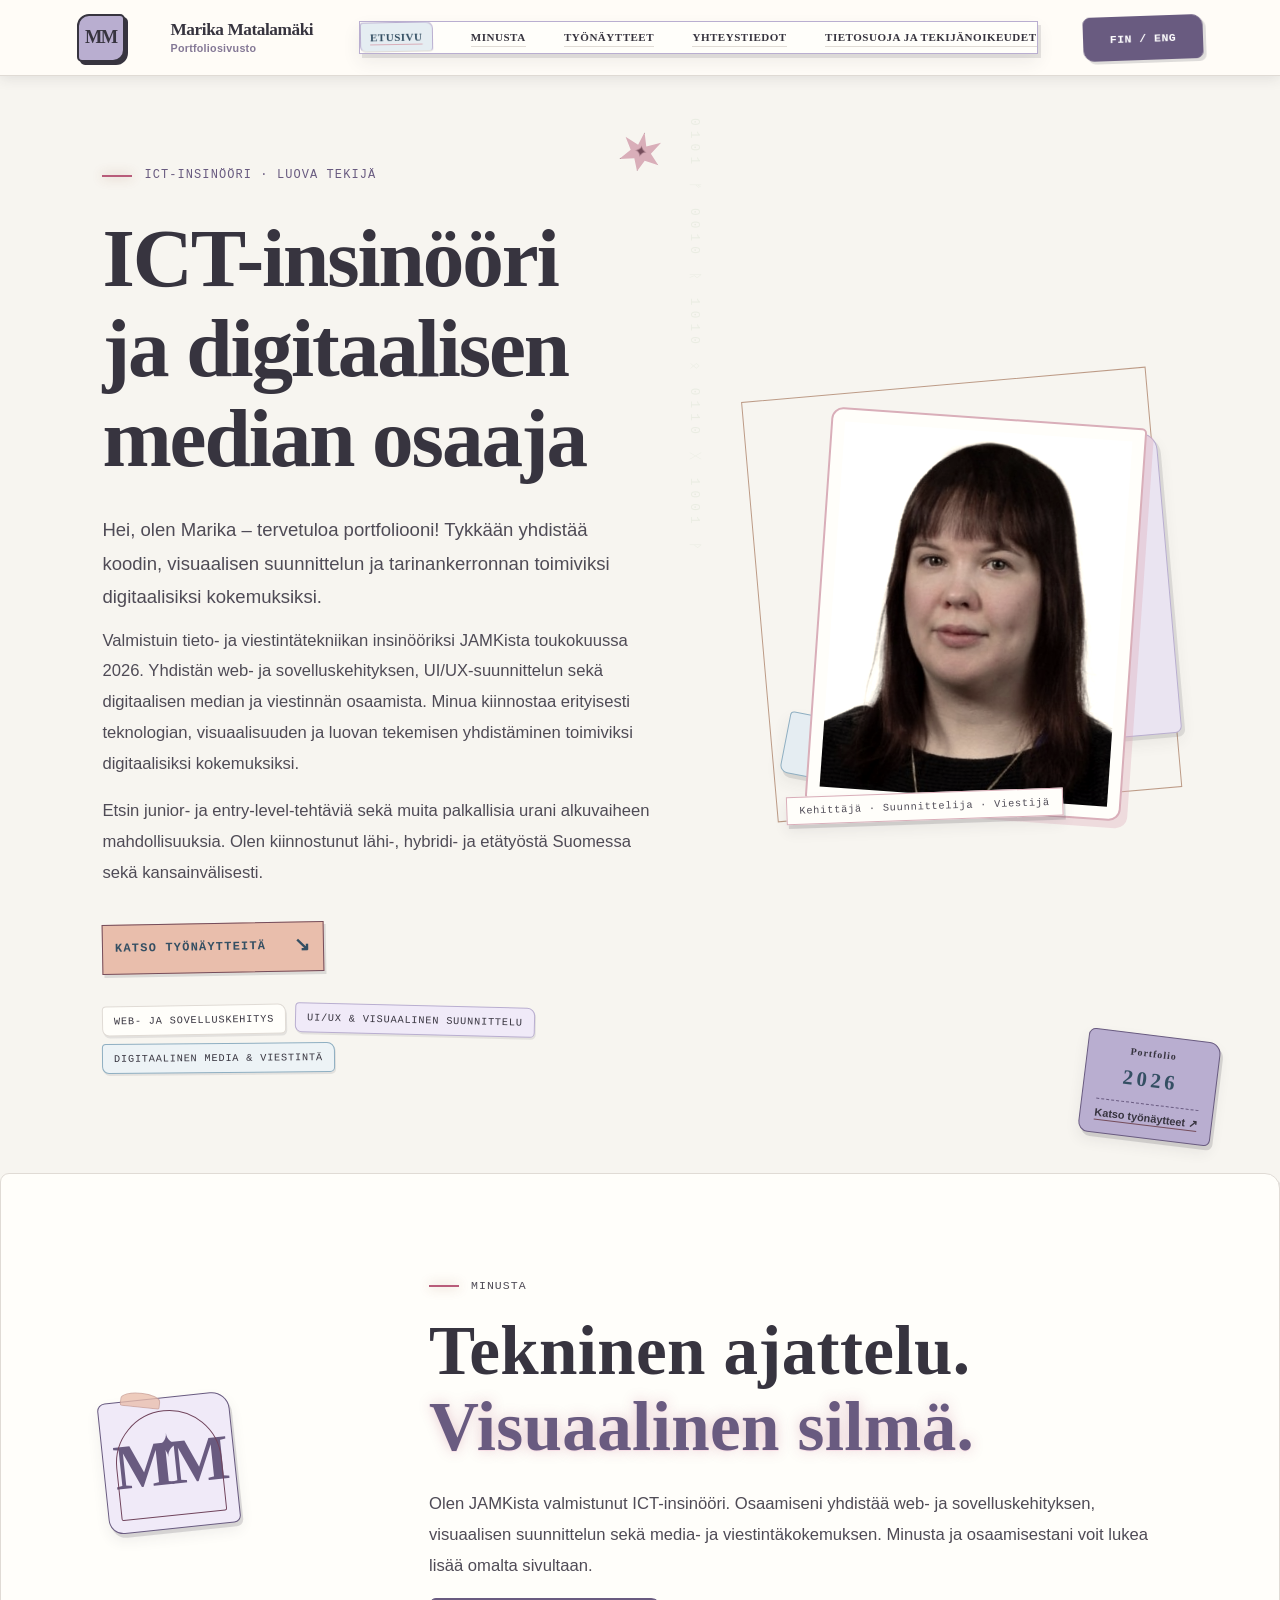
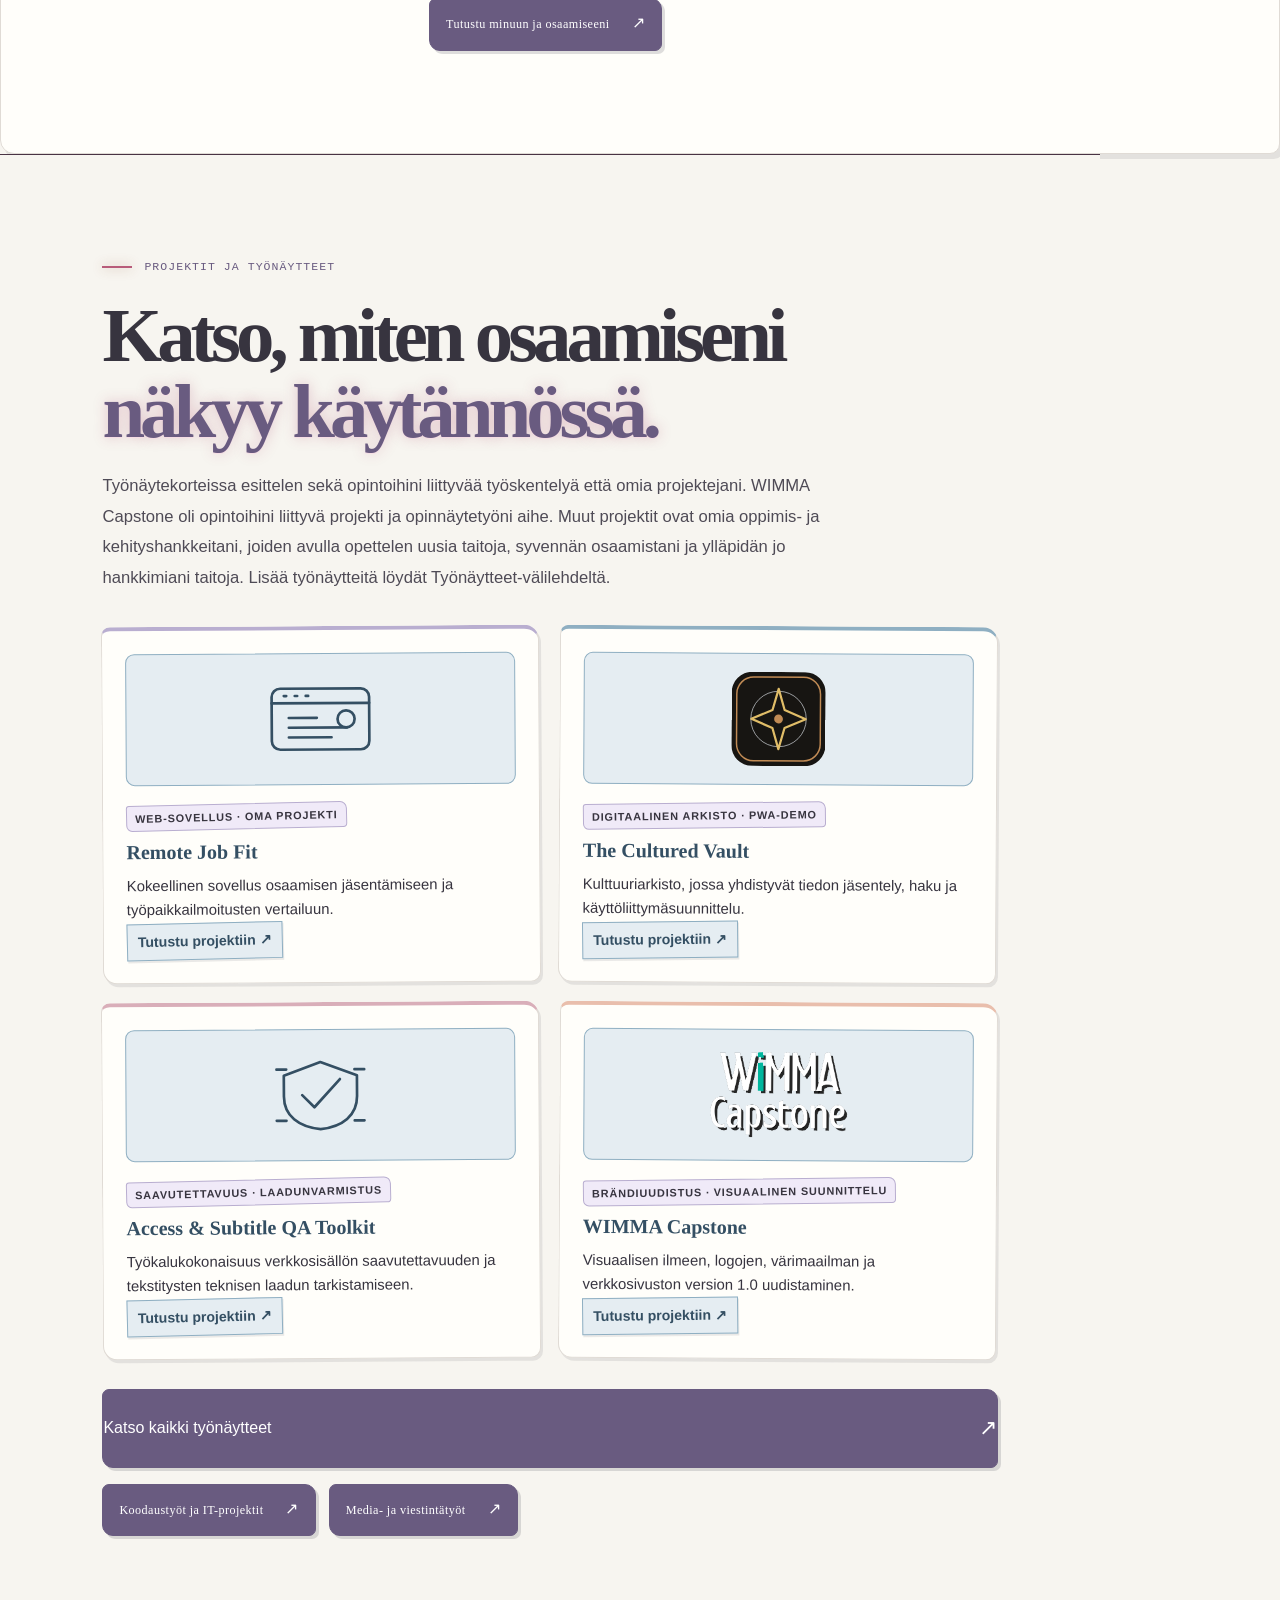
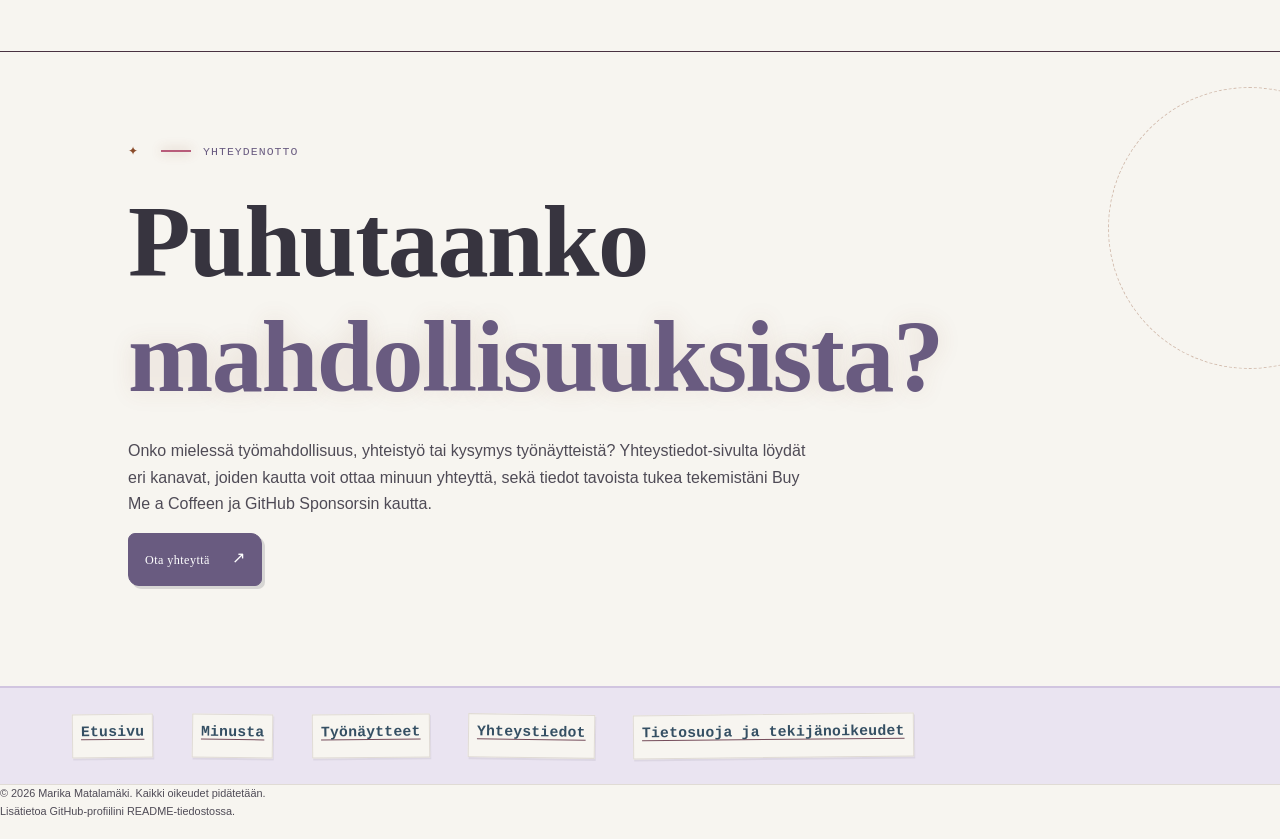
<file: index.html>
<!doctype html>
<!--
  CODE MAP / COMMENTING GUIDE
  File purpose: Sivuston etusivu: sisältää sivun rakenteen, pääsisällön ja etusivun osiot.
  Structure: HEAD sisältää metatiedot ja resurssilinkit; BODY sisältää kävijälle näkyvän sivun.
  Etsi osioita tämän tiedoston ALKAA- ja PÄÄTTYY-merkintöjen avulla.
-->
<html lang="fi">
<!-- HEAD SECTION STARTS: metadata, page title, and stylesheets. -->
<head>
  <meta charset="utf-8">
  <meta name="viewport" content="width=device-width, initial-scale=1">
  <meta name="description" content="Marika Matalamäki — ICT-insinööri, web-kehitys, frontend, UI/UX, visuaalinen suunnittelu ja media.">
  <link rel="canonical" href="https://marikamatala.github.io/">
  <meta property="og:type" content="website">
  <meta property="og:locale" content="fi_FI">
  <meta property="og:site_name" content="Marika Matalamäki — Portfolio">
  <meta property="og:title" content="Marika Matalamäki — Portfolio 2026">
  <meta property="og:description" content="ICT-insinööri, web-kehitys, frontend, UI/UX, visuaalinen suunnittelu ja media.">
  <meta property="og:url" content="https://marikamatala.github.io/">
  <meta property="og:image" content="https://marikamatala.github.io/images/omakuva.png">
  <meta property="og:image:alt" content="Marika Matalamäen portfolio ja profiilikuva">
  <meta name="robots" content="index, follow">
  <meta name="theme-color" content="#F7F5F0">
  <meta name="referrer" content="strict-origin-when-cross-origin">
  <script type="application/ld+json">
  {
    "@context": "https://schema.org",
    "@type": "Person",
    "name": "Marika Matalamäki",
    "jobTitle": "ICT Engineer",
    "description": "ICT engineer focused on web and application development, frontend, UI/UX, visual design, digital media and communications.",
    "url": "https://marikamatala.github.io/",
    "image": "https://marikamatala.github.io/images/omakuva.png",
    "sameAs": [
      "https://www.linkedin.com/in/marika-matalamaki/",
      "https://github.com/MarikaMatala"
    ]
  }
  </script>
  <meta http-equiv="Content-Security-Policy" content="default-src 'self'; base-uri 'self'; object-src 'none'; form-action 'self'; upgrade-insecure-requests; script-src 'self' 'unsafe-inline' https://cloud.umami.is https://cdn.jsdelivr.net; style-src 'self' 'unsafe-inline' https://fonts.googleapis.com; font-src 'self' https://fonts.gstatic.com; img-src 'self' data: https://raw.githubusercontent.com; connect-src 'self' https://cloud.umami.is">
  <meta http-equiv="Permissions-Policy" content="camera=(), microphone=(), geolocation=()">
  <title data-fi-title="Marika Matalamäki — Portfolio 2026" data-en-title="Marika Matalamäki — Portfolio 2026">Marika Matalamäki — Portfolio 2026</title>
  <!-- EDITING TIP: the page styles are defined in style.css. Comments are not displayed on the website. -->
  <link rel="stylesheet" href="style.css?v=49">
  <link rel="preconnect" href="https://fonts.googleapis.com">
  <link rel="preconnect" href="https://fonts.gstatic.com" crossorigin>
  <link href="https://fonts.googleapis.com/css2?family=Fraunces:opsz,wght@9..144,400;9..144,500;9..144,600;9..144,700&family=IBM+Plex+Mono:wght@400;500;600&family=Source+Sans+3:wght@400;500;600;700;800&display=swap" rel="stylesheet">
  <script src="script.js?v=25" defer></script>
  <style>
    .home-project-grid{display:grid;grid-template-columns:repeat(2,minmax(0,1fr));gap:1.15rem;margin:2rem 0 1.5rem}
    .home-project-card{display:flex;flex-direction:column;align-items:flex-start;min-width:0;min-height:100%;padding:1.45rem;border:1px solid #D9AEB9;border-radius:16px;background:linear-gradient(145deg,#FFFEFA,#F7F5F0);color:#37343F!important;text-decoration:none!important;box-shadow:0 12px 28px rgba(0,0,0,.24);transition:transform .2s ease,border-color .2s ease,box-shadow .2s ease}
    .home-project-card:hover{transform:translateY(-4px);border-color:#695B80;box-shadow:0 16px 34px rgba(0,0,0,.34)}
    .home-project-card:focus-visible{outline:3px solid #344F63;outline-offset:4px}

    .home-project-icon{display:grid;place-items:center;width:100%;height:132px;margin:0 0 1.1rem;padding:1rem;border:1px solid rgba(143,175,194,.45);border-radius:12px;background:radial-gradient(ellipse at 50% 45%,rgba(185,174,208,.20),transparent 68%),linear-gradient(135deg,#EAE4F1,#F0EDF4);color:#344F63;overflow:hidden}
    .home-project-icon svg{width:min(82%,190px);height:78px;fill:none;stroke:#344F63;stroke-width:2.2;stroke-linecap:round;stroke-linejoin:round}
    .home-project-icon img{display:block;max-width:82%;max-height:90px;object-fit:contain}
    .home-project-icon--vault img{max-width:94px;max-height:94px}
    .home-project-icon--wimma{background:linear-gradient(135deg,#e8e2d4,#d5d0c3)}
    .home-project-icon--wimma img{max-width:90%;max-height:86px}

    .home-project-type{margin-bottom:.55rem;color:#466D60;font-size:.68rem;font-weight:800;letter-spacing:.08em;line-height:1.5}
    .home-project-card strong{margin-bottom:.55rem;color:#695B80;font-family:"Lora",Georgia,serif;font-size:1.25rem;line-height:1.3;overflow-wrap:anywhere}
    .home-project-description{color:#4F4B56;font-size:.93rem;line-height:1.65}
    .home-project-link{margin-top:auto;padding-top:1.2rem;color:#344F63;font-weight:800;font-size:.88rem}
    .home-work-categories{display:flex;flex-wrap:wrap;gap:.8rem;margin-top:1rem}
    @media(max-width:700px){.home-project-grid{grid-template-columns:1fr;gap:.9rem}.home-project-card{padding:1.2rem;min-height:0}}
    @media(prefers-reduced-motion:reduce){.home-project-card{transition:none}.home-project-card:hover{transform:none}}
  </style>

  <!-- Umami Cloud: visitor analytics. Add ?owner=1 to the URL to mark visits from this browser as owner visits. -->
  <script>
    (function () {
      const params = new URLSearchParams(window.location.search);
      if (params.get('owner') === '1') {
        localStorage.setItem('portfolio-analytics-owner', '1');
      } else if (params.get('owner') === '0') {
        localStorage.removeItem('portfolio-analytics-owner');
      }

      const tracker = document.createElement('script');
      tracker.defer = true;
      tracker.src = 'https://cloud.umami.is/script.js';
      tracker.dataset.websiteId = '0f1e9249-905e-4386-881c-295fd7c92e3c';

      if (localStorage.getItem('portfolio-analytics-owner') === '1') {
        tracker.dataset.distinctId = 'portfolio-owner';
      }

      document.head.appendChild(tracker);
    })();
  </script>
  <link rel="stylesheet" href="bullet-journal.css?v=9">
</head>
<!-- HEAD SECTION ENDS. -->
<!-- BODY SECTION STARTS: the visible page content. -->
<body>
  
  
  <a class="skip-link" href="#main-content" data-fi="Siirry sisältöön" data-en="Skip to content">Siirry sisältöön</a>

  <header class="site-header">
    <a class="site-wordmark" href="index.html#home" aria-label="Marika Matalamäki — etusivu">MM</a>
    <a class="wordmark full-name" href="index.html#home" aria-label="Marika Matalamäki, etusivu"><span class="wordmark-name">Marika Matalamäki</span><br class="wordmark-break"><span class="wordmark-subtitle" data-fi="Portfoliosivusto" data-en="Portfolio website">Portfoliosivusto</span></a>
    <button class="menu-toggle" id="menu-toggle" type="button" aria-expanded="false" aria-controls="primary-navigation" aria-label="Avaa navigaatiovalikko"><span></span><span></span><span></span></button>
    <nav id="primary-navigation" aria-label="Päänavigaatio">
      <a href="index.html" aria-current="page" data-fi="Etusivu" data-en="Home">Etusivu</a>
      <a href="minusta.html" data-fi="Minusta" data-en="About">Minusta</a>
      <a href="tyonaytteet.html" data-fi="Työnäytteet" data-en="Work samples">Työnäytteet</a>
      <a href="yhteystiedot.html" data-fi="Yhteystiedot" data-en="Contact">Yhteystiedot</a>
      <a href="tietosuoja-ja-tekijanoikeudet.html" data-fi="Tietosuoja ja tekijänoikeudet" data-en="Privacy and copyright">Tietosuoja ja tekijänoikeudet</a>
    </nav>
    <button class="language-toggle" id="language-toggle" type="button" aria-label="Vaihda sivuston kieltä / Change language" title="FIN / ENG"><span class="language-label" data-fi="FIN / ENG" data-en="ENG / FIN">FIN / ENG</span></button>
  </header>

  <!-- HOME PAGE: introduction and profile image. The image file path is specified in the img element below. -->
  <!-- MAIN CONTENT STARTS: the primary content of the page. -->
<main id="main-content">
    <section class="hero section-wrap" id="home">
      <div class="hero-copy">
        <p class="eyebrow"><span class="eyebrow-line"></span><span data-fi="ICT-insinööri · Luova tekijä" data-en="ICT Engineer · Creative Maker">ICT-insinööri · Luova tekijä</span></p>
        <h1 data-fi="ICT-insinööri ja digitaalisen median osaaja" data-en="ICT Engineer and Digital Creative">ICT-insinööri ja digitaalisen median osaaja</h1>
        <p class="hero-greeting" data-fi="Hei, olen Marika – tervetuloa portfoliooni! Tykkään yhdistää koodin, visuaalisen suunnittelun ja tarinankerronnan toimiviksi digitaalisiksi kokemuksiksi." data-en="Hi, I’m Marika – welcome to my portfolio! I enjoy bringing code, visual design and storytelling together to create useful digital experiences.">Hei, olen Marika – tervetuloa portfoliooni! Tykkään yhdistää koodin, visuaalisen suunnittelun ja tarinankerronnan toimiviksi digitaalisiksi kokemuksiksi.</p>
        <p class="hero-intro" data-fi="Valmistuin tieto- ja viestintätekniikan insinööriksi JAMKista toukokuussa 2026. Yhdistän web- ja sovelluskehityksen, UI/UX-suunnittelun sekä digitaalisen median ja viestinnän osaamista. Minua kiinnostaa erityisesti teknologian, visuaalisuuden ja luovan tekemisen yhdistäminen toimiviksi digitaalisiksi kokemuksiksi." data-en="I graduated with a Bachelor of Engineering in Information and Communications Technology from JAMK in May 2026. My skills combine web and application development, UI/UX design, digital media and communications. I’m especially interested in bringing technology, visual design and creative work together to build useful digital experiences.">Valmistuin tieto- ja viestintätekniikan insinööriksi JAMKista toukokuussa 2026. Yhdistän web- ja sovelluskehityksen, UI/UX-suunnittelun sekä digitaalisen median ja viestinnän osaamista. Minua kiinnostaa erityisesti teknologian, visuaalisuuden ja luovan tekemisen yhdistäminen toimiviksi digitaalisiksi kokemuksiksi.</p>
        <p class="hero-intro" data-fi="Etsin junior- ja entry-level-tehtäviä sekä muita palkallisia urani alkuvaiheen mahdollisuuksia. Olen kiinnostunut lähi-, hybridi- ja etätyöstä Suomessa sekä kansainvälisesti." data-en="I’m looking for junior and entry-level roles, as well as other paid early-career opportunities. I’m open to on-site, hybrid and remote work in Finland and internationally.">Etsin junior- ja entry-level-tehtäviä sekä muita palkallisia urani alkuvaiheen mahdollisuuksia. Olen kiinnostunut lähi-, hybridi- ja etätyöstä Suomessa sekä kansainvälisesti.</p>
        <a class="text-link" href="tyonaytteet.html"><span data-fi="Katso työnäytteitä" data-en="View my work">Katso työnäytteitä</span> <span aria-hidden="true">↘</span></a>
        <div class="hero-tags" aria-label="Osaamisalueet">
          <span data-fi="WEB- JA SOVELLUSKEHITYS" data-en="WEB & APPLICATION DEVELOPMENT">WEB- JA SOVELLUSKEHITYS</span><span data-fi="UI/UX & VISUAALINEN SUUNNITTELU" data-en="UI/UX & VISUAL DESIGN">UI/UX & VISUAALINEN SUUNNITTELU</span><span data-fi="DIGITAALINEN MEDIA & VIESTINTÄ" data-en="DIGITAL MEDIA & COMMUNICATIONS">DIGITAALINEN MEDIA & VIESTINTÄ</span>
        </div>
      </div>
      <div class="portrait-wrap">
        <div class="portrait-shape shape-one"></div>
        <div class="portrait-shape shape-two"></div>
        <div class="portrait-frame">
          <img src="images/omakuva.png" alt="Marika Matalamäki" data-fi-alt="Marika Matalamäki" data-en-alt="Marika Matalamäki" class="portrait" fetchpriority="high" decoding="async" onerror="this.style.display='none';this.nextElementSibling.style.display='grid'">
          <div class="image-placeholder portrait-placeholder">
            <span class="placeholder-mark">MM</span>
            <span data-fi="Profiilikuva ei latautunut." data-en="The profile image could not be loaded.">Profiilikuva ei latautunut.</span>
          </div>
        </div>
        <span class="portrait-caption" data-fi="Kehittäjä · Suunnittelija · Viestijä" data-en="Developer · Designer · Communicator">Kehittäjä · Suunnittelija · Viestijä</span>
      </div>
      <a class="hero-index" href="tyonaytteet.html" aria-label="Portfolio 2026 – katso työnäytteet" data-fi-label="Portfolio 2026 – katso työnäytteet" data-en-label="Portfolio 2026 – view work samples"><span class="portfolio-word">Portfolio</span><span class="portfolio-year">2026</span><span class="portfolio-action" data-fi="Katso työnäytteet ↗" data-en="View work samples ↗">Katso työnäytteet ↗</span></a>
    </section>

    <!-- ABOUT: update the introduction text and skill areas here. -->
    <section class="home-about-teaser section-wrap" id="about-preview">
      <div class="home-about-emblem" aria-hidden="true"><span>✦</span><span>MM</span></div>
      <div class="home-about-copy">
        <p class="eyebrow"><span class="eyebrow-line"></span><span data-fi="Minusta" data-en="About me">Minusta</span></p>
        <h2 data-fi="Tekninen ajattelu.<br><em>Visuaalinen silmä.</em>" data-en="Technical thinking.<br><em>Visual instinct.</em>">Tekninen ajattelu.<br><em>Visuaalinen silmä.</em></h2>
        <p data-fi="Olen JAMKista valmistunut ICT-insinööri. Osaamiseni yhdistää web- ja sovelluskehityksen, visuaalisen suunnittelun sekä media- ja viestintäkokemuksen. Minusta ja osaamisestani voit lukea lisää omalta sivultaan." data-en="I am an ICT engineer who graduated from JAMK. My skills combine web and application development with visual design and experience in media and communications. Read more about me and my skills on the dedicated page.">Olen JAMKista valmistunut ICT-insinööri. Osaamiseni yhdistää web- ja sovelluskehityksen, visuaalisen suunnittelun sekä media- ja viestintäkokemuksen. Minusta ja osaamisestani voit lukea lisää omalta sivultaan.</p>
        <a class="gothic-button" href="minusta.html"><span data-fi="Tutustu minuun ja osaamiseeni" data-en="About me and my skills">Tutustu minuun ja osaamiseeni</span><span aria-hidden="true">↗</span></a>
      </div>
    </section>

    <section class="home-work-cta-section section-wrap" id="work">
      <p class="eyebrow"><span class="eyebrow-line"></span><span data-fi="Projektit ja työnäytteet" data-en="Projects and work samples">Projektit ja työnäytteet</span></p>
      <h2 data-fi="Katso, miten osaamiseni<br><em>näkyy käytännössä.</em>" data-en="See my skills<br><em>in practice.</em>">Katso, miten osaamiseni<br><em>näkyy käytännössä.</em></h2>
      <p data-fi="Työnäytekorteissa esittelen sekä opintoihini liittyvää työskentelyä että omia projektejani. WIMMA Capstone oli opintoihini liittyvä projekti ja opinnäytetyöni aihe. Muut projektit ovat omia oppimis- ja kehityshankkeitani, joiden avulla opettelen uusia taitoja, syvennän osaamistani ja ylläpidän jo hankkimiani taitoja. Lisää työnäytteitä löydät Työnäytteet-välilehdeltä." data-en="The project cards showcase both work related to my studies and personal projects. WIMMA Capstone was a study-related project and the subject of my thesis. The other projects are personal learning and development projects that help me acquire new skills, deepen my knowledge and maintain the skills I have already gained. You can find more examples on the Work Samples page.">Työnäytekorteissa esittelen sekä opintoihini liittyvää työskentelyä että omia projektejani. WIMMA Capstone oli opintoihini liittyvä projekti ja opinnäytetyöni aihe. Muut projektit ovat omia oppimis- ja kehityshankkeitani, joiden avulla opettelen uusia taitoja, syvennän osaamistani ja ylläpidän jo hankkimiani taitoja. Lisää työnäytteitä löydät Työnäytteet-välilehdeltä.</p>
      <div class="home-project-grid" aria-label="Valikoidut työnäytteet">
        <a class="home-project-card" href="koodaustyot.html#remote-job-fit-demo">
          <span class="home-project-icon home-project-icon--remote" aria-hidden="true"><svg viewBox="0 0 96 64" focusable="false"><rect x="8" y="7" width="80" height="50" rx="7"/><path d="M8 19h80M18 13h2m7 0h2m7 0h2M22 31h23M22 39h48M22 47h35"/><circle cx="69" cy="32" r="7"/></svg></span>
          <span class="home-project-type" data-fi="WEB-SOVELLUS · OMA PROJEKTI" data-en="WEB APPLICATION · PERSONAL PROJECT">WEB-SOVELLUS · OMA PROJEKTI</span>
          <strong>Remote Job Fit</strong>
          <span class="home-project-description" data-fi="Kokeellinen sovellus osaamisen jäsentämiseen ja työpaikkailmoitusten vertailuun." data-en="An experimental application for organising skills and comparing them with job postings.">Kokeellinen sovellus osaamisen jäsentämiseen ja työpaikkailmoitusten vertailuun.</span>
          <span class="home-project-link" data-fi="Tutustu projektiin ↗" data-en="Explore project ↗">Tutustu projektiin ↗</span>
        </a>
        <a class="home-project-card" href="koodaustyot.html#the-cultured-vault-demo">
          <span class="home-project-icon home-project-icon--vault" aria-hidden="true"><img src="The-Cultured-Vault-demo/icons/vault-icon.svg" alt="" loading="lazy"></span>
          <span class="home-project-type" data-fi="DIGITAALINEN ARKISTO · PWA-DEMO" data-en="DIGITAL ARCHIVE · PWA DEMO">DIGITAALINEN ARKISTO · PWA-DEMO</span>
          <strong>The Cultured Vault</strong>
          <span class="home-project-description" data-fi="Kulttuuriarkisto, jossa yhdistyvät tiedon jäsentely, haku ja käyttöliittymäsuunnittelu." data-en="A cultural archive combining information organisation, search and interface design.">Kulttuuriarkisto, jossa yhdistyvät tiedon jäsentely, haku ja käyttöliittymäsuunnittelu.</span>
          <span class="home-project-link" data-fi="Tutustu projektiin ↗" data-en="Explore project ↗">Tutustu projektiin ↗</span>
        </a>
        <a class="home-project-card" href="koodaustyot.html#access-subtitle-qa-toolkit">
          <span class="home-project-icon home-project-icon--qa" aria-hidden="true"><svg viewBox="0 0 96 64" focusable="false"><path d="M48 5 78 16v17c0 16-12 25-30 27C30 58 18 49 18 33V16z"/><path d="m33 32 10 10 21-23"/><path d="M12 11h8m56 0h8M12 53h8m56 0h8"/></svg></span>
          <span class="home-project-type" data-fi="SAAVUTETTAVUUS · LAADUNVARMISTUS" data-en="ACCESSIBILITY · QUALITY ASSURANCE">SAAVUTETTAVUUS · LAADUNVARMISTUS</span>
          <strong>Access &amp; Subtitle QA Toolkit</strong>
          <span class="home-project-description" data-fi="Työkalukokonaisuus verkkosisällön saavutettavuuden ja tekstitysten teknisen laadun tarkistamiseen." data-en="A toolkit for checking web accessibility and the technical quality of subtitles.">Työkalukokonaisuus verkkosisällön saavutettavuuden ja tekstitysten teknisen laadun tarkistamiseen.</span>
          <span class="home-project-link" data-fi="Tutustu projektiin ↗" data-en="Explore project ↗">Tutustu projektiin ↗</span>
        </a>
        <a class="home-project-card" href="media-ja-viestinta.html#wimma">
          <span class="home-project-icon home-project-icon--wimma" aria-hidden="true"><img src="images/wi-branding/wimma-capstone-logo.png" alt="" loading="lazy"></span>
          <span class="home-project-type" data-fi="BRÄNDIUUDISTUS · VISUAALINEN SUUNNITTELU" data-en="BRAND RENEWAL · VISUAL DESIGN">BRÄNDIUUDISTUS · VISUAALINEN SUUNNITTELU</span>
          <strong>WIMMA Capstone</strong>
          <span class="home-project-description" data-fi="Visuaalisen ilmeen, logojen, värimaailman ja verkkosivuston version 1.0 uudistaminen." data-en="A visual identity refresh covering logos, colour palette and website version 1.0.">Visuaalisen ilmeen, logojen, värimaailman ja verkkosivuston version 1.0 uudistaminen.</span>
          <span class="home-project-link" data-fi="Tutustu projektiin ↗" data-en="Explore project ↗">Tutustu projektiin ↗</span>
        </a>
      </div>
      <a class="home-work-cta" href="tyonaytteet.html"><span data-fi="Katso kaikki työnäytteet" data-en="View all work samples">Katso kaikki työnäytteet</span><span aria-hidden="true">↗</span></a>
      <div class="home-work-categories">
        <a class="gothic-button" href="koodaustyot.html"><span data-fi="Koodaustyöt ja IT-projektit" data-en="Coding and IT projects">Koodaustyöt ja IT-projektit</span><span aria-hidden="true">↗</span></a>
        <a class="gothic-button" href="media-ja-viestinta.html"><span data-fi="Media- ja viestintätyöt" data-en="Media and communications">Media- ja viestintätyöt</span><span aria-hidden="true">↗</span></a>
      </div>
    </section>

    <section class="contact-section section-wrap home-contact-cta" id="contact">
      <p class="eyebrow"><span class="eyebrow-line"></span><span data-fi="Yhteydenotto" data-en="Get in touch">Yhteydenotto</span></p>
      <h2 data-fi="Puhutaanko<br><em>mahdollisuuksista?</em>" data-en="Let's talk about<br><em>opportunities.</em>">Puhutaanko<br><em>mahdollisuuksista?</em></h2>
      <p data-fi="Onko mielessä työmahdollisuus, yhteistyö tai kysymys työnäytteistä? Yhteystiedot-sivulta löydät eri kanavat, joiden kautta voit ottaa minuun yhteyttä, sekä tiedot tavoista tukea tekemistäni Buy Me a Coffeen ja GitHub Sponsorsin kautta." data-en="Have a job opportunity, collaboration idea or a question about my work? The Contact page lists the different ways to get in touch with me, as well as information about supporting my work through Buy Me a Coffee and GitHub Sponsors.">Onko mielessä työmahdollisuus, yhteistyö tai kysymys työnäytteistä? Yhteystiedot-sivulta löydät eri kanavat, joiden kautta voit ottaa minuun yhteyttä, sekä tiedot tavoista tukea tekemistäni Buy Me a Coffeen ja GitHub Sponsorsin kautta.</p>
      <a class="gothic-button" href="yhteystiedot.html#contact"><span data-fi="Ota yhteyttä" data-en="Get in touch">Ota yhteyttä</span><span aria-hidden="true">↗</span></a>
    </section>
  <!-- MAIN CONTENT ENDS. -->
</main>

  <footer class="site-footer section-wrap">
    <nav class="footer-nav" aria-label="Alatunnisteen navigaatio">
      <a href="index.html" data-fi="Etusivu" data-en="Home">Etusivu</a>
      <a href="minusta.html" data-fi="Minusta" data-en="About">Minusta</a>
      <a href="tyonaytteet.html" data-fi="Työnäytteet" data-en="Work samples">Työnäytteet</a>
      <a href="yhteystiedot.html" data-fi="Yhteystiedot" data-en="Contact">Yhteystiedot</a>
      <a href="tietosuoja-ja-tekijanoikeudet.html" data-fi="Tietosuoja ja tekijänoikeudet" data-en="Privacy and copyright">Tietosuoja ja tekijänoikeudet</a>
    </nav>
  </footer>
  <div class="copyright-bar">
    <p class="footer-rights" data-fi="© 2026 Marika Matalamäki. Kaikki oikeudet pidätetään.<br>Lisätietoa GitHub-profiilini README-tiedostossa." data-en="© 2026 Marika Matalamäki. All rights reserved.<br>More information in my GitHub profile README.">© 2026 Marika Matalamäki. Kaikki oikeudet pidätetään.<br>Lisätietoa GitHub-profiilini README-tiedostossa.</p>
  </div>
<!-- BODY SECTION ENDS: the page content ends here. -->
</body>
</html>
</file>
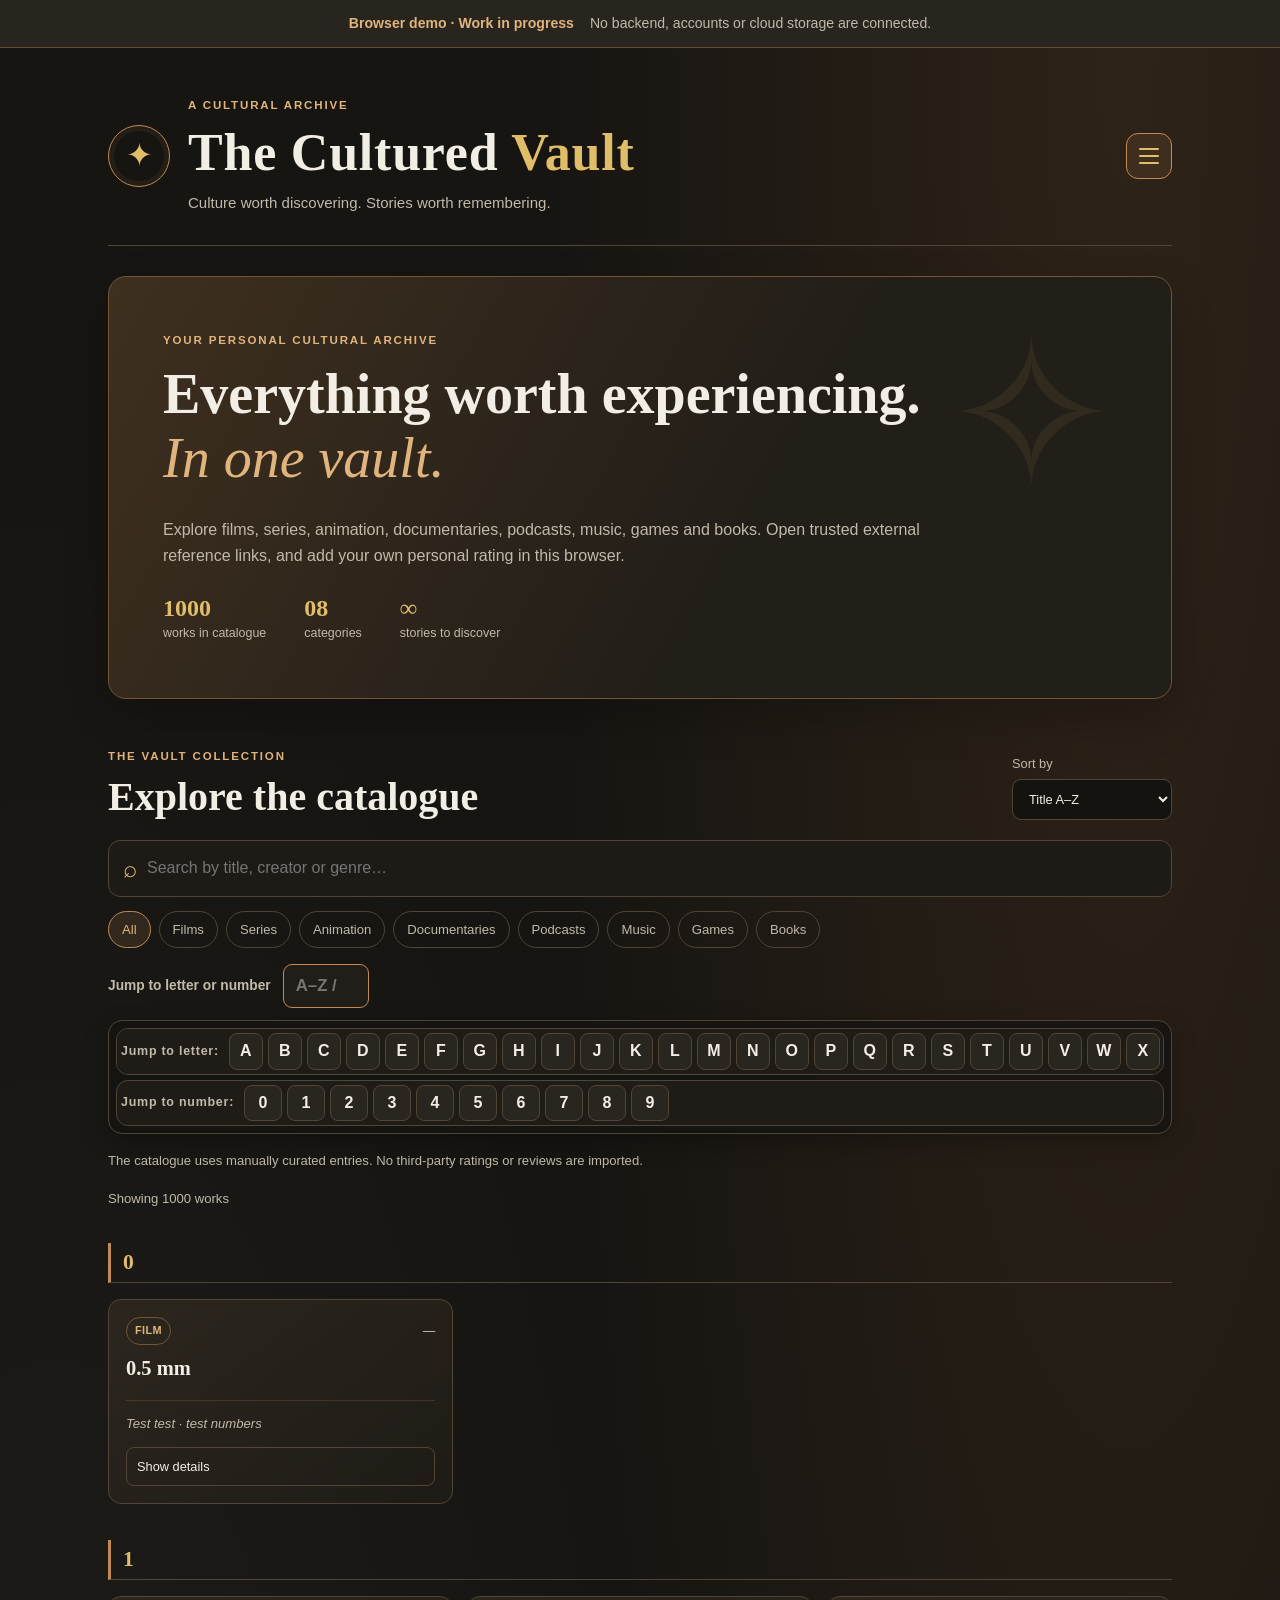
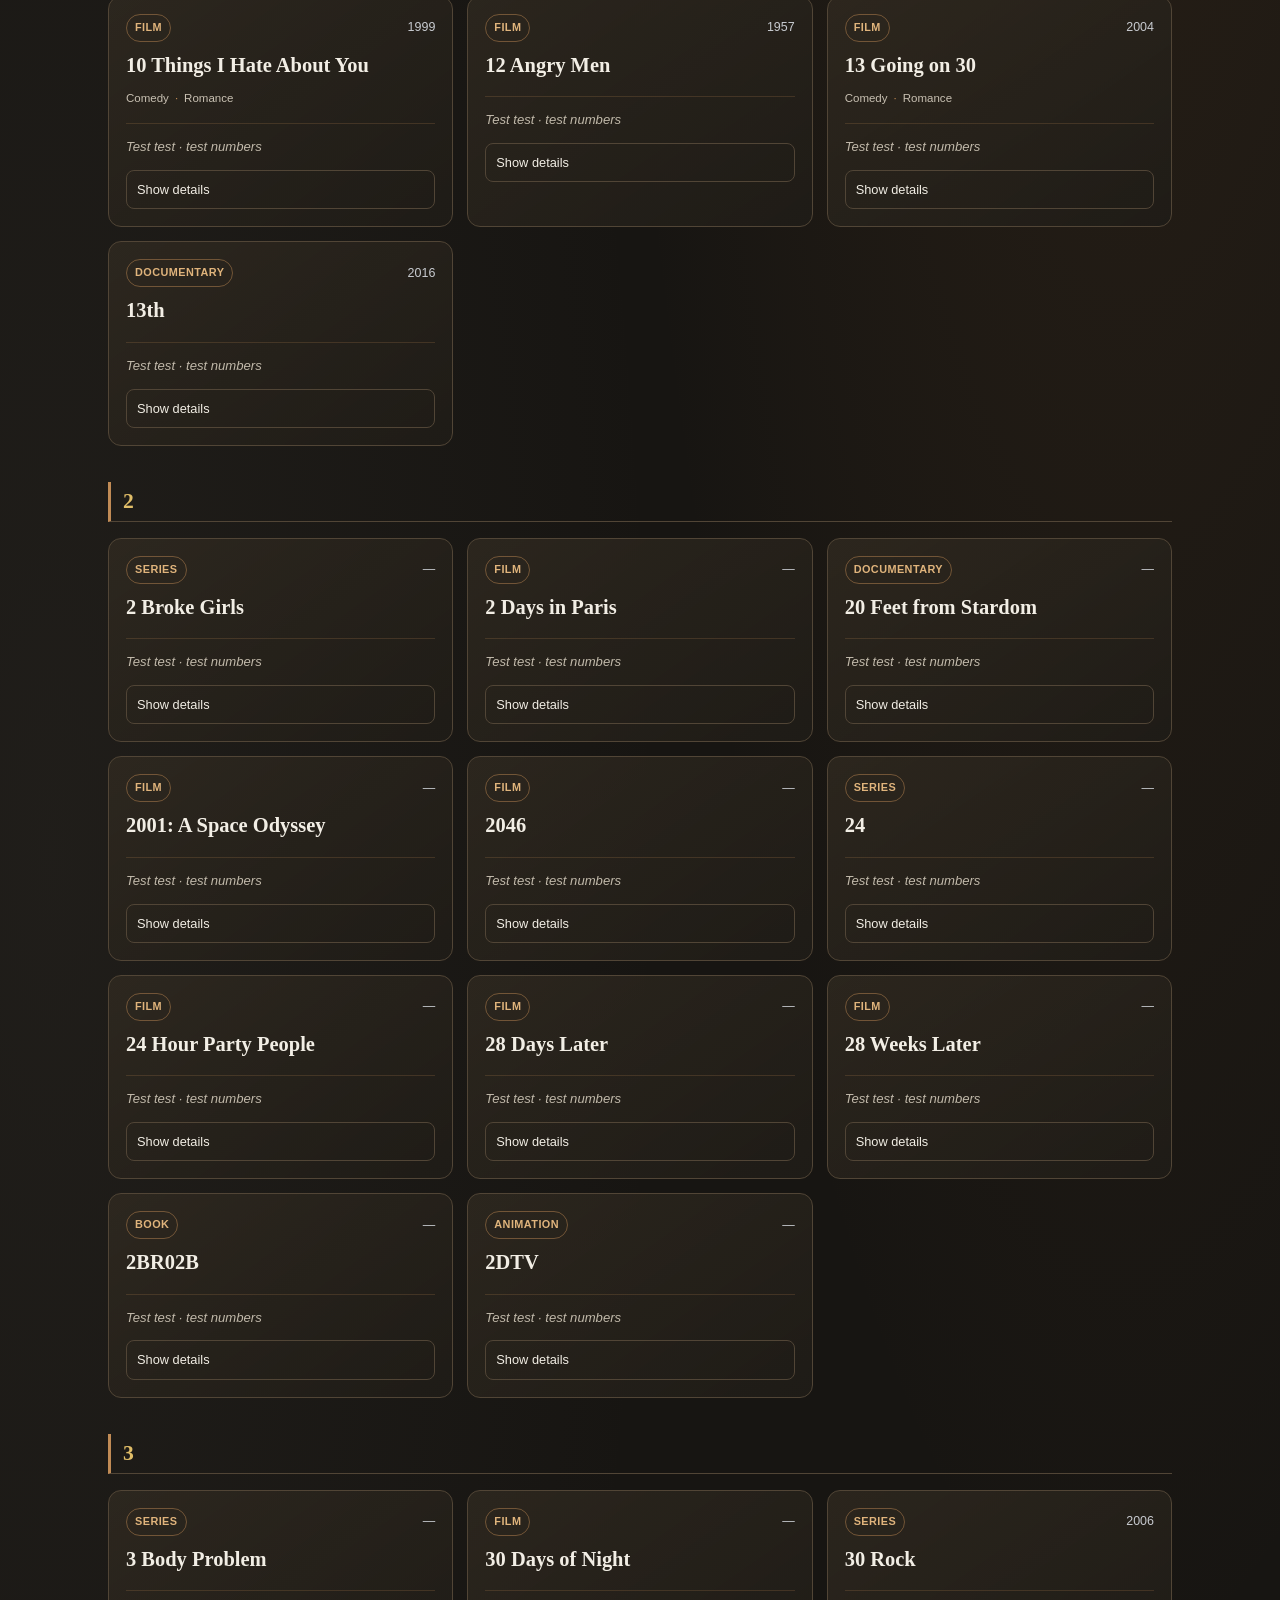
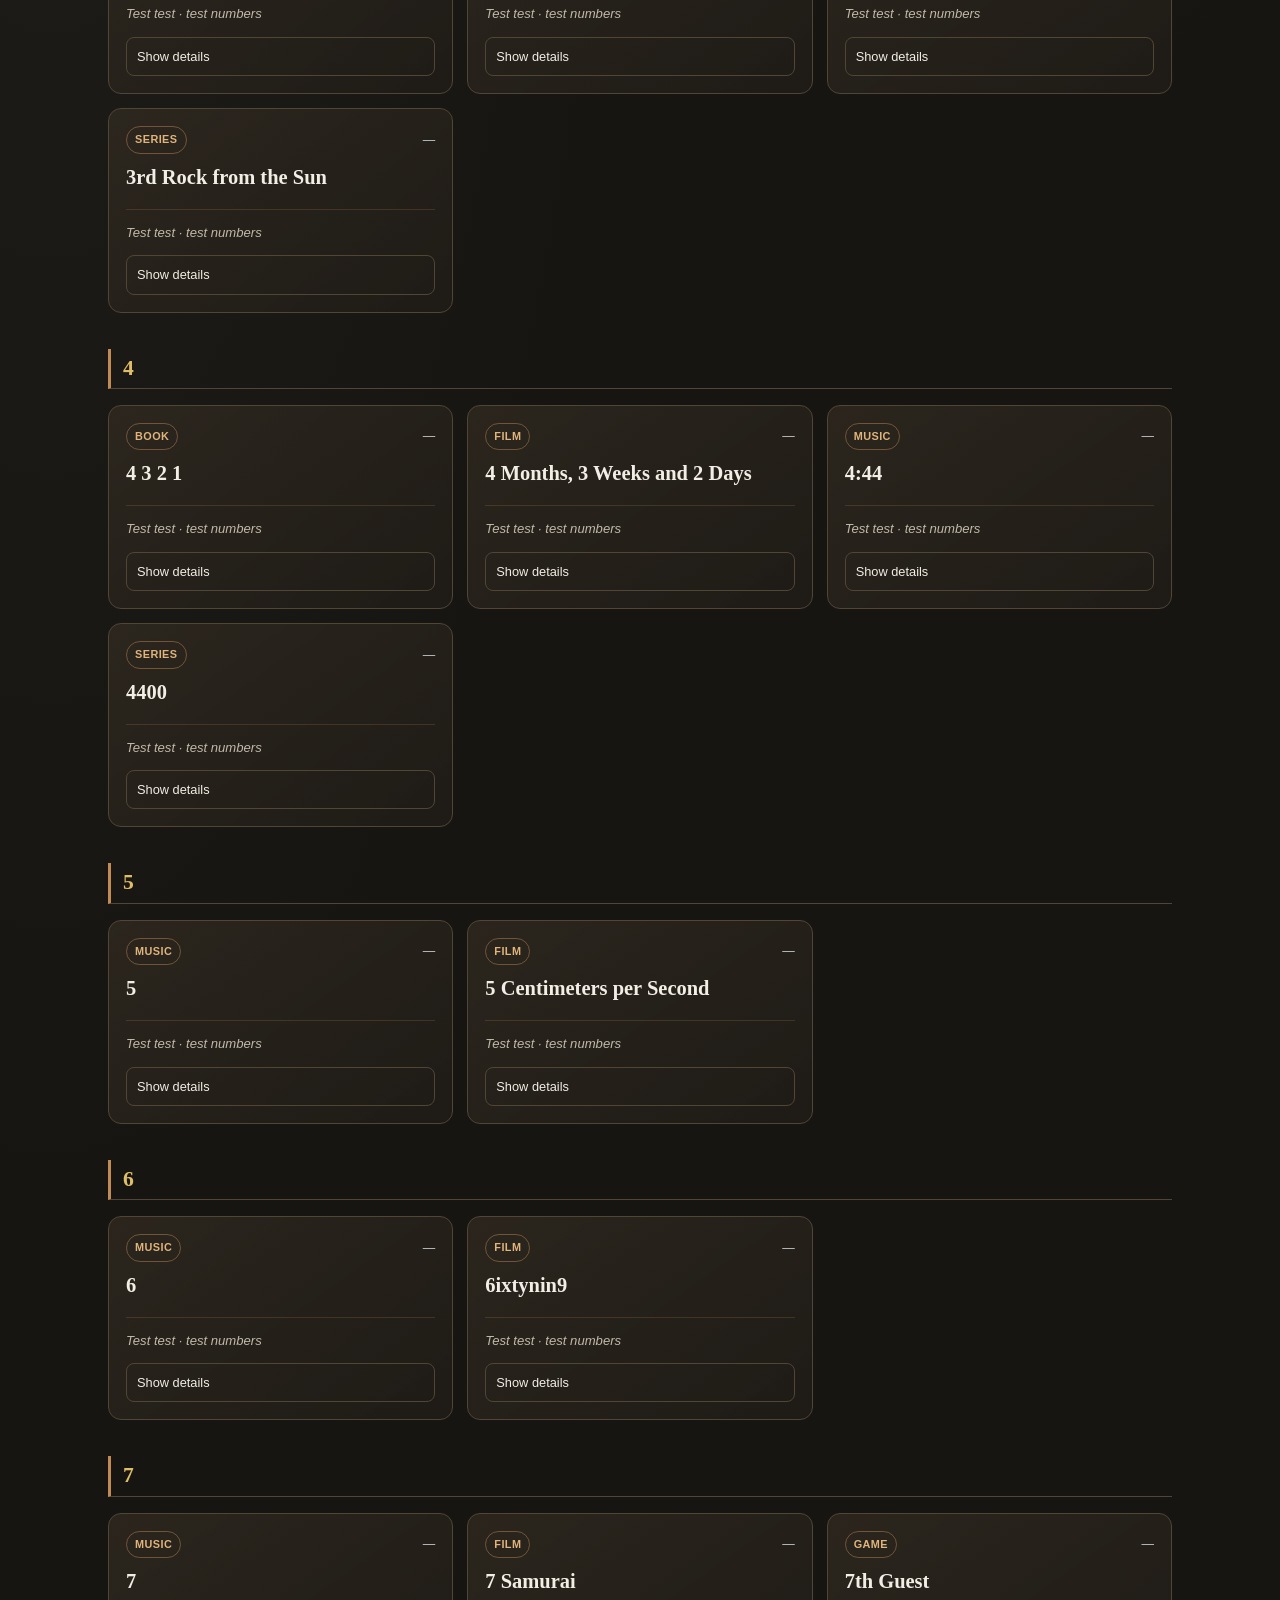
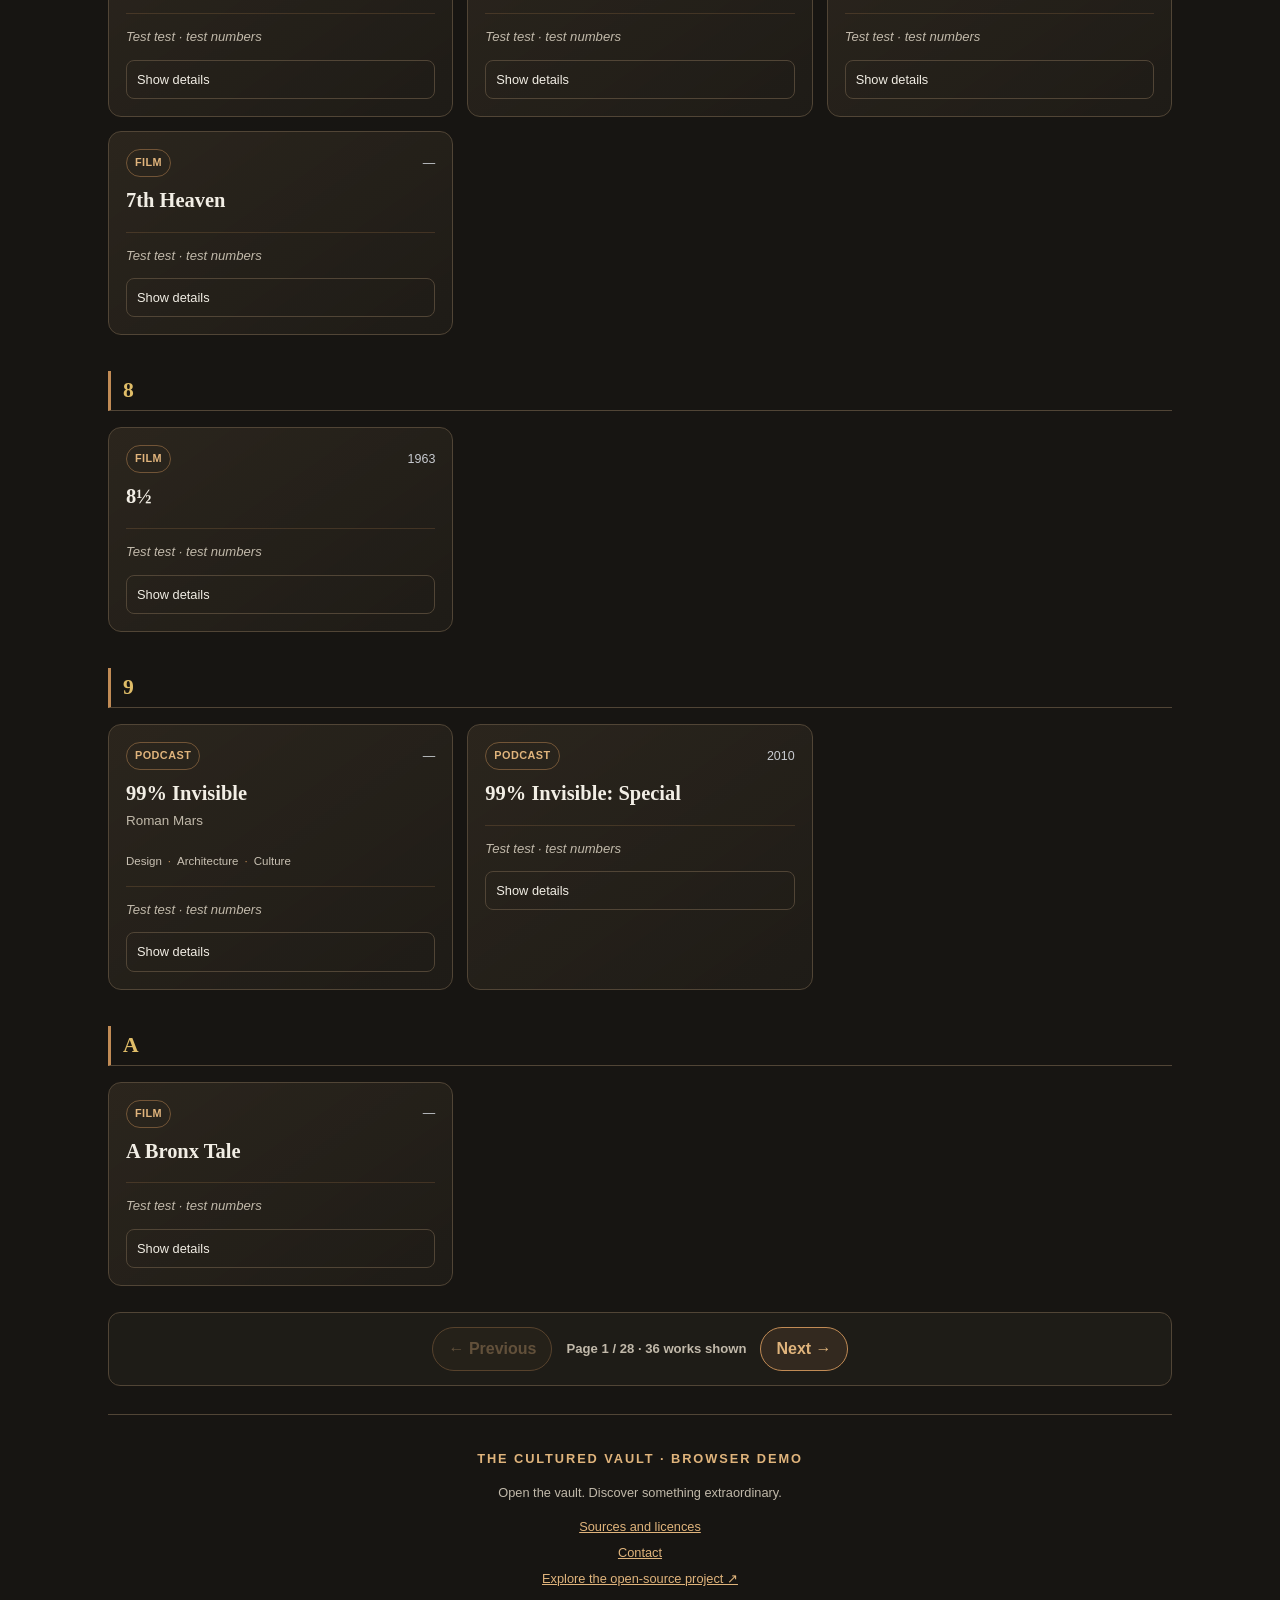
<file: The-Cultured-Vault-demo/index.html>
<!doctype html>
<!--
  CODE MAP / COMMENTING GUIDE
  File purpose: English-only HTML page and interface structure for the Cultured Vault browser demo.
  CODE MAP: HEAD contains metadata and resources; BODY contains the visible page structure.
  EDITING TIP: update visible labels and element IDs here; update matching behaviour in app.js and appearance in styles.css.
-->
<!-- THE CULTURED VAULT DEMO: English-only interface. -->
<html lang="en">
<!-- HEAD SECTION STARTS. -->
<head>
  <meta charset="utf-8">
  <meta name="viewport" content="width=device-width, initial-scale=1">
  <meta name="referrer" content="no-referrer">
  <meta name="robots" content="noindex, nofollow">
  <meta name="theme-color" content="#171512">
  <meta name="apple-mobile-web-app-capable" content="yes">
  <meta name="apple-mobile-web-app-status-bar-style" content="black-translucent">
  <meta name="apple-mobile-web-app-title" content="Cultured Vault">
  <!-- PWA metadata: app identity, display mode and home-screen icons. -->
  <link rel="manifest" href="manifest.webmanifest">
  <link rel="icon" href="icons/vault-icon.svg" type="image/svg+xml">
  <meta http-equiv="Content-Security-Policy" content="default-src 'self'; base-uri 'none'; object-src 'none'; form-action 'none'; script-src 'self'; style-src 'self'; img-src 'self' data:; connect-src 'self';">
  <title>The Cultured Vault — Browser Demo</title>
  <link rel="stylesheet" href="styles.css">
  <script src="app.js?v=2" defer></script>
</head>
<!-- HEAD SECTION ENDS. -->
<!-- BODY SECTION STARTS. -->
<body>
  <!-- Accessibility: keyboard users can skip directly to the main content. -->
  <a class="skip-link" href="#main-content" data-en="Skip to main content">Skip to main content</a>
  <div class="demo-status" role="status">
    <strong data-en="Browser demo · Work in progress">Interactive browser demo · Work in progress</strong>
    <span data-en="No backend, accounts or cloud storage are connected.">This version works without a backend.</span>
    
  </div>

  <!-- MAIN CONTENT STARTS. -->
<main class="vault-shell" id="main-content">
    <header class="vault-header">
      <a class="vault-mark" href="#top" aria-label="The Cultured Vault home"><span aria-hidden="true">✦</span></a>
      <div class="brand-copy" id="top">
        <p class="eyebrow">A CULTURAL ARCHIVE</p>
        <h1>The Cultured <span>Vault</span></h1>
        <p class="tagline" data-en="Culture worth discovering. Stories worth remembering.">Culture worth discovering. Stories worth remembering.</p>
      </div>
      <div class="header-actions"><button class="menu-toggle" id="menu-toggle" type="button" aria-expanded="false" aria-controls="vault-navigation" aria-label="Open menu"><span></span><span></span><span></span></button><nav class="vault-menu" id="vault-navigation" aria-label="Main navigation" hidden><button class="menu-tab is-active" type="button" data-tab-target="home">Collection</button><button class="menu-tab" type="button" data-tab-target="suggestions">Suggest a work</button><button class="menu-tab" type="button" data-tab-target="reviews">Reviews</button><button class="menu-tab" type="button" data-tab-target="about">About the project</button><a class="menu-tab menu-link" href="sources.html">Sources and licences</a><button class="menu-tab" type="button" data-tab-target="contact">Contact</button></nav></div>
    </header>

    <div class="tab-panel is-active" id="panel-home" data-tab-panel="home">
    <!-- Introductory project description and catalogue summary. -->
    <section class="intro-panel">
      <p class="eyebrow" data-en="YOUR PERSONAL CULTURAL ARCHIVE">YOUR PERSONAL CULTURAL ARCHIVE</p>
      <h2><span data-en="Everything worth experiencing.">Everything worth experiencing.</span><br><em data-en="In one vault.">In one vault.</em></h2>
      <p data-en="Explore films, series, animation, documentaries, podcasts, music, games and books. Open trusted external reference links, and add your own personal rating in this browser.">Explore films, series, animation, documentaries, podcasts, music, games and books. Use external reference links to check original sources, suggest missing works and leave a personal rating in this browser.</p>
      <div class="vault-stats" aria-label="Catalogue summary">
        <div><strong id="total-count">1,000</strong><span data-en="works in catalogue">works in catalogue</span></div>
        <div><strong>08</strong><span data-en="categories">categories</span></div>
        <div><strong>∞</strong><span data-en="stories to discover">stories to discover</span></div>
      </div>
    </section>

    <!-- Catalogue controls and the grid populated by app.js. -->
    <section class="catalogue-section" id="catalogue-section" aria-labelledby="catalogue-title">
      <div class="section-heading">
        <div>
          <p class="eyebrow" data-en="THE VAULT COLLECTION">THE VAULT COLLECTION</p>
          <h2 id="catalogue-title" data-en="Explore the catalogue">Explore the catalogue</h2>
        </div>
        <label class="sort-control">
          <span data-en="Sort by">Sort by</span>
          <select id="sort-select">
            <option value="title" data-en="Title A–Z">Title A–Z</option>
            <option value="featured" data-en="Featured">Featured</option>
            <option value="year" data-en="Release year">Release year</option>
          </select>
        </label>
      </div>

      <label class="search-box">
        <span class="search-icon" aria-hidden="true">⌕</span>
        <span class="visually-hidden" data-en="Search works">Search works</span>
        <input id="search-input" type="search" maxlength="100" placeholder="Search by title, creator or genre…" data-en-placeholder="Search by title, creator or genre…">
      </label>

      <div class="category-filters" id="category-filters" aria-label="Catalogue categories">
        <button class="filter-chip is-active" type="button" data-category="all" aria-pressed="true" data-en="All">All</button>
        <button class="filter-chip" type="button" data-category="film" aria-pressed="false" data-en="Films">Films</button>
        <button class="filter-chip" type="button" data-category="series" aria-pressed="false" data-en="Series">Series</button>
        <button class="filter-chip" type="button" data-category="animation" aria-pressed="false" data-en="Animation">Animation</button>
        <button class="filter-chip" type="button" data-category="documentary" aria-pressed="false" data-en="Documentaries">Documentaries</button>
        <button class="filter-chip" type="button" data-category="podcast" aria-pressed="false" data-en="Podcasts">Podcasts</button>
        <button class="filter-chip" type="button" data-category="music" aria-pressed="false" data-en="Music">Music</button>
        <button class="filter-chip" type="button" data-category="game" aria-pressed="false" data-en="Games">Games</button>
        <button class="filter-chip" type="button" data-category="book" aria-pressed="false" data-en="Books">Books</button>
      </div>

      <label class="alphabet-jump" for="alphabet-jump-input"><span data-en="Jump to letter or number">Jump to letter or number</span> <input id="alphabet-jump-input" type="search" maxlength="1" placeholder="A–Z / 0–9" aria-label="Letter or number" data-en-aria-label="Letter or number"></label>
      <div class="index-sticky-shell" id="index-sticky-shell" hidden>
        <nav class="alphabet-nav" id="alphabet-nav" aria-label="Alphabetical index" data-en-aria-label="Alphabetical index" hidden></nav>
        <nav class="alphabet-nav numeric-nav" id="numeric-nav" aria-label="Numeric index" data-en-aria-label="Numeric index" hidden></nav>
      </div>
      <p id="catalogue-source-status" class="result-count" role="status" aria-live="polite" data-en="The catalogue uses manually curated entries. No third-party ratings or reviews are imported.">The catalogue is manually curated. No third-party ratings, reviews, descriptions or images are imported.</p>
      <p class="result-count" id="result-count" role="status" aria-live="polite">Showing works</p>
      <div class="catalogue-grid" id="catalogue-grid"></div>
      <div class="catalogue-pagination" id="catalogue-pagination" hidden>
        <button class="page-button" id="catalogue-prev" type="button" data-en="← Previous" disabled>← Previous</button>
        <span id="catalogue-page-status" class="page-status" aria-live="polite"></span>
        <button class="page-button" id="catalogue-next" type="button" data-en="Next →">Next →</button>
      </div>
      <p class="empty-state" id="empty-state" hidden data-en="No works match your search. Try another keyword or category.">No works match your search. Try another keyword or category.</p>
    </section>

    </div>


    <section class="tab-panel suggestion-panel" id="panel-suggestions" data-tab-panel="suggestions" hidden>
      <section class="review-demo-section">
        <p class="eyebrow">HELP CURATE THE VAULT</p>
        <h2>Suggest a work for the collection.</h2>
        <p class="contact-intro">Recommend a film, series, animation, documentary, podcast, album, game, book or comic that you think belongs in The Cultured Vault.</p>
        <aside class="demo-notice" role="note"><strong>Prototype privacy note</strong><p>Suggestions are saved only in this browser's local storage. They are not transmitted to the site owner, shared with other visitors or added to the public catalogue. Do not include personal or sensitive information.</p></aside>
        <form id="suggestion-form" class="personal-review-form suggestion-form"><div><p class="eyebrow" data-en="GROW THE COLLECTION">GROW THE COLLECTION</p><h3 data-en="Suggest a work to add">Suggest a work to add</h3><p data-en="Is a film, series, animation, album, game, book, podcast or documentary missing? Suggest it here. Suggestions are stored only in this browser and are not sent to the maintainer yet.">Is a film, series, animation, album, game, book, podcast or documentary missing? Suggest it here. Suggestions are stored only in this browser and are not sent to the maintainer yet.</p></div><label><span data-en="Title">Title</span><input id="suggestion-title" type="text" maxlength="120" required></label><label><span data-en="Category">Category</span><select id="suggestion-type" required><option value="film" data-en="Film">Film</option><option value="series" data-en="Series">Series</option><option value="animation" data-en="Animation">Animation</option><option value="documentary" data-en="Documentary">Documentary</option><option value="podcast" data-en="Podcast">Podcast</option><option value="music" data-en="Music / album">Music / album</option><option value="game" data-en="Game">Game</option><option value="book" data-en="Book / comic">Book / comic</option></select></label><label><span data-en="Release year (optional)">Release year (optional)</span><input id="suggestion-year" type="number" min="1880" max="2100"></label><label><span data-en="Creator / director / artist (optional)">Creator / director / artist (optional)</span><input id="suggestion-creator" type="text" maxlength="120"></label><label class="review-comment"><span data-en="Additional note (optional)">Additional note (optional)</span><textarea id="suggestion-note" rows="2" maxlength="400"></textarea></label><button class="vault-button" type="submit" data-en="Save suggestion">Save suggestion</button><p id="suggestion-status" class="form-status" role="status" aria-live="polite"></p></form>
        <div class="local-review-list" id="local-suggestion-list" aria-live="polite"></div>
      </section>
    </section>
    <div class="tab-panel" id="panel-reviews" data-tab-panel="reviews" hidden>
    <!-- Review-order example and browser-local demo review form. -->
    <section class="review-demo-section">
      <div class="section-heading">
        <p class="eyebrow" data-en="REVIEWS AND PERSONAL RATINGS">REVIEWS AND PERSONAL RATINGS</p>
        <h2><span data-en="Demo ratings and reviews.">Demo ratings and reviews.</span><br><em data-en="External source links separately.">External source links separately.</em></h2>
        <p data-en="Choose a work and submit one personal rating per title. You can update your rating later. Ratings are private to this browser in this prototype; they are not combined into a public community score.">Add a personal rating for a catalogue work. Your rating and optional comment are saved only in this browser and are not shared as a public community score.</p>
      </div>
      <p class="test-data-notice">Test data only: “Test test · test numbers” is a placeholder, not a real rating, owner review or visitor review.</p>
      <form id="personal-review-form" class="personal-review-form">
        <div>
          <p class="eyebrow" data-en="TRY IT YOURSELF">TRY IT YOURSELF</p>
          <h3 data-en="Rate a work">Add your demo review</h3>
          <p data-en="Select a title and give it a rating from 1 to 10. Your rating and optional comment are saved only in this browser.">Choose a work from the catalogue first. Your rating and comment are stored only in this browser's local storage.</p>
        </div>
        <label><span data-en="Choose a work">Choose a work</span><select id="review-work" required></select></label>
        <label><span data-en="Your rating (1–10)">Your rating (1–10)</span><input id="review-rating" type="number" min="1" max="10" step="0.5" value="8" required></label>
        <label class="review-comment"><span data-en="Comment (optional)">Comment (optional)</span><textarea id="review-comment" rows="3" maxlength="600" placeholder="What did you think about this work?" data-en-placeholder="What did you think about this work?"></textarea></label>
        <button class="vault-button" type="submit" data-en="Save my rating">Save demo review</button>
        <p id="review-status" class="form-status" role="status" aria-live="polite"></p>
      </form>
      <div class="local-review-list" id="local-review-list" aria-live="polite"></div>

    </section>

    </div>
    

    <div class="tab-panel about-panel" id="panel-about" data-tab-panel="about" hidden>
    <!-- Explain prototype limitations and local-only data handling. -->
    <aside class="demo-notice" role="note">
      <strong data-en="Demo limitations and privacy">Demo limitations and privacy</strong>
      <p data-en="This is a static browser prototype with a manually curated catalogue. IMDb and Open Library are external lookup links, and each work has a Google search link for Rotten Tomatoes results; no external ratings, reviews, descriptions, posters or covers are imported. Catalogue cards use placeholder test text, not real owner ratings or visitor reviews. No project-owner ratings or visitor reviews are published. Visitor suggestions and personal ratings are stored only in this browser and are not sent to the maintainer or added to the public catalogue. User accounts, sign-in, shared comments, shared ratings, cloud synchronisation and a server-side database are not implemented. The site includes a manifest and service worker for app-shell metadata and basic caching, but installation is not presented as a supported feature while it remains unverified. Do not enter sensitive or personal information.">This is a static browser prototype with a manually curated local catalogue. Catalogue cards display “Test test · test numbers” as a placeholder only; it is not a real owner rating or visitor review. No owner ratings or reviews are published. IMDb and Open Library are external lookup links only. No third-party ratings, reviews, descriptions, posters or covers are imported. Rotten Tomatoes is reached through a Google site search because its terms restrict direct deep links. Visitor suggestions and ratings are stored only in this browser and are not sent to the maintainer. You can update your rating for a work. User accounts, sign-in, shared comments, shared ratings and a server-side database are not implemented yet. Nothing is sent to a server or added to the GitHub repository. Do not enter sensitive or personal information.</p>
      <p data-en="Source code and development progress:">Source code and development progress:</p>
      <a href="https://github.com/MarikaMatala/The-Cultured-Vault" target="_blank" rel="noopener noreferrer">The Cultured Vault on GitHub ↗</a>
    </aside>

    </div>

<section class="tab-panel contact-panel" id="panel-contact" data-tab-panel="contact" hidden>
      <p class="eyebrow">GET IN TOUCH</p>
      <h2>Let's start a conversation.</h2>
      <p class="contact-intro">LinkedIn is the best way to contact me. My profile has more information about my skills, experience and professional interests. Feel free to contact me about entry-level and junior roles, paid company trainee and graduate programmes, or paid internships open to graduates, including people who graduated within the past 12 months. I am not looking for internships required as part of a Finnish university of applied sciences degree or unpaid work or internships. I am interested in roles in IT, digital media, communications and creative fields. Full-time work is preferred, but I also consider suitable part-time roles. My first preference is on-site and hybrid work in the Helsinki metropolitan area (Helsinki, Espoo and Vantaa). I also consider suitable opportunities in Jyväskylä and am willing to relocate to the Helsinki metropolitan area for work. I am open to remote roles and work involving travel in Finland and internationally. My preferred start date for on-site work is January 2027.</p>
      <div class="contact-grid">
        <article class="contact-card contact-card-primary"><h3>LinkedIn ↗</h3><p>The best way to reach me. My LinkedIn profile has more information about my skills and experience. You can also message me to ask for work samples.</p><a href="https://www.linkedin.com/in/marika-matalamaki/" target="_blank" rel="noopener noreferrer">Contact me on LinkedIn ↗</a></article>
        <article class="contact-card"><h3>Email</h3><p>You can also reach me by email.</p><a href="mailto:marika.matalamaki@gmail.com">marika.matalamaki@gmail.com ↗</a></article>
        <article class="contact-card"><h3>GitHub</h3><p>Code, coursework and technical examples. The GitHub README also contains copyright and usage information.</p><a href="https://github.com/MarikaMatala" target="_blank" rel="noopener noreferrer">github.com/MarikaMatala ↗</a><a href="https://github.com/MarikaMatala/MarikaMatala.github.io#copyright-and-use--tekijänoikeudet-ja-käyttö" target="_blank" rel="noopener noreferrer">Read the README and usage terms ↗</a></article>
        <article class="contact-card"><h3>GitHub Sponsors ♡</h3><p>You can support my open-source interests, projects and continued learning through GitHub Sponsors.</p><a href="https://github.com/sponsors/MarikaMatala" target="_blank" rel="noopener noreferrer">Sponsor me on GitHub ↗</a></article>
        <article class="contact-card"><h3>Buy Me a Coffee ☕</h3><p>You can support my learning and personal creative and open-source projects, helping with costs such as software, development tools and learning materials.</p><a href="https://buymeacoffee.com/marikamatala" target="_blank" rel="noopener noreferrer">Support me on Buy Me a Coffee ↗</a></article>
      </div>
      <section class="contact-support">
        <h3>Career support, sponsorship and collaboration</h3>
        <p>I am building my career in IT, digital media and creative fields, and I am open to putting my skills into practice through projects of all sizes. Support for my work can take different forms: financial contributions, project-based sponsorship, software and licences, development tools, equipment or other useful supplies. I welcome enquiries from both individuals and companies.</p>
        <p>I am interested in projects involving web development, digital services, visual design, content creation, photography, video, communications and social media. I am also open to advertising and marketing projects, including agreed social media collaborations and sponsored posts on my channels. The scope, deliverables, compensation and any visibility or publication arrangements are agreed in advance. Commercial collaborations and sponsored content are clearly disclosed.</p>
        <p>You can also support my work through Buy Me a Coffee. Contributions help me keep learning, develop my skills and work on personal, creative and open-source projects. They can go towards practical resources such as software, development tools, learning materials and equipment for my work.</p>
        <div class="contact-actions"><a class="vault-button" href="https://github.com/sponsors/MarikaMatala" target="_blank" rel="noopener noreferrer">Support me on GitHub Sponsors ↗</a><a class="vault-button" href="https://buymeacoffee.com/marikamatala" target="_blank" rel="noopener noreferrer">Support my work on Buy Me a Coffee ↗</a></div>
      </section>
    </section>

<footer class="demo-footer">
      <p>THE CULTURED VAULT · BROWSER DEMO</p>
      <p data-en="Open the vault. Discover something extraordinary.">Open the vault. Discover something extraordinary.</p>
      <a href="sources.html" data-en="Sources and licences">Sources and licences</a><br><a href="#" data-tab-target="contact" class="footer-tab-link" data-en="Contact">Contact</a><br><a href="https://github.com/MarikaMatala/The-Cultured-Vault" target="_blank" rel="noopener noreferrer" data-en="Explore the open-source project ↗">Explore the open-source project ↗</a>
    </footer>
  <!-- MAIN CONTENT ENDS. -->
</main>
<!-- BODY SECTION ENDS. -->
</body></html>
</file>
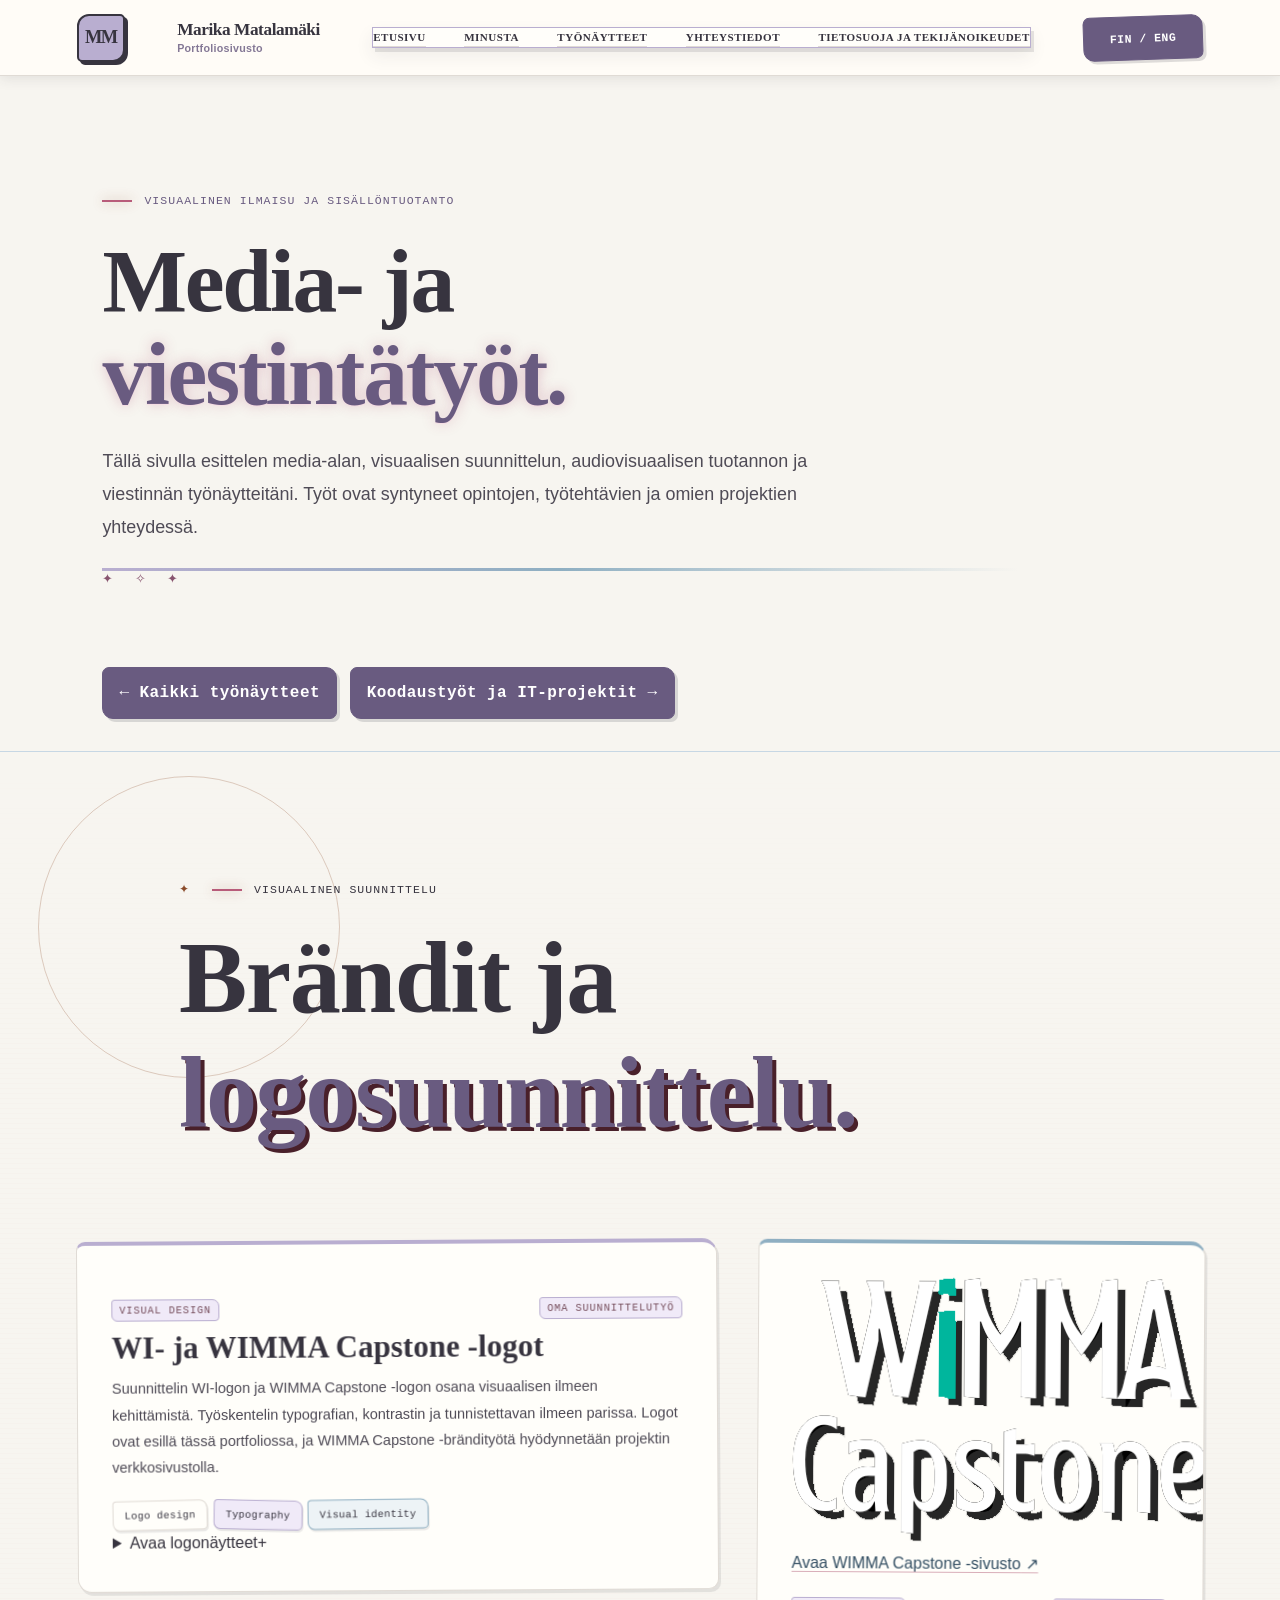
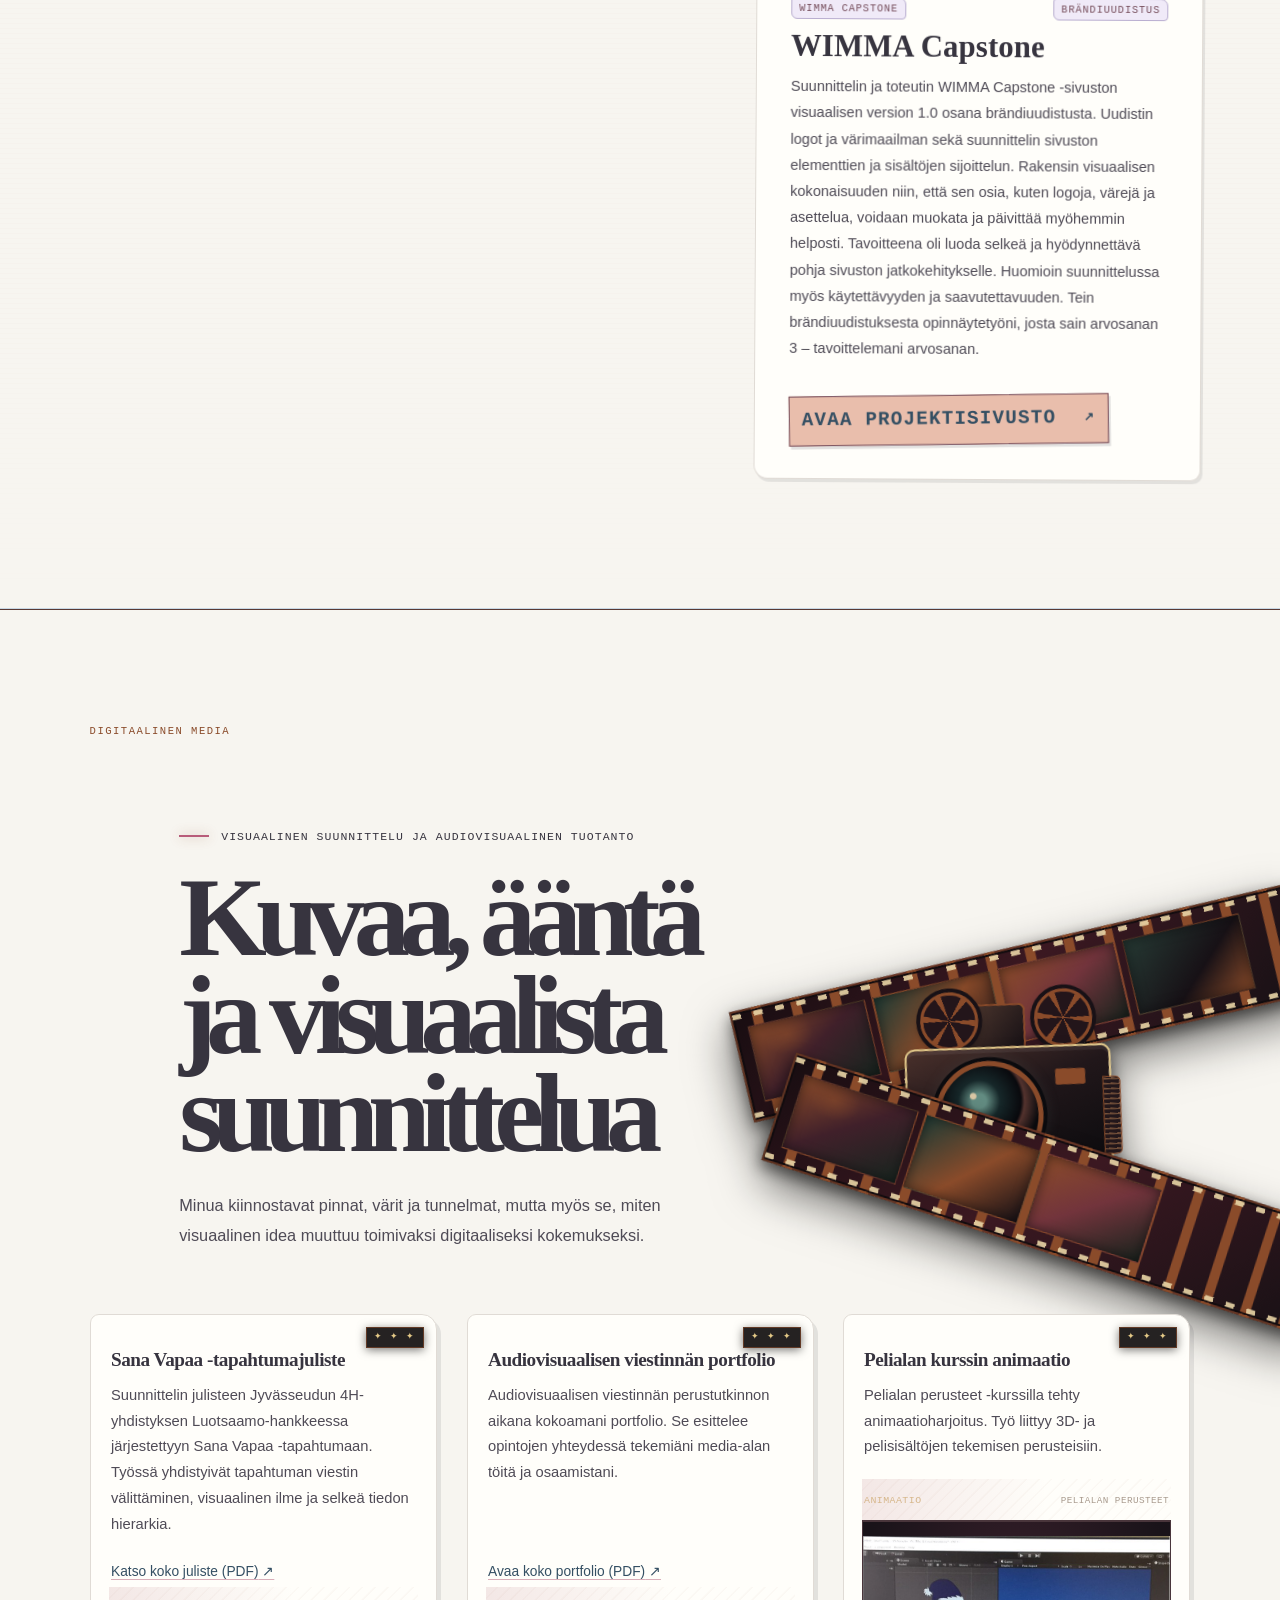
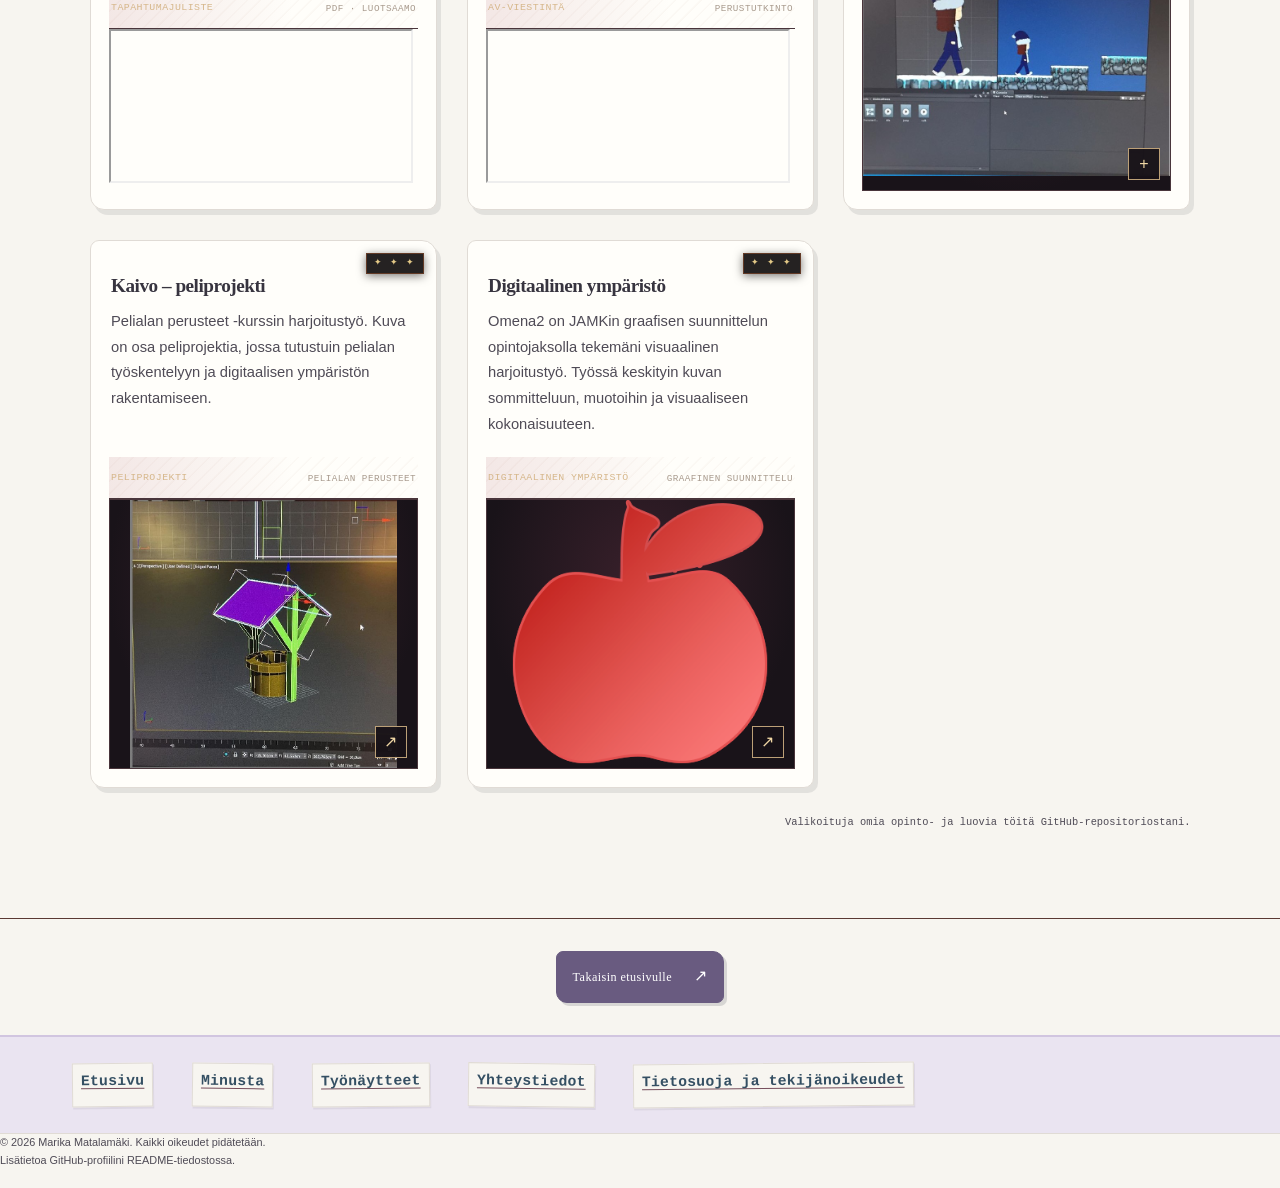
<file: media-ja-viestinta.html>
<!doctype html>
<!--
  CODE MAP / COMMENTING GUIDE
  File purpose: Portfolio work samples page containing projects, screenshots, documents, and project links.
  CODE MAP: HEAD metadata and resources -> BODY navigation and page content -> project cards and visual artwork.
  EDITING TIP: duplicate an existing project-card structure when adding a new work sample; update its title, description, image, and links.
  Navigation: use the HEAD, BODY, and MAIN CONTENT section markers to move through the page.
-->
<html lang="fi">
<!-- HEAD SECTION STARTS: metadata, page title, and stylesheets. -->
<head>
  <meta charset="utf-8">
  <meta name="viewport" content="width=device-width, initial-scale=1">
  <meta name="description" content="Työnäytteitä visuaalisesta suunnittelusta, graafisesta työstä, audiovisuaalisesta tuotannosta ja viestinnästä.">
  <link rel="canonical" href="https://marikamatala.github.io/media-ja-viestinta.html">
  <meta property="og:type" content="website">
  <meta property="og:locale" content="fi_FI">
  <meta property="og:site_name" content="Marika Matalamäki — Portfolio">
  <meta property="og:title" content="Marika Matalamäki — Media- ja viestintätyöt">
  <meta property="og:description" content="Työnäytteitä visuaalisesta suunnittelusta, graafisesta työstä, audiovisuaalisesta tuotannosta ja viestinnästä.">
  <meta property="og:url" content="https://marikamatala.github.io/media-ja-viestinta.html">
  <meta property="og:image" content="https://marikamatala.github.io/images/omakuva.png">
  <meta property="og:image:alt" content="Marika Matalamäen portfolio ja profiilikuva">
  <meta name="robots" content="index, follow">
  <meta name="theme-color" content="#F7F5F0">
  <meta name="referrer" content="strict-origin-when-cross-origin">
  <meta http-equiv="Content-Security-Policy" content="default-src 'self'; base-uri 'self'; object-src 'none'; form-action 'self'; upgrade-insecure-requests; script-src 'self' 'unsafe-inline' https://cloud.umami.is https://cdn.jsdelivr.net; style-src 'self' 'unsafe-inline' https://fonts.googleapis.com https://cdn.jsdelivr.net; font-src 'self' https://fonts.gstatic.com; img-src 'self' data: https://raw.githubusercontent.com; connect-src 'self' https://cloud.umami.is">
  <meta http-equiv="Permissions-Policy" content="camera=(), microphone=(), geolocation=()">
  <title data-fi-title="Marika Matalamäki — Portfolio 2026 | Media- ja viestintätyöt" data-en-title="Marika Matalamäki — Portfolio 2026 | Media and communications">Marika Matalamäki — Portfolio 2026 | Media- ja viestintätyöt</title>
  <!-- EDITING TIP: the page styles are defined in style.css. Comments are not displayed on the website. -->
  <link rel="stylesheet" href="style.css?v=49">
  <link rel="preconnect" href="https://fonts.googleapis.com">
  <link rel="preconnect" href="https://fonts.gstatic.com" crossorigin>
  <link href="https://fonts.googleapis.com/css2?family=Fraunces:opsz,wght@9..144,400;9..144,500;9..144,600;9..144,700&family=IBM+Plex+Mono:wght@400;500;600&family=Source+Sans+3:wght@400;500;600;700;800&display=swap" rel="stylesheet"><script src="script.js?v=25" defer></script><!-- Umami Cloud: visitor analytics. Add ?owner=1 to the URL to mark visits from this browser as owner visits. -->
  <script>
    (function () {
      const params = new URLSearchParams(window.location.search);
      if (params.get('owner') === '1') {
        localStorage.setItem('portfolio-analytics-owner', '1');
      } else if (params.get('owner') === '0') {
        localStorage.removeItem('portfolio-analytics-owner');
      }

      const tracker = document.createElement('script');
      tracker.defer = true;
      tracker.src = 'https://cloud.umami.is/script.js';
      tracker.dataset.websiteId = '0f1e9249-905e-4386-881c-295fd7c92e3c';

      if (localStorage.getItem('portfolio-analytics-owner') === '1') {
        tracker.dataset.distinctId = 'portfolio-owner';
      }

      document.head.appendChild(tracker);
    })();
  </script>
<style>
.work-category-cards{display:grid;grid-template-columns:repeat(2,minmax(0,1fr));gap:1.2rem;margin:2.5rem auto 4rem}
.work-category-card{display:flex;align-items:center;gap:1rem;padding:1.5rem;border:1px solid rgba(143,175,194,.55);border-radius:14px;background:rgba(255,254,250,.96);color:inherit;text-decoration:none;transition:transform .2s ease,border-color .2s ease,background .2s ease}
.work-category-card:hover{transform:translateY(-3px);border-color:#695B80;background:rgba(185,174,208,.18)}
.work-category-card:focus-visible{outline:3px solid #344F63;outline-offset:4px}
.work-category-symbol{display:grid;place-items:center;flex:0 0 3rem;width:3rem;height:3rem;border:1px solid rgba(143,175,194,.65);border-radius:50%;color:#344F63;font-family:monospace;font-size:1.1rem}
.work-category-card-copy{display:grid;gap:.45rem;flex:1}.work-category-card-copy strong{font-size:1.15rem}.work-category-card-copy>span{line-height:1.55;opacity:.86}
.work-subnav{display:flex;flex-wrap:wrap;gap:.8rem;margin:1.5rem auto 2rem}
@media(max-width:700px){.work-category-cards{grid-template-columns:1fr}.work-category-card{padding:1.2rem}}
@media(prefers-reduced-motion:reduce){.work-category-card{transition:none}.work-category-card:hover{transform:none}}
</style>
  <link rel="stylesheet" href="bullet-journal.css?v=9">
</head>
<!-- HEAD SECTION ENDS. -->
<!-- BODY SECTION STARTS: the visible page content. -->
<body>
  
  
  <a class="skip-link" href="#main-content" data-fi="Siirry sisältöön" data-en="Skip to content">Siirry sisältöön</a>

  <header class="site-header">
    <a class="site-wordmark" href="index.html#home" aria-label="Marika Matalamäki — etusivu">MM</a>
    <a class="wordmark full-name" href="index.html#home" aria-label="Marika Matalamäki, etusivu"><span class="wordmark-name">Marika Matalamäki</span><br class="wordmark-break"><span class="wordmark-subtitle" data-fi="Portfoliosivusto" data-en="Portfolio website">Portfoliosivusto</span></a>
    <button class="menu-toggle" id="menu-toggle" type="button" aria-expanded="false" aria-controls="primary-navigation" aria-label="Avaa navigaatiovalikko"><span></span><span></span><span></span></button>
    <nav id="primary-navigation" aria-label="Päänavigaatio">
      <a href="index.html" data-fi="Etusivu" data-en="Home">Etusivu</a>
      <a href="minusta.html" data-fi="Minusta" data-en="About">Minusta</a>
      <a href="tyonaytteet.html" data-fi="Työnäytteet" data-en="Work samples">Työnäytteet</a>
      <a href="yhteystiedot.html" data-fi="Yhteystiedot" data-en="Contact">Yhteystiedot</a>
      <a href="tietosuoja-ja-tekijanoikeudet.html" data-fi="Tietosuoja ja tekijänoikeudet" data-en="Privacy and copyright">Tietosuoja ja tekijänoikeudet</a>
    </nav>
    <button class="language-toggle" id="language-toggle" type="button" aria-label="Vaihda sivuston kieltä / Change language" title="FIN / ENG"><span class="language-label" data-fi="FIN / ENG" data-en="ENG / FIN">FIN / ENG</span></button>
  </header>

  <!-- MAIN CONTENT STARTS: the primary content of the page. -->
<main id="main-content">
<section class="work-page-intro section-wrap"><p class="eyebrow"><span class="eyebrow-line"></span><span data-fi="Visuaalinen ilmaisu ja sisällöntuotanto" data-en="Visual expression and content production">Visuaalinen ilmaisu ja sisällöntuotanto</span></p><h1 data-fi="Media- ja<br><em>viestintätyöt.</em>" data-en="Media and<br><em>communications.</em>">Media- ja<br><em>viestintätyöt.</em></h1><p data-fi="Tällä sivulla esittelen media-alan, visuaalisen suunnittelun, audiovisuaalisen tuotannon ja viestinnän työnäytteitäni. Työt ovat syntyneet opintojen, työtehtävien ja omien projektien yhteydessä." data-en="This page presents selected work in media, visual design, audiovisual production and communications. The work comes from my studies, professional experience and personal projects.">Tällä sivulla esittelen media-alan, visuaalisen suunnittelun, audiovisuaalisen tuotannon ja viestinnän työnäytteitäni. Työt ovat syntyneet opintojen, työtehtävien ja omien projektien yhteydessä.</p></section><nav class="work-subnav section-wrap" aria-label="Työnäytteiden navigaatio"><a class="gothic-button" href="tyonaytteet.html"><span data-fi="← Kaikki työnäytteet" data-en="← All work samples">← Kaikki työnäytteet</span></a><a class="gothic-button" href="koodaustyot.html"><span data-fi="Koodaustyöt ja IT-projektit →" data-en="Coding and IT projects →">Koodaustyöt ja IT-projektit →</span></a></nav>
<section class="work-section section-wrap" id="media-branding"><div class="section-heading"><p class="eyebrow"><span class="eyebrow-line"></span><span data-fi="Visuaalinen suunnittelu" data-en="Visual design">Visuaalinen suunnittelu</span></p><h2 data-fi="Brändit ja<br><em>logosuunnittelu.</em>" data-en="Branding and<br><em>logo design.</em>">Brändit ja<br><em>logosuunnittelu.</em></h2></div><div class="project-grid"><article class="project-card" id="branding">
          <div class="project-meta"><span>VISUAL DESIGN</span><span data-fi="Oma suunnittelutyö" data-en="Design by me">Oma suunnittelutyö</span></div>
          <h3 data-fi="WI- ja WIMMA Capstone -logot" data-en="WI and WIMMA Capstone logos">WI- ja WIMMA Capstone -logot</h3>
          <p data-fi="Suunnittelin WI-logon ja WIMMA Capstone -logon osana visuaalisen ilmeen kehittämistä. Työskentelin typografian, kontrastin ja tunnistettavan ilmeen parissa. Logot ovat esillä tässä portfoliossa, ja WIMMA Capstone -brändityötä hyödynnetään projektin verkkosivustolla." data-en="I designed the WI logo and the WIMMA Capstone logo as part of visual identity work, exploring typography, contrast and a recognisable look. The logos are shown in this portfolio, and the WIMMA Capstone visual identity work is used on the project website.">Suunnittelin WI-logon ja WIMMA Capstone -logon osana visuaalisen ilmeen kehittämistä. Työskentelin typografian, kontrastin ja tunnistettavan ilmeen parissa. Logot ovat esillä tässä portfoliossa, ja WIMMA Capstone -brändityötä hyödynnetään projektin verkkosivustolla.</p>
          <div class="skill-list"><span>Logo design</span><span>Typography</span><span>Visual identity</span></div>
          <details class="project-samples-toggle branding-samples-toggle">
            <summary><span data-fi="Avaa logonäytteet" data-en="Open logo samples">Avaa logonäytteet</span><span class="expand-symbol" aria-hidden="true">+</span></summary>
            <div class="samples-toggle-content">
              <div class="project-image branding-gallery" aria-label="Logo design samples">
                <figure>
                  <img src="images/wi-branding/wi-logo.png" alt="WI-logoluonnos: valkoinen WI-typografia mustalla taustalla ja turkoosilla yksityiskohdalla" data-fi-alt="WI-logoluonnos: valkoinen WI-typografia mustalla taustalla ja turkoosilla yksityiskohdalla" data-en-alt="WI logo concept: white WI typography on a black background with a turquoise detail" loading="lazy">
                  <figcaption>WI logo</figcaption>
                </figure>
                <figure>
                  <img src="images/wi-branding/wimma-capstone-logo.png" alt="WIMMA Capstone -logoluonnos: valkoinen typografia ja musta varjostus tummalla taustalla" data-fi-alt="WIMMA Capstone -logoluonnos: valkoinen typografia ja musta varjostus tummalla taustalla" data-en-alt="WIMMA Capstone logo concept: white typography with a black shadow on a dark background" loading="lazy">
                  <figcaption>WIMMA Capstone</figcaption>
                </figure>
              </div>
            </div>
          </details>
        </article><article class="project-card" id="wimma">
          <a class="wimma-homepage-preview wimma-logo-link" href="https://wimma-capstone.jamk.fi/" target="_blank" rel="noopener noreferrer" aria-label="Avaa WIMMA Capstone -sivusto uudessa välilehdessä"><img src="images/wi-branding/wimma-capstone-logo.png" alt="WIMMA Capstone -logo. Avaa projektin verkkosivusto." data-fi-alt="WIMMA Capstone -logo. Avaa projektin verkkosivusto." data-en-alt="WIMMA Capstone logo. Opens the project website." loading="lazy" decoding="async"><span data-fi="Avaa WIMMA Capstone -sivusto" data-en="Visit the WIMMA Capstone website">Avaa WIMMA Capstone -sivusto</span> ↗</a>
          <div class="project-meta"><span>WIMMA CAPSTONE</span><span data-fi="Brändiuudistus" data-en="Brand identity">Brändiuudistus</span></div>
          <h3>WIMMA Capstone</h3>
          <p data-fi="Suunnittelin ja toteutin WIMMA Capstone -sivuston visuaalisen version 1.0 osana brändiuudistusta. Uudistin logot ja värimaailman sekä suunnittelin sivuston elementtien ja sisältöjen sijoittelun. Rakensin visuaalisen kokonaisuuden niin, että sen osia, kuten logoja, värejä ja asettelua, voidaan muokata ja päivittää myöhemmin helposti. Tavoitteena oli luoda selkeä ja hyödynnettävä pohja sivuston jatkokehitykselle. Huomioin suunnittelussa myös käytettävyyden ja saavutettavuuden. Tein brändiuudistuksesta opinnäytetyöni, josta sain arvosanan 3 – tavoittelemani arvosanan." data-en="I designed and produced the visual version 1.0 of the WIMMA Capstone website as part of its brand renewal. I refreshed the logos and colour palette and planned the placement of the site's elements and content. I structured the visual design so that elements such as logos, colours and layouts can be easily edited and updated in the future. The goal was to create a clear, reusable foundation for further website development. I also considered usability and accessibility. I wrote my Bachelor’s thesis on the brand renewal and received a grade of 3, which was the grade I aimed for.">Suunnittelin ja toteutin WIMMA Capstone -sivuston visuaalisen version 1.0 osana brändiuudistusta. Uudistin logot ja värimaailman sekä suunnittelin sivuston elementtien ja sisältöjen sijoittelun. Rakensin visuaalisen kokonaisuuden niin, että sen osia, kuten logoja, värejä ja asettelua, voidaan muokata ja päivittää myöhemmin helposti. Tavoitteena oli luoda selkeä ja hyödynnettävä pohja sivuston jatkokehitykselle. Huomioin suunnittelussa myös käytettävyyden ja saavutettavuuden. Tein brändiuudistuksesta opinnäytetyöni, josta sain arvosanan 3 – tavoittelemani arvosanan.</p>
          <a class="text-link small-link" href="https://wimma-capstone.jamk.fi/" target="_blank" rel="noreferrer"><span data-fi="Avaa projektisivusto" data-en="Visit project website">Avaa projektisivusto</span> ↗</a>
        </article></div></section><section class="visual-interlude section-wrap" id="media" aria-labelledby="visual-interlude-title">
      <div class="interlude-topline">
        <span data-fi="DIGITAALINEN MEDIA" data-en="DIGITAL MEDIA">DIGITAALINEN MEDIA</span>
        
      </div>
      <div class="interlude-copy">
        <p class="eyebrow"><span class="eyebrow-line"></span><span data-fi="Visuaalinen suunnittelu ja audiovisuaalinen tuotanto" data-en="Visual Design and Audiovisual Production">Visuaalinen suunnittelu ja audiovisuaalinen tuotanto</span></p>
        <h2 id="visual-interlude-title" data-fi="Kuvaa, ääntä ja visuaalista suunnittelua" data-en="Image, Sound and Visual Design">Kuvaa, ääntä ja visuaalista suunnittelua</h2>
        <p data-fi="Minua kiinnostavat pinnat, värit ja tunnelmat, mutta myös se, miten visuaalinen idea muuttuu toimivaksi digitaaliseksi kokemukseksi." data-en="I’m drawn to texture, colour and atmosphere, as well as the process of turning a visual idea into a working digital experience.">Minua kiinnostavat pinnat, värit ja tunnelmat, mutta myös se, miten visuaalinen idea muuttuu toimivaksi digitaaliseksi kokemukseksi.</p>
      </div>
      <div class="media-reel-art" role="img" aria-label="Animoitu filmikamera ja liikkuva filminauha">
        <div class="film-strip film-strip-back" aria-hidden="true">
          <span class="film-frame"></span><span class="film-frame"></span><span class="film-frame"></span><span class="film-frame"></span>
        </div>
        <div class="film-camera" aria-hidden="true">
          <span class="camera-top"></span>
          <span class="camera-reel camera-reel-left"></span>
          <span class="camera-reel camera-reel-right"></span>
          <span class="camera-body"><span class="camera-lens"></span><span class="camera-flash"></span></span>
          <span class="camera-grip"></span>
        </div>
        <div class="film-strip film-strip-front" aria-hidden="true">
          <span class="film-frame"></span><span class="film-frame"></span><span class="film-frame"></span>
        </div>
        
      </div>
      <div class="interlude-photo-grid creative-samples-grid">
        <figure class="interlude-photo creative-sample creative-sample-poster">
          <div class="creative-sample-copy">
            <h3 data-fi="Sana Vapaa -tapahtumajuliste" data-en="Sana Vapaa event poster">Sana Vapaa -tapahtumajuliste</h3>
            <p data-fi="Suunnittelin julisteen Jyvässeudun 4H-yhdistyksen Luotsaamo-hankkeessa järjestettyyn Sana Vapaa -tapahtumaan. Työssä yhdistyivät tapahtuman viestin välittäminen, visuaalinen ilme ja selkeä tiedon hierarkia." data-en="I designed a poster for the Sana Vapaa event as part of the Luotsaamo project run by Jyvässeudun 4H-yhdistys. The work combined event communication, visual identity and a clear information hierarchy.">Suunnittelin julisteen Jyvässeudun 4H-yhdistyksen Luotsaamo-hankkeessa järjestettyyn Sana Vapaa -tapahtumaan. Työssä yhdistyivät tapahtuman viestin välittäminen, visuaalinen ilme ja selkeä tiedon hierarkia.</p>
            <a class="sample-open-link" href="images/Sana-Vapaa-tapahtumajuliste.pdf" target="_blank" rel="noreferrer"><span data-fi="Katso koko juliste (PDF)" data-en="View full poster (PDF)">Katso koko juliste (PDF)</span> ↗</a>
          </div>
          <figcaption><span data-fi="TAPAHTUMAJULISTE" data-en="EVENT POSTER">TAPAHTUMAJULISTE</span><span>PDF · LUOTSAAMO</span></figcaption>
          <div class="sample-pdf-embed">
            <iframe src="images/Sana-Vapaa-tapahtumajuliste.pdf#view=FitH" title="Sana Vapaa -tapahtumajuliste" data-fi-title="Sana Vapaa -tapahtumajuliste" data-en-title="Sana Vapaa event poster" loading="lazy"></iframe>
          </div>
        </figure>
        <figure class="interlude-photo creative-sample creative-sample-video-portfolio">
          <div class="creative-sample-copy">
            <h3 data-fi="Audiovisuaalisen viestinnän portfolio" data-en="Audiovisual communications portfolio">Audiovisuaalisen viestinnän portfolio</h3>
            <p data-fi="Audiovisuaalisen viestinnän perustutkinnon aikana kokoamani portfolio. Se esittelee opintojen yhteydessä tekemiäni media-alan töitä ja osaamistani." data-en="A portfolio compiled during my vocational qualification in audiovisual communications, showcasing media work and skills developed during my studies.">Audiovisuaalisen viestinnän perustutkinnon aikana kokoamani portfolio. Se esittelee opintojen yhteydessä tekemiäni media-alan töitä ja osaamistani.</p>
            <a class="sample-open-link" href="images/Video%20ja%20valokuvaesittely%20PDF.pdf" target="_blank" rel="noreferrer"><span data-fi="Avaa koko portfolio (PDF)" data-en="Open full portfolio (PDF)">Avaa koko portfolio (PDF)</span> ↗</a>
          </div>
          <figcaption><span data-fi="AV-VIESTINTÄ" data-en="AUDIOVISUAL MEDIA">AV-VIESTINTÄ</span><span>PERUSTUTKINTO</span></figcaption>
          <div class="sample-pdf-embed">
            <iframe src="images/Video%20ja%20valokuvaesittely%20PDF.pdf#view=FitH" title="Audiovisuaalisen viestinnän portfolio" data-fi-title="Audiovisuaalisen viestinnän portfolio" data-en-title="Audiovisual communications portfolio" loading="lazy"></iframe>
          </div>
        </figure>
        <figure class="interlude-photo creative-sample creative-sample-animation">
          <div class="creative-sample-copy">
            <h3 data-fi="Pelialan kurssin animaatio" data-en="Game course animation">Pelialan kurssin animaatio</h3>
            <p data-fi="Pelialan perusteet -kurssilla tehty animaatioharjoitus. Työ liittyy 3D- ja pelisisältöjen tekemisen perusteisiin." data-en="An animation exercise created during a Fundamentals of Game Development course, exploring the basics of 3D and game content creation.">Pelialan perusteet -kurssilla tehty animaatioharjoitus. Työ liittyy 3D- ja pelisisältöjen tekemisen perusteisiin.</p>
          </div>
          <figcaption><span data-fi="ANIMAATIO" data-en="ANIMATION">ANIMAATIO</span><span>PELIALAN PERUSTEET</span></figcaption>
          <a class="sample-visual sample-image-link" href="images/peli.jpg" target="_blank" rel="noreferrer" aria-label="Avaa pelialan perusteiden kurssilla tehdyn animaation kuva suurempana">
            <img src="images/peli.jpg" alt="Pelialan perusteiden kurssilla tehdyn animaatioharjoituksen kuva" data-fi-alt="Pelialan perusteiden kurssilla tehdyn animaatioharjoituksen kuva" data-en-alt="Image from an animation exercise created in a game development fundamentals course" loading="lazy" decoding="async">
            <span class="sample-expand" aria-hidden="true">+</span>
          </a>
        </figure>
        <figure class="interlude-photo creative-sample creative-sample-game">
          <div class="creative-sample-copy">
            <h3 data-fi="Kaivo – peliprojekti" data-en="Well – game project">Kaivo – peliprojekti</h3>
            <p data-fi="Pelialan perusteet -kurssin harjoitustyö. Kuva on osa peliprojektia, jossa tutustuin pelialan työskentelyyn ja digitaalisen ympäristön rakentamiseen." data-en="A coursework project for the Fundamentals of Game Development course. The image is part of a game project exploring game-production workflows and digital environment creation.">Pelialan perusteet -kurssin harjoitustyö. Kuva on osa peliprojektia, jossa tutustuin pelialan työskentelyyn ja digitaalisen ympäristön rakentamiseen.</p>
          </div>
          <figcaption><span data-fi="PELIPROJEKTI" data-en="GAME PROJECT">PELIPROJEKTI</span><span>PELIALAN PERUSTEET</span></figcaption>
          <a class="sample-visual sample-image-link" href="images/kaivo.jpg" target="_blank" rel="noreferrer" aria-label="Avaa kaivo-peliprojektin kuva suurempana">
            <img src="images/kaivo.jpg" alt="Kaivo-aiheinen pelialan perusteiden kurssilla tehty peliprojektin kuva" data-fi-alt="Kaivo-aiheinen pelialan perusteiden kurssilla tehty peliprojektin kuva" data-en-alt="Image from a well-themed game project created in a game development fundamentals course" loading="lazy">
            <span class="sample-expand" aria-hidden="true">↗</span>
          </a>
        </figure>
        <figure class="interlude-photo creative-sample creative-sample-environment">
          <div class="creative-sample-copy">
            <h3 data-fi="Digitaalinen ympäristö" data-en="Digital environment">Digitaalinen ympäristö</h3>
            <p data-fi="Omena2 on JAMKin graafisen suunnittelun opintojaksolla tekemäni visuaalinen harjoitustyö. Työssä keskityin kuvan sommitteluun, muotoihin ja visuaaliseen kokonaisuuteen." data-en="Omena2 is a visual exercise I created as part of a graphic design course at JAMK. The work focused on composition, shapes and the overall visual result.">Omena2 on JAMKin graafisen suunnittelun opintojaksolla tekemäni visuaalinen harjoitustyö. Työssä keskityin kuvan sommitteluun, muotoihin ja visuaaliseen kokonaisuuteen.</p>
          </div>
          <figcaption><span data-fi="DIGITAALINEN YMPÄRISTÖ" data-en="DIGITAL ENVIRONMENT">DIGITAALINEN YMPÄRISTÖ</span><span>GRAAFINEN SUUNNITTELU</span></figcaption>
          <a class="sample-visual sample-image-link" href="images/omena2.png" target="_blank" rel="noreferrer" aria-label="Avaa digitaalisen ympäristön harjoitustyö suurempana">
            <img src="images/omena2.png" alt="Digitaalisen ympäristön ja grafiikan harjoitustyö omena2" data-fi-alt="Digitaalisen ympäristön ja grafiikan harjoitustyö omena2" data-en-alt="Digital environment and graphics exercise, omena2" loading="lazy">
            <span class="sample-expand" aria-hidden="true">↗</span>
          </a>
        </figure>
      </div>
      <p class="interlude-credit" data-fi="Valikoituja omia opinto- ja luovia töitä GitHub-repositoriostani." data-en="Selected original coursework and creative work from my GitHub repository.">Valikoituja omia opinto- ja luovia töitä GitHub-repositoriostani.</p>
    </section>
    <div class="section-wrap" style="text-align: center; padding-block: 2rem;">
      <a class="gothic-button" href="index.html#home"><span data-fi="Takaisin etusivulle" data-en="Back to homepage">Takaisin etusivulle</span><span aria-hidden="true">↗</span></a>
    </div>
</main>  <footer class="site-footer section-wrap">
    <nav class="footer-nav" aria-label="Alatunnisteen navigaatio">
      <a href="index.html" data-fi="Etusivu" data-en="Home">Etusivu</a>
      <a href="minusta.html" data-fi="Minusta" data-en="About">Minusta</a>
      <a href="tyonaytteet.html" data-fi="Työnäytteet" data-en="Work samples">Työnäytteet</a>
      <a href="yhteystiedot.html" data-fi="Yhteystiedot" data-en="Contact">Yhteystiedot</a>
      <a href="tietosuoja-ja-tekijanoikeudet.html" data-fi="Tietosuoja ja tekijänoikeudet" data-en="Privacy and copyright">Tietosuoja ja tekijänoikeudet</a>
    </nav>
  </footer>
  <div class="copyright-bar">
    <p class="footer-rights" data-fi="© 2026 Marika Matalamäki. Kaikki oikeudet pidätetään.<br>Lisätietoa GitHub-profiilini README-tiedostossa." data-en="© 2026 Marika Matalamäki. All rights reserved.<br>More information in my GitHub profile README.">© 2026 Marika Matalamäki. Kaikki oikeudet pidätetään.<br>Lisätietoa GitHub-profiilini README-tiedostossa.</p>
  </div>
<!-- BODY SECTION ENDS: the page content ends here. -->



</body>
</html>
</file>
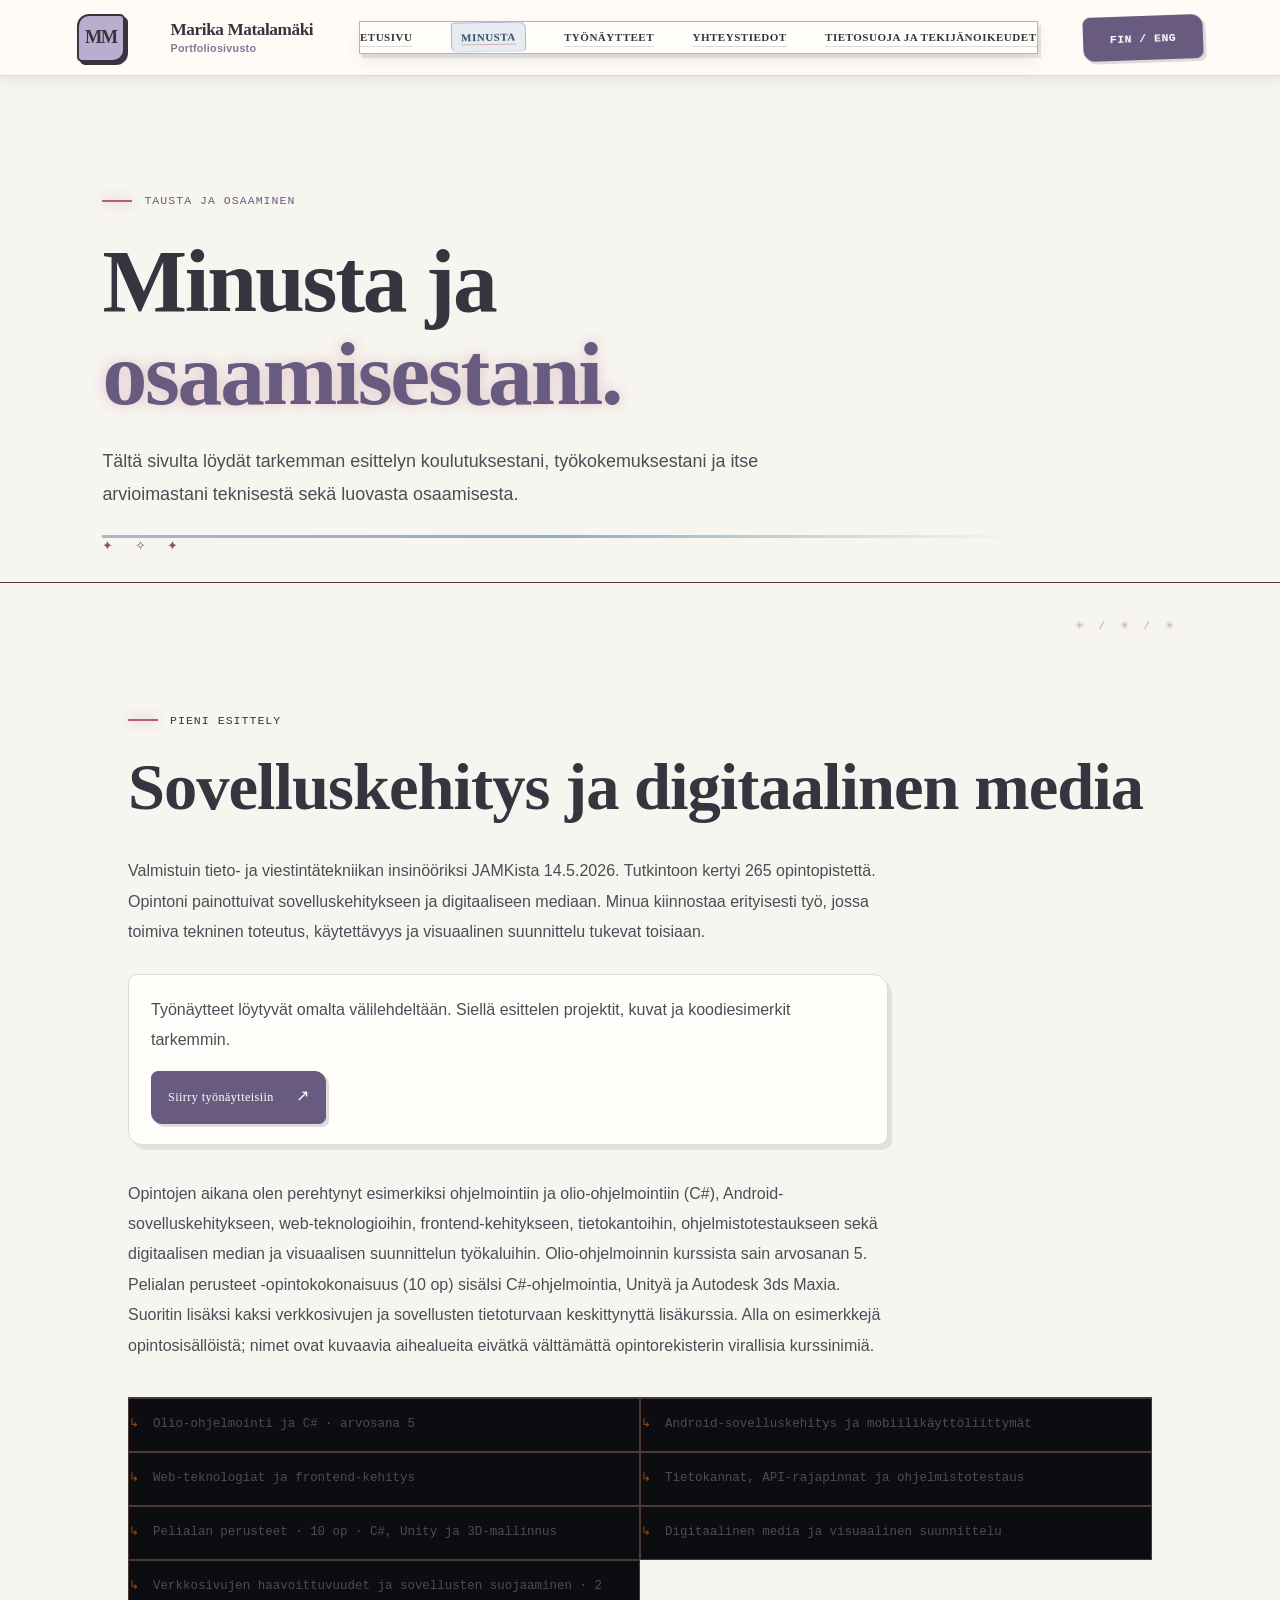
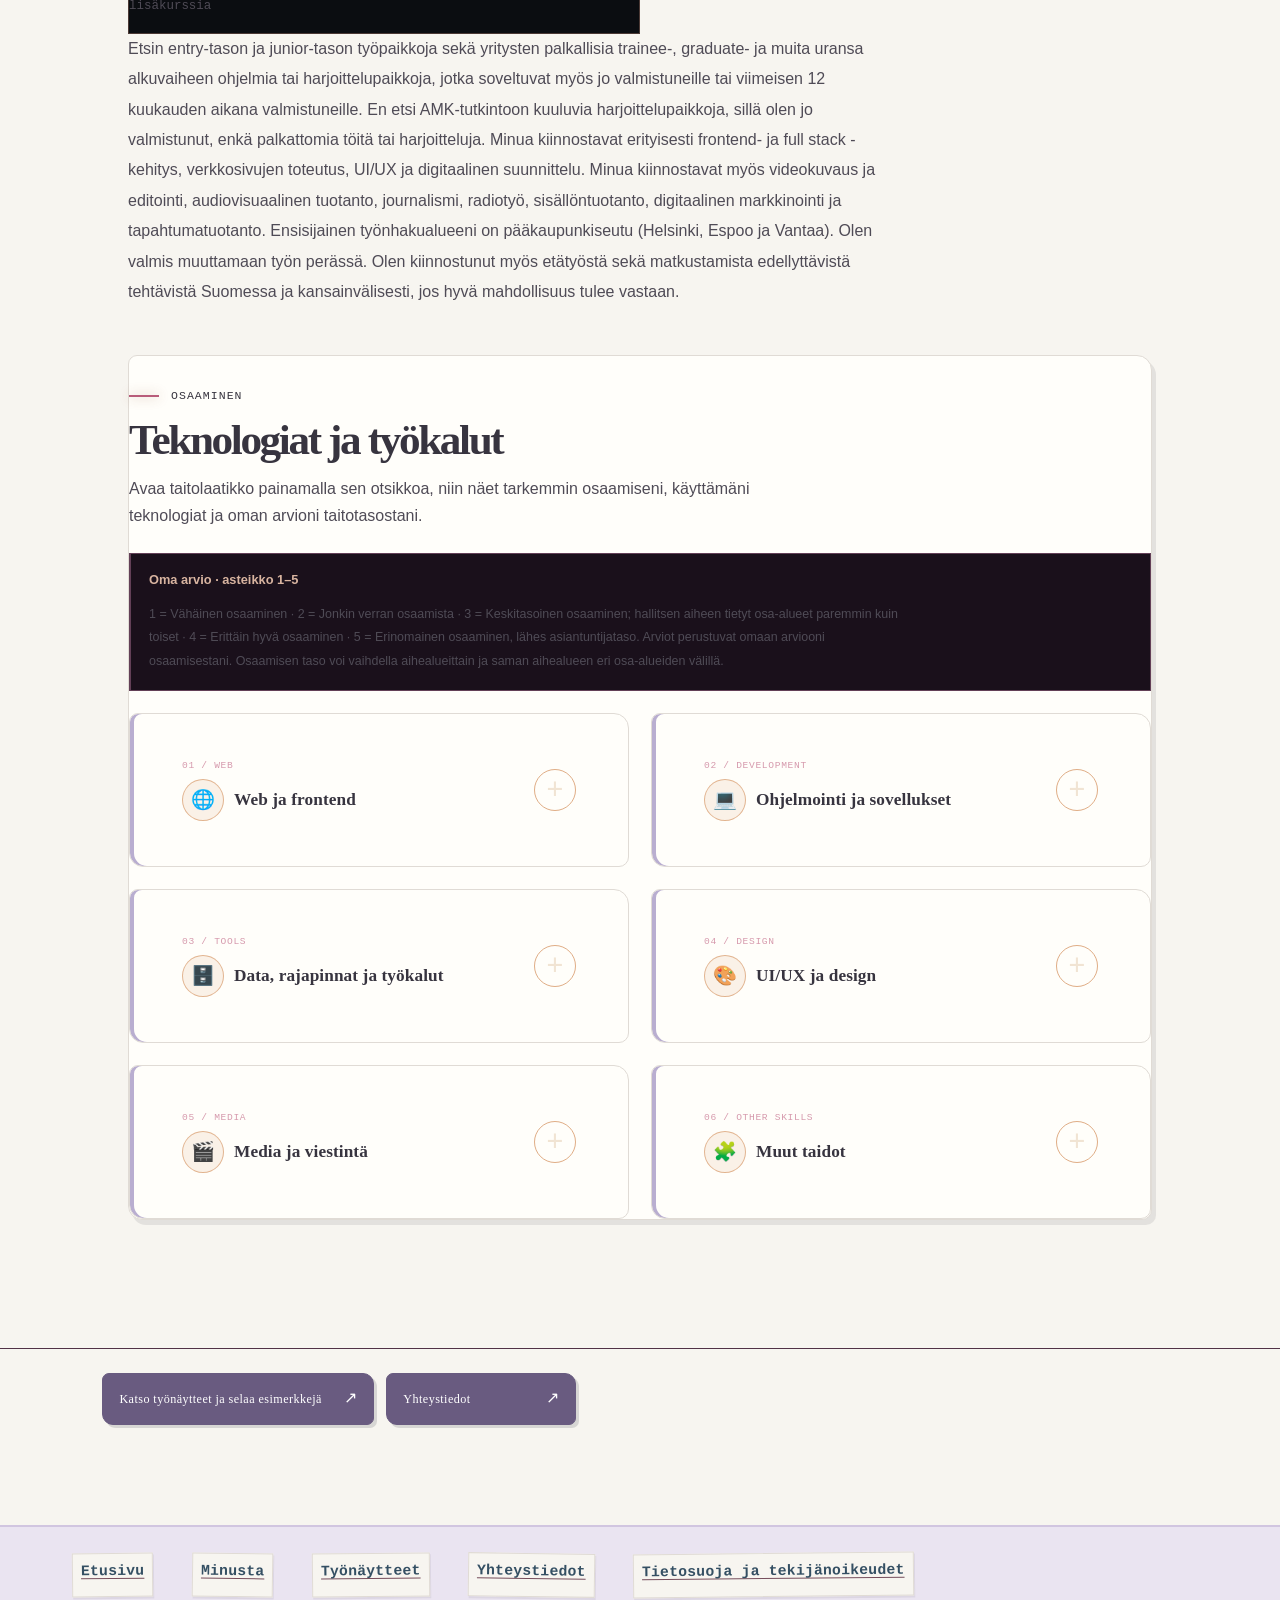
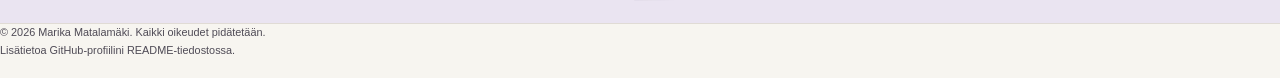
<file: minusta.html>
<!doctype html>
<!--
  CODE MAP / COMMENTING GUIDE
  File purpose: About page presenting education, skills, experience, and professional goals.
  CODE MAP: HEAD metadata and resources -> BODY navigation and page content -> work samples and visual artwork.
  EDITING TIP: update visible page text in this file; update shared visual styles in style.css.
  Navigation: use the HEAD, BODY, and MAIN CONTENT section markers to move through the page.
-->
<html lang="fi">
<!-- HEAD SECTION STARTS: metadata, page title, and stylesheets. -->
<head>
  <meta charset="utf-8">
  <meta name="viewport" content="width=device-width, initial-scale=1">
  <meta name="description" content="Marika Matalamäki — ICT-insinöörin osaaminen sovelluskehityksessä, verkkokehityksessä, visuaalisessa suunnittelussa ja digitaalisessa mediassa.">
  <link rel="canonical" href="https://marikamatala.github.io/minusta.html">
  <meta property="og:type" content="website">
  <meta property="og:locale" content="fi_FI">
  <meta property="og:site_name" content="Marika Matalamäki — Portfolio">
  <meta property="og:title" content="Marika Matalamäki — Minusta ja osaamisestani">
  <meta property="og:description" content="Tutustu Marika Matalamäen osaamiseen sovelluskehityksessä, verkkokehityksessä, visuaalisessa suunnittelussa ja digitaalisessa mediassa.">
  <meta property="og:url" content="https://marikamatala.github.io/minusta.html">
  <meta property="og:image" content="https://marikamatala.github.io/images/omakuva.png">
  <meta property="og:image:alt" content="Marika Matalamäen portfolio ja profiilikuva">
  <meta name="robots" content="index, follow">
  <meta name="theme-color" content="#F7F5F0">
  <meta name="referrer" content="strict-origin-when-cross-origin">
  <meta http-equiv="Content-Security-Policy" content="default-src 'self'; base-uri 'self'; object-src 'none'; form-action 'self'; upgrade-insecure-requests; script-src 'self' 'unsafe-inline' https://cloud.umami.is https://cdn.jsdelivr.net; style-src 'self' 'unsafe-inline' https://fonts.googleapis.com; font-src 'self' https://fonts.gstatic.com; img-src 'self' data: https://raw.githubusercontent.com; connect-src 'self' https://cloud.umami.is">
  <meta http-equiv="Permissions-Policy" content="camera=(), microphone=(), geolocation=()">
  <title data-fi-title="Marika Matalamäki — Portfolio 2026 | Minusta ja osaamisestani" data-en-title="Marika Matalamäki — Portfolio 2026 | About me and my skills">Marika Matalamäki — Portfolio 2026 | Minusta ja osaamisestani</title>
  <!-- EDITING TIP: the page styles are defined in style.css. Comments are not displayed on the website. -->
  <link rel="stylesheet" href="style.css?v=49">
  <link rel="preconnect" href="https://fonts.googleapis.com">
  <link rel="preconnect" href="https://fonts.gstatic.com" crossorigin>
  <link href="https://fonts.googleapis.com/css2?family=Fraunces:opsz,wght@9..144,400;9..144,500;9..144,600;9..144,700&family=IBM+Plex+Mono:wght@400;500;600&family=Source+Sans+3:wght@400;500;600;700;800&display=swap" rel="stylesheet">
  <script src="script.js?v=25" defer></script>
  <!-- Umami Cloud: visitor analytics. Add ?owner=1 to the URL to mark visits from this browser as owner visits. -->
  <script>
    (function () {
      const params = new URLSearchParams(window.location.search);
      if (params.get('owner') === '1') {
        localStorage.setItem('portfolio-analytics-owner', '1');
      } else if (params.get('owner') === '0') {
        localStorage.removeItem('portfolio-analytics-owner');
      }

      const tracker = document.createElement('script');
      tracker.defer = true;
      tracker.src = 'https://cloud.umami.is/script.js';
      tracker.dataset.websiteId = '0f1e9249-905e-4386-881c-295fd7c92e3c';

      if (localStorage.getItem('portfolio-analytics-owner') === '1') {
        tracker.dataset.distinctId = 'portfolio-owner';
      }

      document.head.appendChild(tracker);
    })();
  </script>
  <link rel="stylesheet" href="bullet-journal.css?v=9">
</head>
<!-- HEAD SECTION ENDS. -->
<!-- BODY SECTION STARTS: the visible page content. -->
<body>
  
  
  <a class="skip-link" href="#main-content" data-fi="Siirry sisältöön" data-en="Skip to content">Siirry sisältöön</a>

  <header class="site-header">
    <a class="site-wordmark" href="index.html#home" aria-label="Marika Matalamäki — etusivu">MM</a>
    <a class="wordmark full-name" href="index.html#home" aria-label="Marika Matalamäki, etusivu"><span class="wordmark-name">Marika Matalamäki</span><br class="wordmark-break"><span class="wordmark-subtitle" data-fi="Portfoliosivusto" data-en="Portfolio website">Portfoliosivusto</span></a>
    <button class="menu-toggle" id="menu-toggle" type="button" aria-expanded="false" aria-controls="primary-navigation" aria-label="Avaa navigaatiovalikko"><span></span><span></span><span></span></button>
    <nav id="primary-navigation" aria-label="Päänavigaatio">
      <a href="index.html" data-fi="Etusivu" data-en="Home">Etusivu</a>
      <a href="minusta.html" aria-current="page" data-fi="Minusta" data-en="About">Minusta</a>
      <a href="tyonaytteet.html" data-fi="Työnäytteet" data-en="Work samples">Työnäytteet</a>
      <a href="yhteystiedot.html" data-fi="Yhteystiedot" data-en="Contact">Yhteystiedot</a>
      <a href="tietosuoja-ja-tekijanoikeudet.html" data-fi="Tietosuoja ja tekijänoikeudet" data-en="Privacy and copyright">Tietosuoja ja tekijänoikeudet</a>
    </nav>
    <button class="language-toggle" id="language-toggle" type="button" aria-label="Vaihda sivuston kieltä / Change language" title="FIN / ENG"><span class="language-label" data-fi="FIN / ENG" data-en="ENG / FIN">FIN / ENG</span></button>
  </header>

  <!-- MAIN CONTENT STARTS: the primary content of the page. -->
<main id="main-content">
    <section class="work-page-intro about-page-intro section-wrap">
      <p class="eyebrow"><span class="eyebrow-line"></span><span data-fi="Tausta ja osaaminen" data-en="Background and skills">Tausta ja osaaminen</span></p>
      <h1 data-fi="Minusta ja<br><em>osaamisestani.</em>" data-en="About me and<br><em>my skills.</em>">Minusta ja<br><em>osaamisestani.</em></h1>
      <p data-fi="Tältä sivulta löydät tarkemman esittelyn koulutuksestani, työkokemuksestani ja itse arvioimastani teknisestä sekä luovasta osaamisesta." data-en="This page provides more detail about my education, work experience and self-assessed technical and creative skills.">Tältä sivulta löydät tarkemman esittelyn koulutuksestani, työkokemuksestani ja itse arvioimastani teknisestä sekä luovasta osaamisesta.</p>
    </section>
    <section class="about-section section-wrap" id="about">
      <div>
        <p class="eyebrow"><span class="eyebrow-line"></span><span data-fi="Pieni esittely" data-en="A little about me">Pieni esittely</span></p>
        <h2 data-fi="Sovelluskehitys ja digitaalinen media" data-en="Application Development and Digital Media">Sovelluskehitys ja digitaalinen media</h2>
        <p data-fi="Valmistuin tieto- ja viestintätekniikan insinööriksi JAMKista 14.5.2026. Tutkintoon kertyi 265 opintopistettä. Opintoni painottuivat sovelluskehitykseen ja digitaaliseen mediaan. Minua kiinnostaa erityisesti työ, jossa toimiva tekninen toteutus, käytettävyys ja visuaalinen suunnittelu tukevat toisiaan." data-en="I graduated with a Bachelor of Engineering in Information and Communications Technology from JAMK on 14 May 2026, completing 265 ECTS credits. My studies focused on application development and digital media. I’m especially interested in work where technical implementation, usability and visual design support one another.">Valmistuin tieto- ja viestintätekniikan insinööriksi JAMKista 14.5.2026. Tutkintoon kertyi 265 opintopistettä. Opintoni painottuivat sovelluskehitykseen ja digitaaliseen mediaan. Minua kiinnostaa erityisesti työ, jossa toimiva tekninen toteutus, käytettävyys ja visuaalinen suunnittelu tukevat toisiaan.</p>
        <div class="about-work-callout">
          <p data-fi="Työnäytteet löytyvät omalta välilehdeltään. Siellä esittelen projektit, kuvat ja koodiesimerkit tarkemmin." data-en="My work samples have their own page, with more detailed project descriptions, images and code examples.">Työnäytteet löytyvät omalta välilehdeltään. Siellä esittelen projektit, kuvat ja koodiesimerkit tarkemmin.</p>
          <a class="gothic-button" href="tyonaytteet.html"><span data-fi="Siirry työnäytteisiin" data-en="Explore work samples">Siirry työnäytteisiin</span><span aria-hidden="true">↗</span></a>
        </div>
        <p data-fi="Opintojen aikana olen perehtynyt esimerkiksi ohjelmointiin ja olio-ohjelmointiin (C#), Android-sovelluskehitykseen, web-teknologioihin, frontend-kehitykseen, tietokantoihin, ohjelmistotestaukseen sekä digitaalisen median ja visuaalisen suunnittelun työkaluihin. Olio-ohjelmoinnin kurssista sain arvosanan 5. Pelialan perusteet -opintokokonaisuus (10 op) sisälsi C#-ohjelmointia, Unityä ja Autodesk 3ds Maxia. Suoritin lisäksi kaksi verkkosivujen ja sovellusten tietoturvaan keskittynyttä lisäkurssia. Alla on esimerkkejä opintosisällöistä; nimet ovat kuvaavia aihealueita eivätkä välttämättä opintorekisterin virallisia kurssinimiä." data-en="My studies covered topics such as programming and object-oriented programming (C#), Android development, web technologies, frontend development, databases, software testing, digital media and visual design tools. I earned grade 5 in object-oriented programming. The 10-ECTS Basics of the Gaming Industry module included C# programming, Unity and Autodesk 3ds Max. I also completed two additional courses focused on website and application security. The list below describes example study topics; these are descriptive labels and may not be the official names recorded in the study register.">Opintojen aikana olen perehtynyt esimerkiksi ohjelmointiin ja olio-ohjelmointiin (C#), Android-sovelluskehitykseen, web-teknologioihin, frontend-kehitykseen, tietokantoihin, ohjelmistotestaukseen sekä digitaalisen median ja visuaalisen suunnittelun työkaluihin. Olio-ohjelmoinnin kurssista sain arvosanan 5. Pelialan perusteet -opintokokonaisuus (10 op) sisälsi C#-ohjelmointia, Unityä ja Autodesk 3ds Maxia. Suoritin lisäksi kaksi verkkosivujen ja sovellusten tietoturvaan keskittynyttä lisäkurssia. Alla on esimerkkejä opintosisällöistä; nimet ovat kuvaavia aihealueita eivätkä välttämättä opintorekisterin virallisia kurssinimiä.</p>
        <ul class="study-topics">
          <li data-fi="Olio-ohjelmointi ja C# · arvosana 5" data-en="Object-oriented programming and C# · grade 5">Olio-ohjelmointi ja C# · arvosana 5</li>
          <li data-fi="Android-sovelluskehitys ja mobiilikäyttöliittymät" data-en="Android development and mobile user interfaces">Android-sovelluskehitys ja mobiilikäyttöliittymät</li>
          <li data-fi="Web-teknologiat ja frontend-kehitys" data-en="Web technologies and frontend development">Web-teknologiat ja frontend-kehitys</li>
          <li data-fi="Tietokannat, API-rajapinnat ja ohjelmistotestaus" data-en="Databases, APIs and software testing">Tietokannat, API-rajapinnat ja ohjelmistotestaus</li>
          <li data-fi="Pelialan perusteet · 10 op · C#, Unity ja 3D-mallinnus" data-en="Basics of the Gaming Industry · 10 ECTS · C#, Unity and 3D modelling">Pelialan perusteet · 10 op · C#, Unity ja 3D-mallinnus</li>
          <li data-fi="Digitaalinen media ja visuaalinen suunnittelu" data-en="Digital media and visual design">Digitaalinen media ja visuaalinen suunnittelu</li>
          <li data-fi="Verkkosivujen haavoittuvuudet ja sovellusten suojaaminen · 2 lisäkurssia" data-en="Website vulnerabilities and application security · 2 additional courses">Verkkosivujen haavoittuvuudet ja sovellusten suojaaminen · 2 lisäkurssia</li>
        </ul>
        <p data-fi="Etsin entry-tason ja junior-tason työpaikkoja sekä yritysten palkallisia trainee-, graduate- ja muita uransa alkuvaiheen ohjelmia tai harjoittelupaikkoja, jotka soveltuvat myös jo valmistuneille tai viimeisen 12 kuukauden aikana valmistuneille. En etsi AMK-tutkintoon kuuluvia harjoittelupaikkoja, sillä olen jo valmistunut, enkä palkattomia töitä tai harjoitteluja. Minua kiinnostavat erityisesti frontend- ja full stack -kehitys, verkkosivujen toteutus, UI/UX ja digitaalinen suunnittelu. Minua kiinnostavat myös videokuvaus ja editointi, audiovisuaalinen tuotanto, journalismi, radiotyö, sisällöntuotanto, digitaalinen markkinointi, viestintä ja tapahtumatuotanto. Olen saanut tapahtumatuotannon kokemusta opiskelijalähettilään tehtävissä ja media-alan opinnoissa. Aiemmat koulunkäynnin ja iltapäivätoiminnan ohjauksen opintoni sekä harjoittelukokemukseni tukevat myös kiinnostustani koulunkäynninohjaajan tehtäviin. Ensisijainen työnhakualueeni on pääkaupunkiseutu (Helsinki, Espoo ja Vantaa). Olen valmis muuttamaan työn perässä. Olen kiinnostunut myös etätyöstä sekä matkustamista edellyttävistä tehtävistä Suomessa ja kansainvälisesti, jos hyvä mahdollisuus tulee vastaan. Toivottu aloitusajankohtani lähityössä on tammikuu 2027." data-en="I’m looking for entry-level and junior positions, as well as paid company trainee, graduate and other early-career programmes or internships open to graduates, including people who graduated within the past 12 months. I’m not looking for internships required as part of a Finnish university of applied sciences degree or unpaid work or internships. My main interests include frontend and full-stack development, website development, UI/UX and digital design. I’m also interested in video production and editing, audiovisual production, journalism, radio, content creation, digital marketing, communications and event production. I gained event-production experience through my student ambassador role and media studies. My earlier studies and practical placements in school and after-school activity guidance also support my interest in school support roles. My first preference is on-site and hybrid work in the Helsinki metropolitan area (Helsinki, Espoo and Vantaa). I’m willing to relocate for work. I’m also open to remote roles and work involving travel in Finland and internationally when a suitable opportunity arises. My preferred start date for on-site work is January 2027.">Etsin entry-tason ja junior-tason työpaikkoja sekä yritysten palkallisia trainee-, graduate- ja muita uransa alkuvaiheen ohjelmia tai harjoittelupaikkoja, jotka soveltuvat myös jo valmistuneille tai viimeisen 12 kuukauden aikana valmistuneille. En etsi AMK-tutkintoon kuuluvia harjoittelupaikkoja, sillä olen jo valmistunut, enkä palkattomia töitä tai harjoitteluja. Minua kiinnostavat erityisesti frontend- ja full stack -kehitys, verkkosivujen toteutus, UI/UX ja digitaalinen suunnittelu. Minua kiinnostavat myös videokuvaus ja editointi, audiovisuaalinen tuotanto, journalismi, radiotyö, sisällöntuotanto, digitaalinen markkinointi ja tapahtumatuotanto. Ensisijainen työnhakualueeni on pääkaupunkiseutu (Helsinki, Espoo ja Vantaa). Olen valmis muuttamaan työn perässä. Olen kiinnostunut myös etätyöstä sekä matkustamista edellyttävistä tehtävistä Suomessa ja kansainvälisesti, jos hyvä mahdollisuus tulee vastaan.</p>
        <section class="skills-overview" aria-labelledby="skills-title">
          <div class="skills-heading">
            <p class="eyebrow"><span class="eyebrow-line"></span><span data-fi="Osaaminen" data-en="Skills">Osaaminen</span></p>
            <h3 id="skills-title" data-fi="Teknologiat ja työkalut" data-en="Technologies and Tools">Teknologiat ja työkalut</h3>
            <p data-fi="Avaa taitolaatikko painamalla sen otsikkoa, niin näet tarkemmin osaamiseni, käyttämäni teknologiat ja oman arvioni taitotasostani." data-en="Select a skill category to expand it and see more details about my experience, the technologies I have used and my self-assessed skill levels.">Avaa taitolaatikko painamalla sen otsikkoa, niin näet tarkemmin osaamiseni, käyttämäni teknologiat ja oman arvioni taitotasostani.</p>
          </div>
          <div class="skills-scale">
            <span class="skills-scale-title" data-fi="Oma arvio · asteikko 1–5" data-en="Self-assessment · scale 1–5">Oma arvio · asteikko 1–5</span>
            <p data-fi="1 = Vähäinen osaaminen · 2 = Jonkin verran osaamista · 3 = Keskitasoinen osaaminen; hallitsen aiheen tietyt osa-alueet paremmin kuin toiset · 4 = Erittäin hyvä osaaminen · 5 = Erinomainen osaaminen, lähes asiantuntijataso. Arviot perustuvat omaan arviooni osaamisestani. Osaamisen taso voi vaihdella aihealueittain ja saman aihealueen eri osa-alueiden välillä." data-en="1 = limited knowledge · 2 = some knowledge · 3 = intermediate proficiency; stronger in certain aspects of the subject · 4 = very good proficiency · 5 = excellent proficiency, close to expert level. These are my own assessments. My proficiency may vary between subject areas and between different aspects of the same subject.">1 = Vähäinen osaaminen · 2 = Jonkin verran osaamista · 3 = Keskitasoinen osaaminen; hallitsen aiheen tietyt osa-alueet paremmin kuin toiset · 4 = Erittäin hyvä osaaminen · 5 = Erinomainen osaaminen, lähes asiantuntijataso. Arviot perustuvat omaan arviooni osaamisestani. Osaamisen taso voi vaihdella aihealueittain ja saman aihealueen eri osa-alueiden välillä.</p>
          </div>
          <div class="skills-grid skills-grid-detailed">
            <details class="skills-card">
              <summary class="skills-card-summary">

                <span class="skills-number">01 / WEB</span>

                <span class="skills-card-title"><span class="skills-category-icon" aria-hidden="true">🌐</span><h4 data-fi="Web ja frontend" data-en="Web and Frontend">Web ja frontend</h4></span>

                <span class="skills-toggle" aria-hidden="true"></span>

              </summary>
              <ul class="skill-rows">
                <li class="skill-row"><span class="skill-name" data-fi="HTML" data-en="HTML">HTML</span><span class="skill-rating" role="img" aria-label="Oma arvio 3/5: keskitasoinen osaaminen; vahvempi tietyissä osa-alueissa" data-fi-label="Oma arvio 3/5: keskitasoinen osaaminen; vahvempi tietyissä osa-alueissa" data-en-label="Self-assessment 3/5: intermediate proficiency, with stronger areas"><span class="skill-bars" aria-hidden="true"><i class="is-filled"></i><i class="is-filled"></i><i class="is-filled"></i><i></i><i></i></span><span class="skill-level">3/5</span></span></li>
                <li class="skill-row"><span class="skill-name" data-fi="CSS" data-en="CSS">CSS</span><span class="skill-rating" role="img" aria-label="Oma arvio 4/5: kiitettävä osaaminen" data-fi-label="Oma arvio 4/5: kiitettävä osaaminen" data-en-label="Self-assessment 4/5: very good proficiency"><span class="skill-bars" aria-hidden="true"><i class="is-filled"></i><i class="is-filled"></i><i class="is-filled"></i><i class="is-filled"></i><i></i></span><span class="skill-level">4/5</span></span></li>
                <li class="skill-row"><span class="skill-name" data-fi="JavaScript" data-en="JavaScript">JavaScript</span><span class="skill-rating" role="img" aria-label="Oma arvio 3/5: käytännön kokemusta opinnoista tai projekteista" data-fi-label="Oma arvio 3/5: käytännön kokemusta opinnoista tai projekteista" data-en-label="Self-assessment 3/5: practical experience through studies or projects"><span class="skill-bars" aria-hidden="true"><i class="is-filled"></i><i class="is-filled"></i><i class="is-filled"></i><i></i><i></i></span><span class="skill-level">3/5</span></span></li>
                <li class="skill-row"><span class="skill-name" data-fi="TypeScript" data-en="TypeScript">TypeScript</span><span class="skill-rating" role="img" aria-label="Oma arvio 3/5: käytännön kokemusta opinnoista tai projekteista" data-fi-label="Oma arvio 3/5: käytännön kokemusta opinnoista tai projekteista" data-en-label="Self-assessment 3/5: practical experience through studies or projects"><span class="skill-bars" aria-hidden="true"><i class="is-filled"></i><i class="is-filled"></i><i class="is-filled"></i><i></i><i></i></span><span class="skill-level">3/5</span></span></li>
                <li class="skill-row"><span class="skill-name" data-fi="React" data-en="React">React</span><span class="skill-rating" role="img" aria-label="Oma arvio 3/5: käytännön kokemusta opinnoista tai projekteista" data-fi-label="Oma arvio 3/5: käytännön kokemusta opinnoista tai projekteista" data-en-label="Self-assessment 3/5: practical experience through studies or projects"><span class="skill-bars" aria-hidden="true"><i class="is-filled"></i><i class="is-filled"></i><i class="is-filled"></i><i></i><i></i></span><span class="skill-level">3/5</span></span></li>
                <li class="skill-row"><span class="skill-name" data-fi="Next.js" data-en="Next.js">Next.js</span><span class="skill-rating" role="img" aria-label="Oma arvio 3/5: käytännön kokemusta opinnoista tai projekteista" data-fi-label="Oma arvio 3/5: käytännön kokemusta opinnoista tai projekteista" data-en-label="Self-assessment 3/5: practical experience through studies or projects"><span class="skill-bars" aria-hidden="true"><i class="is-filled"></i><i class="is-filled"></i><i class="is-filled"></i><i></i><i></i></span><span class="skill-level">3/5</span></span></li>
                <li class="skill-row"><span class="skill-name" data-fi="Bootstrap" data-en="Bootstrap">Bootstrap</span><span class="skill-rating" role="img" aria-label="Oma arvio 3/5: käytännön kokemusta opinnoista tai projekteista" data-fi-label="Oma arvio 3/5: käytännön kokemusta opinnoista tai projekteista" data-en-label="Self-assessment 3/5: practical experience through studies or projects"><span class="skill-bars" aria-hidden="true"><i class="is-filled"></i><i class="is-filled"></i><i class="is-filled"></i><i></i><i></i></span><span class="skill-level">3/5</span></span></li>
                <li class="skill-row"><span class="skill-name" data-fi="Verkkosivujen visuaalinen suunnittelu" data-en="Visual website design">Verkkosivujen visuaalinen suunnittelu</span><span class="skill-rating" role="img" aria-label="Oma arvio 4/5: vahva käytännön osaaminen" data-fi-label="Oma arvio 4/5: vahva käytännön osaaminen" data-en-label="Self-assessment 4/5: strong practical proficiency"><span class="skill-bars" aria-hidden="true"><i class="is-filled"></i><i class="is-filled"></i><i class="is-filled"></i><i class="is-filled"></i><i></i></span><span class="skill-level">4/5</span></span></li>
              
                <li class="skill-row"><span class="skill-name" data-fi="Responsiivinen verkkosuunnittelu" data-en="Responsive web design">Responsiivinen verkkosuunnittelu</span><span class="skill-rating" role="img" aria-label="Oma arvio 4/5: vahva käytännön osaaminen" data-fi-label="Oma arvio 4/5: vahva käytännön osaaminen" data-en-label="Self-assessment 4/5: strong practical proficiency"><span class="skill-bars" aria-hidden="true"><i class="is-filled"></i><i class="is-filled"></i><i class="is-filled"></i><i class="is-filled"></i><i></i></span><span class="skill-level">4/5</span></span></li>
              </ul>
            </details>
            <details class="skills-card">
              <summary class="skills-card-summary">

                <span class="skills-number">02 / DEVELOPMENT</span>

                <span class="skills-card-title"><span class="skills-category-icon" aria-hidden="true">💻</span><h4 data-fi="Ohjelmointi ja sovellukset" data-en="Programming and Applications">Ohjelmointi ja sovellukset</h4></span>

                <span class="skills-toggle" aria-hidden="true"></span>

              </summary>
              <ul class="skill-rows">
                <li class="skill-row"><span class="skill-name" data-fi="C#" data-en="C#">C#</span><span class="skill-rating" role="img" aria-label="Oma arvio 3/5: käytännön kokemusta opinnoista tai projekteista" data-fi-label="Oma arvio 3/5: käytännön kokemusta opinnoista tai projekteista" data-en-label="Self-assessment 3/5: practical experience through studies or projects"><span class="skill-bars" aria-hidden="true"><i class="is-filled"></i><i class="is-filled"></i><i class="is-filled"></i><i></i><i></i></span><span class="skill-level">3/5</span></span></li>
                <li class="skill-row"><span class="skill-name" data-fi="Olio-ohjelmointi (OOP)" data-en="Object-oriented programming (OOP)">Olio-ohjelmointi (OOP)</span><span class="skill-rating" role="img" aria-label="Oma arvio 3/5: käytännön kokemusta opinnoista tai projekteista" data-fi-label="Oma arvio 3/5: käytännön kokemusta opinnoista tai projekteista" data-en-label="Self-assessment 3/5: practical experience through studies or projects"><span class="skill-bars" aria-hidden="true"><i class="is-filled"></i><i class="is-filled"></i><i class="is-filled"></i><i></i><i></i></span><span class="skill-level">3/5</span></span></li>
                <li class="skill-row"><span class="skill-name" data-fi="Python" data-en="Python">Python</span><span class="skill-rating" role="img" aria-label="Oma arvio 3/5: käytännön kokemusta opinnoista tai projekteista" data-fi-label="Oma arvio 3/5: käytännön kokemusta opinnoista tai projekteista" data-en-label="Self-assessment 3/5: practical experience through studies or projects"><span class="skill-bars" aria-hidden="true"><i class="is-filled"></i><i class="is-filled"></i><i class="is-filled"></i><i></i><i></i></span><span class="skill-level">3/5</span></span></li>
                <li class="skill-row"><span class="skill-name" data-fi="Java" data-en="Java">Java</span><span class="skill-rating" role="img" aria-label="Oma arvio 3/5: käytännön kokemusta opinnoista tai projekteista" data-fi-label="Oma arvio 3/5: käytännön kokemusta opinnoista tai projekteista" data-en-label="Self-assessment 3/5: practical experience through studies or projects"><span class="skill-bars" aria-hidden="true"><i class="is-filled"></i><i class="is-filled"></i><i class="is-filled"></i><i></i><i></i></span><span class="skill-level">3/5</span></span></li>
                <li class="skill-row"><span class="skill-name" data-fi="Kotlin" data-en="Kotlin">Kotlin</span><span class="skill-rating" role="img" aria-label="Oma arvio 3/5: keskitasoinen osaaminen" data-fi-label="Oma arvio 3/5: keskitasoinen osaaminen" data-en-label="Self-assessment 3/5: intermediate proficiency"><span class="skill-bars" aria-hidden="true"><i class="is-filled"></i><i class="is-filled"></i><i class="is-filled"></i><i></i><i></i></span><span class="skill-level">3/5</span></span></li>
                <li class="skill-row"><span class="skill-name" data-fi="PHP" data-en="PHP">PHP</span><span class="skill-rating" role="img" aria-label="Oma arvio 3/5: käytännön kokemusta opinnoista tai projekteista" data-fi-label="Oma arvio 3/5: käytännön kokemusta opinnoista tai projekteista" data-en-label="Self-assessment 3/5: practical experience through studies or projects"><span class="skill-bars" aria-hidden="true"><i class="is-filled"></i><i class="is-filled"></i><i class="is-filled"></i><i></i><i></i></span><span class="skill-level">3/5</span></span></li>
                <li class="skill-row"><span class="skill-name" data-fi="React Native" data-en="React Native">React Native</span><span class="skill-rating" role="img" aria-label="Oma arvio 3/5: käytännön kokemusta opinnoista tai projekteista" data-fi-label="Oma arvio 3/5: käytännön kokemusta opinnoista tai projekteista" data-en-label="Self-assessment 3/5: practical experience through studies or projects"><span class="skill-bars" aria-hidden="true"><i class="is-filled"></i><i class="is-filled"></i><i class="is-filled"></i><i></i><i></i></span><span class="skill-level">3/5</span></span></li>
                <li class="skill-row"><span class="skill-name" data-fi="Node.js" data-en="Node.js">Node.js</span><span class="skill-rating" role="img" aria-label="Oma arvio 3/5: käytännön kokemusta opinnoista tai projekteista" data-fi-label="Oma arvio 3/5: käytännön kokemusta opinnoista tai projekteista" data-en-label="Self-assessment 3/5: practical experience through studies or projects"><span class="skill-bars" aria-hidden="true"><i class="is-filled"></i><i class="is-filled"></i><i class="is-filled"></i><i></i><i></i></span><span class="skill-level">3/5</span></span></li>
                <li class="skill-row"><span class="skill-name" data-fi="Full-stack-kehitys" data-en="Full-stack development">Full-stack-kehitys</span><span class="skill-rating" role="img" aria-label="Oma arvio 3/5: käytännön kokemusta opinnoista tai projekteista" data-fi-label="Oma arvio 3/5: käytännön kokemusta opinnoista tai projekteista" data-en-label="Self-assessment 3/5: practical experience through studies or projects"><span class="skill-bars" aria-hidden="true"><i class="is-filled"></i><i class="is-filled"></i><i class="is-filled"></i><i></i><i></i></span><span class="skill-level">3/5</span></span></li>
                <li class="skill-row"><span class="skill-name" data-fi="Backend-kehitys" data-en="Backend development">Backend-kehitys</span><span class="skill-rating" role="img" aria-label="Oma arvio 3/5: käytännön kokemusta opinnoista tai projekteista" data-fi-label="Oma arvio 3/5: käytännön kokemusta opinnoista tai projekteista" data-en-label="Self-assessment 3/5: practical experience through studies or projects"><span class="skill-bars" aria-hidden="true"><i class="is-filled"></i><i class="is-filled"></i><i class="is-filled"></i><i></i><i></i></span><span class="skill-level">3/5</span></span></li>
                <li class="skill-row"><span class="skill-name" data-fi="Frontend-kehitys" data-en="Frontend development">Frontend-kehitys</span><span class="skill-rating" role="img" aria-label="Oma arvio 4/5: vahva käytännön osaaminen" data-fi-label="Oma arvio 4/5: vahva käytännön osaaminen" data-en-label="Self-assessment 4/5: strong practical proficiency"><span class="skill-bars" aria-hidden="true"><i class="is-filled"></i><i class="is-filled"></i><i class="is-filled"></i><i class="is-filled"></i><i></i></span><span class="skill-level">4/5</span></span></li>
                <li class="skill-row"><span class="skill-name" data-fi="Android-sovelluskehitys" data-en="Android application development">Android-sovelluskehitys</span><span class="skill-rating" role="img" aria-label="Oma arvio 3/5: käytännön kokemusta opinnoista tai projekteista" data-fi-label="Oma arvio 3/5: käytännön kokemusta opinnoista tai projekteista" data-en-label="Self-assessment 3/5: practical experience through studies or projects"><span class="skill-bars" aria-hidden="true"><i class="is-filled"></i><i class="is-filled"></i><i class="is-filled"></i><i></i><i></i></span><span class="skill-level">3/5</span></span></li>
              </ul>
            </details>
            <details class="skills-card">
              <summary class="skills-card-summary">

                <span class="skills-number">03 / TOOLS</span>

                <span class="skills-card-title"><span class="skills-category-icon" aria-hidden="true">🗄️</span><h4 data-fi="Data, rajapinnat ja työkalut" data-en="Data, APIs and Tools">Data, rajapinnat ja työkalut</h4></span>

                <span class="skills-toggle" aria-hidden="true"></span>

              </summary>
              <ul class="skill-rows">
                <li class="skill-row"><span class="skill-name" data-fi="SQL / MySQL" data-en="SQL / MySQL">SQL / MySQL</span><span class="skill-rating" role="img" aria-label="Oma arvio 2/5: perusteet ja rajallinen kokemus" data-fi-label="Oma arvio 2/5: perusteet ja rajallinen kokemus" data-en-label="Self-assessment 2/5: basic knowledge and limited experience"><span class="skill-bars" aria-hidden="true"><i class="is-filled"></i><i class="is-filled"></i><i></i><i></i><i></i></span><span class="skill-level">2/5</span></span></li>
                <li class="skill-row"><span class="skill-name" data-fi="MongoDB" data-en="MongoDB">MongoDB</span><span class="skill-rating" role="img" aria-label="Oma arvio 2/5: perusteet ja rajallinen kokemus" data-fi-label="Oma arvio 2/5: perusteet ja rajallinen kokemus" data-en-label="Self-assessment 2/5: basic knowledge and limited experience"><span class="skill-bars" aria-hidden="true"><i class="is-filled"></i><i class="is-filled"></i><i></i><i></i><i></i></span><span class="skill-level">2/5</span></span></li>
                <li class="skill-row"><span class="skill-name" data-fi="REST API" data-en="REST API">REST API</span><span class="skill-rating" role="img" aria-label="Oma arvio 2/5: perusteet ja rajallinen kokemus" data-fi-label="Oma arvio 2/5: perusteet ja rajallinen kokemus" data-en-label="Self-assessment 2/5: basic knowledge and limited experience"><span class="skill-bars" aria-hidden="true"><i class="is-filled"></i><i class="is-filled"></i><i></i><i></i><i></i></span><span class="skill-level">2/5</span></span></li>
                <li class="skill-row"><span class="skill-name" data-fi="JSON" data-en="JSON">JSON</span><span class="skill-rating" role="img" aria-label="Oma arvio 3/5: keskitasoinen osaaminen" data-fi-label="Oma arvio 3/5: keskitasoinen osaaminen" data-en-label="Self-assessment 3/5: intermediate proficiency"><span class="skill-bars" aria-hidden="true"><i class="is-filled"></i><i class="is-filled"></i><i class="is-filled"></i><i></i><i></i></span><span class="skill-level">3/5</span></span></li>
                <li class="skill-row"><span class="skill-name" data-fi="Postman" data-en="Postman">Postman</span><span class="skill-rating" role="img" aria-label="Oma arvio 2/5: perusteet ja rajallinen kokemus" data-fi-label="Oma arvio 2/5: perusteet ja rajallinen kokemus" data-en-label="Self-assessment 2/5: basic knowledge and limited experience"><span class="skill-bars" aria-hidden="true"><i class="is-filled"></i><i class="is-filled"></i><i></i><i></i><i></i></span><span class="skill-level">2/5</span></span></li>
                <li class="skill-row"><span class="skill-name" data-fi="Git" data-en="Git">Git</span><span class="skill-rating" role="img" aria-label="Oma arvio 3/5: keskitasoinen osaaminen; vahvempi tietyissä osa-alueissa" data-fi-label="Oma arvio 3/5: keskitasoinen osaaminen; vahvempi tietyissä osa-alueissa" data-en-label="Self-assessment 3/5: intermediate proficiency, with stronger areas"><span class="skill-bars" aria-hidden="true"><i class="is-filled"></i><i class="is-filled"></i><i class="is-filled"></i><i></i><i></i></span><span class="skill-level">3/5</span></span></li>
                <li class="skill-row"><span class="skill-name" data-fi="GitHub" data-en="GitHub">GitHub</span><span class="skill-rating" role="img" aria-label="Oma arvio 3/5: keskitasoinen osaaminen; vahvempi tietyissä osa-alueissa" data-fi-label="Oma arvio 3/5: keskitasoinen osaaminen; vahvempi tietyissä osa-alueissa" data-en-label="Self-assessment 3/5: intermediate proficiency, with stronger areas"><span class="skill-bars" aria-hidden="true"><i class="is-filled"></i><i class="is-filled"></i><i class="is-filled"></i><i></i><i></i></span><span class="skill-level">3/5</span></span></li>
                <li class="skill-row"><span class="skill-name" data-fi="GitLab" data-en="GitLab">GitLab</span><span class="skill-rating" role="img" aria-label="Oma arvio 3/5: keskitasoinen osaaminen; vahvempi tietyissä osa-alueissa" data-fi-label="Oma arvio 3/5: keskitasoinen osaaminen; vahvempi tietyissä osa-alueissa" data-en-label="Self-assessment 3/5: intermediate proficiency, with stronger areas"><span class="skill-bars" aria-hidden="true"><i class="is-filled"></i><i class="is-filled"></i><i class="is-filled"></i><i></i><i></i></span><span class="skill-level">3/5</span></span></li>
                <li class="skill-row"><span class="skill-name" data-fi="Visual Studio" data-en="Visual Studio">Visual Studio</span><span class="skill-rating" role="img" aria-label="Oma arvio 3/5: keskitasoinen osaaminen; vahvempi tietyissä osa-alueissa" data-fi-label="Oma arvio 3/5: keskitasoinen osaaminen; vahvempi tietyissä osa-alueissa" data-en-label="Self-assessment 3/5: intermediate proficiency, with stronger areas"><span class="skill-bars" aria-hidden="true"><i class="is-filled"></i><i class="is-filled"></i><i class="is-filled"></i><i></i><i></i></span><span class="skill-level">3/5</span></span></li>
                <li class="skill-row"><span class="skill-name" data-fi="Visual Studio Code" data-en="Visual Studio Code">Visual Studio Code</span><span class="skill-rating" role="img" aria-label="Oma arvio 3/5: keskitasoinen osaaminen; vahvempi tietyissä osa-alueissa" data-fi-label="Oma arvio 3/5: keskitasoinen osaaminen; vahvempi tietyissä osa-alueissa" data-en-label="Self-assessment 3/5: intermediate proficiency, with stronger areas"><span class="skill-bars" aria-hidden="true"><i class="is-filled"></i><i class="is-filled"></i><i class="is-filled"></i><i></i><i></i></span><span class="skill-level">3/5</span></span></li>
                <li class="skill-row"><span class="skill-name" data-fi="Android Studio" data-en="Android Studio">Android Studio</span><span class="skill-rating" role="img" aria-label="Oma arvio 3/5: käytännön kokemusta opinnoista tai projekteista" data-fi-label="Oma arvio 3/5: käytännön kokemusta opinnoista tai projekteista" data-en-label="Self-assessment 3/5: practical experience through studies or projects"><span class="skill-bars" aria-hidden="true"><i class="is-filled"></i><i class="is-filled"></i><i class="is-filled"></i><i></i><i></i></span><span class="skill-level">3/5</span></span></li>
                <li class="skill-row"><span class="skill-name" data-fi="MkDocs" data-en="MkDocs">MkDocs</span><span class="skill-rating" role="img" aria-label="Oma arvio 3/5: käytännön kokemusta opinnoista tai projekteista" data-fi-label="Oma arvio 3/5: käytännön kokemusta opinnoista tai projekteista" data-en-label="Self-assessment 3/5: practical experience through studies or projects"><span class="skill-bars" aria-hidden="true"><i class="is-filled"></i><i class="is-filled"></i><i class="is-filled"></i><i></i><i></i></span><span class="skill-level">3/5</span></span></li>
                <li class="skill-row"><span class="skill-name" data-fi="Docker" data-en="Docker">Docker</span><span class="skill-rating" role="img" aria-label="Oma arvio 3/5: käytännön kokemusta opinnoista tai projekteista" data-fi-label="Oma arvio 3/5: käytännön kokemusta opinnoista tai projekteista" data-en-label="Self-assessment 3/5: practical experience through studies or projects"><span class="skill-bars" aria-hidden="true"><i class="is-filled"></i><i class="is-filled"></i><i class="is-filled"></i><i></i><i></i></span><span class="skill-level">3/5</span></span></li>
                <li class="skill-row"><span class="skill-name" data-fi="Kubernetes" data-en="Kubernetes">Kubernetes</span><span class="skill-rating" role="img" aria-label="Oma arvio 3/5: käytännön kokemusta opinnoista tai projekteista" data-fi-label="Oma arvio 3/5: käytännön kokemusta opinnoista tai projekteista" data-en-label="Self-assessment 3/5: practical experience through studies or projects"><span class="skill-bars" aria-hidden="true"><i class="is-filled"></i><i class="is-filled"></i><i class="is-filled"></i><i></i><i></i></span><span class="skill-level">3/5</span></span></li>
                <li class="skill-row"><span class="skill-name" data-fi="VirtualBox" data-en="VirtualBox">VirtualBox</span><span class="skill-rating" role="img" aria-label="Oma arvio 3/5: käytännön kokemusta opinnoista tai projekteista" data-fi-label="Oma arvio 3/5: käytännön kokemusta opinnoista tai projekteista" data-en-label="Self-assessment 3/5: practical experience through studies or projects"><span class="skill-bars" aria-hidden="true"><i class="is-filled"></i><i class="is-filled"></i><i class="is-filled"></i><i></i><i></i></span><span class="skill-level">3/5</span></span></li>
                <li class="skill-row"><span class="skill-name" data-fi="DevOps" data-en="DevOps">DevOps</span><span class="skill-rating" role="img" aria-label="Oma arvio 3/5: käytännön kokemusta opinnoista tai projekteista" data-fi-label="Oma arvio 3/5: käytännön kokemusta opinnoista tai projekteista" data-en-label="Self-assessment 3/5: practical experience through studies or projects"><span class="skill-bars" aria-hidden="true"><i class="is-filled"></i><i class="is-filled"></i><i class="is-filled"></i><i></i><i></i></span><span class="skill-level">3/5</span></span></li>
                <li class="skill-row"><span class="skill-name" data-fi="Ohjelmistotestaus" data-en="Software testing">Ohjelmistotestaus</span><span class="skill-rating" role="img" aria-label="Oma arvio 3/5: käytännön kokemusta opinnoista tai projekteista" data-fi-label="Oma arvio 3/5: käytännön kokemusta opinnoista tai projekteista" data-en-label="Self-assessment 3/5: practical experience through studies or projects"><span class="skill-bars" aria-hidden="true"><i class="is-filled"></i><i class="is-filled"></i><i class="is-filled"></i><i></i><i></i></span><span class="skill-level">3/5</span></span></li>
                <li class="skill-row"><span class="skill-name" data-fi="Verkkosivujen tietoturva ja haavoittuvuuksien tunnistaminen" data-en="Website security and vulnerability identification">Verkkosivujen tietoturva ja haavoittuvuuksien tunnistaminen</span><span class="skill-rating" role="img" aria-label="Oma arvio 3/5: käytännön kokemusta opinnoista tai projekteista" data-fi-label="Oma arvio 3/5: käytännön kokemusta opinnoista tai projekteista" data-en-label="Self-assessment 3/5: practical experience through studies or projects"><span class="skill-bars" aria-hidden="true"><i class="is-filled"></i><i class="is-filled"></i><i class="is-filled"></i><i></i><i></i></span><span class="skill-level">3/5</span></span></li>
                <li class="skill-row"><span class="skill-name" data-fi="Power Platform" data-en="Power Platform">Power Platform</span><span class="skill-rating" role="img" aria-label="Oma arvio 2/5: perusteet ja rajallinen kokemus" data-fi-label="Oma arvio 2/5: perusteet ja rajallinen kokemus" data-en-label="Self-assessment 2/5: basic knowledge and limited experience"><span class="skill-bars" aria-hidden="true"><i class="is-filled"></i><i class="is-filled"></i><i></i><i></i><i></i></span><span class="skill-level">2/5</span></span></li>
                <li class="skill-row"><span class="skill-name" data-fi="Azure / AWS -perusteet" data-en="Azure / AWS fundamentals">Azure / AWS -perusteet</span><span class="skill-rating" role="img" aria-label="Oma arvio 3/5: käytännön kokemusta opinnoista tai projekteista" data-fi-label="Oma arvio 3/5: käytännön kokemusta opinnoista tai projekteista" data-en-label="Self-assessment 3/5: practical experience through studies or projects"><span class="skill-bars" aria-hidden="true"><i class="is-filled"></i><i class="is-filled"></i><i class="is-filled"></i><i></i><i></i></span><span class="skill-level">3/5</span></span></li>
              
                <li class="skill-row"><span class="skill-name" data-fi="Tietoturvan perusteet" data-en="Cybersecurity fundamentals">Tietoturvan perusteet</span><span class="skill-rating" role="img" aria-label="Oma arvio 3/5: käytännön kokemusta opinnoista tai projekteista" data-fi-label="Oma arvio 3/5: käytännön kokemusta opinnoista tai projekteista" data-en-label="Self-assessment 3/5: practical experience through studies or projects"><span class="skill-bars" aria-hidden="true"><i class="is-filled"></i><i class="is-filled"></i><i class="is-filled"></i><i></i><i></i></span><span class="skill-level">3/5</span></span></li>
              </ul>
            </details>
            <details class="skills-card">
              <summary class="skills-card-summary">

                <span class="skills-number">04 / DESIGN</span>

                <span class="skills-card-title"><span class="skills-category-icon" aria-hidden="true">🎨</span><h4 data-fi="UI/UX ja design" data-en="UI/UX and Design">UI/UX ja design</h4></span>

                <span class="skills-toggle" aria-hidden="true"></span>

              </summary>
              <ul class="skill-rows">
                <li class="skill-row"><span class="skill-name" data-fi="UI/UX-suunnittelu" data-en="UI/UX design">UI/UX-suunnittelu</span><span class="skill-rating" role="img" aria-label="Oma arvio 3/5: käytännön kokemusta opinnoista tai projekteista" data-fi-label="Oma arvio 3/5: käytännön kokemusta opinnoista tai projekteista" data-en-label="Self-assessment 3/5: practical experience through studies or projects"><span class="skill-bars" aria-hidden="true"><i class="is-filled"></i><i class="is-filled"></i><i class="is-filled"></i><i></i><i></i></span><span class="skill-level">3/5</span></span></li>
                <li class="skill-row"><span class="skill-name" data-fi="Figma" data-en="Figma">Figma</span><span class="skill-rating" role="img" aria-label="Oma arvio 3/5: käytännön kokemusta opinnoista tai projekteista" data-fi-label="Oma arvio 3/5: käytännön kokemusta opinnoista tai projekteista" data-en-label="Self-assessment 3/5: practical experience through studies or projects"><span class="skill-bars" aria-hidden="true"><i class="is-filled"></i><i class="is-filled"></i><i class="is-filled"></i><i></i><i></i></span><span class="skill-level">3/5</span></span></li>
                <li class="skill-row"><span class="skill-name" data-fi="WordPress" data-en="WordPress">WordPress</span><span class="skill-rating" role="img" aria-label="Oma arvio 2/5: jonkin verran osaamista" data-fi-label="Oma arvio 2/5: jonkin verran osaamista" data-en-label="Self-assessment 2/5: some experience"><span class="skill-bars" aria-hidden="true"><i class="is-filled"></i><i class="is-filled"></i><i></i><i></i><i></i></span><span class="skill-level">2/5</span></span></li>
                <li class="skill-row"><span class="skill-name" data-fi="Elementor" data-en="Elementor">Elementor</span><span class="skill-rating" role="img" aria-label="Oma arvio 2/5: jonkin verran osaamista" data-fi-label="Oma arvio 2/5: jonkin verran osaamista" data-en-label="Self-assessment 2/5: some experience"><span class="skill-bars" aria-hidden="true"><i class="is-filled"></i><i class="is-filled"></i><i></i><i></i><i></i></span><span class="skill-level">2/5</span></span></li>
                <li class="skill-row"><span class="skill-name" data-fi="Adobe Photoshop" data-en="Adobe Photoshop">Adobe Photoshop</span><span class="skill-rating" role="img" aria-label="Oma arvio 3/5: keskitasoinen osaaminen; vahvempi tietyissä osa-alueissa" data-fi-label="Oma arvio 3/5: keskitasoinen osaaminen; vahvempi tietyissä osa-alueissa" data-en-label="Self-assessment 3/5: intermediate proficiency, with stronger areas"><span class="skill-bars" aria-hidden="true"><i class="is-filled"></i><i class="is-filled"></i><i class="is-filled"></i><i></i><i></i></span><span class="skill-level">3/5</span></span></li>
                <li class="skill-row"><span class="skill-name" data-fi="Adobe Illustrator" data-en="Adobe Illustrator">Adobe Illustrator</span><span class="skill-rating" role="img" aria-label="Oma arvio 3/5: keskitasoinen osaaminen; vahvempi tietyissä osa-alueissa" data-fi-label="Oma arvio 3/5: keskitasoinen osaaminen; vahvempi tietyissä osa-alueissa" data-en-label="Self-assessment 3/5: intermediate proficiency, with stronger areas"><span class="skill-bars" aria-hidden="true"><i class="is-filled"></i><i class="is-filled"></i><i class="is-filled"></i><i></i><i></i></span><span class="skill-level">3/5</span></span></li>
                <li class="skill-row"><span class="skill-name" data-fi="Adobe Creative Suite yleisesti" data-en="Adobe Creative Suite (general)">Adobe Creative Suite yleisesti</span><span class="skill-rating" role="img" aria-label="Oma arvio 3/5: keskitasoinen osaaminen; vahvempi tietyissä osa-alueissa" data-fi-label="Oma arvio 3/5: keskitasoinen osaaminen; vahvempi tietyissä osa-alueissa" data-en-label="Self-assessment 3/5: intermediate proficiency, with stronger areas"><span class="skill-bars" aria-hidden="true"><i class="is-filled"></i><i class="is-filled"></i><i class="is-filled"></i><i></i><i></i></span><span class="skill-level">3/5</span></span></li>
                <li class="skill-row"><span class="skill-name" data-fi="Canva" data-en="Canva">Canva</span><span class="skill-rating" role="img" aria-label="Oma arvio 4/5: vahva käytännön osaaminen" data-fi-label="Oma arvio 4/5: vahva käytännön osaaminen" data-en-label="Self-assessment 4/5: strong practical proficiency"><span class="skill-bars" aria-hidden="true"><i class="is-filled"></i><i class="is-filled"></i><i class="is-filled"></i><i class="is-filled"></i><i></i></span><span class="skill-level">4/5</span></span></li>
                <li class="skill-row"><span class="skill-name" data-fi="Visuaalinen viestintä" data-en="Visual communication">Visuaalinen viestintä</span><span class="skill-rating" role="img" aria-label="Oma arvio 4/5: vahva käytännön osaaminen" data-fi-label="Oma arvio 4/5: vahva käytännön osaaminen" data-en-label="Self-assessment 4/5: strong practical proficiency"><span class="skill-bars" aria-hidden="true"><i class="is-filled"></i><i class="is-filled"></i><i class="is-filled"></i><i class="is-filled"></i><i></i></span><span class="skill-level">4/5</span></span></li>
                <li class="skill-row"><span class="skill-name" data-fi="Graafinen suunnittelu" data-en="Graphic design">Graafinen suunnittelu</span><span class="skill-rating" role="img" aria-label="Oma arvio 3/5: käytännön kokemusta opinnoista tai projekteista" data-fi-label="Oma arvio 3/5: käytännön kokemusta opinnoista tai projekteista" data-en-label="Self-assessment 3/5: practical experience through studies or projects"><span class="skill-bars" aria-hidden="true"><i class="is-filled"></i><i class="is-filled"></i><i class="is-filled"></i><i></i><i></i></span><span class="skill-level">3/5</span></span></li>
                <li class="skill-row"><span class="skill-name" data-fi="Brändi-ilmeiden suunnittelu" data-en="Visual identity design">Brändi-ilmeiden suunnittelu</span><span class="skill-rating" role="img" aria-label="Oma arvio 3/5: käytännön kokemusta opinnoista tai projekteista" data-fi-label="Oma arvio 3/5: käytännön kokemusta opinnoista tai projekteista" data-en-label="Self-assessment 3/5: practical experience through studies or projects"><span class="skill-bars" aria-hidden="true"><i class="is-filled"></i><i class="is-filled"></i><i class="is-filled"></i><i></i><i></i></span><span class="skill-level">3/5</span></span></li>
                <li class="skill-row"><span class="skill-name" data-fi="Unity" data-en="Unity">Unity</span><span class="skill-rating" role="img" aria-label="Oma arvio 3/5: käytännön kokemusta opinnoista tai projekteista" data-fi-label="Oma arvio 3/5: käytännön kokemusta opinnoista tai projekteista" data-en-label="Self-assessment 3/5: practical experience through studies or projects"><span class="skill-bars" aria-hidden="true"><i class="is-filled"></i><i class="is-filled"></i><i class="is-filled"></i><i></i><i></i></span><span class="skill-level">3/5</span></span></li>
                <li class="skill-row"><span class="skill-name" data-fi="Autodesk 3ds Max" data-en="Autodesk 3ds Max">Autodesk 3ds Max</span><span class="skill-rating" role="img" aria-label="Oma arvio 3/5: käytännön kokemusta opinnoista tai projekteista" data-fi-label="Oma arvio 3/5: käytännön kokemusta opinnoista tai projekteista" data-en-label="Self-assessment 3/5: practical experience through studies or projects"><span class="skill-bars" aria-hidden="true"><i class="is-filled"></i><i class="is-filled"></i><i class="is-filled"></i><i></i><i></i></span><span class="skill-level">3/5</span></span></li>
                <li class="skill-row"><span class="skill-name" data-fi="Blender" data-en="Blender">Blender</span><span class="skill-rating" role="img" aria-label="Oma arvio 3/5: käytännön kokemusta opinnoista tai projekteista" data-fi-label="Oma arvio 3/5: käytännön kokemusta opinnoista tai projekteista" data-en-label="Self-assessment 3/5: practical experience through studies or projects"><span class="skill-bars" aria-hidden="true"><i class="is-filled"></i><i class="is-filled"></i><i class="is-filled"></i><i></i><i></i></span><span class="skill-level">3/5</span></span></li>
                <li class="skill-row"><span class="skill-name" data-fi="Interaction design" data-en="Interaction design">Interaction design</span><span class="skill-rating" role="img" aria-label="Oma arvio 3/5: käytännön kokemusta opinnoista tai projekteista" data-fi-label="Oma arvio 3/5: käytännön kokemusta opinnoista tai projekteista" data-en-label="Self-assessment 3/5: practical experience through studies or projects"><span class="skill-bars" aria-hidden="true"><i class="is-filled"></i><i class="is-filled"></i><i class="is-filled"></i><i></i><i></i></span><span class="skill-level">3/5</span></span></li>
              
                <li class="skill-row"><span class="skill-name" data-fi="Typografia ja fonttien valinta" data-en="Typography and font selection">Typografia ja fonttien valinta</span><span class="skill-rating" role="img" aria-label="Oma arvio 3/5: käytännön kokemusta opinnoista tai projekteista" data-fi-label="Oma arvio 3/5: käytännön kokemusta opinnoista tai projekteista" data-en-label="Self-assessment 3/5: practical experience through studies or projects"><span class="skill-bars" aria-hidden="true"><i class="is-filled"></i><i class="is-filled"></i><i class="is-filled"></i><i></i><i></i></span><span class="skill-level">3/5</span></span></li>
                <li class="skill-row"><span class="skill-name" data-fi="Värit ja väripalettien suunnittelu" data-en="Colour and palette design">Värit ja väripalettien suunnittelu</span><span class="skill-rating" role="img" aria-label="Oma arvio 3/5: käytännön kokemusta opinnoista tai projekteista" data-fi-label="Oma arvio 3/5: käytännön kokemusta opinnoista tai projekteista" data-en-label="Self-assessment 3/5: practical experience through studies or projects"><span class="skill-bars" aria-hidden="true"><i class="is-filled"></i><i class="is-filled"></i><i class="is-filled"></i><i></i><i></i></span><span class="skill-level">3/5</span></span></li>
                <li class="skill-row"><span class="skill-name" data-fi="Logot ja visuaaliset ilmeet" data-en="Logos and visual identities">Logot ja visuaaliset ilmeet</span><span class="skill-rating" role="img" aria-label="Oma arvio 3/5: käytännön kokemusta opinnoista tai projekteista" data-fi-label="Oma arvio 3/5: käytännön kokemusta opinnoista tai projekteista" data-en-label="Self-assessment 3/5: practical experience through studies or projects"><span class="skill-bars" aria-hidden="true"><i class="is-filled"></i><i class="is-filled"></i><i class="is-filled"></i><i></i><i></i></span><span class="skill-level">3/5</span></span></li>
                <li class="skill-row"><span class="skill-name" data-fi="Brändisuunnittelu" data-en="Brand design">Brändisuunnittelu</span><span class="skill-rating" role="img" aria-label="Oma arvio 3/5: käytännön kokemusta opinnoista tai projekteista" data-fi-label="Oma arvio 3/5: käytännön kokemusta opinnoista tai projekteista" data-en-label="Self-assessment 3/5: practical experience through studies or projects"><span class="skill-bars" aria-hidden="true"><i class="is-filled"></i><i class="is-filled"></i><i class="is-filled"></i><i></i><i></i></span><span class="skill-level">3/5</span></span></li>
                <li class="skill-row"><span class="skill-name" data-fi="Käyttökokemuksen suunnittelu ja käytettävyys" data-en="User experience and usability">Käyttökokemuksen suunnittelu ja käytettävyys</span><span class="skill-rating" role="img" aria-label="Oma arvio 3/5: käytännön kokemusta opinnoista tai projekteista" data-fi-label="Oma arvio 3/5: käytännön kokemusta opinnoista tai projekteista" data-en-label="Self-assessment 3/5: practical experience through studies or projects"><span class="skill-bars" aria-hidden="true"><i class="is-filled"></i><i class="is-filled"></i><i class="is-filled"></i><i></i><i></i></span><span class="skill-level">3/5</span></span></li>
              </ul>
            </details>
            <details class="skills-card">
              <summary class="skills-card-summary">

                <span class="skills-number">05 / MEDIA</span>

                <span class="skills-card-title"><span class="skills-category-icon" aria-hidden="true">🎬</span><h4 data-fi="Media ja viestintä" data-en="Media and Communications">Media ja viestintä</h4></span>

                <span class="skills-toggle" aria-hidden="true"></span>

              </summary>
              <ul class="skill-rows">
                <li class="skill-row"><span class="skill-name" data-fi="Valokuvaus" data-en="Photography">Valokuvaus</span><span class="skill-rating" role="img" aria-label="Oma arvio 4/5: vahva käytännön osaaminen" data-fi-label="Oma arvio 4/5: vahva käytännön osaaminen" data-en-label="Self-assessment 4/5: strong practical proficiency"><span class="skill-bars" aria-hidden="true"><i class="is-filled"></i><i class="is-filled"></i><i class="is-filled"></i><i class="is-filled"></i><i></i></span><span class="skill-level">4/5</span></span></li>
                <li class="skill-row"><span class="skill-name" data-fi="Videokuvaus" data-en="Videography">Videokuvaus</span><span class="skill-rating" role="img" aria-label="Oma arvio 5/5: erittäin vahva osaaminen" data-fi-label="Oma arvio 5/5: erittäin vahva osaaminen" data-en-label="Self-assessment 5/5: very strong proficiency"><span class="skill-bars" aria-hidden="true"><i class="is-filled"></i><i class="is-filled"></i><i class="is-filled"></i><i class="is-filled"></i><i class="is-filled"></i></span><span class="skill-level">5/5</span></span></li>
                <li class="skill-row"><span class="skill-name" data-fi="Videotuotanto" data-en="Video production">Videotuotanto</span><span class="skill-rating" role="img" aria-label="Oma arvio 4/5: vahva käytännön osaaminen" data-fi-label="Oma arvio 4/5: vahva käytännön osaaminen" data-en-label="Self-assessment 4/5: strong practical proficiency"><span class="skill-bars" aria-hidden="true"><i class="is-filled"></i><i class="is-filled"></i><i class="is-filled"></i><i class="is-filled"></i><i></i></span><span class="skill-level">4/5</span></span></li>
                <li class="skill-row"><span class="skill-name" data-fi="Videoeditointi" data-en="Video editing">Videoeditointi</span><span class="skill-rating" role="img" aria-label="Oma arvio 5/5: erittäin vahva osaaminen" data-fi-label="Oma arvio 5/5: erittäin vahva osaaminen" data-en-label="Self-assessment 5/5: very strong proficiency"><span class="skill-bars" aria-hidden="true"><i class="is-filled"></i><i class="is-filled"></i><i class="is-filled"></i><i class="is-filled"></i><i class="is-filled"></i></span><span class="skill-level">5/5</span></span></li>
                <li class="skill-row"><span class="skill-name" data-fi="Adobe Premiere Pro" data-en="Adobe Premiere Pro">Adobe Premiere Pro</span><span class="skill-rating" role="img" aria-label="Oma arvio 3/5: keskitasoinen osaaminen; vahvempi tietyissä osa-alueissa" data-fi-label="Oma arvio 3/5: keskitasoinen osaaminen; vahvempi tietyissä osa-alueissa" data-en-label="Self-assessment 3/5: intermediate proficiency, with stronger areas"><span class="skill-bars" aria-hidden="true"><i class="is-filled"></i><i class="is-filled"></i><i class="is-filled"></i><i></i><i></i></span><span class="skill-level">3/5</span></span></li>
                <li class="skill-row"><span class="skill-name" data-fi="Final Cut Pro" data-en="Final Cut Pro">Final Cut Pro</span><span class="skill-rating" role="img" aria-label="Oma arvio 3/5: käytännön kokemusta opinnoista tai projekteista" data-fi-label="Oma arvio 3/5: käytännön kokemusta opinnoista tai projekteista" data-en-label="Self-assessment 3/5: practical experience through studies or projects"><span class="skill-bars" aria-hidden="true"><i class="is-filled"></i><i class="is-filled"></i><i class="is-filled"></i><i></i><i></i></span><span class="skill-level">3/5</span></span></li>
                <li class="skill-row"><span class="skill-name" data-fi="Avid Media Composer" data-en="Avid Media Composer">Avid Media Composer</span><span class="skill-rating" role="img" aria-label="Oma arvio 3/5: käytännön kokemusta opinnoista tai projekteista" data-fi-label="Oma arvio 3/5: käytännön kokemusta opinnoista tai projekteista" data-en-label="Self-assessment 3/5: practical experience through studies or projects"><span class="skill-bars" aria-hidden="true"><i class="is-filled"></i><i class="is-filled"></i><i class="is-filled"></i><i></i><i></i></span><span class="skill-level">3/5</span></span></li>
                <li class="skill-row"><span class="skill-name" data-fi="Äänituotanto ja äänen editointi" data-en="Audio production and editing">Äänituotanto ja äänen editointi</span><span class="skill-rating" role="img" aria-label="Oma arvio 4/5: vahva käytännön osaaminen" data-fi-label="Oma arvio 4/5: vahva käytännön osaaminen" data-en-label="Self-assessment 4/5: strong practical proficiency"><span class="skill-bars" aria-hidden="true"><i class="is-filled"></i><i class="is-filled"></i><i class="is-filled"></i><i class="is-filled"></i><i></i></span><span class="skill-level">4/5</span></span></li>
                <li class="skill-row"><span class="skill-name" data-fi="Radiojuontaminen" data-en="Radio presenting">Radiojuontaminen</span><span class="skill-rating" role="img" aria-label="Oma arvio 5/5: erittäin vahva osaaminen" data-fi-label="Oma arvio 5/5: erittäin vahva osaaminen" data-en-label="Self-assessment 5/5: very strong proficiency"><span class="skill-bars" aria-hidden="true"><i class="is-filled"></i><i class="is-filled"></i><i class="is-filled"></i><i class="is-filled"></i><i class="is-filled"></i></span><span class="skill-level">5/5</span></span></li>
                <li class="skill-row"><span class="skill-name" data-fi="Radiotuotanto" data-en="Radio production">Radiotuotanto</span><span class="skill-rating" role="img" aria-label="Oma arvio 4/5: vahva käytännön osaaminen" data-fi-label="Oma arvio 4/5: vahva käytännön osaaminen" data-en-label="Self-assessment 4/5: strong practical proficiency"><span class="skill-bars" aria-hidden="true"><i class="is-filled"></i><i class="is-filled"></i><i class="is-filled"></i><i class="is-filled"></i><i></i></span><span class="skill-level">4/5</span></span></li>
                <li class="skill-row"><span class="skill-name" data-fi="Radioilmaisu ja lähetyskäytännöt" data-en="Radio presentation and broadcast practices">Radioilmaisu ja lähetyskäytännöt</span><span class="skill-rating" role="img" aria-label="Oma arvio 4/5: vahva käytännön osaaminen" data-fi-label="Oma arvio 4/5: vahva käytännön osaaminen" data-en-label="Self-assessment 4/5: strong practical proficiency"><span class="skill-bars" aria-hidden="true"><i class="is-filled"></i><i class="is-filled"></i><i class="is-filled"></i><i class="is-filled"></i><i></i></span><span class="skill-level">4/5</span></span></li>
                <li class="skill-row"><span class="skill-name" data-fi="Journalismi ja haastattelut" data-en="Journalism and interviewing">Journalismi ja haastattelut</span><span class="skill-rating" role="img" aria-label="Oma arvio 4/5: vahva käytännön osaaminen" data-fi-label="Oma arvio 4/5: vahva käytännön osaaminen" data-en-label="Self-assessment 4/5: strong practical proficiency"><span class="skill-bars" aria-hidden="true"><i class="is-filled"></i><i class="is-filled"></i><i class="is-filled"></i><i class="is-filled"></i><i></i></span><span class="skill-level">4/5</span></span></li>
                <li class="skill-row"><span class="skill-name" data-fi="Kirjoittaminen ja tekstintuotanto" data-en="Writing and content creation">Kirjoittaminen ja tekstintuotanto</span><span class="skill-rating" role="img" aria-label="Oma arvio 4/5: vahva käytännön osaaminen" data-fi-label="Oma arvio 4/5: vahva käytännön osaaminen" data-en-label="Self-assessment 4/5: strong practical proficiency"><span class="skill-bars" aria-hidden="true"><i class="is-filled"></i><i class="is-filled"></i><i class="is-filled"></i><i class="is-filled"></i><i></i></span><span class="skill-level">4/5</span></span></li>
                <li class="skill-row"><span class="skill-name" data-fi="Copywriting" data-en="Copywriting">Copywriting</span><span class="skill-rating" role="img" aria-label="Oma arvio 4/5: vahva käytännön osaaminen" data-fi-label="Oma arvio 4/5: vahva käytännön osaaminen" data-en-label="Self-assessment 4/5: strong practical proficiency"><span class="skill-bars" aria-hidden="true"><i class="is-filled"></i><i class="is-filled"></i><i class="is-filled"></i><i class="is-filled"></i><i></i></span><span class="skill-level">4/5</span></span></li>
                <li class="skill-row"><span class="skill-name" data-fi="Sosiaalinen media" data-en="Social media">Sosiaalinen media</span><span class="skill-rating" role="img" aria-label="Oma arvio 4/5: vahva käytännön osaaminen" data-fi-label="Oma arvio 4/5: vahva käytännön osaaminen" data-en-label="Self-assessment 4/5: strong practical proficiency"><span class="skill-bars" aria-hidden="true"><i class="is-filled"></i><i class="is-filled"></i><i class="is-filled"></i><i class="is-filled"></i><i></i></span><span class="skill-level">4/5</span></span></li>
                <li class="skill-row"><span class="skill-name" data-fi="Digitaalinen markkinointi ja videosisällöt" data-en="Digital marketing and video content">Digitaalinen markkinointi ja videosisällöt</span><span class="skill-rating" role="img" aria-label="Oma arvio 4/5: vahva käytännön osaaminen" data-fi-label="Oma arvio 4/5: vahva käytännön osaaminen" data-en-label="Self-assessment 4/5: strong practical proficiency"><span class="skill-bars" aria-hidden="true"><i class="is-filled"></i><i class="is-filled"></i><i class="is-filled"></i><i class="is-filled"></i><i></i></span><span class="skill-level">4/5</span></span></li>
                <li class="skill-row"><span class="skill-name" data-fi="Mediatuotanto" data-en="Media production">Mediatuotanto</span><span class="skill-rating" role="img" aria-label="Oma arvio 4/5: vahva käytännön osaaminen" data-fi-label="Oma arvio 4/5: vahva käytännön osaaminen" data-en-label="Self-assessment 4/5: strong practical proficiency"><span class="skill-bars" aria-hidden="true"><i class="is-filled"></i><i class="is-filled"></i><i class="is-filled"></i><i class="is-filled"></i><i></i></span><span class="skill-level">4/5</span></span></li>
                <li class="skill-row"><span class="skill-name" data-fi="Media- ja sisältösuunnittelu" data-en="Media and content planning">Media- ja sisältösuunnittelu</span><span class="skill-rating" role="img" aria-label="Oma arvio 4/5: vahva käytännön osaaminen" data-fi-label="Oma arvio 4/5: vahva käytännön osaaminen" data-en-label="Self-assessment 4/5: strong practical proficiency"><span class="skill-bars" aria-hidden="true"><i class="is-filled"></i><i class="is-filled"></i><i class="is-filled"></i><i class="is-filled"></i><i></i></span><span class="skill-level">4/5</span></span></li>
                <li class="skill-row"><span class="skill-name" data-fi="Musiikki ja musiikinteoria" data-en="Music and music theory">Musiikki ja musiikinteoria</span><span class="skill-rating" role="img" aria-label="Oma arvio 3/5: käytännön kokemusta opinnoista tai projekteista" data-fi-label="Oma arvio 3/5: käytännön kokemusta opinnoista tai projekteista" data-en-label="Self-assessment 3/5: practical experience through studies or projects"><span class="skill-bars" aria-hidden="true"><i class="is-filled"></i><i class="is-filled"></i><i class="is-filled"></i><i></i><i></i></span><span class="skill-level">3/5</span></span></li>
              
                <li class="skill-row"><span class="skill-name" data-fi="Haastattelut ja tiedonhankinta" data-en="Interviewing and research">Haastattelut ja tiedonhankinta</span><span class="skill-rating" role="img" aria-label="Oma arvio 4/5: vahva käytännön osaaminen" data-fi-label="Oma arvio 4/5: vahva käytännön osaaminen" data-en-label="Self-assessment 4/5: strong practical proficiency"><span class="skill-bars" aria-hidden="true"><i class="is-filled"></i><i class="is-filled"></i><i class="is-filled"></i><i class="is-filled"></i><i></i></span><span class="skill-level">4/5</span></span></li>
                <li class="skill-row"><span class="skill-name" data-fi="Sosiaalisen median sisällöt" data-en="Social media content">Sosiaalisen median sisällöt</span><span class="skill-rating" role="img" aria-label="Oma arvio 4/5: vahva käytännön osaaminen" data-fi-label="Oma arvio 4/5: vahva käytännön osaaminen" data-en-label="Self-assessment 4/5: strong practical proficiency"><span class="skill-bars" aria-hidden="true"><i class="is-filled"></i><i class="is-filled"></i><i class="is-filled"></i><i class="is-filled"></i><i></i></span><span class="skill-level">4/5</span></span></li>
                <li class="skill-row"><span class="skill-name" data-fi="Sosiaalisen median viestintä" data-en="Social media communications">Sosiaalisen median viestintä</span><span class="skill-rating" role="img" aria-label="Oma arvio 4/5: vahva käytännön osaaminen" data-fi-label="Oma arvio 4/5: vahva käytännön osaaminen" data-en-label="Self-assessment 4/5: strong practical proficiency"><span class="skill-bars" aria-hidden="true"><i class="is-filled"></i><i class="is-filled"></i><i class="is-filled"></i><i class="is-filled"></i><i></i></span><span class="skill-level">4/5</span></span></li>
                <li class="skill-row"><span class="skill-name" data-fi="Sosiaalisen median sisällön suunnittelu" data-en="Social media content planning">Sosiaalisen median sisällön suunnittelu</span><span class="skill-rating" role="img" aria-label="Oma arvio 4/5: vahva käytännön osaaminen" data-fi-label="Oma arvio 4/5: vahva käytännön osaaminen" data-en-label="Self-assessment 4/5: strong practical proficiency"><span class="skill-bars" aria-hidden="true"><i class="is-filled"></i><i class="is-filled"></i><i class="is-filled"></i><i class="is-filled"></i><i></i></span><span class="skill-level">4/5</span></span></li>
                <li class="skill-row"><span class="skill-name" data-fi="Videomarkkinointi" data-en="Video marketing">Videomarkkinointi</span><span class="skill-rating" role="img" aria-label="Oma arvio 4/5: vahva käytännön osaaminen" data-fi-label="Oma arvio 4/5: vahva käytännön osaaminen" data-en-label="Self-assessment 4/5: strong practical proficiency"><span class="skill-bars" aria-hidden="true"><i class="is-filled"></i><i class="is-filled"></i><i class="is-filled"></i><i class="is-filled"></i><i></i></span><span class="skill-level">4/5</span></span></li>
                <li class="skill-row"><span class="skill-name" data-fi="Radiomainonta" data-en="Radio advertising">Radiomainonta</span><span class="skill-rating" role="img" aria-label="Oma arvio 4/5: vahva käytännön osaaminen" data-fi-label="Oma arvio 4/5: vahva käytännön osaaminen" data-en-label="Self-assessment 4/5: strong practical proficiency"><span class="skill-bars" aria-hidden="true"><i class="is-filled"></i><i class="is-filled"></i><i class="is-filled"></i><i class="is-filled"></i><i></i></span><span class="skill-level">4/5</span></span></li>
                <li class="skill-row"><span class="skill-name" data-fi="Julkaisu- ja toimitustyö" data-en="Publishing and editorial work">Julkaisu- ja toimitustyö</span><span class="skill-rating" role="img" aria-label="Oma arvio 4/5: vahva käytännön osaaminen" data-fi-label="Oma arvio 4/5: vahva käytännön osaaminen" data-en-label="Self-assessment 4/5: strong practical proficiency"><span class="skill-bars" aria-hidden="true"><i class="is-filled"></i><i class="is-filled"></i><i class="is-filled"></i><i class="is-filled"></i><i></i></span><span class="skill-level">4/5</span></span></li>
              </ul>
            </details>
            <details class="skills-card">
              <summary class="skills-card-summary">

                <span class="skills-number">06 / OTHER SKILLS</span>

                <span class="skills-card-title"><span class="skills-category-icon" aria-hidden="true">🧩</span><h4 data-fi="Muut taidot" data-en="Additional Skills">Muut taidot</h4></span>

                <span class="skills-toggle" aria-hidden="true"></span>

              </summary>
              <ul class="skill-rows">
                <li class="skill-row"><span class="skill-name" data-fi="Tekoälyn hyödyntäminen työssä" data-en="Using AI at work">Tekoälyn hyödyntäminen työssä</span><span class="skill-rating" role="img" aria-label="Oma arvio 4/5: vahva käytännön osaaminen" data-fi-label="Oma arvio 4/5: vahva käytännön osaaminen" data-en-label="Self-assessment 4/5: strong practical proficiency"><span class="skill-bars" aria-hidden="true"><i class="is-filled"></i><i class="is-filled"></i><i class="is-filled"></i><i class="is-filled"></i><i></i></span><span class="skill-level">4/5</span></span></li>
                <li class="skill-row"><span class="skill-name" data-fi="Tekoälyn hyödyntäminen ohjelmoinnissa" data-en="Using AI for programming">Tekoälyn hyödyntäminen ohjelmoinnissa</span><span class="skill-rating" role="img" aria-label="Oma arvio 3/5: käytännön kokemusta opinnoista tai projekteista" data-fi-label="Oma arvio 3/5: käytännön kokemusta opinnoista tai projekteista" data-en-label="Self-assessment 3/5: practical experience through studies or projects"><span class="skill-bars" aria-hidden="true"><i class="is-filled"></i><i class="is-filled"></i><i class="is-filled"></i><i></i><i></i></span><span class="skill-level">3/5</span></span></li>
                <li class="skill-row"><span class="skill-name" data-fi="IoT-perusteet" data-en="IoT fundamentals">IoT-perusteet</span><span class="skill-rating" role="img" aria-label="Oma arvio 3/5: käytännön kokemusta opinnoista tai projekteista" data-fi-label="Oma arvio 3/5: käytännön kokemusta opinnoista tai projekteista" data-en-label="Self-assessment 3/5: practical experience through studies or projects"><span class="skill-bars" aria-hidden="true"><i class="is-filled"></i><i class="is-filled"></i><i class="is-filled"></i><i></i><i></i></span><span class="skill-level">3/5</span></span></li>
                <li class="skill-row"><span class="skill-name" data-fi="Microsoft Office / Word" data-en="Microsoft Office / Word">Microsoft Office / Word</span><span class="skill-rating" role="img" aria-label="Oma arvio 4/5: vahva käytännön osaaminen" data-fi-label="Oma arvio 4/5: vahva käytännön osaaminen" data-en-label="Self-assessment 4/5: strong practical proficiency"><span class="skill-bars" aria-hidden="true"><i class="is-filled"></i><i class="is-filled"></i><i class="is-filled"></i><i class="is-filled"></i><i></i></span><span class="skill-level">4/5</span></span></li>
                <li class="skill-row"><span class="skill-name" data-fi="Ajanhallinta ja tehtävien organisointi" data-en="Time management and task organisation">Ajanhallinta ja tehtävien organisointi</span><span class="skill-rating" role="img" aria-label="Oma arvio 4/5: vahva käytännön osaaminen" data-fi-label="Oma arvio 4/5: vahva käytännön osaaminen" data-en-label="Self-assessment 4/5: strong practical proficiency"><span class="skill-bars" aria-hidden="true"><i class="is-filled"></i><i class="is-filled"></i><i class="is-filled"></i><i class="is-filled"></i><i></i></span><span class="skill-level">4/5</span></span></li>
                <li class="skill-row"><span class="skill-name" data-fi="Uusien työkalujen ja teknologioiden opettelu" data-en="Learning new tools and technologies">Uusien työkalujen ja teknologioiden opettelu</span><span class="skill-rating" role="img" aria-label="Oma arvio 4/5: vahva käytännön osaaminen" data-fi-label="Oma arvio 4/5: vahva käytännön osaaminen" data-en-label="Self-assessment 4/5: strong practical proficiency"><span class="skill-bars" aria-hidden="true"><i class="is-filled"></i><i class="is-filled"></i><i class="is-filled"></i><i class="is-filled"></i><i></i></span><span class="skill-level">4/5</span></span></li>
                <li class="skill-row"><span class="skill-name" data-fi="Tiimin koordinointi ja tiiminvetäjän sijaisena toimiminen" data-en="Team coordination and acting as deputy team lead">Tiimin koordinointi ja tiiminvetäjän sijaisena toimiminen</span><span class="skill-rating" role="img" aria-label="Oma arvio 4/5: vahva käytännön osaaminen" data-fi-label="Oma arvio 4/5: vahva käytännön osaaminen" data-en-label="Self-assessment 4/5: strong practical proficiency"><span class="skill-bars" aria-hidden="true"><i class="is-filled"></i><i class="is-filled"></i><i class="is-filled"></i><i class="is-filled"></i><i></i></span><span class="skill-level">4/5</span></span></li>
                <li class="skill-row"><span class="skill-name" data-fi="Microsoft Teams" data-en="Microsoft Teams">Microsoft Teams</span><span class="skill-rating" role="img" aria-label="Oma arvio 4/5: vahva käytännön osaaminen" data-fi-label="Oma arvio 4/5: vahva käytännön osaaminen" data-en-label="Self-assessment 4/5: strong practical proficiency"><span class="skill-bars" aria-hidden="true"><i class="is-filled"></i><i class="is-filled"></i><i class="is-filled"></i><i class="is-filled"></i><i></i></span><span class="skill-level">4/5</span></span></li>
                <li class="skill-row"><span class="skill-name" data-fi="Zoom" data-en="Zoom">Zoom</span><span class="skill-rating" role="img" aria-label="Oma arvio 4/5: vahva käytännön osaaminen" data-fi-label="Oma arvio 4/5: vahva käytännön osaaminen" data-en-label="Self-assessment 4/5: strong practical proficiency"><span class="skill-bars" aria-hidden="true"><i class="is-filled"></i><i class="is-filled"></i><i class="is-filled"></i><i class="is-filled"></i><i></i></span><span class="skill-level">4/5</span></span></li>
                <li class="skill-row"><span class="skill-name" data-fi="Asiakaspalvelu" data-en="Customer service">Asiakaspalvelu</span><span class="skill-rating" role="img" aria-label="Oma arvio 4/5: vahva käytännön osaaminen" data-fi-label="Oma arvio 4/5: vahva käytännön osaaminen" data-en-label="Self-assessment 4/5: strong practical proficiency"><span class="skill-bars" aria-hidden="true"><i class="is-filled"></i><i class="is-filled"></i><i class="is-filled"></i><i class="is-filled"></i><i></i></span><span class="skill-level">4/5</span></span></li>
                <li class="skill-row"><span class="skill-name" data-fi="Projektityö ja tiimityö" data-en="Project and teamwork">Projektityö ja tiimityö</span><span class="skill-rating" role="img" aria-label="Oma arvio 4/5: vahva käytännön osaaminen" data-fi-label="Oma arvio 4/5: vahva käytännön osaaminen" data-en-label="Self-assessment 4/5: strong practical proficiency"><span class="skill-bars" aria-hidden="true"><i class="is-filled"></i><i class="is-filled"></i><i class="is-filled"></i><i class="is-filled"></i><i></i></span><span class="skill-level">4/5</span></span></li>
                <li class="skill-row"><span class="skill-name" data-fi="Viestintä ja yhteistyö" data-en="Communication and collaboration">Viestintä ja yhteistyö</span><span class="skill-rating" role="img" aria-label="Oma arvio 4/5: vahva käytännön osaaminen" data-fi-label="Oma arvio 4/5: vahva käytännön osaaminen" data-en-label="Self-assessment 4/5: strong practical proficiency"><span class="skill-bars" aria-hidden="true"><i class="is-filled"></i><i class="is-filled"></i><i class="is-filled"></i><i class="is-filled"></i><i></i></span><span class="skill-level">4/5</span></span></li>
              
                <li class="skill-row"><span class="skill-name" data-fi="Microsoft Office" data-en="Microsoft Office">Microsoft Office</span><span class="skill-rating" role="img" aria-label="Oma arvio 4/5: vahva käytännön osaaminen" data-fi-label="Oma arvio 4/5: vahva käytännön osaaminen" data-en-label="Self-assessment 4/5: strong practical proficiency"><span class="skill-bars" aria-hidden="true"><i class="is-filled"></i><i class="is-filled"></i><i class="is-filled"></i><i class="is-filled"></i><i></i></span><span class="skill-level">4/5</span></span></li>
                <li class="skill-row"><span class="skill-name" data-fi="Microsoft Word" data-en="Microsoft Word">Microsoft Word</span><span class="skill-rating" role="img" aria-label="Oma arvio 4/5: vahva käytännön osaaminen" data-fi-label="Oma arvio 4/5: vahva käytännön osaaminen" data-en-label="Self-assessment 4/5: strong practical proficiency"><span class="skill-bars" aria-hidden="true"><i class="is-filled"></i><i class="is-filled"></i><i class="is-filled"></i><i class="is-filled"></i><i></i></span><span class="skill-level">4/5</span></span></li>
                <li class="skill-row"><span class="skill-name" data-fi="Tiimityöskentely" data-en="Teamwork">Tiimityöskentely</span><span class="skill-rating" role="img" aria-label="Oma arvio 4/5: vahva käytännön osaaminen" data-fi-label="Oma arvio 4/5: vahva käytännön osaaminen" data-en-label="Self-assessment 4/5: strong practical proficiency"><span class="skill-bars" aria-hidden="true"><i class="is-filled"></i><i class="is-filled"></i><i class="is-filled"></i><i class="is-filled"></i><i></i></span><span class="skill-level">4/5</span></span></li>
                <li class="skill-row"><span class="skill-name" data-fi="Projektityöskentely" data-en="Project work">Projektityöskentely</span><span class="skill-rating" role="img" aria-label="Oma arvio 4/5: vahva käytännön osaaminen" data-fi-label="Oma arvio 4/5: vahva käytännön osaaminen" data-en-label="Self-assessment 4/5: strong practical proficiency"><span class="skill-bars" aria-hidden="true"><i class="is-filled"></i><i class="is-filled"></i><i class="is-filled"></i><i class="is-filled"></i><i></i></span><span class="skill-level">4/5</span></span></li>
              </ul>
            </details>
          </div>
        </section>
      </div>
    </section>

    <!-- WORK SAMPLES: copy the project-card structure when adding a new project. -->

    <!-- VISUAL INTERLUDE: original CSS artwork with selected work from my own repositories. -->
    <section class="about-page-cta section-wrap">
      <a class="gothic-button" href="tyonaytteet.html"><span data-fi="Katso työnäytteet ja selaa esimerkkejä" data-en="Browse work samples and examples">Katso työnäytteet ja selaa esimerkkejä</span><span aria-hidden="true">↗</span></a>
      <a class="gothic-button" href="yhteystiedot.html"><span data-fi="Yhteystiedot" data-en="Contact">Yhteystiedot</span><span aria-hidden="true">↗</span></a>
    </section>
  <!-- MAIN CONTENT ENDS. -->
</main>
  <footer class="site-footer section-wrap">
    <nav class="footer-nav" aria-label="Alatunnisteen navigaatio">
      <a href="index.html" data-fi="Etusivu" data-en="Home">Etusivu</a>
      <a href="minusta.html" data-fi="Minusta" data-en="About">Minusta</a>
      <a href="tyonaytteet.html" data-fi="Työnäytteet" data-en="Work samples">Työnäytteet</a>
      <a href="yhteystiedot.html" data-fi="Yhteystiedot" data-en="Contact">Yhteystiedot</a>
      <a href="tietosuoja-ja-tekijanoikeudet.html" data-fi="Tietosuoja ja tekijänoikeudet" data-en="Privacy and copyright">Tietosuoja ja tekijänoikeudet</a>
    </nav>
  </footer>
  <div class="copyright-bar">
    <p class="footer-rights" data-fi="© 2026 Marika Matalamäki. Kaikki oikeudet pidätetään.<br>Lisätietoa GitHub-profiilini README-tiedostossa." data-en="© 2026 Marika Matalamäki. All rights reserved.<br>More information in my GitHub profile README.">© 2026 Marika Matalamäki. Kaikki oikeudet pidätetään.<br>Lisätietoa GitHub-profiilini README-tiedostossa.</p>
  </div>
<!-- BODY SECTION ENDS: the page content ends here. -->
</body>
</html>
</file>
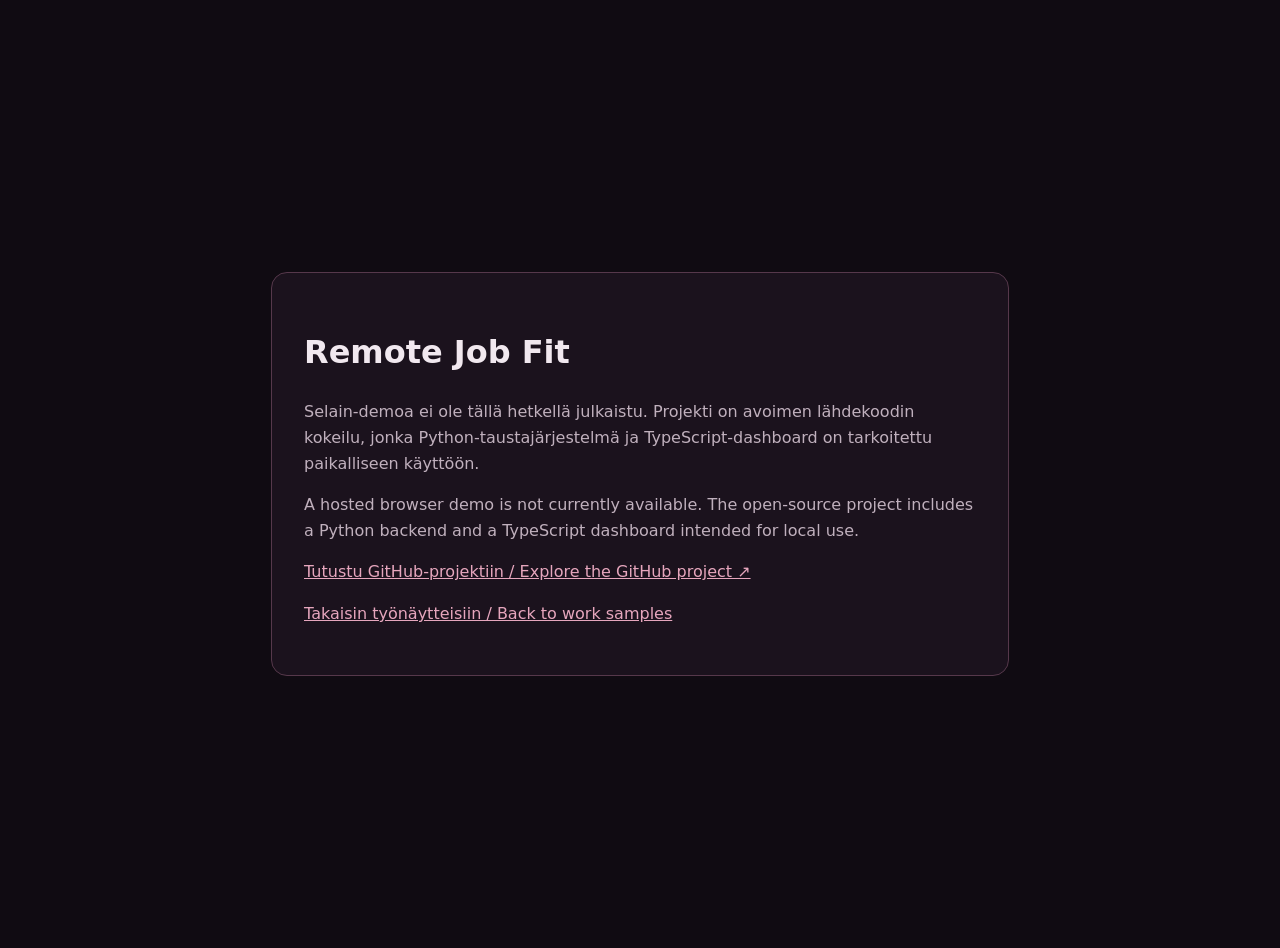
<file: remote-job-fit-demo.html>
<!doctype html>
<!--
  CODE MAP / COMMENTING GUIDE
  File purpose: Legacy Remote Job Fit demo URL: explains that no public browser demo is available and links to the GitHub project.
  HEAD = metadata and resources; BODY = visible content and links.
-->
<html lang="fi">
<!-- HEAD SECTION STARTS. -->
<head>
  <meta charset="utf-8">
  <meta name="viewport" content="width=device-width, initial-scale=1">
  <meta name="robots" content="noindex,follow">
  <title>Remote Job Fit — selain-demo ei ole julkaistu</title>
  <style>
    :root{color-scheme:dark;background:#100b12;color:#f1e8ef;font:16px/1.6 system-ui,sans-serif}
    body{min-height:100vh;display:grid;place-items:center;margin:0;padding:1.5rem}
    main{max-width:42rem;padding:2rem;border:1px solid #56384b;border-radius:1rem;background:#1b121d}
    a{color:#e6a6bd}p{color:#c0b0bd}
    .skip-link{position:absolute;left:1rem;top:1rem;transform:translateY(-200%);padding:.75rem 1rem;background:#fff;color:#100b12;border-radius:.5rem;z-index:10}
    .skip-link:focus{transform:translateY(0)}
  </style>
</head>
<!-- HEAD SECTION ENDS. -->
<!-- BODY SECTION STARTS. -->
<body>
  <a class="skip-link" href="#main">Siirry pääsisältöön / Skip to main content</a>
  <!-- MAIN CONTENT STARTS. -->
<main id="main">
    <h1>Remote Job Fit</h1>
    <p>Selain-demoa ei ole tällä hetkellä julkaistu. Projekti on avoimen lähdekoodin kokeilu, jonka Python-taustajärjestelmä ja TypeScript-dashboard on tarkoitettu paikalliseen käyttöön.</p>
    <p lang="en">A hosted browser demo is not currently available. The open-source project includes a Python backend and a TypeScript dashboard intended for local use.</p>
    <p><a href="https://github.com/MarikaMatala/remote-job-fit" target="_blank" rel="noopener noreferrer">Tutustu GitHub-projektiin / Explore the GitHub project ↗</a></p>
    <p><a href="https://marikamatala.github.io/tyonaytteet.html#remote-job-fit-demo">Takaisin työnäytteisiin / Back to work samples</a></p>
  <!-- MAIN CONTENT ENDS. -->
</main>
<!-- BODY SECTION ENDS. -->
</body>
</html>
</file>
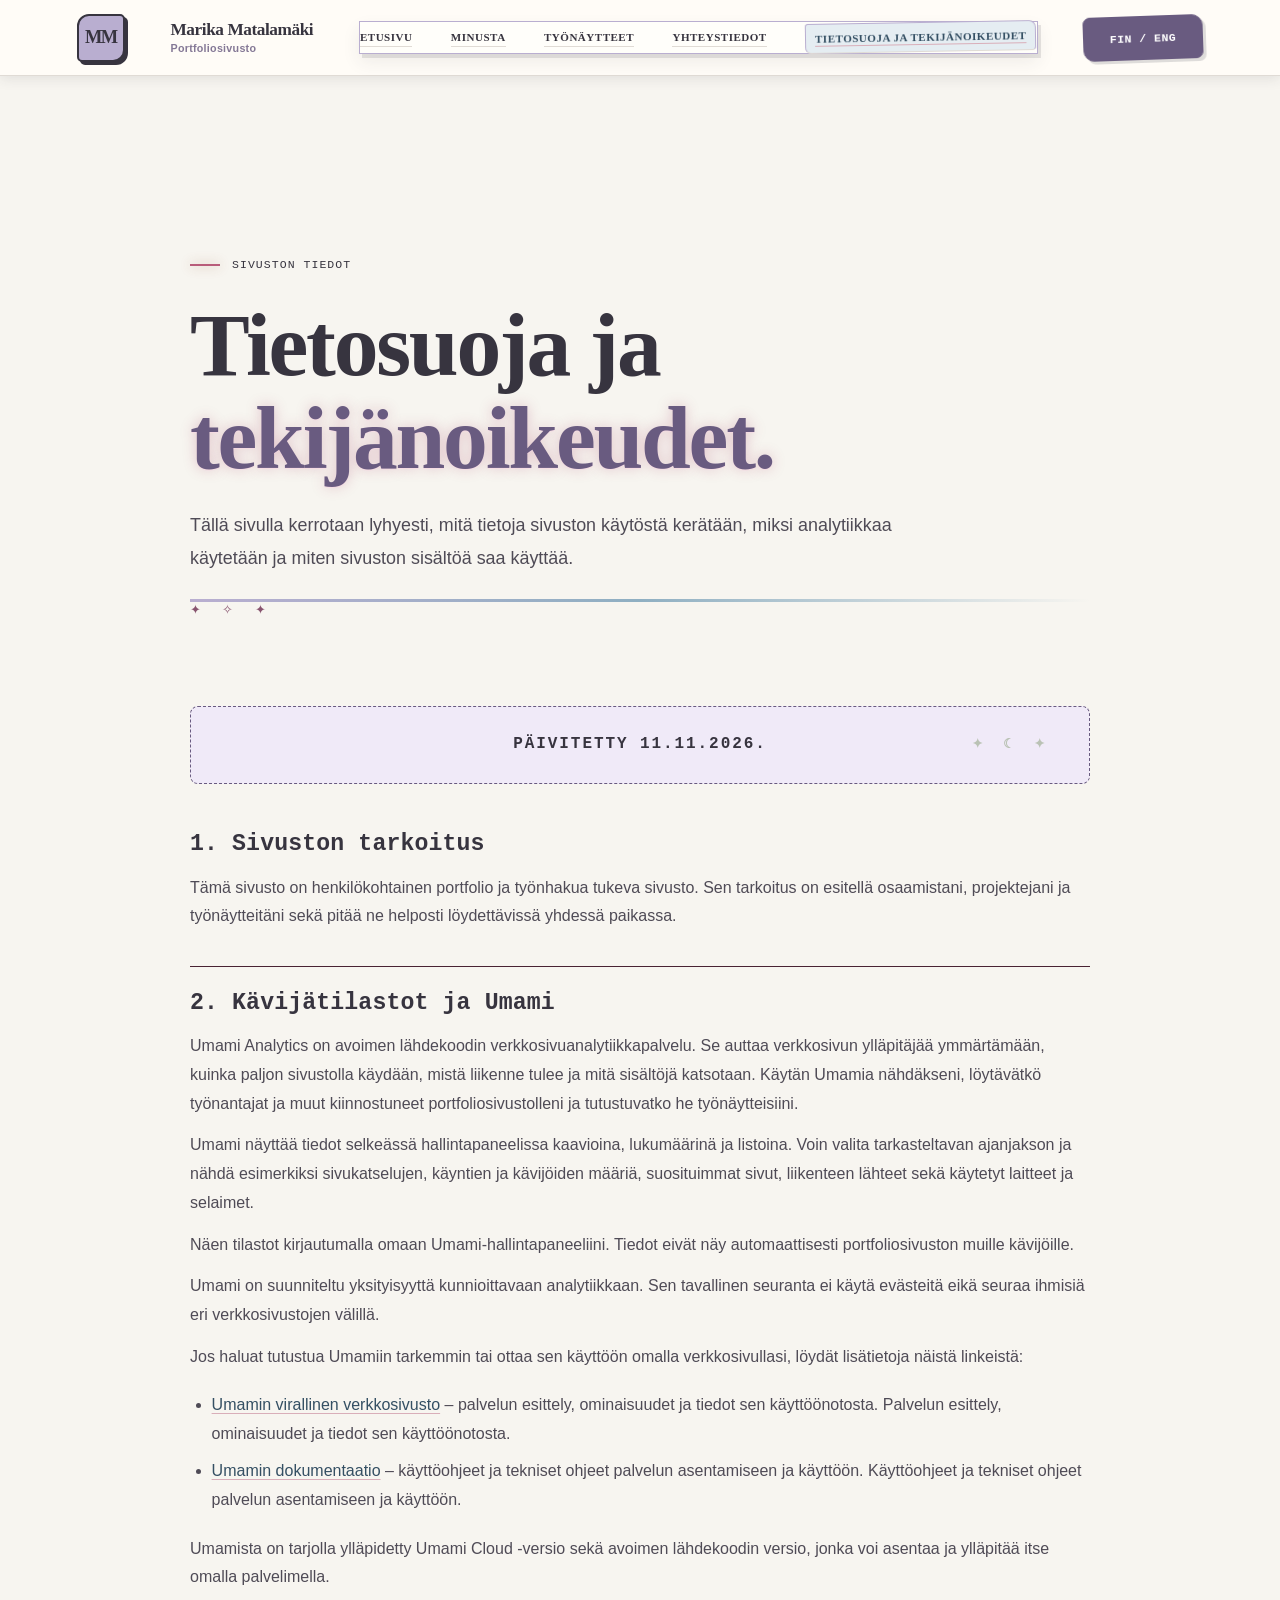
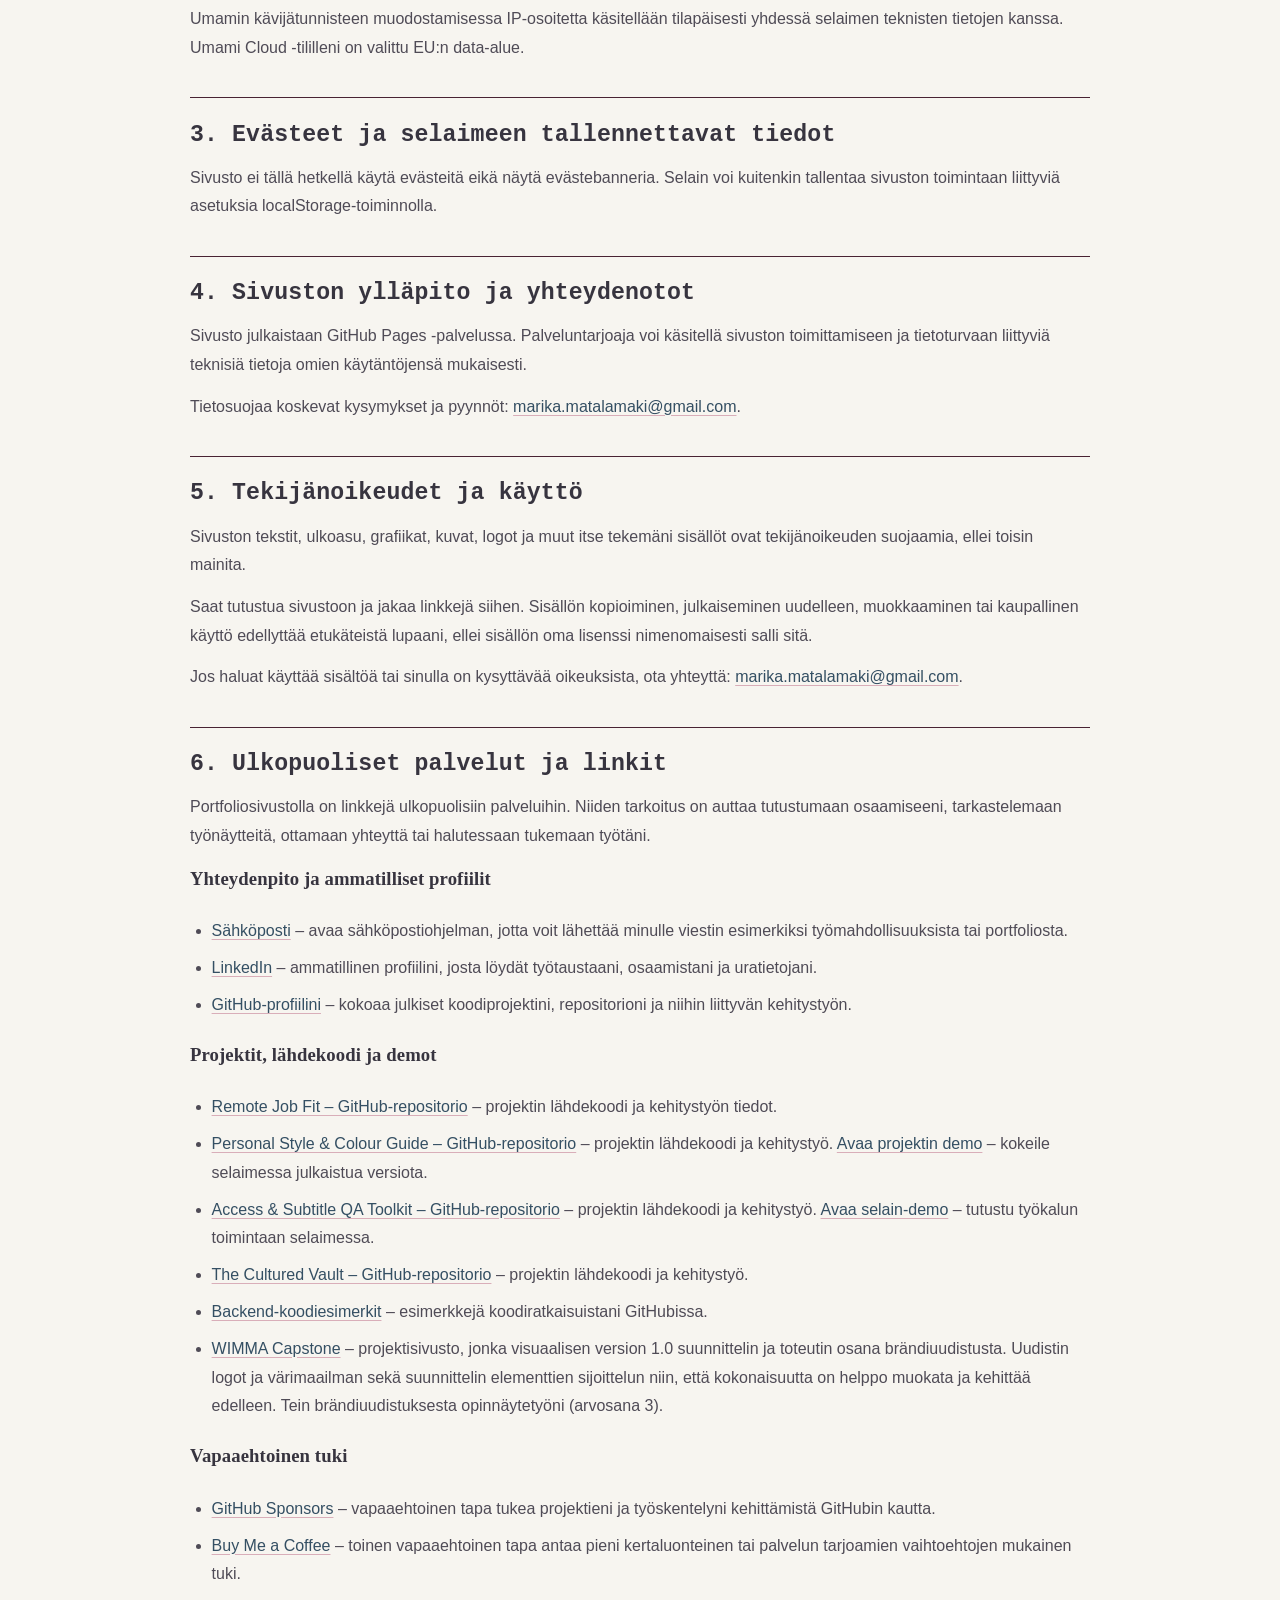
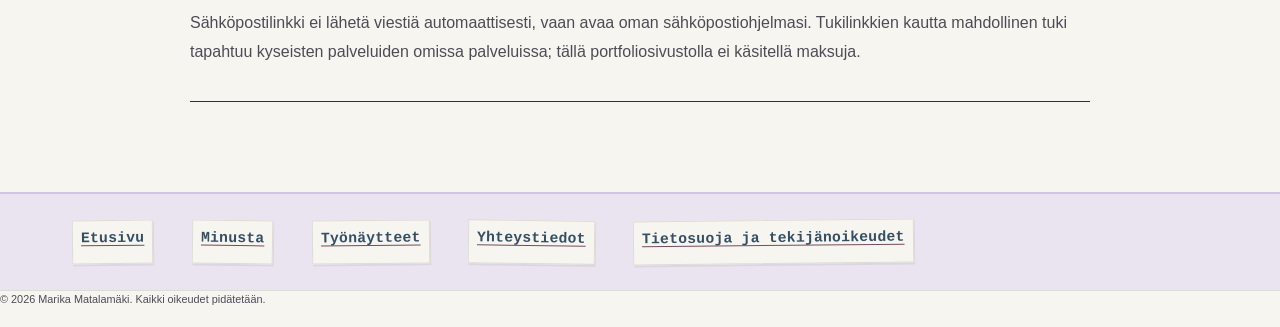
<file: tietosuoja-ja-tekijanoikeudet.html>
<!doctype html>
<html lang="fi">
<head>
  <meta charset="utf-8">
  <meta name="viewport" content="width=device-width, initial-scale=1">
  <meta name="description" content="Marika Matalamäen portfoliosivuston tietosuoja, analytiikka, evästeet ja tekijänoikeudet.">
  <meta name="theme-color" content="#F7F5F0">
  <title data-fi-title="Tietosuoja ja tekijänoikeudet | Marika Matalamäki" data-en-title="Privacy and copyright | Marika Matalamäki">Tietosuoja ja tekijänoikeudet | Marika Matalamäki</title>
  <link rel="stylesheet" href="style.css?v=49">
  <link rel="preconnect" href="https://fonts.googleapis.com">
  <link rel="preconnect" href="https://fonts.gstatic.com" crossorigin>
  <link href="https://fonts.googleapis.com/css2?family=Fraunces:opsz,wght@9..144,400;9..144,500;9..144,600;9..144,700&family=IBM+Plex+Mono:wght@400;500;600&family=Source+Sans+3:wght@400;500;600;700;800&display=swap" rel="stylesheet">
  <link rel="stylesheet" href="legal-pages.css?v=1">
  <script src="script.js?v=25" defer></script>
  <link rel="stylesheet" href="bullet-journal.css?v=9">
</head>
<body>
  
  <a class="skip-link" href="#main-content" data-fi="Siirry sisältöön" data-en="Skip to content">Siirry sisältöön</a>

  <header class="site-header">
    <a class="site-wordmark" href="index.html#home" aria-label="Marika Matalamäki — etusivu">MM</a>
    <a class="wordmark full-name" href="index.html#home"><span class="wordmark-name">Marika Matalamäki</span><br class="wordmark-break"><span class="wordmark-subtitle" data-fi="Portfoliosivusto" data-en="Portfolio website">Portfoliosivusto</span></a>
    <button class="menu-toggle" id="menu-toggle" type="button" aria-expanded="false" aria-controls="primary-navigation" aria-label="Avaa navigaatiovalikko"><span></span><span></span><span></span></button>
    <nav id="primary-navigation" aria-label="Päänavigaatio">
      <a href="index.html" data-fi="Etusivu" data-en="Home">Etusivu</a><a href="minusta.html" data-fi="Minusta" data-en="About">Minusta</a><a href="tyonaytteet.html" data-fi="Työnäytteet" data-en="Work samples">Työnäytteet</a><a href="yhteystiedot.html" data-fi="Yhteystiedot" data-en="Contact">Yhteystiedot</a><a href="tietosuoja-ja-tekijanoikeudet.html" aria-current="page" data-fi="Tietosuoja ja tekijänoikeudet" data-en="Privacy and copyright">Tietosuoja ja tekijänoikeudet</a>
    </nav>
    <button class="language-toggle" id="language-toggle" type="button" aria-label="Vaihda sivuston kieltä / Change language" title="FIN / ENG"><span class="language-label" data-fi="FIN / ENG" data-en="ENG / FIN">FIN / ENG</span></button>
  </header>
  <main id="main-content" class="section-wrap legal-page">
    <header class="work-page-intro">
      <p class="eyebrow"><span class="eyebrow-line"></span><span data-fi="Sivuston tiedot" data-en="Website information">Sivuston tiedot</span></p>
      <h1 data-fi="Tietosuoja ja<br><em>tekijänoikeudet.</em>" data-en="Privacy and<br><em>copyright.</em>">Tietosuoja ja<br><em>tekijänoikeudet.</em></h1>
      <p data-fi="Tällä sivulla kerrotaan lyhyesti, mitä tietoja sivuston käytöstä kerätään, miksi analytiikkaa käytetään ja miten sivuston sisältöä saa käyttää." data-en="This page explains what information is collected when the site is used, why analytics is used and how the site's content may be used.">Tällä sivulla kerrotaan lyhyesti, mitä tietoja sivuston käytöstä kerätään, miksi analytiikkaa käytetään ja miten sivuston sisältöä saa käyttää.</p>
    </header>
    <article class="legal-content">
      <p class="notice info-ribbon"><strong data-fi="Päivitetty 11.11.2026." data-en="Last updated 11 November 2026.">Päivitetty 11.11.2026.</strong></p>
      <section>
        <h2 data-fi="1. Sivuston tarkoitus" data-en="1. Purpose of this website">1. Sivuston tarkoitus</h2>
        <p data-fi="Tämä sivusto on henkilökohtainen portfolio ja työnhakua tukeva sivusto. Sen tarkoitus on esitellä osaamistani, projektejani ja työnäytteitäni sekä pitää ne helposti löydettävissä yhdessä paikassa. Sivuston avulla voin näyttää työnantajille ja muille kiinnostuneille, millaisia töitä olen tehnyt ja mitä osaan." data-en="This is my personal portfolio and a website supporting my job search. It brings my skills, projects and work samples together in one place, so employers and others can easily explore the work I have done and the skills I can demonstrate.">Tämä sivusto on henkilökohtainen portfolio ja työnhakua tukeva sivusto. Sen tarkoitus on esitellä osaamistani, projektejani ja työnäytteitäni sekä pitää ne helposti löydettävissä yhdessä paikassa.</p>
      </section>
      <section>
        <h2 data-fi="2. Kävijätilastot ja Umami" data-en="2. Visitor statistics and Umami">2. Kävijätilastot ja Umami</h2>
        <p data-fi="Umami Analytics on avoimen lähdekoodin verkkosivuanalytiikkapalvelu. Se auttaa verkkosivun ylläpitäjää ymmärtämään, kuinka paljon sivustolla käydään, mistä liikenne tulee ja mitä sisältöjä katsotaan. Käytän Umamia nähdäkseni, löytävätkö työnantajat ja muut kiinnostuneet portfoliosivustolleni ja tutustuvatko he työnäytteisiini. Portfolio on tehty työnhakua ja oman osaamiseni esittelyä varten, ja haluan pitää työnäytteeni helposti löydettävissä yhdessä paikassa. Tilastot auttavat minua arvioimaan sivuston toimivuutta ja kehittämään sitä." data-en="Umami Analytics is an open-source website analytics service. It helps website owners understand how many visits a site receives, where its traffic comes from and which content people view. I use Umami to see whether employers and other interested visitors find my portfolio and explore my work samples. The portfolio supports my job search and showcases my skills, keeping my work samples together in one easy-to-find place. The statistics help me assess and improve the site.">Umami Analytics on avoimen lähdekoodin verkkosivuanalytiikkapalvelu. Se auttaa verkkosivun ylläpitäjää ymmärtämään, kuinka paljon sivustolla käydään, mistä liikenne tulee ja mitä sisältöjä katsotaan. Käytän Umamia nähdäkseni, löytävätkö työnantajat ja muut kiinnostuneet portfoliosivustolleni ja tutustuvatko he työnäytteisiini.</p>
        <p data-fi="Umami näyttää tiedot selkeässä hallintapaneelissa kaavioina, lukumäärinä ja listoina. Voin valita tarkasteltavan ajanjakson ja nähdä esimerkiksi: sivukatselujen määrän, käyntien määrän ja arvioidun yksittäisten kävijöiden määrän; suosituimmat sivut ja työnäytteet; milloin sivustolla käydään; mistä sivustolle tullaan (esimerkiksi hakukoneen tai muun verkkosivun kautta); sekä käytetyt laitteet, selaimet ja arvioidun sijainnin, kuten maan tai alueen. Raporteista näen myös käyntien keskimääräisen keston ja sen, kuinka moni poistuu katsottuaan vain yhden sivun. Näin voin esimerkiksi huomata, herättääkö jokin työnäyte kiinnostusta tai löytävätkö kävijät haluamansa sisällön." data-en="Umami presents the information in a dashboard using charts, totals and lists. I can choose a date range and view, for example: pageviews, visits and an estimate of unique visitors; the most-viewed pages and work samples; when visits happen; where visitors came from (for example, a search engine or another website); and the devices, browsers and approximate locations, such as country or region. Reports can also show average visit duration and how many visits ended after a single page. This helps me understand, for example, whether a work sample is attracting attention and whether visitors are finding the content they need.">Umami näyttää tiedot selkeässä hallintapaneelissa kaavioina, lukumäärinä ja listoina. Voin valita tarkasteltavan ajanjakson ja nähdä esimerkiksi sivukatselujen, käyntien ja kävijöiden määriä, suosituimmat sivut, liikenteen lähteet sekä käytetyt laitteet ja selaimet.</p>
        <p data-fi="Näen tilastot kirjautumalla omaan Umami-hallintapaneeliini. Tiedot eivät näy automaattisesti portfoliosivuston muille kävijöille. Umami ei näytä minulle kävijän nimeä, sähköpostiosoitetta tai muuta suoraa yhteystietoa, joten en voi päätellä tilastoista varmasti, kuka työnantaja tai henkilö sivustolla vieraili. Analytiikka toimii vain niillä portfolio- ja työnäytesivuilla, joille seurantakoodi on asennettu." data-en="I view the statistics by signing in to my own Umami dashboard. They are not automatically visible to other visitors of the portfolio. Umami does not show me a visitor's name, email address or other direct contact details, so I cannot tell from the statistics exactly which employer or person visited the site. Analytics only works on portfolio and work-sample pages where the tracking code is installed.">Näen tilastot kirjautumalla omaan Umami-hallintapaneeliini. Tiedot eivät näy automaattisesti portfoliosivuston muille kävijöille.</p>
        <p data-fi="Umami on suunniteltu yksityisyyttä kunnioittavaan analytiikkaan. Sen tavallinen seuranta ei käytä evästeitä eikä seuraa ihmisiä eri verkkosivustojen välillä. Palvelu käsittelee kuitenkin joitakin teknisiä tietoja tilastojen muodostamiseksi; tästä kerrotaan tarkemmin alla." data-en="Umami is designed for privacy-conscious analytics. Its standard tracking does not use cookies or track people across different websites. The service still processes some technical information to produce statistics; this is explained below.">Umami on suunniteltu yksityisyyttä kunnioittavaan analytiikkaan. Sen tavallinen seuranta ei käytä evästeitä eikä seuraa ihmisiä eri verkkosivustojen välillä.</p>
        <p data-fi="Jos haluat tutustua Umamiin tarkemmin tai ottaa sen käyttöön omalla verkkosivullasi, löydät lisätietoja näistä linkeistä:" data-en="If you would like to learn more about Umami or use it on your own website, you can find more information here:">Jos haluat tutustua Umamiin tarkemmin tai ottaa sen käyttöön omalla verkkosivullasi, löydät lisätietoja näistä linkeistä:</p>
        <ul>
          <li><a href="https://umami.is/" target="_blank" rel="noopener noreferrer">Umamin virallinen verkkosivusto</a> – palvelun esittely, ominaisuudet ja tiedot sen käyttöönotosta. <span data-en="The service overview, features and information about getting started.">Palvelun esittely, ominaisuudet ja tiedot sen käyttöönotosta.</span></li>
          <li><a href="https://docs.umami.is/" target="_blank" rel="noopener noreferrer">Umamin dokumentaatio</a> – käyttöohjeet ja tekniset ohjeet palvelun asentamiseen ja käyttöön. <span data-en="User guides and technical instructions for installing and using the service.">Käyttöohjeet ja tekniset ohjeet palvelun asentamiseen ja käyttöön.</span></li>
        </ul>
        <p data-fi="Umamista on tarjolla ylläpidetty Umami Cloud -versio sekä avoimen lähdekoodin versio, jonka voi asentaa ja ylläpitää itse omalla palvelimella." data-en="Umami is available as a managed Umami Cloud service or as an open-source version that you can install and host yourself.">Umamista on tarjolla ylläpidetty Umami Cloud -versio sekä avoimen lähdekoodin versio, jonka voi asentaa ja ylläpitää itse omalla palvelimella.</p>
        <p data-fi="Umamin kävijätunnisteen muodostamisessa IP-osoitetta käsitellään tilapäisesti yhdessä selaimen teknisten tietojen kanssa. IP-osoitetta ei tallenneta Umamin tavalliseen analytiikkatietueeseen omana kenttänään, mutta palveluntarjoaja voi käsitellä teknisiä tietoja omissa tietoturva- ja palvelulokeissaan. Umami Cloud -tililleni on valittu EU:n data-alue. Palveluntarjoajan omat tiedot: umami.is/privacy." data-en="To create a visitor identifier, Umami temporarily processes the IP address together with technical browser information. The IP address is not stored as a separate field in standard Umami analytics records, although the provider may process technical data in its operational and security logs. My Umami Cloud account is set to the EU data region. Provider information: umami.is/privacy.">Umamin kävijätunnisteen muodostamisessa IP-osoitetta käsitellään tilapäisesti yhdessä selaimen teknisten tietojen kanssa. Umami Cloud -tililleni on valittu EU:n data-alue.</p>
      </section>
      <section id="privacy-cookies">
        <h2 data-fi="3. Evästeet ja selaimeen tallennettavat tiedot" data-en="3. Cookies and information stored in your browser">3. Evästeet ja selaimeen tallennettavat tiedot</h2>
        <p data-fi="Sivusto ei tällä hetkellä käytä evästeitä eikä näytä evästebanneria. Selain voi kuitenkin tallentaa sivuston toimintaan liittyviä asetuksia localStorage-toiminnolla. Portfolio tallentaa esimerkiksi kielivalinnan. The Cultured Vault -demossa käyttäjän omat arviot ja muut valinnat voivat tallentua hänen omaan selaimeensa. Nämä tiedot eivät siirry minulle. Voit poistaa ne selaimen asetuksista; samalla tallennetut valinnat voivat hävitä." data-en="The site does not currently use cookies or display a cookie banner. Your browser may store settings using localStorage, a browser feature separate from cookies. The portfolio may save your language choice. In The Cultured Vault demo, your ratings and other choices may be saved in your own browser. This information is not sent to me. You can clear it in your browser settings, but saved preferences may then be lost.">Sivusto ei tällä hetkellä käytä evästeitä eikä näytä evästebanneria. Selain voi kuitenkin tallentaa sivuston toimintaan liittyviä asetuksia localStorage-toiminnolla.</p>
      </section>
      <section>
        <h2 data-fi="4. Sivuston ylläpito ja yhteydenotot" data-en="4. Hosting and contact">4. Sivuston ylläpito ja yhteydenotot</h2>
        <p data-fi="Sivusto julkaistaan GitHub Pages -palvelussa. Palveluntarjoaja voi käsitellä sivuston toimittamiseen ja tietoturvaan liittyviä teknisiä tietoja omien käytäntöjensä mukaisesti. Jos otat minuun yhteyttä sähköpostitse, käsittelen viestissä antamiasi tietoja vastatakseni viestiisi. Älä lähetä tarpeettomia arkaluonteisia henkilötietoja." data-en="The website is hosted on GitHub Pages. The provider may process technical information needed to deliver and secure the site under its own policies. If you contact me by email, I use the information you provide to respond. Please do not send unnecessary sensitive personal information.">Sivusto julkaistaan GitHub Pages -palvelussa. Palveluntarjoaja voi käsitellä sivuston toimittamiseen ja tietoturvaan liittyviä teknisiä tietoja omien käytäntöjensä mukaisesti.</p>
        <p data-fi="Tietosuojaa koskevat kysymykset ja pyynnöt: marika.matalamaki@gmail.com." data-en="For privacy questions or requests, contact: marika.matalamaki@gmail.com.">Tietosuojaa koskevat kysymykset ja pyynnöt: <a href="mailto:marika.matalamaki@gmail.com">marika.matalamaki@gmail.com</a>.</p>
      </section>
      <section id="copyright">
        <h2 data-fi="5. Tekijänoikeudet ja käyttö" data-en="5. Copyright and permitted use">5. Tekijänoikeudet ja käyttö</h2>
        <p data-fi="Sivuston tekstit, ulkoasu, grafiikat, kuvat, logot ja muut itse tekemäni sisällöt ovat tekijänoikeuden suojaamia, ellei toisin mainita. Työnäytteissä voi olla myös muiden tekijöiden tai organisaatioiden materiaalia; niiden oikeudet kuuluvat alkuperäisille oikeudenhaltijoille." data-en="The texts, visual design, graphics, images, logos and other content I have created are protected by copyright unless otherwise stated. Work samples may also contain material by other creators or organisations; rights to that material remain with their respective owners.">Sivuston tekstit, ulkoasu, grafiikat, kuvat, logot ja muut itse tekemäni sisällöt ovat tekijänoikeuden suojaamia, ellei toisin mainita.</p>
        <p data-fi="Saat tutustua sivustoon ja jakaa linkkejä siihen. Sisällön kopioiminen, julkaiseminen uudelleen, muokkaaminen tai kaupallinen käyttö edellyttää etukäteistä lupaani, ellei sisällön oma lisenssi nimenomaisesti salli sitä. Jos projektin lähdekoodilla on erillinen avoimen lähdekoodin lisenssi, se koskee vain lisenssissä määriteltyä koodia – ei automaattisesti sivuston tekstejä, kuvia, logoja tai visuaalista ilmettä." data-en="You may browse the site and share links to it. Copying, republishing, modifying or using my content commercially requires my prior permission unless the content's own licence expressly allows it. If a project has a separate open-source licence, that licence applies only to the code it covers; it does not automatically cover the site's text, images, logos or visual identity.">Saat tutustua sivustoon ja jakaa linkkejä siihen. Sisällön kopioiminen, julkaiseminen uudelleen, muokkaaminen tai kaupallinen käyttö edellyttää etukäteistä lupaani, ellei sisällön oma lisenssi nimenomaisesti salli sitä.</p>
        <p data-fi="Jos haluat käyttää sisältöä tai sinulla on kysyttävää oikeuksista, ota yhteyttä: marika.matalamaki@gmail.com." data-en="If you would like to use any content or have questions about rights, contact: marika.matalamaki@gmail.com.">Jos haluat käyttää sisältöä tai sinulla on kysyttävää oikeuksista, ota yhteyttä: <a href="mailto:marika.matalamaki@gmail.com">marika.matalamaki@gmail.com</a>.</p>
      </section>
      <section>
        <h2 data-fi="6. Ulkopuoliset palvelut ja linkit" data-en="6. External services and links">6. Ulkopuoliset palvelut ja linkit</h2>
        <p data-fi="Portfoliosivustolla on linkkejä ulkopuolisiin palveluihin. Niiden tarkoitus on auttaa tutustumaan osaamiseeni, tarkastelemaan työnäytteitä, ottamaan yhteyttä tai halutessaan tukemaan työtäni. Linkit eivät tarkoita, että nämä palvelut olisivat osa tätä verkkosivustoa. Kun avaat linkin, siirryt kyseisen palvelun sivulle, ja palvelu käsittelee tietoja oman tietosuojakäytäntönsä ja käyttöehtojensa mukaisesti." data-en="The portfolio contains links to external services. Their purpose is to help visitors explore my skills and work samples, contact me, or optionally support my work. These services are not part of this website. When you open a link, you visit the destination service, which processes information according to its own privacy policy and terms.">Portfoliosivustolla on linkkejä ulkopuolisiin palveluihin. Niiden tarkoitus on auttaa tutustumaan osaamiseeni, tarkastelemaan työnäytteitä, ottamaan yhteyttä tai halutessaan tukemaan työtäni.</p>
        <h3 data-fi="Yhteydenpito ja ammatilliset profiilit" data-en="Contact and professional profiles">Yhteydenpito ja ammatilliset profiilit</h3>
        <ul>
          <li><a href="mailto:marika.matalamaki@gmail.com">Sähköposti</a> – avaa sähköpostiohjelman, jotta voit lähettää minulle viestin esimerkiksi työmahdollisuuksista tai portfoliosta.</li>
          <li><a href="https://www.linkedin.com/in/marika-matalamaki/" target="_blank" rel="noopener noreferrer">LinkedIn</a> – ammatillinen profiilini, josta löydät työtaustaani, osaamistani ja uratietojani.</li>
          <li><a href="https://github.com/MarikaMatala" target="_blank" rel="noopener noreferrer">GitHub-profiilini</a> – kokoaa julkiset koodiprojektini, repositorioni ja niihin liittyvän kehitystyön.</li>
        </ul>
        <h3 data-fi="Projektit, lähdekoodi ja demot" data-en="Projects, source code and demos">Projektit, lähdekoodi ja demot</h3>
        <ul>
          <li><a href="https://github.com/MarikaMatala/remote-job-fit" target="_blank" rel="noopener noreferrer">Remote Job Fit – GitHub-repositorio</a> – projektin lähdekoodi ja kehitystyön tiedot.</li>
          <li><a href="https://github.com/MarikaMatala/personal-style-colour-guide" target="_blank" rel="noopener noreferrer">Personal Style &amp; Colour Guide – GitHub-repositorio</a> – projektin lähdekoodi ja kehitystyö. <a href="https://marikamatala.github.io/personal-style-colour-guide/" target="_blank" rel="noopener noreferrer">Avaa projektin demo</a> – kokeile selaimessa julkaistua versiota.</li>
          <li><a href="https://github.com/MarikaMatala/access-subtitle-qa-toolkit" target="_blank" rel="noopener noreferrer">Access &amp; Subtitle QA Toolkit – GitHub-repositorio</a> – projektin lähdekoodi ja kehitystyö. <a href="https://marikamatala.github.io/access-subtitle-qa-toolkit/" target="_blank" rel="noopener noreferrer">Avaa selain-demo</a> – tutustu työkalun toimintaan selaimessa.</li>
          <li><a href="https://github.com/MarikaMatala/The-Cultured-Vault" target="_blank" rel="noopener noreferrer">The Cultured Vault – GitHub-repositorio</a> – projektin lähdekoodi ja kehitystyö.</li>
          <li><a href="https://github.com/MarikaMatala/MarikaMatala.github.io/blob/main/backend-code-examples.md" target="_blank" rel="noopener noreferrer">Backend-koodiesimerkit</a> – esimerkkejä koodiratkaisuistani GitHubissa.</li>
          <li><a href="https://wimma-capstone.jamk.fi/" target="_blank" rel="noopener noreferrer">WIMMA Capstone</a> – projektisivusto, jonka visuaalisen version 1.0 suunnittelin ja toteutin osana brändiuudistusta. Uudistin logot ja värimaailman sekä suunnittelin elementtien sijoittelun niin, että kokonaisuutta on helppo muokata ja kehittää edelleen. Tein brändiuudistuksesta opinnäytetyöni (arvosana 3).</li>
        </ul>
        <h3 data-fi="Vapaaehtoinen tuki" data-en="Optional support">Vapaaehtoinen tuki</h3>
        <ul>
          <li><a href="https://github.com/sponsors/MarikaMatala" target="_blank" rel="noopener noreferrer">GitHub Sponsors</a> – vapaaehtoinen tapa tukea projektieni ja työskentelyni kehittämistä GitHubin kautta.</li>
          <li><a href="https://buymeacoffee.com/marikamatala" target="_blank" rel="noopener noreferrer">Buy Me a Coffee</a> – toinen vapaaehtoinen tapa antaa pieni kertaluonteinen tai palvelun tarjoamien vaihtoehtojen mukainen tuki.</li>
        </ul>
        <p data-fi="Sähköpostilinkki ei lähetä viestiä automaattisesti, vaan avaa oman sähköpostiohjelmasi. GitHub-, LinkedIn-, demo- ja WIMMA Capstone -linkit vievät kyseisten palveluiden tai projektien sivuille. Tukilinkkien kautta mahdollinen tuki tapahtuu GitHubin tai Buy Me a Coffeen omassa palvelussa; tällä portfoliosivustolla ei käsitellä maksuja. Ulkopuolisten palveluiden tietosuojasta, evästeistä, käyttöehdoista ja mahdollisista maksuista vastaavat kyseiset palveluntarjoajat." data-en="The email link does not send a message automatically; it opens your email application. GitHub, LinkedIn, demo and WIMMA Capstone links take you to the relevant service or project website. Any support through the support links is handled by GitHub or Buy Me a Coffee; this portfolio does not process payments. The external providers are responsible for their own privacy practices, cookies, terms and any payments.">Sähköpostilinkki ei lähetä viestiä automaattisesti, vaan avaa oman sähköpostiohjelmasi. Tukilinkkien kautta mahdollinen tuki tapahtuu kyseisten palveluiden omissa palveluissa; tällä portfoliosivustolla ei käsitellä maksuja.</p>
      </section>
    </article>
  </main>
  <footer class="site-footer section-wrap">
    <nav class="footer-nav" aria-label="Alatunnisteen navigaatio">
      <a href="index.html" data-fi="Etusivu" data-en="Home">Etusivu</a><a href="minusta.html" data-fi="Minusta" data-en="About">Minusta</a><a href="tyonaytteet.html" data-fi="Työnäytteet" data-en="Work samples">Työnäytteet</a><a href="yhteystiedot.html" data-fi="Yhteystiedot" data-en="Contact">Yhteystiedot</a><a href="tietosuoja-ja-tekijanoikeudet.html" data-fi="Tietosuoja ja tekijänoikeudet" data-en="Privacy and copyright">Tietosuoja ja tekijänoikeudet</a>
    </nav>
  </footer>
  <div class="copyright-bar">
    <p class="footer-rights" data-fi="© 2026 Marika Matalamäki. Kaikki oikeudet pidätetään." data-en="© 2026 Marika Matalamäki. All rights reserved.">© 2026 Marika Matalamäki. Kaikki oikeudet pidätetään.</p>
  </div>
</body>
</html>
</file>
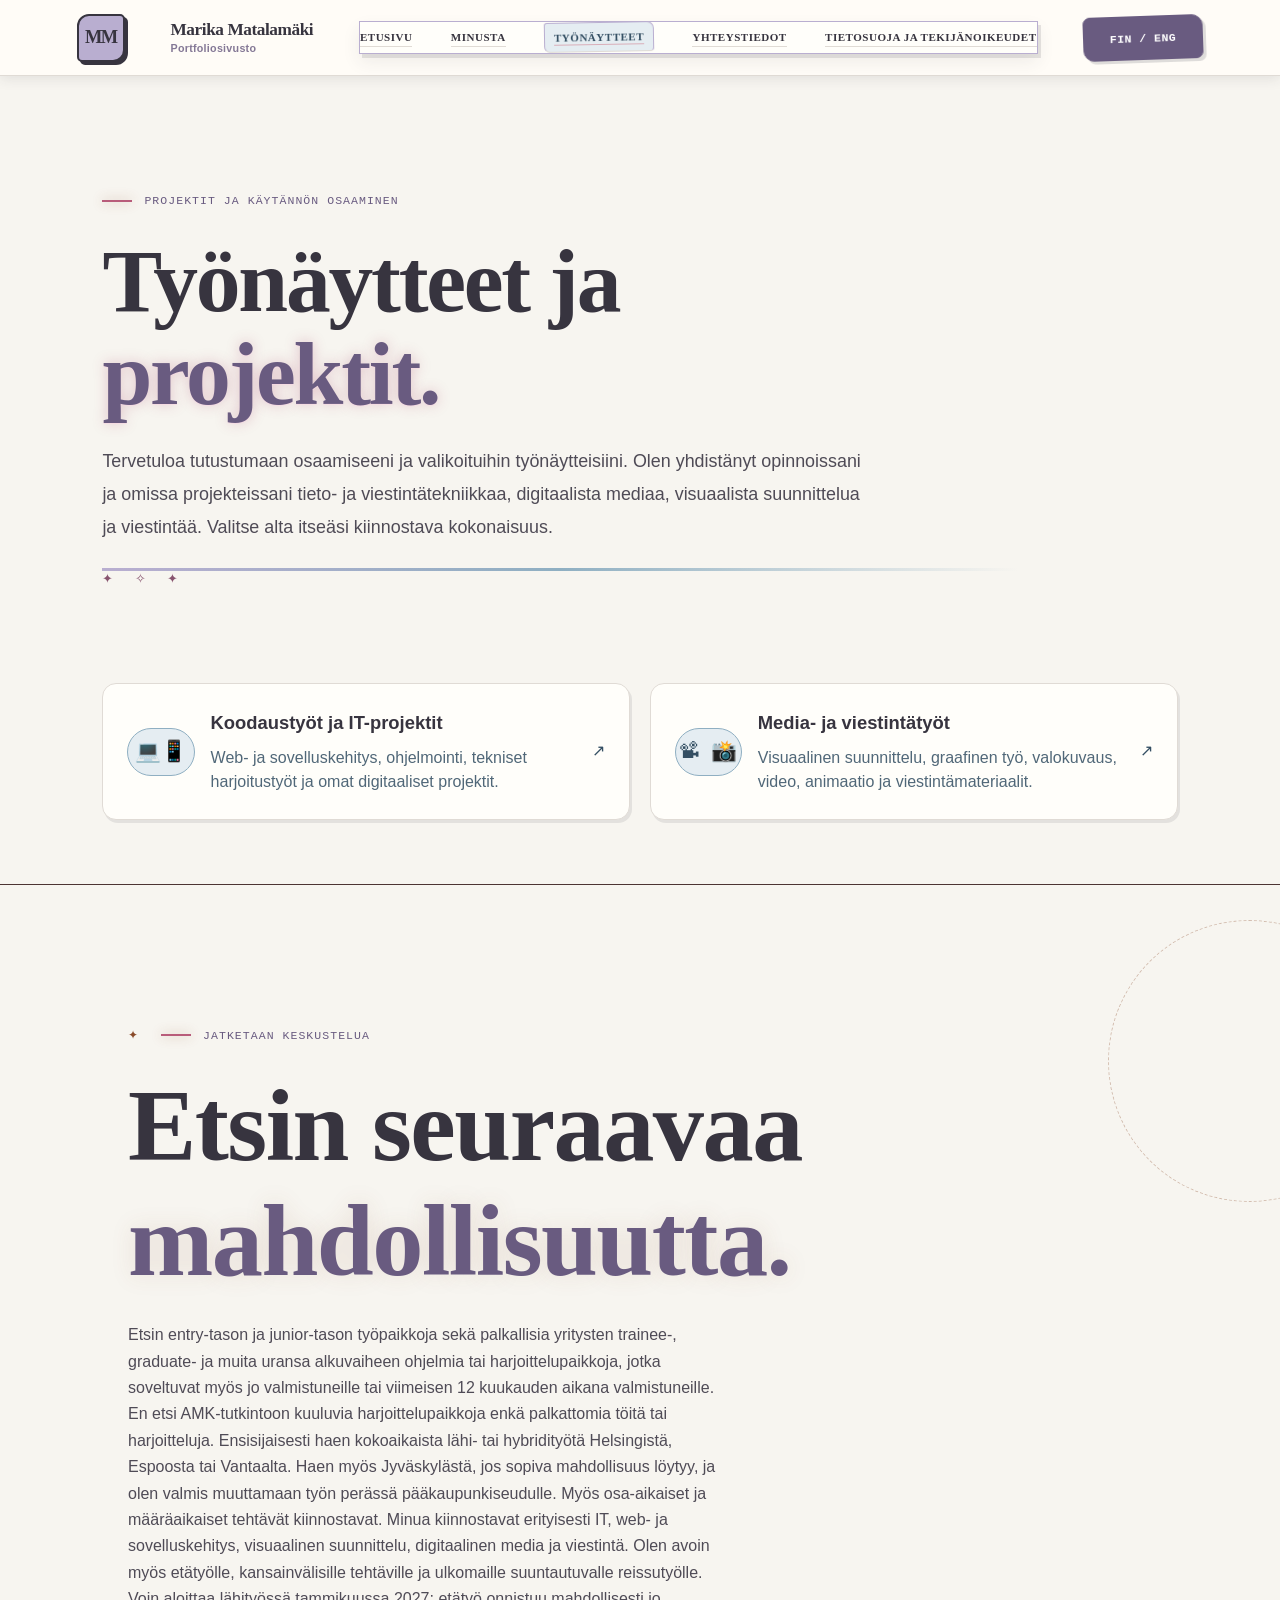
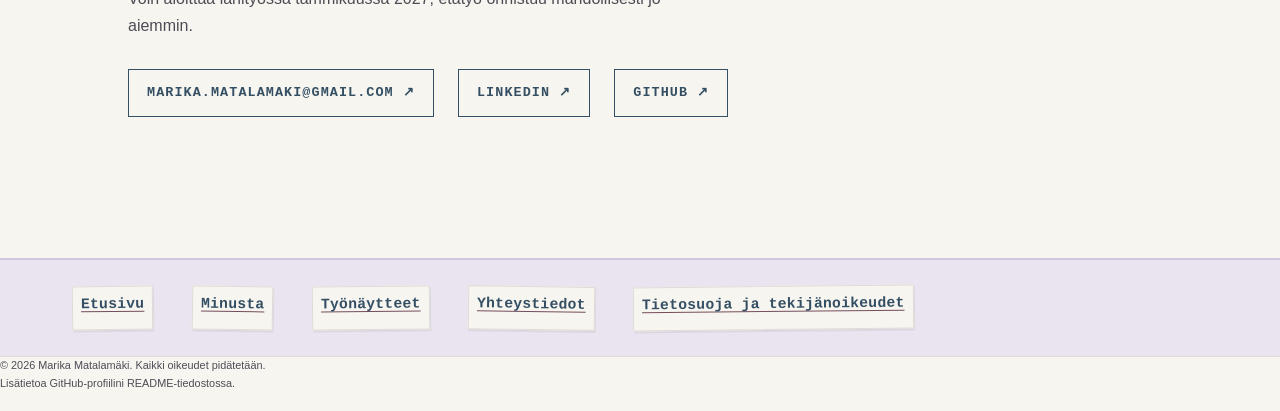
<file: tyonaytteet.html>
<!doctype html>
<!--
  CODE MAP / COMMENTING GUIDE
  File purpose: Portfolio work samples page containing projects, screenshots, documents, and project links.
  CODE MAP: HEAD metadata and resources -> BODY navigation and page content -> project cards and visual artwork.
  EDITING TIP: duplicate an existing project-card structure when adding a new work sample; update its title, description, image, and links.
  Navigation: use the HEAD, BODY, and MAIN CONTENT section markers to move through the page.
-->
<html lang="fi">
<!-- HEAD SECTION STARTS: metadata, page title, and stylesheets. -->
<head>
  <meta charset="utf-8">
  <meta name="viewport" content="width=device-width, initial-scale=1">
  <meta name="description" content="Marika Matalamäen työnäytteet: ohjelmistokehitys, digitaalinen media, visuaalinen suunnittelu ja viestintä.">
  <link rel="canonical" href="https://marikamatala.github.io/tyonaytteet.html">
  <meta property="og:type" content="website">
  <meta property="og:locale" content="fi_FI">
  <meta property="og:site_name" content="Marika Matalamäki — Portfolio">
  <meta property="og:title" content="Marika Matalamäki — Työnäytteet">
  <meta property="og:description" content="Marika Matalamäen työnäytteet: ohjelmistokehitys, digitaalinen media, visuaalinen suunnittelu ja viestintä.">
  <meta property="og:url" content="https://marikamatala.github.io/tyonaytteet.html">
  <meta property="og:image" content="https://marikamatala.github.io/images/omakuva.png">
  <meta property="og:image:alt" content="Marika Matalamäen portfolio ja profiilikuva">
  <meta name="robots" content="index, follow">
  <meta name="theme-color" content="#F7F5F0">
  <meta name="referrer" content="strict-origin-when-cross-origin">
  <meta http-equiv="Content-Security-Policy" content="default-src 'self'; base-uri 'self'; object-src 'none'; form-action 'self'; upgrade-insecure-requests; script-src 'self' 'unsafe-inline' https://cloud.umami.is https://cdn.jsdelivr.net; style-src 'self' 'unsafe-inline' https://fonts.googleapis.com https://cdn.jsdelivr.net; font-src 'self' https://fonts.gstatic.com; img-src 'self' data: https://raw.githubusercontent.com; connect-src 'self' https://cloud.umami.is">
  <meta http-equiv="Permissions-Policy" content="camera=(), microphone=(), geolocation=()">
  <title data-fi-title="Marika Matalamäki — Portfolio 2026 | Työnäytteet" data-en-title="Marika Matalamäki — Portfolio 2026 | Work samples">Marika Matalamäki — Portfolio 2026 | Työnäytteet</title>
  <!-- EDITING TIP: the page styles are defined in style.css. Comments are not displayed on the website. -->
  <link rel="stylesheet" href="style.css?v=49">
  <link rel="preconnect" href="https://fonts.googleapis.com">
  <link rel="preconnect" href="https://fonts.gstatic.com" crossorigin>
  <link href="https://fonts.googleapis.com/css2?family=Fraunces:opsz,wght@9..144,400;9..144,500;9..144,600;9..144,700&family=IBM+Plex+Mono:wght@400;500;600&family=Source+Sans+3:wght@400;500;600;700;800&display=swap" rel="stylesheet"><script src="script.js?v=25" defer></script><!-- Umami Cloud: visitor analytics. Add ?owner=1 to the URL to mark visits from this browser as owner visits. -->
  <script>
    (function () {
      const params = new URLSearchParams(window.location.search);
      if (params.get('owner') === '1') {
        localStorage.setItem('portfolio-analytics-owner', '1');
      } else if (params.get('owner') === '0') {
        localStorage.removeItem('portfolio-analytics-owner');
      }

      const tracker = document.createElement('script');
      tracker.defer = true;
      tracker.src = 'https://cloud.umami.is/script.js';
      tracker.dataset.websiteId = '0f1e9249-905e-4386-881c-295fd7c92e3c';

      if (localStorage.getItem('portfolio-analytics-owner') === '1') {
        tracker.dataset.distinctId = 'portfolio-owner';
      }

      document.head.appendChild(tracker);
    })();
  </script>
<style>
.work-category-cards{display:grid;grid-template-columns:repeat(2,minmax(0,1fr));gap:1.2rem;margin:2.5rem auto 4rem}
.work-category-card{display:flex;align-items:center;gap:1rem;padding:1.5rem;border:1px solid rgba(143,175,194,.55);border-radius:14px;background:rgba(255,254,250,.96);color:inherit;text-decoration:none;transition:transform .2s ease,border-color .2s ease,background .2s ease}
.work-category-card:hover{transform:translateY(-3px);border-color:#695B80;background:rgba(185,174,208,.18)}
.work-category-card:focus-visible{outline:3px solid #344F63;outline-offset:4px}
.work-category-symbol{display:flex;align-items:center;justify-content:center;gap:.15rem;flex:0 0 4.2rem;width:4.2rem;height:3rem;border:1px solid rgba(143,175,194,.65);border-radius:999px;font-size:1.3rem;line-height:1}
.work-category-card-copy{display:grid;gap:.45rem;flex:1}.work-category-card-copy strong{font-size:1.15rem}.work-category-card-copy>span{line-height:1.55;opacity:.86}
.work-subnav{display:flex;flex-wrap:wrap;gap:.8rem;margin:1.5rem auto 2rem}
@media(max-width:700px){.work-category-cards{grid-template-columns:1fr}.work-category-card{padding:1.2rem}}
@media(prefers-reduced-motion:reduce){.work-category-card{transition:none}.work-category-card:hover{transform:none}}
</style>
  <link rel="stylesheet" href="bullet-journal.css?v=9">
</head>
<!-- HEAD SECTION ENDS. -->
<!-- BODY SECTION STARTS: the visible page content. -->
<body>
  
  
  <a class="skip-link" href="#main-content" data-fi="Siirry sisältöön" data-en="Skip to content">Siirry sisältöön</a>

  <header class="site-header">
    <a class="site-wordmark" href="index.html#home" aria-label="Marika Matalamäki — etusivu">MM</a>
    <a class="wordmark full-name" href="index.html#home" aria-label="Marika Matalamäki, etusivu"><span class="wordmark-name">Marika Matalamäki</span><br class="wordmark-break"><span class="wordmark-subtitle" data-fi="Portfoliosivusto" data-en="Portfolio website">Portfoliosivusto</span></a>
    <button class="menu-toggle" id="menu-toggle" type="button" aria-expanded="false" aria-controls="primary-navigation" aria-label="Avaa navigaatiovalikko"><span></span><span></span><span></span></button>
    <nav id="primary-navigation" aria-label="Päänavigaatio">
      <a href="index.html" data-fi="Etusivu" data-en="Home">Etusivu</a>
      <a href="minusta.html" data-fi="Minusta" data-en="About">Minusta</a>
      <a href="tyonaytteet.html" aria-current="page" data-fi="Työnäytteet" data-en="Work samples">Työnäytteet</a>
      <a href="yhteystiedot.html" data-fi="Yhteystiedot" data-en="Contact">Yhteystiedot</a>
      <a href="tietosuoja-ja-tekijanoikeudet.html" data-fi="Tietosuoja ja tekijänoikeudet" data-en="Privacy and copyright">Tietosuoja ja tekijänoikeudet</a>
    </nav>
    <button class="language-toggle" id="language-toggle" type="button" aria-label="Vaihda sivuston kieltä / Change language" title="FIN / ENG"><span class="language-label" data-fi="FIN / ENG" data-en="ENG / FIN">FIN / ENG</span></button>
  </header>

  <!-- MAIN CONTENT STARTS: the primary content of the page. -->
<main id="main-content">
<section class="work-page-intro section-wrap"><p class="eyebrow"><span class="eyebrow-line"></span><span data-fi="Projektit ja käytännön osaaminen" data-en="Projects and practical skills">Projektit ja käytännön osaaminen</span></p><h1 data-fi="Työnäytteet ja<br><em>projektit.</em>" data-en="Work samples and<br><em>projects.</em>">Työnäytteet ja<br><em>projektit.</em></h1><p data-fi="Tervetuloa tutustumaan osaamiseeni ja valikoituihin työnäytteisiini. Olen yhdistänyt opinnoissani ja omissa projekteissani tieto- ja viestintätekniikkaa, digitaalista mediaa, visuaalista suunnittelua ja viestintää. Valitse alta itseäsi kiinnostava kokonaisuus." data-en="Explore my skills and selected work. Across my studies and personal projects, I have combined information and communications technology, digital media, visual design and communications. Choose a category below to explore the work.">Tervetuloa tutustumaan osaamiseeni ja valikoituihin työnäytteisiini. Olen yhdistänyt opinnoissani ja omissa projekteissani tieto- ja viestintätekniikkaa, digitaalista mediaa, visuaalista suunnittelua ja viestintää. Valitse alta itseäsi kiinnostava kokonaisuus.</p></section>
<section class="work-category-cards section-wrap" aria-label="Työnäytekategoriat">
<a class="work-category-card" href="koodaustyot.html"><span class="work-category-symbol" aria-hidden="true">💻📱</span><span class="work-category-card-copy"><strong data-fi="Koodaustyöt ja IT-projektit" data-en="Coding and IT projects">Koodaustyöt ja IT-projektit</strong><span data-fi="Web- ja sovelluskehitys, ohjelmointi, tekniset harjoitustyöt ja omat digitaaliset projektit." data-en="Web and application development, programming, technical coursework and personal digital projects.">Web- ja sovelluskehitys, ohjelmointi, tekniset harjoitustyöt ja omat digitaaliset projektit.</span></span><span aria-hidden="true">↗</span></a>
<a class="work-category-card" href="media-ja-viestinta.html"><span class="work-category-symbol" aria-hidden="true">📽&nbsp;&nbsp;📸</span><span class="work-category-card-copy"><strong data-fi="Media- ja viestintätyöt" data-en="Media and communications">Media- ja viestintätyöt</strong><span data-fi="Visuaalinen suunnittelu, graafinen työ, valokuvaus, video, animaatio ja viestintämateriaalit." data-en="Visual design, graphic work, photography, video, animation and communications materials.">Visuaalinen suunnittelu, graafinen työ, valokuvaus, video, animaatio ja viestintämateriaalit.</span></span><span aria-hidden="true">↗</span></a></section><section class="contact-section section-wrap" id="contact">
      <p class="eyebrow"><span class="eyebrow-line"></span><span data-fi="Jatketaan keskustelua" data-en="Let's connect">Jatketaan keskustelua</span></p>
      <h2 data-fi="Etsin seuraavaa<br><em>mahdollisuutta.</em>" data-en="Looking for my next<br><em>opportunity.</em>">Etsin seuraavaa<br><em>mahdollisuutta.</em></h2>
      <p data-fi="Etsin entry-tason ja junior-tason työpaikkoja sekä palkallisia yritysten trainee-, graduate- ja muita uransa alkuvaiheen ohjelmia tai harjoittelupaikkoja, jotka soveltuvat myös jo valmistuneille tai viimeisen 12 kuukauden aikana valmistuneille. En etsi AMK-tutkintoon kuuluvia harjoittelupaikkoja enkä palkattomia töitä tai harjoitteluja. Ensisijaisesti haen kokoaikaista lähi- tai hybridityötä Helsingistä, Espoosta tai Vantaalta. Haen myös Jyväskylästä, jos sopiva mahdollisuus löytyy, ja olen valmis muuttamaan työn perässä pääkaupunkiseudulle. Myös osa-aikaiset ja määräaikaiset tehtävät kiinnostavat. Minua kiinnostavat erityisesti IT, web- ja sovelluskehitys, visuaalinen suunnittelu, digitaalinen media ja viestintä. Olen avoin myös etätyölle, kansainvälisille tehtäville ja ulkomaille suuntautuvalle reissutyölle. Voin aloittaa lähityössä tammikuussa 2027; etätyö onnistuu mahdollisesti jo aiemmin." data-en="I’m looking for entry-level and junior roles, as well as paid company trainee, graduate and other early-career programmes or internships open to graduates, including people who graduated within the past 12 months. I am not looking for internships required as part of a Finnish university of applied sciences degree or unpaid work or internships. My first preference is full-time on-site or hybrid work in Helsinki, Espoo or Vantaa. I also consider suitable opportunities in Jyväskylä and am willing to relocate to the Helsinki metropolitan area for work. Part-time and fixed-term roles are also of interest. My areas of interest include IT, web and application development, visual design, digital media and communications. I am also open to remote roles, international opportunities and work involving travel abroad. I can start on-site work in January 2027; remote work may be possible earlier.">Etsin entry-tason ja junior-tason työpaikkoja sekä palkallisia yritysten trainee-, graduate- ja muita uransa alkuvaiheen ohjelmia tai harjoittelupaikkoja, jotka soveltuvat myös jo valmistuneille tai viimeisen 12 kuukauden aikana valmistuneille. En etsi AMK-tutkintoon kuuluvia harjoittelupaikkoja enkä palkattomia töitä tai harjoitteluja. Ensisijaisesti haen kokoaikaista lähi- tai hybridityötä Helsingistä, Espoosta tai Vantaalta. Haen myös Jyväskylästä, jos sopiva mahdollisuus löytyy, ja olen valmis muuttamaan työn perässä pääkaupunkiseudulle. Myös osa-aikaiset ja määräaikaiset tehtävät kiinnostavat. Minua kiinnostavat erityisesti IT, web- ja sovelluskehitys, visuaalinen suunnittelu, digitaalinen media ja viestintä. Olen avoin myös etätyölle, kansainvälisille tehtäville ja ulkomaille suuntautuvalle reissutyölle. Voin aloittaa lähityössä tammikuussa 2027; etätyö onnistuu mahdollisesti jo aiemmin.</p>
      <div class="contact-links">
        <a href="mailto:marika.matalamaki@gmail.com">marika.matalamaki@gmail.com ↗</a>
        <a href="https://www.linkedin.com/in/marika-matalamaki/" target="_blank" rel="noreferrer">LinkedIn ↗</a>
        <a href="https://github.com/MarikaMatala" target="_blank" rel="noreferrer">GitHub ↗</a>
      </div>
    </section></main>  <footer class="site-footer section-wrap">
    <nav class="footer-nav" aria-label="Alatunnisteen navigaatio">
      <a href="index.html" data-fi="Etusivu" data-en="Home">Etusivu</a>
      <a href="minusta.html" data-fi="Minusta" data-en="About">Minusta</a>
      <a href="tyonaytteet.html" data-fi="Työnäytteet" data-en="Work samples">Työnäytteet</a>
      <a href="yhteystiedot.html" data-fi="Yhteystiedot" data-en="Contact">Yhteystiedot</a>
      <a href="tietosuoja-ja-tekijanoikeudet.html" data-fi="Tietosuoja ja tekijänoikeudet" data-en="Privacy and copyright">Tietosuoja ja tekijänoikeudet</a>
    </nav>
  </footer>
  <div class="copyright-bar">
    <p class="footer-rights" data-fi="© 2026 Marika Matalamäki. Kaikki oikeudet pidätetään.<br>Lisätietoa GitHub-profiilini README-tiedostossa." data-en="© 2026 Marika Matalamäki. All rights reserved.<br>More information in my GitHub profile README.">© 2026 Marika Matalamäki. Kaikki oikeudet pidätetään.<br>Lisätietoa GitHub-profiilini README-tiedostossa.</p>
  </div>
<!-- BODY SECTION ENDS: the page content ends here. -->



</body>
</html>
</file>
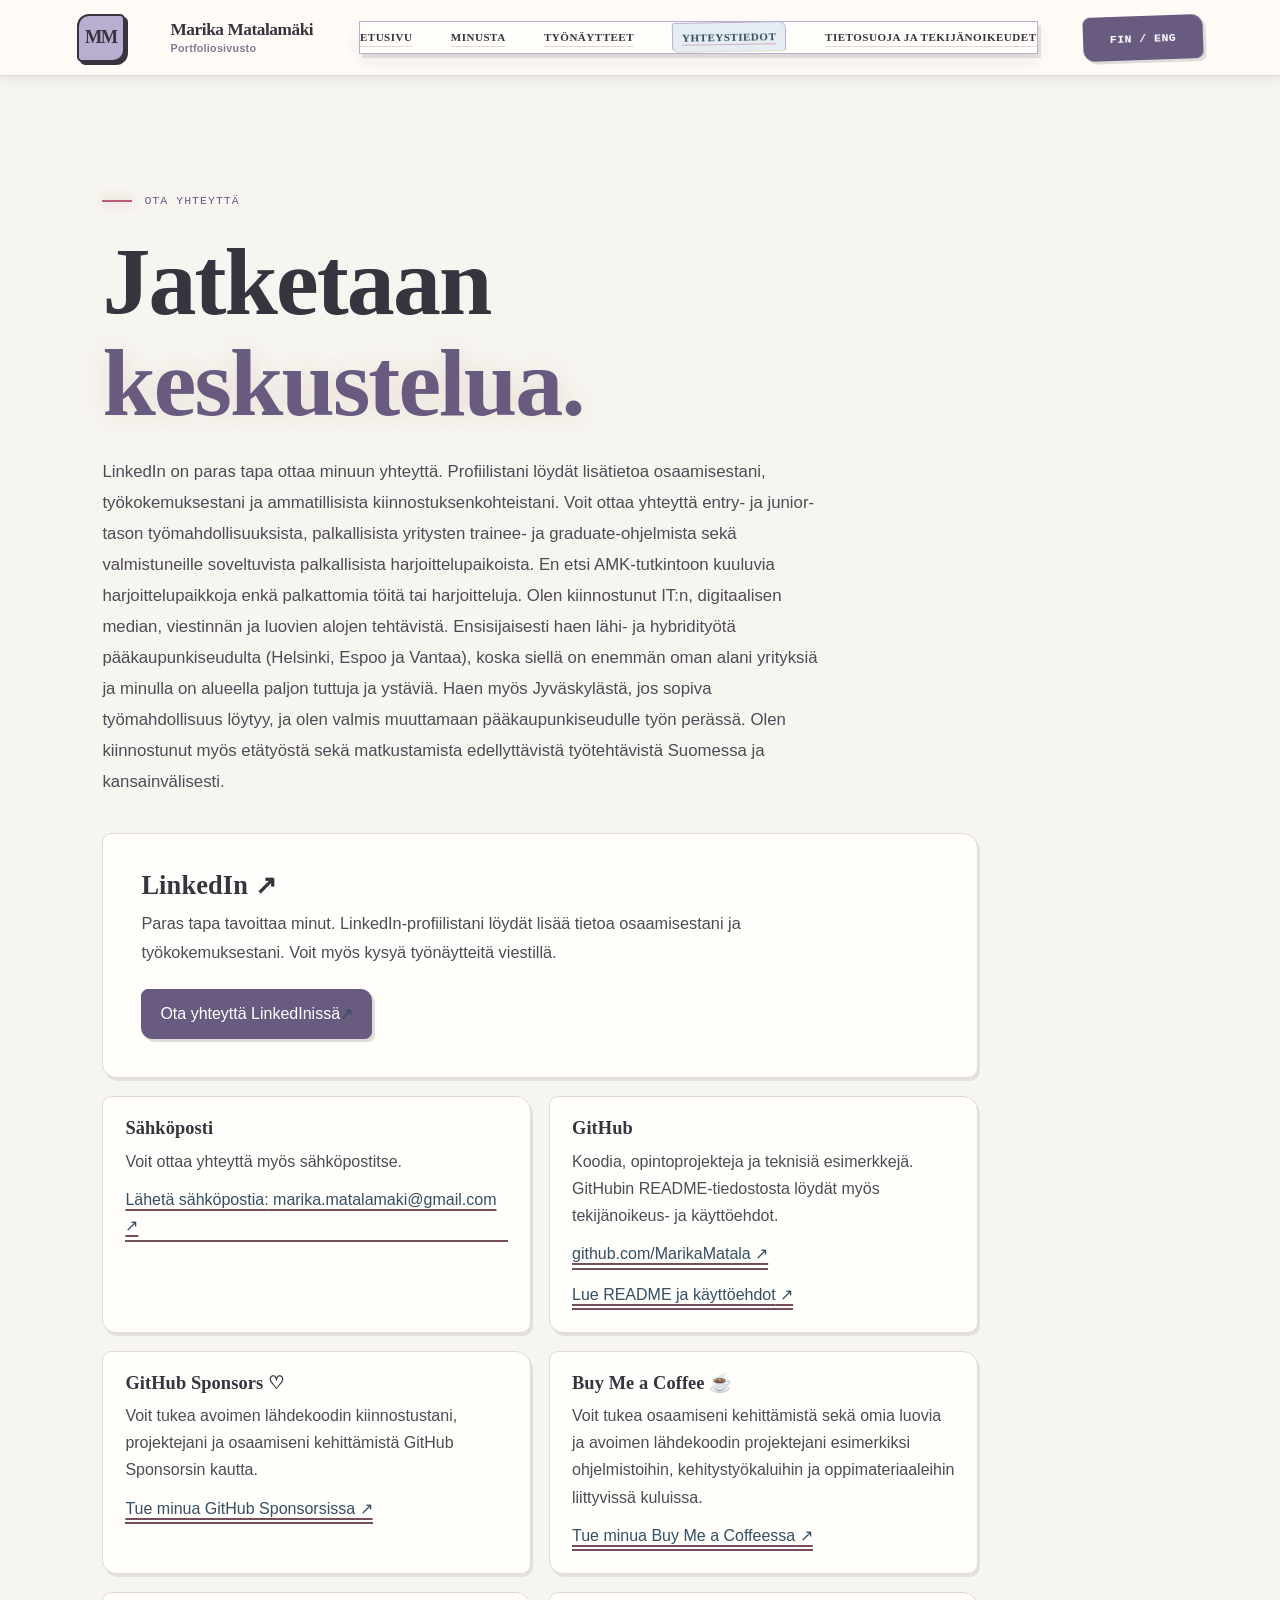
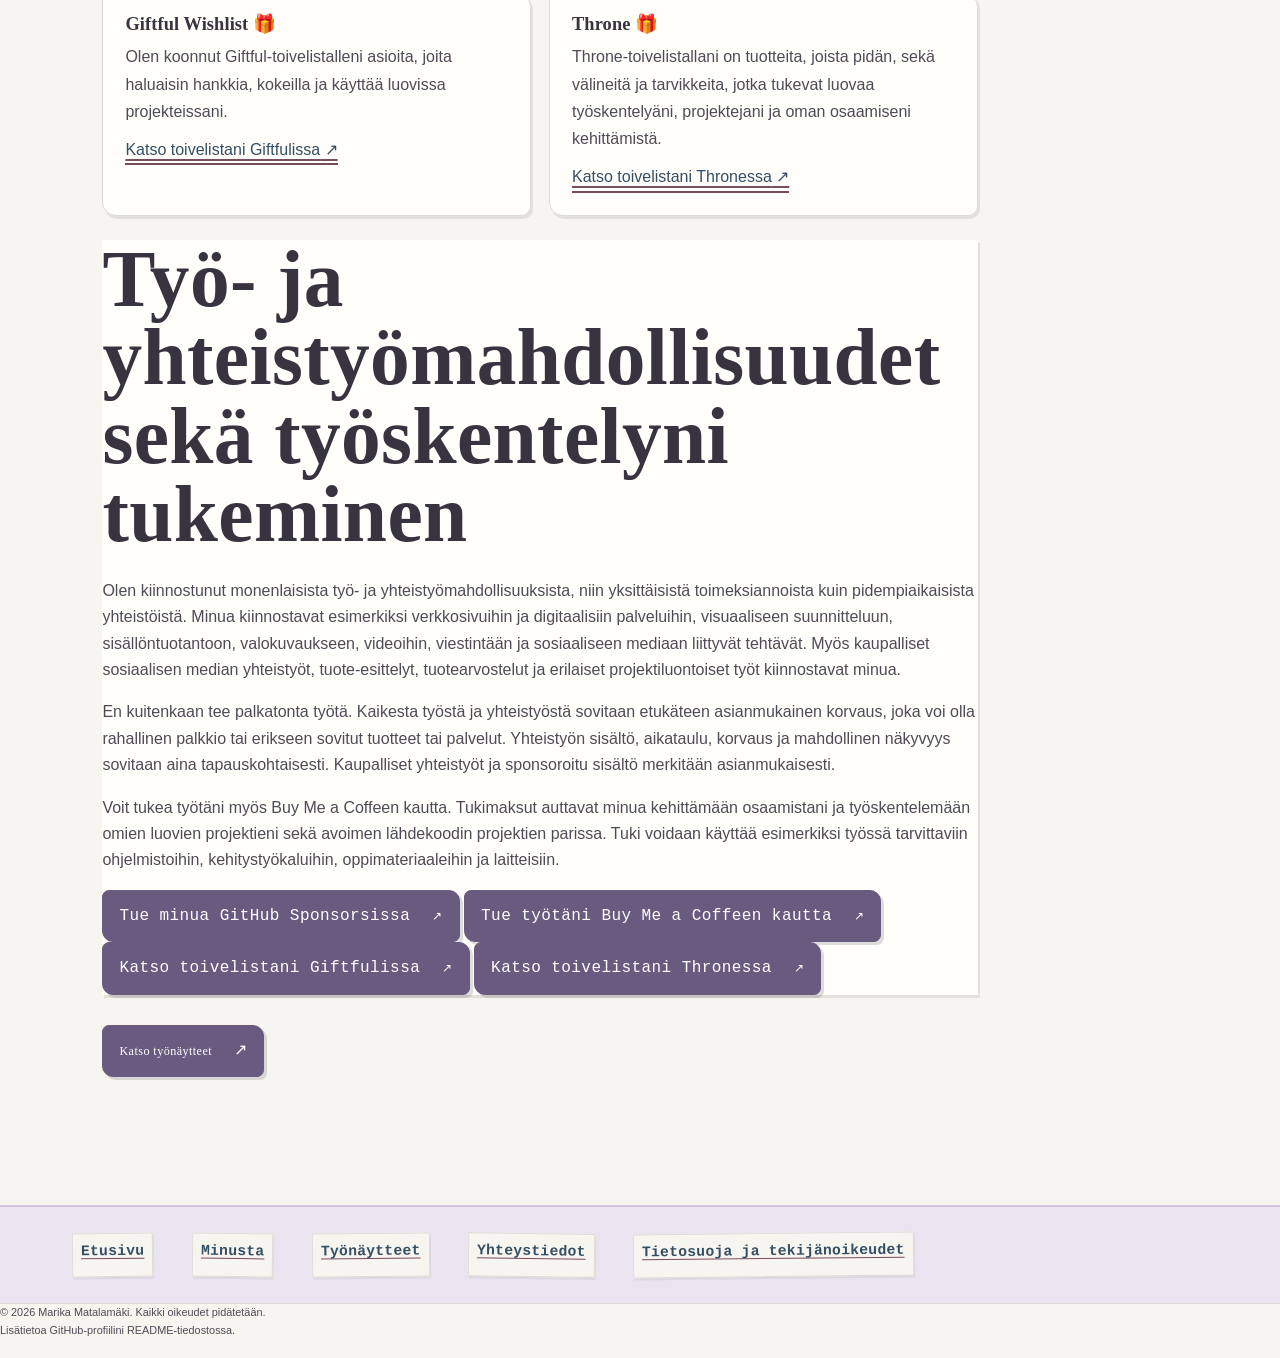
<file: yhteystiedot.html>
<!doctype html>
<!--
  CODE MAP / COMMENTING GUIDE
  File purpose: Yhteystietosivu: näyttää yhteydenottokanavat ja työnhakuun liittyvät tiedot.
  Structure: HEAD sisältää metatiedot ja resurssilinkit; BODY sisältää kävijälle näkyvän sivun.
  Etsi osioita tämän tiedoston ALKAA- ja PÄÄTTYY-merkintöjen avulla.
-->
<html lang="fi">
<!-- HEAD SECTION STARTS: metadata, page title, and stylesheets. -->
<head>
  <meta charset="utf-8">
  <meta name="viewport" content="width=device-width, initial-scale=1">
  <meta name="description" content="Marika Matalamäki — ota yhteyttä ensisijaisesti LinkedInissä. Katso myös osaaminen ja työnäytteet.">
  <link rel="canonical" href="https://marikamatala.github.io/yhteystiedot.html">
  <meta property="og:type" content="website">
  <meta property="og:locale" content="fi_FI">
  <meta property="og:site_name" content="Marika Matalamäki — Portfolio">
  <meta property="og:title" content="Marika Matalamäki — Yhteystiedot">
  <meta property="og:description" content="Ota yhteyttä Marika Matalamäkeen työmahdollisuuksista ja yhteistyöstä. Katso myös osaaminen ja työnäytteet.">
  <meta property="og:url" content="https://marikamatala.github.io/yhteystiedot.html">
  <meta property="og:image" content="https://marikamatala.github.io/images/omakuva.png">
  <meta property="og:image:alt" content="Marika Matalamäen portfolio ja profiilikuva">
  <meta name="robots" content="index, follow">
  <meta name="theme-color" content="#F7F5F0">
  <meta name="referrer" content="strict-origin-when-cross-origin">
  <meta http-equiv="Content-Security-Policy" content="default-src 'self'; base-uri 'self'; object-src 'none'; form-action 'self'; upgrade-insecure-requests; script-src 'self' 'unsafe-inline' https://cloud.umami.is https://cdn.jsdelivr.net; style-src 'self' 'unsafe-inline' https://fonts.googleapis.com; font-src 'self' https://fonts.gstatic.com; img-src 'self' data: https://raw.githubusercontent.com; connect-src 'self' https://cloud.umami.is">
  <meta http-equiv="Permissions-Policy" content="camera=(), microphone=(), geolocation=()">
  <title data-fi-title="Marika Matalamäki — Portfolio 2026 | Yhteystiedot" data-en-title="Marika Matalamäki — Portfolio 2026 | Contact">Marika Matalamäki — Portfolio 2026 | Yhteystiedot</title>
  <!-- EDITING TIP: the page styles are defined in style.css. Comments are not displayed on the website. -->
  <link rel="stylesheet" href="style.css?v=49">
  <link rel="preconnect" href="https://fonts.googleapis.com">
  <link rel="preconnect" href="https://fonts.gstatic.com" crossorigin>
  <link href="https://fonts.googleapis.com/css2?family=Fraunces:opsz,wght@9..144,400;9..144,500;9..144,600;9..144,700&family=IBM+Plex+Mono:wght@400;500;600&family=Source+Sans+3:wght@400;500;600;700;800&display=swap" rel="stylesheet">
  <script src="script.js?v=25" defer></script>
  <!-- Umami Cloud: visitor analytics. Add ?owner=1 to the URL to mark visits from this browser as owner visits. -->
  <script>
    (function () {
      const params = new URLSearchParams(window.location.search);
      if (params.get('owner') === '1') {
        localStorage.setItem('portfolio-analytics-owner', '1');
      } else if (params.get('owner') === '0') {
        localStorage.removeItem('portfolio-analytics-owner');
      }

      const tracker = document.createElement('script');
      tracker.defer = true;
      tracker.src = 'https://cloud.umami.is/script.js';
      tracker.dataset.websiteId = '0f1e9249-905e-4386-881c-295fd7c92e3c';

      if (localStorage.getItem('portfolio-analytics-owner') === '1') {
        tracker.dataset.distinctId = 'portfolio-owner';
      }

      document.head.appendChild(tracker);
    })();
  </script>
  <link rel="stylesheet" href="bullet-journal.css?v=9">
</head>
<!-- HEAD SECTION ENDS. -->
<!-- BODY SECTION STARTS: the visible page content. -->
<body>
  
  
  <a class="skip-link" href="#main-content" data-fi="Siirry sisältöön" data-en="Skip to content">Siirry sisältöön</a>

  <header class="site-header">
    <a class="site-wordmark" href="index.html#home" aria-label="Marika Matalamäki — etusivu">MM</a>
    <a class="wordmark full-name" href="index.html#home" aria-label="Marika Matalamäki, etusivu"><span class="wordmark-name">Marika Matalamäki</span><br class="wordmark-break"><span class="wordmark-subtitle" data-fi="Portfoliosivusto" data-en="Portfolio website">Portfoliosivusto</span></a>
    <button class="menu-toggle" id="menu-toggle" type="button" aria-expanded="false" aria-controls="primary-navigation" aria-label="Avaa navigaatiovalikko"><span></span><span></span><span></span></button>
    <nav id="primary-navigation" aria-label="Päänavigaatio">
      <a href="index.html" data-fi="Etusivu" data-en="Home">Etusivu</a>
      <a href="minusta.html" data-fi="Minusta" data-en="About">Minusta</a>
      <a href="tyonaytteet.html" data-fi="Työnäytteet" data-en="Work samples">Työnäytteet</a>
      <a href="yhteystiedot.html" aria-current="page" data-fi="Yhteystiedot" data-en="Contact">Yhteystiedot</a>
      <a href="tietosuoja-ja-tekijanoikeudet.html" data-fi="Tietosuoja ja tekijänoikeudet" data-en="Privacy and copyright">Tietosuoja ja tekijänoikeudet</a>
    </nav>
    <button class="language-toggle" id="language-toggle" type="button" aria-label="Vaihda sivuston kieltä / Change language" title="FIN / ENG"><span class="language-label" data-fi="FIN / ENG" data-en="ENG / FIN">FIN / ENG</span></button>
  </header>
  <!-- MAIN CONTENT STARTS: the primary content of the page. -->
<main id="main-content">
    <section class="contact-page section-wrap" id="contact">
      <p class="eyebrow"><span class="eyebrow-line"></span><span data-fi="Ota yhteyttä" data-en="Get in touch">Ota yhteyttä</span></p>
      <h1 data-fi="Jatketaan<br><em>keskustelua.</em>" data-en="Let's start a<br><em>conversation.</em>">Jatketaan<br><em>keskustelua.</em></h1>
      <p class="contact-page-intro" data-fi="LinkedIn on paras tapa ottaa minuun yhteyttä. Profiilistani löydät lisätietoa osaamisestani, työkokemuksestani ja ammatillisista kiinnostuksenkohteistani. Voit ottaa yhteyttä entry- ja junior-tason työmahdollisuuksista, palkallisista yritysten trainee- ja graduate-ohjelmista sekä valmistuneille soveltuvista palkallisista harjoittelupaikoista. En etsi AMK-tutkintoon kuuluvia harjoittelupaikkoja enkä palkattomia töitä tai harjoitteluja. Olen kiinnostunut IT:n, digitaalisen median, viestinnän ja luovien alojen tehtävistä sekä koulunkäynninohjauksesta ja oppimisen tuesta. Ensisijaisesti haen lähi- ja hybridityötä pääkaupunkiseudulta (Helsinki, Espoo ja Vantaa). Olen valmis muuttamaan työn perässä. Olen kiinnostunut myös etätyöstä sekä matkustamista edellyttävistä työtehtävistä Suomessa ja kansainvälisesti. Toivottu aloitusajankohtani lähityössä on tammikuu 2027." data-en="LinkedIn is the best way to contact me. My profile has more information about my skills, experience and professional interests. Feel free to contact me about entry-level and junior roles, paid company trainee and graduate programmes, or paid internships open to graduates. I am not looking for internships required as part of a Finnish university of applied sciences degree or unpaid work or internships. I am interested in roles in IT, digital media, communications and creative fields, as well as school support and learning support roles. My first preference is on-site and hybrid work in the Helsinki metropolitan area (Helsinki, Espoo and Vantaa). I am willing to relocate for work. I am also open to remote roles and work involving travel in Finland and internationally. My preferred start date for on-site work is January 2027.">LinkedIn on paras tapa ottaa minuun yhteyttä. Profiilistani löydät lisätietoa osaamisestani, työkokemuksestani ja ammatillisista kiinnostuksenkohteistani. Voit ottaa yhteyttä entry- ja junior-tason työmahdollisuuksista, palkallisista yritysten trainee- ja graduate-ohjelmista sekä valmistuneille soveltuvista palkallisista harjoittelupaikoista. En etsi AMK-tutkintoon kuuluvia harjoittelupaikkoja enkä palkattomia töitä tai harjoitteluja. Olen kiinnostunut IT:n, digitaalisen median, viestinnän ja luovien alojen tehtävistä. Ensisijaisesti haen lähi- ja hybridityötä pääkaupunkiseudulta (Helsinki, Espoo ja Vantaa), koska siellä on enemmän oman alani yrityksiä ja minulla on alueella paljon tuttuja ja ystäviä. Haen myös Jyväskylästä, jos sopiva työmahdollisuus löytyy, ja olen valmis muuttamaan pääkaupunkiseudulle työn perässä. Olen kiinnostunut myös etätyöstä sekä matkustamista edellyttävistä työtehtävistä Suomessa ja kansainvälisesti.</p>
      <div class="contact-page-grid">
        <article class="contact-method contact-method-primary">
          <h2>LinkedIn <span aria-hidden="true">↗</span></h2>
          <p data-fi="Paras tapa tavoittaa minut. LinkedIn-profiilistani löydät lisää tietoa osaamisestani ja työkokemuksestani. Voit myös kysyä työnäytteitä viestillä." data-en="The best way to reach me. My LinkedIn profile has more information about my skills and experience. You can also message me to ask for work samples.">Paras tapa tavoittaa minut. LinkedIn-profiilistani löydät lisää tietoa osaamisestani ja työkokemuksestani. Voit myös kysyä työnäytteitä viestillä.</p>
          <a href="https://www.linkedin.com/in/marika-matalamaki/" target="_blank" rel="noopener noreferrer"><span data-fi="Ota yhteyttä LinkedInissä" data-en="Contact me on LinkedIn">Ota yhteyttä LinkedInissä</span> ↗</a>
        </article>
        <article class="contact-method">
          <h2 data-fi="Sähköposti" data-en="Email">Sähköposti</h2>
          <p data-fi="Voit ottaa yhteyttä myös sähköpostitse." data-en="You can also reach me by email.">Voit ottaa yhteyttä myös sähköpostitse.</p>
          <a href="mailto:marika.matalamaki@gmail.com"><span data-fi="Lähetä sähköpostia:" data-en="Send an email:">Lähetä sähköpostia:</span> marika.matalamaki@gmail.com ↗</a>
        </article>
        <article class="contact-method">
          <h2>GitHub</h2>
          <p data-fi="Koodia, opintoprojekteja ja teknisiä esimerkkejä. GitHubin README-tiedostosta löydät myös tekijänoikeus- ja käyttöehdot." data-en="Code, coursework and technical examples. The GitHub README also contains copyright and usage information.">Koodia, opintoprojekteja ja teknisiä esimerkkejä. GitHubin README-tiedostosta löydät myös tekijänoikeus- ja käyttöehdot.</p>
          <a href="https://github.com/MarikaMatala" target="_blank" rel="noopener noreferrer">github.com/MarikaMatala ↗</a>
           <a href="https://github.com/MarikaMatala/MarikaMatala.github.io#copyright-and-use--tekijänoikeudet-ja-käyttö" target="_blank" rel="noopener noreferrer"><span data-fi="Lue README ja käyttöehdot" data-en="Read the README and usage terms">Lue README ja käyttöehdot</span> ↗</a>
        </article>
        <article class="contact-method">
          <h2>GitHub Sponsors <span aria-hidden="true">♡</span></h2>
          <p data-fi="Voit tukea avoimen lähdekoodin kiinnostustani, projektejani ja osaamiseni kehittämistä GitHub Sponsorsin kautta." data-en="You can support my open-source interests, projects and continued learning through GitHub Sponsors.">Voit tukea avoimen lähdekoodin kiinnostustani, projektejani ja osaamiseni kehittämistä GitHub Sponsorsin kautta.</p>
          <a href="https://github.com/sponsors/MarikaMatala" target="_blank" rel="noopener noreferrer"><span data-fi="Tue minua GitHub Sponsorsissa" data-en="Sponsor me on GitHub">Tue minua GitHub Sponsorsissa</span> ↗</a>
        </article>
        <article class="contact-method">
          <h2>Buy Me a Coffee <span aria-hidden="true">☕</span></h2>
          <p data-fi="Voit tukea osaamiseni kehittämistä sekä omia luovia ja avoimen lähdekoodin projektejani esimerkiksi ohjelmistoihin, kehitystyökaluihin ja oppimateriaaleihin liittyvissä kuluissa." data-en="You can support my learning and personal creative and open-source projects, helping with costs such as software, development tools and learning materials.">Voit tukea osaamiseni kehittämistä sekä omia luovia ja avoimen lähdekoodin projektejani esimerkiksi ohjelmistoihin, kehitystyökaluihin ja oppimateriaaleihin liittyvissä kuluissa.</p>
          <a href="https://buymeacoffee.com/marikamatala" target="_blank" rel="noopener noreferrer"><span data-fi="Tue minua Buy Me a Coffeessa" data-en="Support me on Buy Me a Coffee">Tue minua Buy Me a Coffeessa</span> ↗</a>
        </article>
        <article class="contact-method">
          <h2>Giftful Wishlist <span aria-hidden="true">🎁</span></h2>
          <p data-fi="Olen koonnut Giftful-toivelistalleni asioita, joita haluaisin hankkia, kokeilla ja käyttää luovissa projekteissani." data-en="I've put together a Giftful wishlist with things I'd love to own, explore and use in my creative projects.">Olen koonnut Giftful-toivelistalleni asioita, joita haluaisin hankkia, kokeilla ja käyttää luovissa projekteissani.</p>
          <a href="https://giftful.com/wishlists/wZxFPmt8rsgV1lRNzYhQ" target="_blank" rel="noopener noreferrer"><span data-fi="Katso toivelistani Giftfulissa" data-en="View my Giftful wishlist">Katso toivelistani Giftfulissa</span> ↗</a>
        </article>
        <article class="contact-method">
          <h2>Throne <span aria-hidden="true">🎁</span></h2>
          <p data-fi="Throne-toivelistallani on tuotteita, joista pidän, sekä välineitä ja tarvikkeita, jotka tukevat luovaa työskentelyäni, projektejani ja oman osaamiseni kehittämistä." data-en="My Throne wishlist includes things I like, as well as tools and equipment that support my creative work, projects and continued learning.">Throne-toivelistallani on tuotteita, joista pidän, sekä välineitä ja tarvikkeita, jotka tukevat luovaa työskentelyäni, projektejani ja oman osaamiseni kehittämistä.</p>
          <a href="https://throne.com/marikamatala" target="_blank" rel="noopener noreferrer"><span data-fi="Katso toivelistani Thronessa" data-en="View my Throne wishlist">Katso toivelistani Thronessa</span> ↗</a>
        </article>
      </div>
      <section class="contact-support" aria-labelledby="support-heading">
        <h2 id="support-heading" data-fi="Työ- ja yhteistyömahdollisuudet sekä työskentelyni tukeminen" data-en="Work, Collaborations &amp; Supporting My Work">Työ- ja yhteistyömahdollisuudet sekä työskentelyni tukeminen</h2>
        <p data-fi="Olen kiinnostunut monenlaisista työ- ja yhteistyömahdollisuuksista, niin yksittäisistä toimeksiannoista kuin pidempiaikaisista yhteistöistä. Minua kiinnostavat esimerkiksi verkkosivuihin ja digitaalisiin palveluihin, visuaaliseen suunnitteluun, sisällöntuotantoon, valokuvaukseen, videoihin, viestintään ja sosiaaliseen mediaan liittyvät tehtävät. Myös kaupalliset sosiaalisen median yhteistyöt, tuote-esittelyt, tuotearvostelut ja erilaiset projektiluontoiset työt kiinnostavat minua." data-en="I am interested in a wide range of work and collaboration opportunities, from one-off assignments to longer-term partnerships. Areas of interest include websites and digital services, visual design, content creation, photography, video, communications and social media. I am also interested in commercial social media collaborations, product features, product reviews and other project-based work.">Olen kiinnostunut monenlaisista työ- ja yhteistyömahdollisuuksista, niin yksittäisistä toimeksiannoista kuin pidempiaikaisista yhteistöistä. Minua kiinnostavat esimerkiksi verkkosivuihin ja digitaalisiin palveluihin, visuaaliseen suunnitteluun, sisällöntuotantoon, valokuvaukseen, videoihin, viestintään ja sosiaaliseen mediaan liittyvät tehtävät. Myös kaupalliset sosiaalisen median yhteistyöt, tuote-esittelyt, tuotearvostelut ja erilaiset projektiluontoiset työt kiinnostavat minua.</p>
        <p data-fi="En kuitenkaan tee palkatonta työtä. Kaikesta työstä ja yhteistyöstä sovitaan etukäteen asianmukainen korvaus, joka voi olla rahallinen palkkio tai erikseen sovitut tuotteet tai palvelut. Yhteistyön sisältö, aikataulu, korvaus ja mahdollinen näkyvyys sovitaan aina tapauskohtaisesti. Kaupalliset yhteistyöt ja sponsoroitu sisältö merkitään asianmukaisesti." data-en="I do not accept unpaid work. All work and collaborations must include agreed compensation, which can be monetary payment or products or services agreed upon in advance. The scope, schedule, compensation and any promotional visibility are agreed on a case-by-case basis. Commercial collaborations and sponsored content are clearly disclosed.">En kuitenkaan tee palkatonta työtä. Kaikesta työstä ja yhteistyöstä sovitaan etukäteen asianmukainen korvaus, joka voi olla rahallinen palkkio tai erikseen sovitut tuotteet tai palvelut. Yhteistyön sisältö, aikataulu, korvaus ja mahdollinen näkyvyys sovitaan aina tapauskohtaisesti. Kaupalliset yhteistyöt ja sponsoroitu sisältö merkitään asianmukaisesti.</p>
        <p data-fi="Voit tukea työtäni myös Buy Me a Coffeen kautta. Tukimaksut auttavat minua kehittämään osaamistani ja työskentelemään omien luovien projektieni sekä avoimen lähdekoodin projektien parissa. Tuki voidaan käyttää esimerkiksi työssä tarvittaviin ohjelmistoihin, kehitystyökaluihin, oppimateriaaleihin ja laitteisiin." data-en="You can also support my work through Buy Me a Coffee. Contributions help me keep learning, develop my skills and work on personal, creative and open-source projects. They can go towards practical resources such as software, development tools, learning materials and equipment for my work.">Voit tukea työtäni myös Buy Me a Coffeen kautta. Tukimaksut auttavat minua kehittämään osaamistani ja työskentelemään omien luovien projektieni sekä avoimen lähdekoodin projektien parissa. Tuki voidaan käyttää esimerkiksi työssä tarvittaviin ohjelmistoihin, kehitystyökaluihin, oppimateriaaleihin ja laitteisiin.</p>
        <a class="gothic-button" href="https://github.com/sponsors/MarikaMatala" target="_blank" rel="noopener noreferrer"><span data-fi="Tue minua GitHub Sponsorsissa" data-en="Support me on GitHub Sponsors">Tue minua GitHub Sponsorsissa</span> ↗</a>
        <a class="gothic-button" href="https://buymeacoffee.com/marikamatala" target="_blank" rel="noopener noreferrer"><span data-fi="Tue työtäni Buy Me a Coffeen kautta" data-en="Support my work on Buy Me a Coffee">Tue työtäni Buy Me a Coffeen kautta</span> ↗</a>
        <a class="gothic-button" href="https://giftful.com/wishlists/wZxFPmt8rsgV1lRNzYhQ" target="_blank" rel="noopener noreferrer"><span data-fi="Katso toivelistani Giftfulissa" data-en="View my Giftful wishlist">Katso toivelistani Giftfulissa</span> ↗</a>
        <a class="gothic-button" href="https://throne.com/marikamatala" target="_blank" rel="noopener noreferrer"><span data-fi="Katso toivelistani Thronessa" data-en="View my Throne wishlist">Katso toivelistani Thronessa</span> ↗</a>
      </section>
      <div class="contact-page-actions">
        <a class="gothic-button" href="tyonaytteet.html"><span data-fi="Katso työnäytteet" data-en="View work samples">Katso työnäytteet</span><span aria-hidden="true">↗</span></a>
      </div>
    </section>
  <!-- MAIN CONTENT ENDS. -->
</main>
  <footer class="site-footer section-wrap">
    <nav class="footer-nav" aria-label="Alatunnisteen navigaatio">
      <a href="index.html" data-fi="Etusivu" data-en="Home">Etusivu</a>
      <a href="minusta.html" data-fi="Minusta" data-en="About">Minusta</a>
      <a href="tyonaytteet.html" data-fi="Työnäytteet" data-en="Work samples">Työnäytteet</a>
      <a href="yhteystiedot.html" data-fi="Yhteystiedot" data-en="Contact">Yhteystiedot</a>
      <a href="tietosuoja-ja-tekijanoikeudet.html" data-fi="Tietosuoja ja tekijänoikeudet" data-en="Privacy and copyright">Tietosuoja ja tekijänoikeudet</a>
    </nav>
  </footer>
  <div class="copyright-bar">
    <p class="footer-rights" data-fi="© 2026 Marika Matalamäki. Kaikki oikeudet pidätetään.<br>Lisätietoa GitHub-profiilini README-tiedostossa." data-en="© 2026 Marika Matalamäki. All rights reserved.<br>More information in my GitHub profile README.">© 2026 Marika Matalamäki. Kaikki oikeudet pidätetään.<br>Lisätietoa GitHub-profiilini README-tiedostossa.</p>
  </div>
<!-- BODY SECTION ENDS: the page content ends here. -->
</body>
</html>
</file>
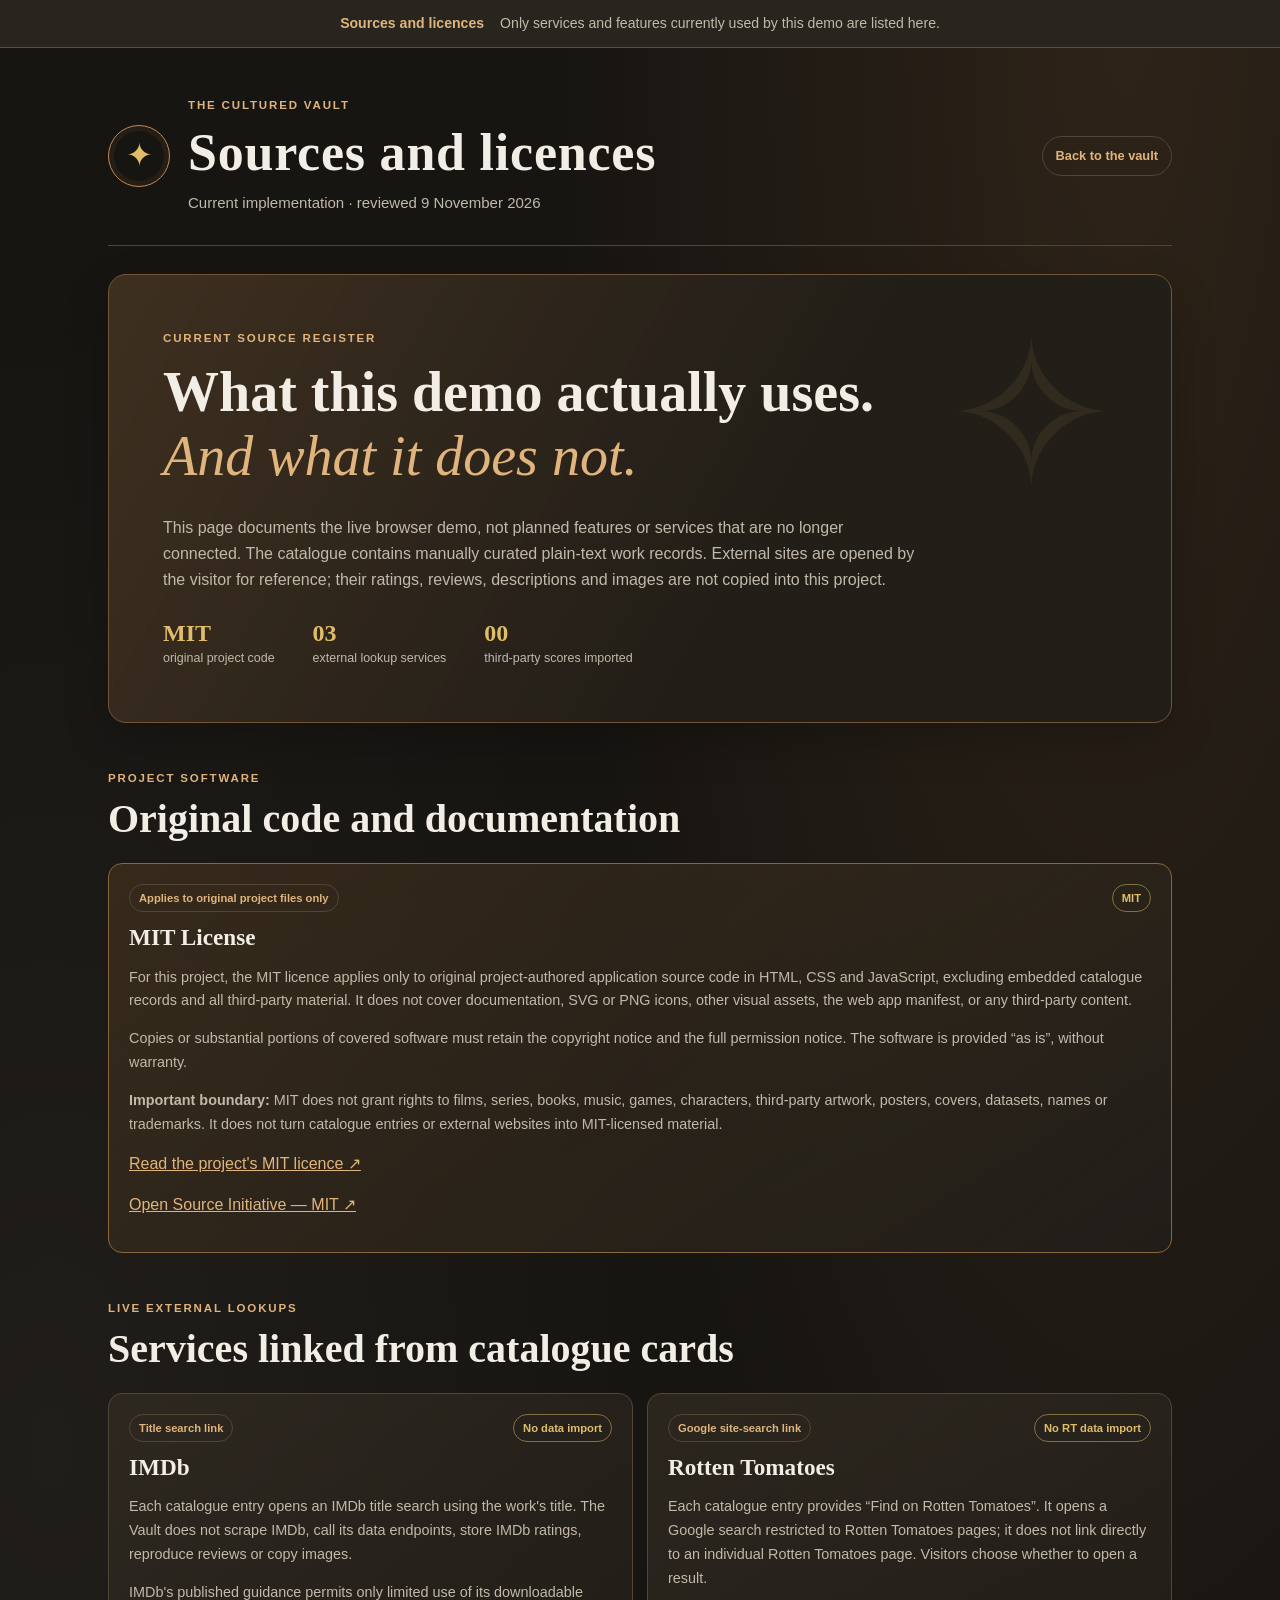
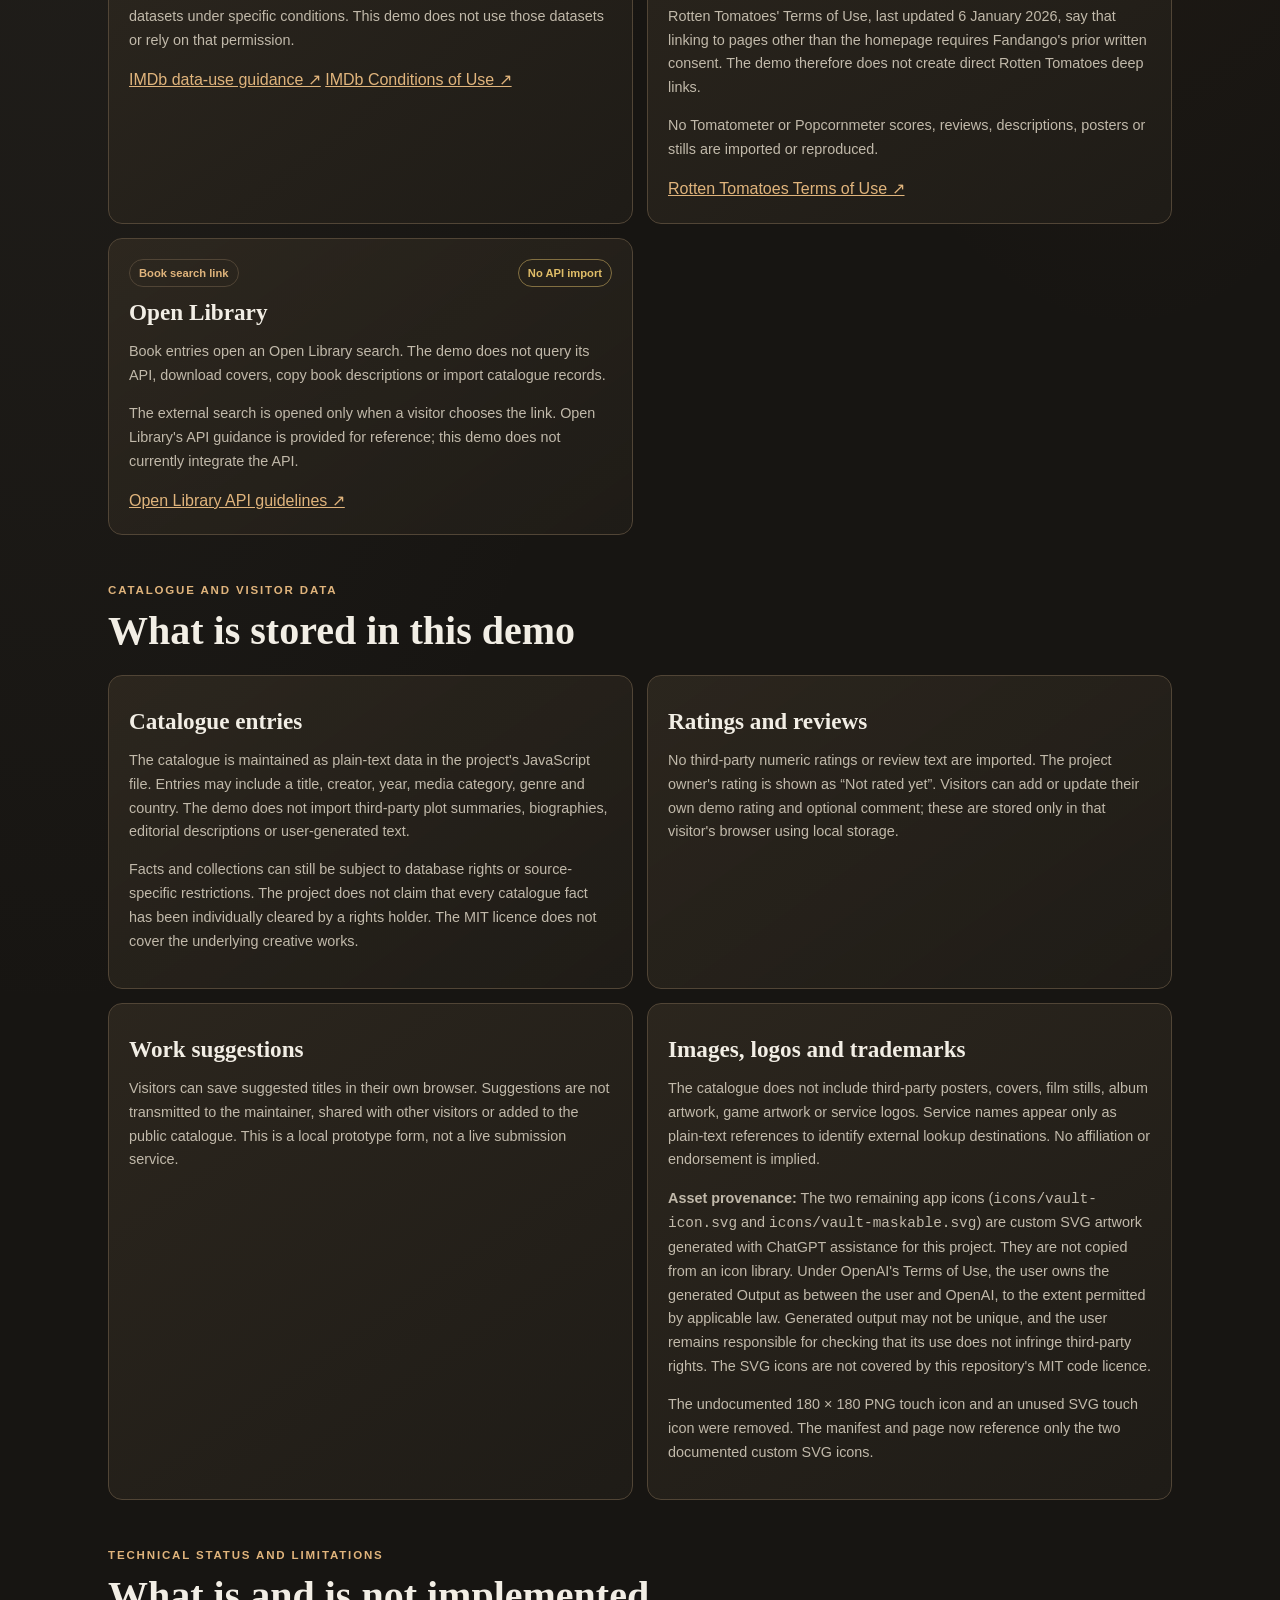
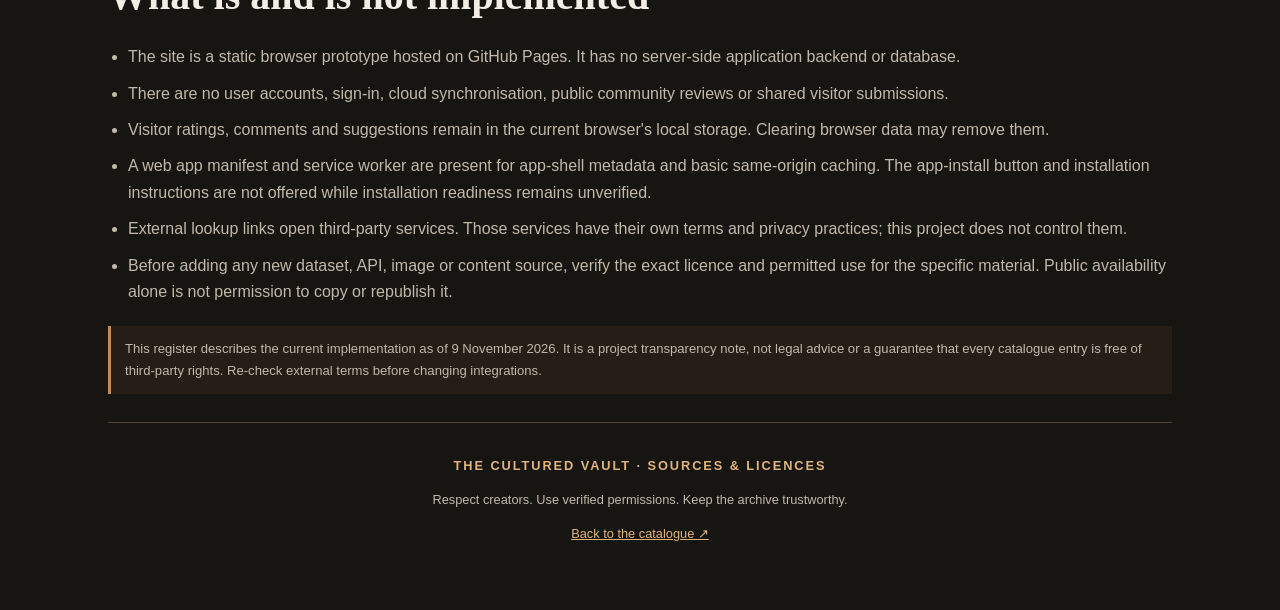
<file: The-Cultured-Vault-demo/sources.html>
<!doctype html>
<!--
  CODE MAP / COMMENTING GUIDE
  File purpose: Cultured Vault -demon lähteitä, aineistoja ja lisenssejä kuvaava sivu.
  HEAD sisältää metatiedot ja resurssit; BODY sisältää sivun näkyvän rakenteen.
-->
<html lang="en">
<!-- HEAD SECTION STARTS. -->
<head>
  <meta charset="utf-8">
  <meta name="viewport" content="width=device-width, initial-scale=1">
  <meta name="referrer" content="no-referrer">
  <meta name="robots" content="noindex, nofollow">
  <meta name="theme-color" content="#171512">
  <meta http-equiv="Content-Security-Policy" content="default-src 'self'; base-uri 'none'; object-src 'none'; form-action 'none'; script-src 'self'; style-src 'self'; img-src 'self' data:; connect-src 'self';">
  <title>Sources and licences — The Cultured Vault</title>
  <link rel="stylesheet" href="styles.css">
</head>
<!-- HEAD SECTION ENDS. -->
<!-- BODY SECTION STARTS. -->
<body>
<a class="skip-link" href="#main-content">Skip to main content</a>
<div class="demo-status"><strong>Sources and licences</strong><span>Only services and features currently used by this demo are listed here.</span></div>
<!-- MAIN CONTENT STARTS. -->
<main class="vault-shell" id="main-content">
  <header class="vault-header">
    <a class="vault-mark" href="index.html" aria-label="The Cultured Vault home"><span aria-hidden="true">✦</span></a>
    <div class="brand-copy"><p class="eyebrow">THE CULTURED VAULT</p><h1>Sources and licences</h1><p class="tagline">Current implementation · reviewed 9 November 2026</p></div>
    <nav class="header-actions" aria-label="Page navigation"><a class="header-link" href="index.html">Back to the vault</a></nav>
  </header>

  <section class="intro-panel sources-intro">
    <p class="eyebrow">CURRENT SOURCE REGISTER</p>
    <h2><span>What this demo actually uses.</span><br><em>And what it does not.</em></h2>
    <p>This page documents the live browser demo, not planned features or services that are no longer connected. The catalogue contains manually curated plain-text work records. External sites are opened by the visitor for reference; their ratings, reviews, descriptions and images are not copied into this project.</p>
    <div class="vault-stats">
      <div><strong>MIT</strong><span>original project code</span></div>
      <div><strong>03</strong><span>external lookup services</span></div>
      <div><strong>00</strong><span>third-party scores imported</span></div>
    </div>
  </section>

  <section class="sources-content">
    <div class="section-heading"><div><p class="eyebrow">PROJECT SOFTWARE</p><h2>Original code and documentation</h2></div></div>
    <article class="source-card source-featured">
      <div class="source-card-top"><span class="source-kind">Applies to original project files only</span><span class="source-license">MIT</span></div>
      <h3>MIT License</h3>
      <p>For this project, the MIT licence applies only to original project-authored application source code in HTML, CSS and JavaScript, excluding embedded catalogue records and all third-party material. It does not cover documentation, SVG or PNG icons, other visual assets, the web app manifest, or any third-party content.</p>
      <p>Copies or substantial portions of covered software must retain the copyright notice and the full permission notice. The software is provided “as is”, without warranty.</p>
      <p><strong>Important boundary:</strong> MIT does not grant rights to films, series, books, music, games, characters, third-party artwork, posters, covers, datasets, names or trademarks. It does not turn catalogue entries or external websites into MIT-licensed material.</p>
      <a href="LICENSE">Read the project's MIT licence ↗</a>
      <div class="source-links"><a href="https://opensource.org/license/mit" target="_blank" rel="noopener noreferrer">Open Source Initiative — MIT ↗</a></div>
    </article>
  </section>

  <section class="sources-content">
    <div class="section-heading"><div><p class="eyebrow">LIVE EXTERNAL LOOKUPS</p><h2>Services linked from catalogue cards</h2></div></div>
    <div class="source-grid">
      <article class="source-card">
        <div class="source-card-top"><span class="source-kind">Title search link</span><span class="source-license">No data import</span></div>
        <h3>IMDb</h3>
        <p>Each catalogue entry opens an IMDb title search using the work's title. The Vault does not scrape IMDb, call its data endpoints, store IMDb ratings, reproduce reviews or copy images.</p>
        <p>IMDb's published guidance permits only limited use of its downloadable datasets under specific conditions. This demo does not use those datasets or rely on that permission.</p>
        <a href="https://help.imdb.com/article/imdb/general-information/can-i-use-imdb-data-in-my-software/G5JTRESSHJBBHTGX" target="_blank" rel="noopener noreferrer">IMDb data-use guidance ↗</a>
        <a href="https://www.imdb.com/conditions/" target="_blank" rel="noopener noreferrer">IMDb Conditions of Use ↗</a>
      </article>
      <article class="source-card">
        <div class="source-card-top"><span class="source-kind">Google site-search link</span><span class="source-license">No RT data import</span></div>
        <h3>Rotten Tomatoes</h3>
        <p>Each catalogue entry provides “Find on Rotten Tomatoes”. It opens a Google search restricted to Rotten Tomatoes pages; it does not link directly to an individual Rotten Tomatoes page. Visitors choose whether to open a result.</p>
        <p>Rotten Tomatoes' Terms of Use, last updated 6 January 2026, say that linking to pages other than the homepage requires Fandango's prior written consent. The demo therefore does not create direct Rotten Tomatoes deep links.</p>
        <p>No Tomatometer or Popcornmeter scores, reviews, descriptions, posters or stills are imported or reproduced.</p>
        <a href="https://www.rottentomatoes.com/policies/terms-of-use" target="_blank" rel="noopener noreferrer">Rotten Tomatoes Terms of Use ↗</a>
      </article>
      <article class="source-card">
        <div class="source-card-top"><span class="source-kind">Book search link</span><span class="source-license">No API import</span></div>
        <h3>Open Library</h3>
        <p>Book entries open an Open Library search. The demo does not query its API, download covers, copy book descriptions or import catalogue records.</p>
        <p>The external search is opened only when a visitor chooses the link. Open Library's API guidance is provided for reference; this demo does not currently integrate the API.</p>
        <a href="https://openlibrary.org/developers/api" target="_blank" rel="noopener noreferrer">Open Library API guidelines ↗</a>
      </article>
    </div>
  </section>

  <section class="sources-content">
    <div class="section-heading"><div><p class="eyebrow">CATALOGUE AND VISITOR DATA</p><h2>What is stored in this demo</h2></div></div>
    <div class="source-grid">
      <article class="source-card">
        <h3>Catalogue entries</h3>
        <p>The catalogue is maintained as plain-text data in the project's JavaScript file. Entries may include a title, creator, year, media category, genre and country. The demo does not import third-party plot summaries, biographies, editorial descriptions or user-generated text.</p>
        <p>Facts and collections can still be subject to database rights or source-specific restrictions. The project does not claim that every catalogue fact has been individually cleared by a rights holder. The MIT licence does not cover the underlying creative works.</p>
      </article>
      <article class="source-card">
        <h3>Ratings and reviews</h3>
        <p>No third-party numeric ratings or review text are imported. The project owner's rating is shown as “Not rated yet”. Visitors can add or update their own demo rating and optional comment; these are stored only in that visitor's browser using local storage.</p>
      </article>
      <article class="source-card">
        <h3>Work suggestions</h3>
        <p>Visitors can save suggested titles in their own browser. Suggestions are not transmitted to the maintainer, shared with other visitors or added to the public catalogue. This is a local prototype form, not a live submission service.</p>
      </article>
      <article class="source-card">
        <h3>Images, logos and trademarks</h3>
        <p>The catalogue does not include third-party posters, covers, film stills, album artwork, game artwork or service logos. Service names appear only as plain-text references to identify external lookup destinations. No affiliation or endorsement is implied.</p>
        <p><strong>Asset provenance:</strong> The two remaining app icons (<code>icons/vault-icon.svg</code> and <code>icons/vault-maskable.svg</code>) are custom SVG artwork generated with ChatGPT assistance for this project. They are not copied from an icon library. Under OpenAI's Terms of Use, the user owns the generated Output as between the user and OpenAI, to the extent permitted by applicable law. Generated output may not be unique, and the user remains responsible for checking that its use does not infringe third-party rights. The SVG icons are not covered by this repository's MIT code licence.</p>
        <p>The undocumented 180 × 180 PNG touch icon and an unused SVG touch icon were removed. The manifest and page now reference only the two documented custom SVG icons.</p>
      </article>
    </div>
  </section>

  <section class="sources-content source-method">
    <div class="section-heading"><div><p class="eyebrow">TECHNICAL STATUS AND LIMITATIONS</p><h2>What is and is not implemented</h2></div></div>
    <ul class="source-rules">
      <li>The site is a static browser prototype hosted on GitHub Pages. It has no server-side application backend or database.</li>
      <li>There are no user accounts, sign-in, cloud synchronisation, public community reviews or shared visitor submissions.</li>
      <li>Visitor ratings, comments and suggestions remain in the current browser's local storage. Clearing browser data may remove them.</li>
      <li>A web app manifest and service worker are present for app-shell metadata and basic same-origin caching. The app-install button and installation instructions are not offered while installation readiness remains unverified.</li>
      <li>External lookup links open third-party services. Those services have their own terms and privacy practices; this project does not control them.</li>
      <li>Before adding any new dataset, API, image or content source, verify the exact licence and permitted use for the specific material. Public availability alone is not permission to copy or republish it.</li>
    </ul>
    <p class="source-note">This register describes the current implementation as of 9 November 2026. It is a project transparency note, not legal advice or a guarantee that every catalogue entry is free of third-party rights. Re-check external terms before changing integrations.</p>
  </section>

  <footer class="demo-footer">
    <p>THE CULTURED VAULT · SOURCES & LICENCES</p>
    <p>Respect creators. Use verified permissions. Keep the archive trustworthy.</p>
    <a href="index.html">Back to the catalogue ↗</a>
  </footer>
<!-- MAIN CONTENT ENDS. -->
</main>
<!-- BODY SECTION ENDS. -->
</body>
</html>
</file>
<file: style.css>
/*
 * CODE MAP / COMMENTING GUIDE
* File purpose: Core site CSS, including layout, colors, typography, and base component styles.
* Structure: theme variables and global rules first, followed by component styles and responsive rules.
 */
/*
  STYLE.CSS — PORTFOLIO STYLES

  CODE MAP
  01. Base settings: theme colors, typography, and accessibility defaults.
  02. Site layout: header, navigation, hero, content sections, and footer.
  03. Cards and images: home page and work sample components.
  04. Project components: Android image gallery and C# code examples.
  05. Visual effects: colors, textures, decorative elements, and animations.
  06. Work samples: skills, technology lists, and project cards.
  07. Contact page and contact-related components.
  08. Responsive layouts: tablet, mobile, and narrow viewport rules.
  09. Footer, language selector, and mobile navigation.
  10. Final component overrides and small visual adjustments.

  EDITING TIPS
  - This file contains intentional override layers; a later rule may override an earlier rule.
  - Before changing a component, search for its class name (Ctrl+F) and inspect all matching rules.
  - Check the related @media rules before changing spacing, sizing, or visibility.
  - Use CSS comments in the form /* ... */. JavaScript-style // comments are not valid CSS.
  - Change one visual area at a time, then test all pages at desktop and mobile widths.
*/

/* 01. BASE SETTINGS AND ACCESSIBILITY DEFAULTS */


:root{
  color-scheme:dark;
  --ink:#0b080d;
  --paper:#eee4eb;
  --burgundy:#2b1021;
  --copper:#c27b92;
  --muted:#b8a8b4;
  --line:#493344;
  --surface:#140e17;
  --surface-raised:#211522;
  --mono:'Nunito Sans',Arial,sans-serif;
  --sans:'Nunito Sans',Arial,sans-serif;
}
*{box-sizing:border-box}
html{scroll-behavior:smooth;scroll-padding-top:85px}
body{margin:0;background:var(--ink);color:var(--paper);font-family:var(--sans);line-height:1.65}
a{color:inherit}
::selection{background:var(--copper);color:var(--ink)}
a,button{-webkit-tap-highlight-color:transparent}
a:focus-visible,button:focus-visible{outline:3px solid var(--copper);outline-offset:4px;border-radius:4px}
.skip-link{position:absolute;left:12px;top:8px;z-index:1000;transform:translateY(-160%);padding:12px 16px;background:var(--copper);color:var(--ink);font-weight:800;border-radius:6px}
.skip-link:focus{transform:translateY(0)}
.notice{display:flex;justify-content:center;align-items:center;gap:10px;padding:10px 18px;background:var(--burgundy);color:var(--paper);font-size:.76rem;font-weight:700;text-align:center;letter-spacing:.02em;border-bottom:1px solid #6f2947}
.notice-dot{width:8px;height:8px;border-radius:50%;background:var(--copper);flex:none;box-shadow:0 0 0 4px #b85c7a22}
.site-header{min-height:76px;padding:0 6vw;display:flex;align-items:center;justify-content:space-between;border-bottom:1px solid var(--line);gap:24px;background:#110b16ee;position:sticky;top:0;z-index:20;backdrop-filter:blur(14px)}
.wordmark{font-size:1.55rem;font-weight:800;text-decoration:none;letter-spacing:-.1em}
.wordmark span{color:var(--copper)}
.wordmark.full-name{font-size:clamp(.9rem,1.6vw,1.2rem);letter-spacing:-.045em;white-space:nowrap}
nav{display:flex;gap:clamp(16px,3vw,42px)}
nav a,.language-toggle{font-size:.78rem;font-weight:700;text-decoration:none}
nav a{transition:color .2s ease}
nav a:hover,.contact-links a:hover{color:var(--copper)}
.language-toggle{border:1px solid #603147;border-radius:100px;background:transparent;color:var(--paper);padding:9px 14px;cursor:pointer;min-height:44px;min-width:64px}
.section-wrap{padding-left:8vw;padding-right:8vw}
.hero{position:relative;isolation:isolate;min-height:630px;padding-top:95px;padding-bottom:90px;display:grid;grid-template-columns:1.1fr .9fr;align-items:center;gap:5vw;overflow:hidden}
.hero:before,.hero:after{content:"";position:absolute;z-index:-1;border:1px solid #b85c7a44;border-radius:50%;pointer-events:none}
.hero:before{width:370px;height:370px;right:-180px;top:50px}
.hero:after{width:180px;height:180px;left:-125px;bottom:45px;border-color:#2b102177}
.hero-copy{position:relative;z-index:2}
.eyebrow{display:flex;align-items:center;gap:12px;font-family:var(--mono);font-size:.72rem;letter-spacing:.08em;text-transform:uppercase}
.eyebrow-line{width:30px;height:2px;background:var(--copper)}
h1,h2,h3,p{margin-top:0}
h1,h2{font-size:clamp(2.9rem,6.2vw,6.2rem);line-height:.99;letter-spacing:-.075em;margin:24px 0}
h1 em,h2 em{font-style:normal;color:var(--copper)}
.hero-intro{max-width:510px;font-size:1.05rem;color:#d4c3ce;line-height:1.8}
.text-link{display:inline-flex;gap:14px;align-items:center;margin-top:20px;padding-bottom:7px;border-bottom:2px solid var(--copper);font-size:.88rem;font-weight:800;text-decoration:none;transition:color .2s ease,gap .2s ease}
.text-link:hover{color:var(--copper);gap:20px}
.text-link span:last-child{font-size:1.2rem}
.hero-tags{display:flex;flex-wrap:wrap;gap:8px;margin-top:46px}
.hero-tags span,.skill-list span,.about-tags span{border:1px solid var(--line);border-radius:100px;padding:7px 11px;font:.62rem var(--mono);letter-spacing:.03em;background:#2b102133}
.portrait-wrap{position:relative;min-height:420px;display:flex;align-items:center;justify-content:center}
.portrait-frame{position:relative;z-index:1;width:min(78%,340px);aspect-ratio:4/5;background:var(--surface);border:1px solid #603147;padding:12px;transform:rotate(2deg);box-shadow:14px 14px 0 var(--burgundy)}
.portrait{width:100%;height:100%;object-fit:cover;object-position:center top;display:block;filter:saturate(.88)}
.portrait-shape{position:absolute;border-radius:50%;animation:float-shape 8s ease-in-out infinite}
.shape-one{width:250px;height:250px;background:var(--burgundy);border:1px solid #b85c7a77;right:0;top:15px}
.shape-two{width:90px;height:90px;background:var(--copper);left:5%;bottom:25px;animation-delay:-3s}
.portrait-caption{position:absolute;z-index:2;bottom:2px;left:5%;font:.68rem var(--mono);transform:rotate(-5deg);color:#f0e6ec}
.hero-stamp{position:absolute;right:-1%;bottom:45px;z-index:3;display:grid;place-content:center;width:100px;height:100px;background:var(--copper);color:var(--ink);border:1px solid #f2cad9;border-radius:50%;font:.68rem/1.2 var(--mono);text-align:center;transform:rotate(12deg);animation:stamp-wiggle 7s ease-in-out infinite}
.hero-stamp span{color:var(--burgundy);font-size:1.6rem}
.hero-index{position:absolute;right:8vw;bottom:22px;font:.65rem var(--mono);color:#B3C8C5;letter-spacing:.12em}
.work-section{padding-top:100px;padding-bottom:110px;background:var(--burgundy);position:relative;overflow:hidden}
.work-section:before{content:"";position:absolute;right:-130px;top:80px;width:300px;height:300px;border:1px solid #b85c7a55;border-radius:50%;pointer-events:none}
.section-heading{max-width:800px;margin-bottom:48px;position:relative}
.section-heading h2,.about-section h2,.contact-section h2{font-size:clamp(2.5rem,5vw,4.7rem)}
.section-lead{max-width:650px;color:#C5D8D3;line-height:1.8}
.project-grid{display:grid;grid-template-columns:repeat(2,minmax(0,1fr));gap:26px;position:relative}
.project-card{background:var(--surface);padding:16px 16px 26px;min-width:0;border:1px solid #315653;transition:transform .25s ease,border-color .25s ease,box-shadow .25s ease}
.project-card:hover{transform:translateY(-4px);border-color:var(--copper);box-shadow:8px 8px 0 #b85c7a33}
.project-featured{grid-column:span 2;display:grid;grid-template-columns:1.05fr .95fr;column-gap:26px;align-items:start}
.project-featured .project-image{grid-row:span 5}
.project-image{position:relative;aspect-ratio:16/10;background:#110b16;overflow:hidden}
.project-image img{width:100%;height:100%;object-fit:contain;display:block;background:#110b16}
.image-employee,.image-calculator{background:#110b16}
.image-label{position:absolute;left:12px;top:12px;padding:6px 9px;background:var(--copper);color:var(--ink);font:.62rem var(--mono)}
.project-meta{display:flex;justify-content:space-between;gap:12px;margin:20px 0 10px;font:.62rem var(--mono);color:#B5C9C5;text-transform:uppercase}
.project-card h3{font-size:clamp(1.2rem,2vw,1.75rem);letter-spacing:-.05em;margin-bottom:10px;line-height:1.2}
.project-card p{color:#C8D9D5;font-size:.91rem;line-height:1.8}
.skill-list{display:flex;gap:6px;flex-wrap:wrap;margin-top:20px}
.skill-list span{font-size:.58rem;padding:6px 9px;background:#2b102133}
.project-coming{background:#2b1021;color:var(--paper)}
.coming-art{aspect-ratio:16/10;background:#110b16;color:var(--paper);display:flex;align-items:center;justify-content:center;gap:8px;position:relative;overflow:hidden;font:.7rem var(--mono);letter-spacing:.15em}
.coming-art:before,.coming-art:after{content:"";position:absolute;width:170px;height:170px;border:1px solid #b85c7a55;border-radius:50%}
.coming-art:before{left:-80px;top:-80px}
.coming-art:after{right:-70px;bottom:-100px}
.coming-art span:first-child{font-size:clamp(5rem,15vw,10rem);font-family:var(--sans);font-weight:800;letter-spacing:-.1em;color:var(--copper)}
.coming-art span:nth-child(2){font-size:3rem;color:var(--paper)}
.coming-art span:last-child{position:absolute;bottom:14px;right:14px}
.privacy-note{margin-top:30px;font-size:.82rem;color:#C5D8D3}
.privacy-note span{color:var(--copper);margin-right:8px}
.branding-gallery{display:grid;grid-template-columns:1fr 1fr;gap:10px;align-items:center;padding:18px;background:#110b16;min-height:220px;border:1px solid #385458}
.branding-gallery figure{margin:0;min-width:0;display:flex;flex-direction:column;align-items:center;gap:8px}
.branding-gallery img{display:block;width:100%;height:110px;object-fit:contain;background:transparent;image-rendering:auto}
.branding-gallery figure:first-child img{height:72px;width:auto;max-width:100%;object-fit:contain}
.branding-gallery figure:nth-child(2) img{height:88px;max-width:100%;object-fit:contain}
.branding-gallery figcaption{font:.62rem var(--mono);letter-spacing:.06em;color:#B5C9C5;text-align:center}
.about-section{padding-top:120px;padding-bottom:120px;display:grid;grid-template-columns:.35fr 1fr;gap:6vw;align-items:start;position:relative;overflow:hidden}
.about-mark{font-size:clamp(5rem,15vw,11rem);color:var(--copper);line-height:1;animation:slow-spin 24s linear infinite}
.about-section>div:last-child{max-width:850px}
.about-section p:not(.eyebrow){max-width:760px;color:#d4c3ce;line-height:1.9}
.about-tags{display:flex;flex-wrap:wrap;gap:8px;margin-top:26px}
.contact-section{padding-top:95px;padding-bottom:100px;background:#0A151B;color:var(--paper);position:relative;overflow:hidden}
.contact-section:after{content:"";position:absolute;width:280px;height:280px;border:1px solid #b85c7a44;border-radius:50%;right:-110px;top:35px;pointer-events:none}
.contact-section h2 em{color:var(--copper)}
.contact-section>p:not(.eyebrow){max-width:600px;color:#d4c3ce}
.contact-links{display:flex;gap:14px;flex-wrap:wrap;margin-top:30px;position:relative;z-index:1}
.contact-links a{border:1px solid #608C86;border-radius:100px;padding:12px 18px;text-decoration:none;font-weight:700;font-size:.84rem;min-height:44px;display:inline-flex;align-items:center;transition:border-color .2s ease,color .2s ease}
.site-footer{min-height:90px;display:flex;justify-content:space-between;align-items:center;gap:20px;background:var(--ink)}
.footer-rights{flex-basis:100%;margin:0;padding:0 0 18px;color:#B5C9C5;font-size:.68rem;line-height:1.65;max-width:1100px}
.footer-rights a{color:inherit}
.site-footer>span{font:.62rem var(--mono);color:#B5C9C5}
.image-placeholder{display:none;place-content:center;gap:12px;text-align:center;padding:24px;color:var(--paper);font-size:.76rem;overflow-wrap:anywhere}
.portrait-placeholder{height:100%;font-size:.68rem}
.placeholder-mark{font-size:4rem;font-weight:800;letter-spacing:-.1em;color:var(--copper)}
.project-placeholder{height:100%;min-height:200px;background:linear-gradient(135deg,var(--burgundy),var(--ink))}
.placeholder-number{font-size:3rem;font-weight:800;letter-spacing:-.08em;color:var(--copper)}
.project-image img:not([src]){display:none}
@keyframes float-shape{0%,100%{transform:translateY(0) rotate(0deg)}50%{transform:translateY(-12px) rotate(5deg)}}
@keyframes stamp-wiggle{0%,90%,100%{transform:rotate(12deg)}94%{transform:rotate(18deg)}97%{transform:rotate(8deg)}}
@keyframes slow-spin{to{transform:rotate(360deg)}}
/* RESPONSIVE SECTION: this rule adapts the layout to the viewport size or user preferences. */
@media(max-width:800px){
  .site-header{padding:0 5vw;height:68px}
  .section-wrap{padding-left:6vw;padding-right:6vw}
  .hero{grid-template-columns:1fr;gap:30px;padding-top:65px;padding-bottom:70px}
  .hero h1{font-size:clamp(3rem,11vw,5rem)}
  .hero-copy{max-width:650px}
  .portrait-wrap{min-height:360px}
  .portrait-frame{width:min(65%,300px)}
  .shape-one{right:15%}
  .hero-stamp{right:10%;bottom:20px}
  .hero-index{right:6vw}
  .project-featured{grid-template-columns:1fr;grid-column:span 2}
  .project-featured .project-image{grid-row:auto}
  .project-grid{gap:16px}
  .project-card{padding:12px 12px 20px}
  .about-section{grid-template-columns:1fr;gap:10px;padding-top:80px;padding-bottom:80px}
  .about-mark{font-size:5rem}
  .contact-section{padding-top:75px;padding-bottom:75px}
}
/* RESPONSIVE SECTION: this rule adapts the layout to the viewport size or user preferences. */
@media(max-width:540px){
  nav{gap:12px}
  nav a{font-size:.68rem}
  .site-header{gap:12px}
  .language-toggle{padding:7px 10px;font-size:.68rem}
  .wordmark{font-size:1.35rem}
  .wordmark.full-name{font-size:.84rem;letter-spacing:-.04em}
  .notice{font-size:.68rem}
  .hero{padding-top:48px}
  .hero-tags{margin-top:30px}
  .portrait-wrap{min-height:320px}
  .portrait-frame{width:65%}
  .project-grid{grid-template-columns:1fr}
  .project-featured{grid-column:span 1;display:block}
  .project-card h3{font-size:1.4rem}
  .section-heading h2,.about-section h2,.contact-section h2{font-size:clamp(2.5rem,10vw,3.6rem)}
  .site-footer{padding-top:20px;padding-bottom:20px;flex-wrap:wrap}
  .site-footer>span:last-child{width:100%}
  .branding-gallery{padding:12px;gap:8px}
  .branding-gallery figure:first-child img{height:62px}
  .branding-gallery figure:nth-child(2) img{height:76px}
}
/* RESPONSIVE SECTION: this rule adapts the layout to the viewport size or user preferences. */
@media(prefers-reduced-motion:reduce){
  html{scroll-behavior:auto}
  *,*::before,*::after{transition:none!important;animation:none!important}
}


/* 04. PROJECT COMPONENTS — Android gallery: image ratios, controls, and touch interactions. */
.android-project{min-width:0}
.android-carousel{min-width:0;width:100%;background:#0A151B;border:1px solid var(--line);align-self:start;display:flex;flex-direction:column;overflow:hidden}
.android-carousel-stage{position:relative;display:flex;align-items:center;justify-content:center;height:190px;min-height:190px;padding:12px 58px;overflow:hidden;background:#0A151B}
.android-carousel-stage img{display:block;width:100%;height:100%;max-width:100%;max-height:160px;object-fit:contain;object-position:center}
.android-carousel-stage .image-label{position:absolute;left:10px;top:10px;z-index:1;pointer-events:none;font-size:.54rem;padding:4px 6px}
.android-carousel-controls{display:flex;align-items:center;justify-content:center;padding:7px 10px;border-top:1px solid var(--line)}
.carousel-arrow{position:absolute;top:50%;z-index:2;transform:translateY(-50%);width:44px;height:44px;display:grid;place-items:center;border:1px solid #8BC9BC;border-radius:50%;background:rgba(16,58,54,.96);color:var(--paper);font-size:1.25rem;line-height:1;cursor:pointer;touch-action:manipulation;pointer-events:auto;box-shadow:0 2px 10px #0008}
.carousel-arrow-prev{left:8px}
.carousel-arrow-next{right:8px}
.carousel-arrow:hover,.carousel-arrow:active{background:var(--burgundy);border-color:var(--copper)}
.carousel-arrow:focus-visible{outline:3px solid var(--copper);outline-offset:3px}
.carousel-counter{min-width:54px;text-align:center;font:.72rem var(--mono);color:#f0e6ec;font-variant-numeric:tabular-nums}
.android-project-copy{min-width:0}
.carousel-hint{margin-top:18px;font-size:.75rem!important;color:#B5C9C5!important}
/* RESPONSIVE SECTION: this rule adapts the layout to the viewport size or user preferences. */
@media(max-width:800px){
  .android-project{grid-template-columns:1fr}
  .android-carousel-stage{height:175px;min-height:175px;padding:10px 56px}
  .android-carousel-stage img{max-height:145px}
}
/* RESPONSIVE SECTION: this rule adapts the layout to the viewport size or user preferences. */
@media(max-width:540px){
  .android-carousel-stage{height:155px;min-height:155px;padding:8px 50px}
  .android-carousel-stage img{max-height:125px}
  .carousel-arrow{width:44px;height:44px;font-size:1.1rem}
  .carousel-arrow-prev{left:4px}
  .carousel-arrow-next{right:4px}
  .android-carousel-controls{padding:6px}
}
/* RESPONSIVE SECTION: this rule adapts the layout to the viewport size or user preferences. */
@media(max-width:360px){
  .android-carousel-stage{height:140px;min-height:140px;padding:6px 46px}
  .android-carousel-stage img{max-height:112px}
}


/* 04. PROJECT COMPONENTS — C#: code panels and technical project presentation. */
.project-oop{grid-column:span 2;background:linear-gradient(135deg,#132E33 0%,#102F2B 100%);border-color:#3B6B66;padding:clamp(18px,3vw,32px)}
.project-oop:hover{box-shadow:8px 8px 0 #b85c7a22}
.oop-heading{display:flex;align-items:flex-start;justify-content:space-between;gap:20px}
.oop-heading .project-meta{margin-top:0}
.oop-heading h3{font-size:clamp(1.8rem,3.8vw,3rem);letter-spacing:-.06em}
.oop-grade{display:grid;place-items:center;flex:none;width:76px;height:76px;border:1px solid var(--copper);border-radius:50%;color:var(--copper);font:700 1.9rem/1 var(--sans);box-shadow:inset 0 0 0 6px #b85c7a11}
.oop-grade span{font:.58rem var(--mono);margin-top:-14px;letter-spacing:.04em}
.interaction-hint{margin:22px 0 -10px;padding:12px 14px;border-left:3px solid var(--copper);background:#B6FF3B0A;color:#D1D4C8;font-size:.82rem;line-height:1.7}
.interaction-hint:before{content:"↳";display:inline-block;margin-right:8px;color:var(--copper);font-family:var(--mono)}
.oop-samples{display:grid;grid-template-columns:repeat(3,minmax(0,1fr));gap:12px;margin-top:26px}
.code-sample{min-width:0;border:1px solid #426965;background:#0C2025;align-self:start}
.code-sample summary{display:flex;align-items:center;gap:10px;padding:14px 12px;cursor:pointer;font-size:.82rem;font-weight:800;list-style:none}
.code-sample summary::-webkit-details-marker{display:none}
.code-sample summary::after{content:"+";margin-left:auto;color:var(--copper);font:1.2rem var(--mono)}
.code-sample[open] summary::after{content:"−"}
.code-sample summary span:first-child{color:var(--copper);font:.65rem var(--mono)}
.code-sample>p{padding:0 12px;margin:0 0 12px;font-size:.76rem!important;line-height:1.65!important}
.code-sample pre{margin:0;padding:14px 12px;overflow-x:auto;border-top:1px solid #294A4A;border-bottom:1px solid #294A4A;color:#D9F0E8;font: .7rem/1.65 'Nunito Sans',monospace;tab-size:4;white-space:pre}
.code-sample code{font:inherit}
.sample-source{display:block;padding:9px 12px;color:#8ECFBE;font:.62rem var(--mono);letter-spacing:.04em}
.oop-note{margin:18px 0 0!important;color:#BBD2CC!important;font-size:.76rem!important}
/* RESPONSIVE SECTION: this rule adapts the layout to the viewport size or user preferences. */
@media(max-width:800px){
  .oop-samples{grid-template-columns:repeat(2,minmax(0,1fr))}
  .code-sample:last-child{grid-column:span 2}
}
/* RESPONSIVE SECTION: this rule adapts the layout to the viewport size or user preferences. */
@media(max-width:540px){
  .project-oop{grid-column:span 1}
  .oop-samples{grid-template-columns:1fr}
  .code-sample:last-child{grid-column:auto}
  .oop-grade{width:62px;height:62px;font-size:1.6rem}
  .oop-grade span{margin-top:-11px}
}


/* 05. VISUAL STYLE — original direction: nocturnal grunge, dark academia, and analogue retro.
   Tämä kerros muokkaa peruskomponenttien värejä ja tunnelmaa; se ei ole erillinen sivupohja.
   Custom palette; no company brand palette or assets are used. */
body{
  background:
    radial-gradient(ellipse at 78% 8%,#16251d55 0%,transparent 34rem),
    radial-gradient(ellipse at 8% 42%,#17152744 0%,transparent 38rem),
    #090A0F;
}
::selection{background:#B6FF3B;color:#090A0F}
.site-header{
  background:rgba(9,10,15,.91);
  border-bottom:1px solid #424638;
  box-shadow:0 8px 26px #0008;
}
.wordmark span{color:#B6FF3B;text-shadow:0 0 16px #B6FF3B66}
.notice{
  background:linear-gradient(90deg,#101510,#1b2118 50%,#101510);
  border-bottom:1px solid #3e4a2d;
}
.notice-dot{background:#B6FF3B;box-shadow:0 0 10px #B6FF3B,0 0 0 4px #B6FF3B22}
.hero:before,.hero:after{border-color:#B6FF3B44}
.hero:before{box-shadow:0 0 50px #B6FF3B0a,inset 0 0 45px #B6FF3B08}
.eyebrow{color:#B6FF3B}
.eyebrow-line{background:#B6FF3B;box-shadow:0 0 9px #B6FF3B77}
h1 em,h2 em,.contact-section h2 em{color:#B6FF3B;text-shadow:0 0 22px #B6FF3B22}
.hero-intro,.about-section p:not(.eyebrow),.project-card p{color:#C5C5BC}
.hero-tags span,.skill-list span,.about-tags span{
  border-color:#3c4637;
  background:linear-gradient(135deg,#172018bb,#12131aee);
}
.text-link{border-color:#B6FF3B}
.text-link:hover,.contact-links a:hover{color:#B6FF3B}
.portrait-frame{
  background:#12141a;
  border-color:#64734a;
  box-shadow:14px 14px 0 #14241D,0 0 28px #B6FF3B12;
}
.shape-one{background:#14241D;border-color:#B6FF3B55}
.shape-two{background:#B6FF3B;box-shadow:0 0 28px #B6FF3B33}
.hero-stamp{
  background:#B6FF3B;
  border-color:#D5FF93;
  box-shadow:0 0 30px #B6FF3B22;
}
.hero-stamp span{color:#14241D}
.work-section{
  background:
    radial-gradient(ellipse at 92% 0%,#1b2b1e 0%,transparent 34rem),
    linear-gradient(145deg,#101510,#101116 62%,#14121b);
}
.work-section:before{border-color:#B6FF3B33}
.project-card{
  background:linear-gradient(150deg,#171920,#101116 72%);
  border-color:#353b35;
  box-shadow:0 8px 24px #0002;
}
.project-card:hover{
  border-color:#82964c;
  box-shadow:0 12px 35px #0006,0 0 0 1px #B6FF3B18;
}
.project-meta{color:#B8B9AA}
.image-label{
  background:#B6FF3B;
  color:#090A0F;
  box-shadow:0 2px 12px #0008;
}
.project-image,.project-image img,.coming-art,.branding-gallery{background:#090A0F}
.project-coming{background:#12150F}
.coming-art:before,.coming-art:after{border-color:#B6FF3B33}
.coming-art span:first-child{color:#B6FF3B}
.privacy-note{color:#BFC0B6}
.privacy-note span{color:#B6FF3B}
.branding-gallery{border-color:#343B34}
.branding-gallery figcaption{color:#B8B9AA}
.about-mark{color:#B6FF3B;text-shadow:0 0 24px #B6FF3B1c}
.contact-section{
  background:
    radial-gradient(ellipse at 90% 10%,#14241d 0%,transparent 28rem),
    #08090D;
  border-top:1px solid #343b34;
}
.contact-section:after{border-color:#B6FF3B33}
.contact-links a{border-color:#505847}
.site-footer{background:#08090D;border-top:1px solid #242820}
.site-footer>span{color:#A4A59B}
.language-toggle{border-color:#526044}
.language-toggle:hover{border-color:#B6FF3B;color:#B6FF3B}
a:focus-visible,button:focus-visible{outline-color:#B6FF3B}
.skip-link{background:#B6FF3B;color:#090A0F}
.image-placeholder{background:#101116}
.placeholder-mark,.placeholder-number{color:#B6FF3B}
.project-placeholder{background:linear-gradient(135deg,#14241D,#090A0F)}
/* Subtle analog scanlines and grain-like stripes, made entirely in CSS. */
.work-section:after{
  content:"";
  position:absolute;
  inset:0;
  pointer-events:none;
  z-index:0;
  opacity:.12;
  background:repeating-linear-gradient(0deg,transparent 0,transparent 3px,#8f9a7d 4px);
  mask-image:linear-gradient(to bottom,transparent,#000 20%,#000 80%,transparent);
}
.work-section>.section-heading,.work-section>.project-grid{position:relative;z-index:1}

/* Android screenshots: larger viewing area while preserving full image proportions. */
.android-carousel{
  background:#080A0D;
  border:1px solid #4a5a3d;
  box-shadow:0 12px 30px #0008,0 0 24px #B6FF3B0b;
}
.android-carousel-stage{
  height:330px;
  min-height:330px;
  padding:16px 64px;
  background:
    radial-gradient(ellipse at center,#18201a 0%,#0b0d11 70%);
}
.android-carousel-stage img{
  max-height:294px;
  filter:drop-shadow(0 6px 14px #000a);
}
.android-carousel-stage .image-label{background:#B6FF3B;color:#090A0F}
.android-carousel-controls{border-top-color:#30392b;background:#0a0c0f}
.carousel-arrow{
  border-color:#B6FF3B99;
  background:rgba(10,15,12,.96);
  color:#B6FF3B;
  box-shadow:0 0 0 3px #090A0F,0 0 16px #B6FF3B20,0 4px 14px #000b;
}
.carousel-arrow:hover,.carousel-arrow:active{
  background:#B6FF3B;
  border-color:#D5FF93;
  color:#090A0F;
  box-shadow:0 0 22px #B6FF3B66;
}
.carousel-arrow:focus-visible{outline-color:#B6FF3B}
.carousel-counter{color:#B6FF3B}
.carousel-hint{color:#B6BBA8!important}
.project-oop{
  background:linear-gradient(135deg,#171d17 0%,#101116 75%);
  border-color:#46533a;
}
.project-oop:hover{box-shadow:0 12px 35px #0008,0 0 0 1px #B6FF3B22}
.oop-grade{border-color:#B6FF3B;color:#B6FF3B;box-shadow:inset 0 0 0 6px #B6FF3B0c,0 0 22px #B6FF3B0b}
.code-sample{border-color:#394536;background:#0b0d11}
.code-sample summary span:first-child,.code-sample summary::after{color:#B6FF3B}
.code-sample pre{border-color:#30392b;color:#DCE9D0;background:#080A0D}
.sample-source{color:#B6FF3B}
.oop-note{color:#B8C1AD!important}
/* RESPONSIVE SECTION: this rule adapts the layout to the viewport size or user preferences. */
@media(max-width:800px){
  .android-carousel-stage{height:285px;min-height:285px;padding:14px 58px}
  .android-carousel-stage img{max-height:249px}
}
/* RESPONSIVE SECTION: this rule adapts the layout to the viewport size or user preferences. */
@media(max-width:540px){
  .android-carousel-stage{height:250px;min-height:250px;padding:12px 52px}
  .android-carousel-stage img{max-height:214px}
}
/* RESPONSIVE SECTION: this rule adapts the layout to the viewport size or user preferences. */
@media(max-width:360px){
  .android-carousel-stage{height:220px;min-height:220px;padding:10px 48px}
  .android-carousel-stage img{max-height:184px}
}
/* RESPONSIVE SECTION: this rule adapts the layout to the viewport size or user preferences. */
@media(prefers-reduced-motion:reduce){
  .work-section:after{display:none}
}


/* Slightly larger Android screenshots and accessible OOP sample navigation. */
.android-carousel-stage{height:360px;min-height:360px}
.android-carousel-stage img{max-height:322px}
/* RESPONSIVE SECTION: this rule adapts the layout to the viewport size or user preferences. */
@media(max-width:800px){
  .android-carousel-stage{height:315px;min-height:315px;padding:14px 58px}
  .android-carousel-stage img{max-height:279px}
}
/* RESPONSIVE SECTION: this rule adapts the layout to the viewport size or user preferences. */
@media(max-width:540px){
  .android-carousel-stage{height:280px;min-height:280px;padding:12px 52px}
  .android-carousel-stage img{max-height:244px}
}
/* RESPONSIVE SECTION: this rule adapts the layout to the viewport size or user preferences. */
@media(max-width:360px){
  .android-carousel-stage{height:245px;min-height:245px;padding:10px 48px}
  .android-carousel-stage img{max-height:209px}
}
.oop-browser{margin-top:24px;border:1px solid #46533a;background:#0b0d11;box-shadow:0 10px 28px #0005;min-width:0}
.oop-browser-toolbar{display:grid;grid-template-columns:auto minmax(0,1fr);align-items:center;gap:14px;padding:14px 16px;border-bottom:1px solid #30392b;background:#12150f}
.oop-browser-toolbar label{font-size:.78rem;font-weight:800;color:#D1D4C8}
.oop-browser-toolbar select{width:100%;min-height:44px;padding:8px 36px 8px 12px;border:1px solid #64734a;border-radius:3px;background:#090A0F;color:#F0F0E8;font:inherit;font-size:.82rem}
.oop-browser-toolbar select:focus-visible,.oop-nav-button:focus-visible{outline:3px solid #B6FF3B;outline-offset:3px}
.oop-sample-panels{min-width:0}
.oop-sample-panel{padding:clamp(16px,2.5vw,26px);min-width:0}
.oop-sample-panel[hidden]{display:none}
.sample-panel-heading{display:flex;align-items:center;gap:12px;margin-bottom:10px}
.sample-panel-heading h4{margin:0;font-size:1.1rem;line-height:1.4;color:#F0F0E8}
.sample-task{display:inline-flex;align-items:center;justify-content:center;min-width:70px;min-height:30px;padding:5px 8px;border:1px solid #536341;color:#B6FF3B;font:.68rem var(--mono)}
.oop-sample-panel>p{margin:0 0 16px;color:#C5C5BC;font-size:.86rem;line-height:1.8}
.oop-sample-panel pre{margin:0;max-width:100%;overflow-x:auto;padding:18px;border:1px solid #30392b;background:#07090b;color:#E4EAD8;font:.78rem/1.75 var(--mono);tab-size:4;white-space:pre}
.oop-sample-panel code{font:inherit}
.oop-browser-controls{display:grid;grid-template-columns:1fr auto 1fr;align-items:center;gap:12px;padding:12px 14px;border-top:1px solid #30392b;background:#12150f}
.oop-nav-button{min-height:44px;display:inline-flex;align-items:center;justify-content:center;gap:8px;padding:9px 14px;border:1px solid #536341;border-radius:3px;background:#0b0d11;color:#DCE9D0;font:700 .78rem var(--sans);cursor:pointer}
.oop-nav-button:last-child{justify-self:end}
.oop-nav-button:hover:not(:disabled){background:#B6FF3B;color:#090A0F;border-color:#D5FF93}
.oop-nav-button:disabled{opacity:.45;cursor:not-allowed}
.oop-counter{color:#B6FF3B;font:.75rem var(--mono);font-variant-numeric:tabular-nums;white-space:nowrap}
/* RESPONSIVE SECTION: this rule adapts the layout to the viewport size or user preferences. */
@media(max-width:540px){
  .oop-browser-toolbar{grid-template-columns:1fr;gap:8px}
  .oop-sample-panel{padding:14px}
  .oop-sample-panel pre{font-size:.7rem;padding:12px}
  .sample-panel-heading h4{font-size:1rem}
  .oop-browser-controls{gap:7px;padding:10px 8px}
  .oop-nav-button{padding:8px 9px;font-size:.7rem}
}


/* Introductory summary, clickable image enlargement and study topic list. */
.intro-strip{display:grid;grid-template-columns:minmax(90px,.22fr) 1fr;gap:clamp(18px,4vw,54px);align-items:start;padding-top:38px;padding-bottom:52px;border-bottom:1px solid #343b34;background:linear-gradient(100deg,#10151088,transparent 75%)}
.intro-strip-mark{font-size:clamp(2.5rem,6vw,5rem);font-weight:900;letter-spacing:-.1em;line-height:1;color:#B6FF3B;text-shadow:0 0 22px #B6FF3B24}
.intro-strip-mark span{display:block;font-size:1.2rem;letter-spacing:0;margin-top:12px}
.intro-strip-copy{max-width:920px}
.intro-strip-copy .intro-strip-title{font-size:clamp(1.65rem,3.5vw,2.7rem);line-height:1.2;margin:12px 0 16px;letter-spacing:-.05em}
.intro-strip-copy>p:not(.eyebrow){max-width:800px;color:#C5C5BC;line-height:1.8;margin:0 0 12px}
.intro-strip-copy .intro-strip-note{color:#B6FF3B;font-size:.87rem}
.study-topics{list-style:none;display:grid;grid-template-columns:repeat(2,minmax(0,1fr));gap:10px;margin:22px 0 0;padding:0}
.study-topics li{padding:12px 14px;border:1px solid #343b34;background:#0b0d11;color:#D8DCD0;font-size:.82rem;line-height:1.6}
.study-topics li:before{content:"✳";color:#B6FF3B;margin-right:9px}
img.image-zoomable{cursor:zoom-in}
img.image-zoomable:focus-visible{outline:3px solid #B6FF3B;outline-offset:4px}
.image-lightbox{position:fixed;inset:0;z-index:9999;display:flex;align-items:center;justify-content:center;padding:clamp(12px,3vw,36px);background:rgba(3,4,6,.94);cursor:zoom-out}
.image-lightbox[hidden]{display:none}
.image-lightbox .lightbox-close{position:absolute;top:14px;left:14px;z-index:2;display:grid;place-items:center;width:48px;height:48px;border:2px solid #B6FF3B;border-radius:50%;background:#12150f;color:#F0F0E8;font:700 2rem/1 sans-serif;cursor:pointer}
.image-lightbox .lightbox-close:hover,.image-lightbox .lightbox-close:focus-visible{background:#B6FF3B;color:#090A0F}
.image-lightbox .lightbox-close:focus-visible{outline:3px solid #F0F0E8;outline-offset:4px}
.image-lightbox img{display:block;max-width:96vw;max-height:92vh;width:auto;height:auto;object-fit:contain;box-shadow:0 12px 60px #000b;cursor:zoom-out}
.image-lightbox .lightbox-help{position:absolute;top:12px;right:16px;color:#F0F0E8;background:#12150f;border:1px solid #536341;padding:9px 12px;font-size:.76rem;line-height:1.5}
.image-lightbox:focus-visible{outline:3px solid #B6FF3B;outline-offset:-6px}
.oop-browser-controls .oop-nav-button{width:50%;min-width:0;height:32px;min-height:32px;padding:5px 8px}
.oop-browser-controls .oop-nav-button:first-child{justify-self:start}\n.oop-browser-controls .oop-nav-button:last-child{justify-self:end}
/* RESPONSIVE SECTION: this rule adapts the layout to the viewport size or user preferences. */
@media(max-width:800px){.intro-strip{grid-template-columns:1fr;gap:10px;padding-top:28px;padding-bottom:36px}.intro-strip-mark{font-size:2.5rem}.intro-strip-mark span{display:inline-block;margin:0 0 0 12px}.study-topics{grid-template-columns:1fr}}
/* RESPONSIVE SECTION: this rule adapts the layout to the viewport size or user preferences. */
@media(prefers-reduced-motion:reduce){.image-lightbox img{scroll-behavior:auto}}


/* Visible copyright watermark overlays on portfolio image previews.
   Original image files remain unchanged; this is a deterrent, not copy protection. */
.android-carousel-stage::after{
  content:"©";
  position:absolute;right:10px;bottom:8px;z-index:1;pointer-events:none;
  display:grid;place-items:center;width:24px;height:24px;
  border-radius:50%;background:#090A0FCC;color:#F0E9DF;
  border:1px solid #8A4B2A;font:.72rem var(--mono);font-weight:700;
}
.branding-gallery figure{position:relative}
.branding-gallery figure::after{
  content:"©";
  position:absolute;left:5px;bottom:5px;z-index:1;pointer-events:none;
  display:grid;place-items:center;width:23px;height:23px;
  border-radius:50%;background:#090A0FCC;color:#F0E9DF;
  border:1px solid #8A4B2A;font:.7rem var(--mono);font-weight:700;
}
.hero-copyright{max-width:510px;margin:18px 0 0;color:#B8B9AA;font-size:.72rem;line-height:1.65}


/* === NIGHT SHIFT / analog grunge visual refresh === */
:root{
  --ink:#09090D;
  --paper:#F0E9DF;
  --burgundy:#251016;
  --copper:#8A4B2A;
  --muted:#B5A9A0;
  --line:#44343A;
  --surface:#121116;
  --surface-raised:#20191E;
  --mono:'Nunito Sans',monospace;
  --sans:'Nunito Sans',Arial,sans-serif;
}
body{
  background:
    radial-gradient(ellipse at 78% 4%,#5D241F40 0%,transparent 31rem),
    radial-gradient(ellipse at 8% 40%,#263B3033 0%,transparent 35rem),
    radial-gradient(ellipse at 84% 76%,#6C3A1D18 0%,transparent 28rem),
    repeating-linear-gradient(117deg,#FFFFFF03 0px,#FFFFFF03 1px,transparent 1px,transparent 7px),
    #09090D;
}
body:after{
  content:"";
  position:fixed;
  inset:0;
  z-index:10;
  pointer-events:none;
  opacity:.11;
  background:repeating-linear-gradient(0deg,transparent 0px,transparent 3px,#E9D7C2 4px);
  mask-image:linear-gradient(to bottom,transparent,#000 12%,#000 88%,transparent);
}
.site-header{
  background:rgba(9,9,13,.92);
  border-bottom:1px solid #51333A;
  box-shadow:0 10px 34px #0009;
}
.wordmark span{color:#8A4B2A;text-shadow:0 0 18px #8A4B2A66}
.notice{
  background:linear-gradient(90deg,#120D11,#2B151B 48%,#15110F);
  border-bottom:1px solid #61362E;
}
.notice-dot{background:#8A4B2A;box-shadow:0 0 12px #8A4B2A,0 0 0 4px #8A4B2A22}
.hero{isolation:isolate}
.hero:before,.hero:after{border-color:#8A4B2A66}
.hero:before{
  box-shadow:0 0 80px #8A4B2A12,inset 0 0 50px #8A4B2A0A;
  animation:orbit-breathe 11s ease-in-out infinite alternate;
}
.hero:after{border-style:dashed;border-color:#71836A88}
.eyebrow{color:#8A4B2A}
.eyebrow-line{background:#8A4B2A;box-shadow:0 0 12px #8A4B2A99}
h1 em,h2 em,.contact-section h2 em{
  color:#8A4B2A;
  text-shadow:0 0 25px #8A4B2A22;
}
.hero-intro,.about-section p:not(.eyebrow),.project-card p{color:#D0C5BC}
.hero-tags span,.skill-list span,.about-tags span{
  border-color:#4C3539;
  background:linear-gradient(135deg,#29151BCE,#141116EE);
}
.hero-tags span{transition:transform .22s ease,border-color .22s ease,box-shadow .22s ease}
.hero-tags span:hover{transform:translateY(-3px) rotate(-1deg);border-color:#8A4B2A;box-shadow:0 5px 22px #8A4B2A18}
.text-link{border-color:#8A4B2A}
.text-link:hover,.contact-links a:hover{color:#8A4B2A}
.portrait-frame{
  border-color:#8A4B2A;
  box-shadow:13px 13px 0 #29151B,0 0 36px #8A4B2A18;
}
.portrait{filter:saturate(.78) contrast(1.04)}
.shape-one{background:#24131A;border-color:#8A4B2A77}
.shape-two{background:#8A4B2A;box-shadow:0 0 34px #8A4B2A44}
.hero-stamp{
  background:#8A4B2A;border-color:#8A4B2A;
  box-shadow:0 0 34px #8A4B2A2A;
}
.hero-stamp span{color:#251016}
.hero-copyright{border-left:2px solid #8A4B2A;padding-left:12px}
.work-section{
  background:
    radial-gradient(ellipse at 92% 0%,#422029 0%,transparent 32rem),
    linear-gradient(145deg,#130F14,#101014 60%,#1A1116);
}
.work-section:before{border-color:#8A4B2A44;border-style:dashed}
.work-section:after{opacity:.08;background:repeating-linear-gradient(0deg,transparent 0,transparent 4px,#D8B6A2 5px)}
.project-card{
  background:linear-gradient(145deg,#20191E,#111015 75%);
  border-color:#47343B;
  box-shadow:0 12px 28px #0004;
}
.project-card:hover{
  transform:translateY(-6px) rotate(-.25deg);
  border-color:#8A4B2A;
  box-shadow:0 18px 38px #0008,0 0 0 1px #8A4B2A26;
}
.project-meta{color:#8A4B2A}
.image-label{background:#8A4B2A;color:#140D10;box-shadow:0 3px 14px #0009}
.project-image,.project-image img,.coming-art,.branding-gallery{background:#0A090D}
.project-coming{background:#171016;border-color:#50313B}
.coming-art:before,.coming-art:after{border-color:#8A4B2A66}
.coming-art span:first-child{color:#8A4B2A}
.privacy-note{color:#C9BDB3}
.privacy-note span{color:#8A4B2A}
.branding-gallery{border-color:#4B353B}
.branding-gallery figcaption{color:#BDAEA4}
.about-mark{color:#8A4B2A;text-shadow:0 0 28px #8A4B2A2B}
.about-section{position:relative}
.about-section:before{
  content:"✳  /  ✳  /  ✳";
  position:absolute;right:8vw;top:36px;
  color:#8A4B2A70;font:.7rem var(--mono);letter-spacing:.35em;
}
.contact-section{
  background:radial-gradient(ellipse at 90% 10%,#321820 0%,transparent 29rem),#09080C;
  border-top:1px solid #443037;
}
.contact-section:after{border-color:#8A4B2A55;border-style:dashed}
.contact-links a{border-color:#604149;transition:transform .2s ease,background .2s ease,border-color .2s ease}
.contact-links a:hover{transform:translateY(-3px);border-color:#8A4B2A;background:#8A4B2A10}
.site-footer{background:#08070A;border-top:1px solid #33262B}
.site-footer>span{color:#B5A9A0}
.language-toggle{
  display:inline-flex;align-items:center;justify-content:center;gap:8px;
  min-width:130px;min-height:44px;padding:9px 13px;
  border:1px solid #8A4B2A;border-radius:3px;
  background:linear-gradient(135deg,#29171D,#111015);
  color:#F0E9DF;font:.72rem var(--mono);letter-spacing:.04em;
  box-shadow:inset 0 0 0 1px #8A4B2A12,0 4px 14px #0005;
  transition:background .2s ease,border-color .2s ease,box-shadow .2s ease,transform .2s ease;
}
.language-toggle:hover{
  transform:translateY(-1px);border-color:#8A4B2A;color:#8A4B2A;
  background:linear-gradient(135deg,#3A1C25,#191116);
  box-shadow:0 0 18px #8A4B2A25;
}
.language-icon{font-size:1rem;color:#8A4B2A}
.language-label{font-weight:700}
.language-arrow{font-size:.95rem;color:#8A4B2A}
a:focus-visible,button:focus-visible{outline-color:#8A4B2A}
.skip-link{background:#8A4B2A;color:#140D10}
.image-placeholder{background:#111015}
.placeholder-mark,.placeholder-number{color:#8A4B2A}
.project-placeholder{background:linear-gradient(135deg,#29151B,#09090D)}
.android-carousel{
  background:#09080C;border-color:#5B3B37;
  box-shadow:0 14px 34px #0009,0 0 26px #8A4B2A0D;
}
.android-carousel-stage{
  background:radial-gradient(ellipse at center,#24171B 0%,#0B0A0E 72%);
}
.carousel-arrow{border-color:#8A4B2AAA;color:#8A4B2A}
.carousel-arrow:hover,.carousel-arrow:active{background:#8A4B2A;border-color:#8A4B2A;color:#140D10;box-shadow:0 0 24px #8A4B2A66}
.carousel-counter{color:#8A4B2A}
.project-oop{background:linear-gradient(135deg,#25171D 0%,#111015 75%);border-color:#614047}
.project-oop:hover{box-shadow:0 14px 38px #0009,0 0 0 1px #8A4B2A26}
.oop-grade{border-color:#8A4B2A;color:#8A4B2A;box-shadow:inset 0 0 0 6px #8A4B2A10,0 0 22px #8A4B2A10}
.code-sample{border-color:#4B343B;background:#0D0B10}
.code-sample summary span:first-child,.code-sample summary::after{color:#8A4B2A}
.code-sample pre{border-color:#382A31;color:#E8DDD2;background:#09080C}
.sample-source{color:#8A4B2A}
.oop-note{color:#C9BDB3!important}
.oop-browser{border-color:#51373F;background:#0D0B10;box-shadow:0 14px 34px #0007}
.oop-browser-toolbar{border-bottom-color:#382A31;background:#191116}
.oop-browser-toolbar select{border-color:#7A4B3D}
.oop-browser-controls{border-top-color:#382A31;background:#191116}
.oop-nav-button{border-color:#7A4B3D;background:#0D0B10;color:#F0E9DF}
.oop-nav-button:hover:not(:disabled){background:#8A4B2A;color:#140D10;border-color:#8A4B2A}
.oop-counter{color:#8A4B2A}
@keyframes orbit-breathe{
  0%{transform:scale(.97) rotate(-5deg);opacity:.55}
  100%{transform:scale(1.04) rotate(5deg);opacity:1}
}
@keyframes ember-drift{
  0%,100%{transform:translate3d(0,0,0);opacity:.45}
  50%{transform:translate3d(7px,-12px,0);opacity:.8}
}
/* RESPONSIVE SECTION: this rule adapts the layout to the viewport size or user preferences. */
@media(max-width:540px){
  .site-header{gap:8px}
  nav{gap:10px}
  nav a{font-size:.64rem}
  .language-toggle{min-width:94px;padding:7px 8px;gap:5px;font-size:.62rem}
  .language-icon{font-size:.85rem}
  .language-arrow{font-size:.8rem}
  .wordmark.full-name{font-size:.78rem}
  .about-section:before{display:none}
}
/* RESPONSIVE SECTION: this rule adapts the layout to the viewport size or user preferences. */
@media(prefers-reduced-motion:reduce){
  .hero:before,.hero-stamp{animation:none!important}
  .hero-tags span,.project-card,.contact-links a,.language-toggle{transition:none!important}
}


/* Copyright pop-up and compact (c)MM footer link */
.copyright-trigger{
  border:1px solid #694638;background:transparent;color:#D5B6A4;
  padding:8px 10px;font: .68rem var(--mono);letter-spacing:.025em;
  cursor:pointer;transition:color .2s ease,border-color .2s ease,background .2s ease;
}
.copyright-trigger:hover,.copyright-trigger:focus-visible{
  color:#F0E9DF;border-color:#8A4B2A;background:#8A4B2A12;
}
.copyright-dialog{
  width:min(590px,calc(100% - 32px));max-width:590px;
  padding:0;border:1px solid #8A4B2A;border-radius:5px;
  background:linear-gradient(145deg,#21151B,#0C0B10 78%);
  color:#F0E9DF;box-shadow:0 25px 100px #000C,0 0 45px #8A4B2A18;
}
.copyright-dialog::backdrop{background:#050407CC;backdrop-filter:blur(5px)}
.copyright-dialog-inner{position:relative;padding:clamp(24px,5vw,38px)}
.copyright-dialog h2{font-size:clamp(1.6rem,4vw,2.4rem);margin:8px 0 22px}
.copyright-dialog p:not(.eyebrow){color:#D0C5BC;font-size:.92rem;line-height:1.8}
.copyright-close{
  position:absolute;top:14px;right:14px;width:38px;height:38px;
  border:1px solid #694638;background:#130E13;color:#F0E9DF;
  font-size:1.5rem;cursor:pointer;
}
.copyright-close:hover{border-color:#8A4B2A;color:#8A4B2A}
/* RESPONSIVE SECTION: this rule adapts the layout to the viewport size or user preferences. */
@media(max-width:540px){
  .copyright-trigger{font-size:.58rem;padding:7px 8px}
}


/* === REBUILT ART DIRECTION: underground editorial / cut-and-paste portfolio === */
:root{
  --ink:#0b090b;--paper:#f1e8dc;--burgundy:#35101b;--copper:#8a4b2a;
  --muted:#b9aaa0;--line:#4a3034;--surface:#151116;--surface-raised:#21171d;
}
html{scroll-padding-top:95px}
body{
  background:
    radial-gradient(ellipse at 72% 5%,#4b1c2538,transparent 32rem),
    radial-gradient(ellipse at 5% 60%,#31402a25,transparent 30rem),
    repeating-linear-gradient(133deg,#fff0 0 19px,#f5e7d306 20px,#fff0 21px 35px),
    #0b090b;
}
body:after{opacity:.055}
.notice{justify-content:flex-start;padding:9px 6vw;background:#8a4b2a;color:#1b0e0d;border:0;font-family:var(--mono);text-transform:uppercase;letter-spacing:.12em;font-size:.66rem}
.notice-dot{background:#251016;box-shadow:0 0 0 4px #25101620}
.site-header{padding-inline:6vw;background:#0b090beF;border-bottom:1px solid #654039}
.site-header nav{display:flex;gap:clamp(14px,3vw,42px)}
.site-header nav a{text-decoration:none;font-family:var(--mono);font-size:.73rem;text-transform:uppercase;letter-spacing:.06em;color:#c8b9ae}
.site-header nav a:hover{color:var(--copper)}
.wordmark{letter-spacing:-.075em}
.language-toggle{border-radius:0;transform:rotate(-2deg);min-width:120px}
.hero{
  min-height:calc(88vh - 70px);padding-top:clamp(60px,10vh,130px);padding-bottom:100px;
  display:grid;grid-template-columns:minmax(0,1.12fr) minmax(260px,.78fr);
  align-items:center;gap:clamp(30px,7vw,110px);position:relative;overflow:hidden;
}
.hero-copy{position:relative;z-index:2;max-width:780px}
.hero .eyebrow{font-size:.75rem;letter-spacing:.17em;text-transform:uppercase}
.hero h1{
  max-width:850px;font-size:clamp(3.4rem,8.2vw,8.2rem);line-height:.91;
  letter-spacing:-.095em;margin:28px 0 30px;text-wrap:balance;
}
.hero h1 em{display:inline-block;font-style:normal;color:var(--copper);transform:rotate(-2deg);text-shadow:4px 5px 0 #54212b;position:relative}
.hero h1 em:after{content:"";position:absolute;left:3%;right:-4%;bottom:-.06em;height:5px;background:var(--copper);transform:rotate(-1deg)}
.hero-intro{max-width:560px;font-size:clamp(1rem,1.3vw,1.15rem);line-height:1.85}
.text-link{display:inline-flex;align-items:center;gap:28px;padding:14px 0;border-top:1px solid var(--copper);border-bottom:1px solid var(--copper);font-family:var(--mono);text-transform:uppercase;font-size:.75rem;letter-spacing:.1em;text-decoration:none;margin-top:18px}
.hero-tags{margin-top:32px;display:flex;flex-wrap:wrap;gap:8px}
.hero-tags span{border-radius:0;transform:rotate(-1deg);font-family:var(--mono);font-size:.64rem;letter-spacing:.08em}
.portrait-wrap{width:min(100%,450px);justify-self:center;position:relative;transform:rotate(2deg);margin:20px 10px 30px}
.portrait-wrap:before{content:"";position:absolute;inset:-20px 14px 18px -15px;border:1px solid #8a4b2a88;transform:rotate(-7deg);z-index:-1}
.portrait-frame{border:1px solid #8a4b2a;padding:12px;background:#191116;box-shadow:17px 18px 0 #32151f,0 0 70px #8a4b2a14}
.portrait{aspect-ratio:4/5;object-fit:cover;filter:grayscale(.25) sepia(.15) contrast(1.08)}
.portrait-caption{display:block;text-align:right;font-family:var(--mono);font-size:.64rem;letter-spacing:.08em;margin-top:20px;color:#d9b69e}
.hero-stamp{right:-32px;bottom:14%;width:100px;height:100px;border-radius:50%;font-size:.75rem;transform:rotate(11deg);animation:stamp-wobble 8s ease-in-out infinite}
.hero-index{position:absolute;right:6vw;bottom:30px;color:#a98e7e;font: .66rem var(--mono);letter-spacing:.2em}
.about-section{
  max-width:none;margin:0;padding:clamp(70px,10vw,140px) 10vw;
  display:grid;grid-template-columns:minmax(70px,.3fr) minmax(0,1fr);gap:clamp(25px,7vw,110px);
  border-top:1px solid #57343b;border-bottom:1px solid #57343b;
  background:linear-gradient(105deg,#161015 0%,#100d11 60%,#1c1116 100%);
}
.about-section>div:last-child{max-width:880px}
.about-section h2{font-size:clamp(2.4rem,5.2vw,5.5rem);line-height:1;letter-spacing:-.075em;margin:20px 0 32px}
.about-section h2 em{font-style:normal;color:#8a4b2a}
.about-mark{font-size:clamp(4rem,10vw,9rem);line-height:.8;transform:rotate(-13deg);align-self:start}
.study-topics{gap:0!important;border-top:1px solid #50353b;margin-top:36px}
.study-topics li{padding:16px 18px 16px 0;border-bottom:1px solid #50353b;list-style:none;font-family:var(--mono);font-size:.78rem}
.study-topics li:before{content:"↳";color:var(--copper);margin-right:14px}
.about-tags span{border-radius:0}
.work-section{
  max-width:none;margin:0;padding:clamp(70px,10vw,140px) 6vw;
  position:relative;overflow:hidden;
  background:linear-gradient(135deg,#110c11 0%,#191017 52%,#0e0c10 100%);
}
.work-section:before{inset:24px 3vw;border:1px solid #56363d;pointer-events:none}
.work-section .section-heading{position:relative;z-index:1;max-width:950px;margin:0 0 clamp(42px,7vw,95px) 8vw}
.section-heading h2{font-size:clamp(3rem,8vw,8rem);line-height:.92;letter-spacing:-.09em;margin:22px 0 28px}
.section-heading h2 em{font-style:normal;color:var(--copper);text-shadow:4px 4px 0 #49202a}
.section-lead{max-width:590px;font-size:1.02rem;color:#c8b8ad;line-height:1.9}
.project-grid{display:grid;grid-template-columns:repeat(12,minmax(0,1fr));gap:clamp(18px,3vw,42px);align-items:start;position:relative;z-index:1}
.project-card{border-radius:0;overflow:hidden;min-width:0}
.project-card:nth-child(1){grid-column:1 / span 7;transform:translateY(10px)}
.project-card:nth-child(2){grid-column:8 / span 5;transform:translateY(80px) rotate(1deg)}
.project-card:nth-child(3){grid-column:2 / span 6;transform:translateY(70px) rotate(-1deg)}
.project-card:hover{transform:translateY(-5px) rotate(0);z-index:2}
.android-carousel{border:0;border-bottom:1px solid #5a3939;box-shadow:none}
.android-carousel-stage{min-height:330px}
.android-carousel-stage img{max-height:520px}
.android-project-copy,.project-card:not(.project-featured){padding:clamp(20px,3vw,34px)}
.project-featured .android-project-copy{padding:clamp(22px,3vw,36px)}
.project-image.branding-gallery{padding:24px}
.branding-gallery img{max-height:130px}
.branding-gallery figure{min-height:140px}
.project-meta{font-family:var(--mono);font-size:.64rem;letter-spacing:.09em;text-transform:uppercase;display:flex;flex-wrap:wrap;gap:12px}
.project-card h3{font-size:clamp(1.4rem,2.4vw,2.25rem);letter-spacing:-.055em;line-height:1.12}
.skill-list span{border-radius:0;font-family:var(--mono);font-size:.64rem}
.coming-art{min-height:220px;border:0;border-bottom:1px solid #5a3939}
.contact-section{
  max-width:none;margin:0;padding:clamp(75px,11vw,150px) 10vw;
  background:radial-gradient(ellipse at 85% 20%,#48202a 0%,transparent 30rem),#0b090b;
}
.contact-section h2{font-size:clamp(3rem,8vw,7.8rem);line-height:.9;letter-spacing:-.09em}
.contact-links{display:flex;gap:12px;flex-wrap:wrap}
.contact-links a{border-radius:0;font-family:var(--mono);text-transform:uppercase;letter-spacing:.08em}
.site-footer{
  max-width:none;margin:0;padding:28px 6vw 36px;display:grid;grid-template-columns:auto 1fr auto;
  align-items:center;gap:20px;background:#080708;border-top:1px solid #56343b;
}
.site-footer .wordmark{font-size:.95rem}
.site-footer>span{font-size:.72rem;line-height:1.7}
.site-footer .footer-note{font-family:var(--mono);text-transform:uppercase;letter-spacing:.05em;font-size:.61rem}
.copyright-trigger{display:none!important}
.image-lightbox{
  position:fixed;inset:0;z-index:1000;display:flex;align-items:center;justify-content:center;
  flex-direction:column;gap:14px;padding:clamp(18px,4vw,42px);
  background:#070609F2;backdrop-filter:blur(12px);cursor:zoom-out;overflow:auto;
}
.image-lightbox img{
  max-width:min(88vw,1000px);max-height:70vh;object-fit:contain;
  border:1px solid #8a4b2a;padding:8px;background:#171116;box-shadow:0 0 70px #8a4b2a20;
  cursor:zoom-out
}
.lightbox-help{font: .68rem var(--mono);letter-spacing:.06em;text-align:center;color:#8a4b2a}
.lightbox-rights{
  max-width:650px;width:min(90vw,650px);padding:18px 22px;
  border-left:3px solid var(--copper);background:#171116;color:#d8c9bd;
  font-size:.82rem;line-height:1.8;cursor:default;
}
.lightbox-rights strong{display:block;color:var(--copper);font: .72rem var(--mono);letter-spacing:.12em;text-transform:uppercase;margin-bottom:5px}
@keyframes stamp-wobble{0%,100%{rotate:8deg}50%{rotate:15deg}}
/* RESPONSIVE SECTION: this rule adapts the layout to the viewport size or user preferences. */
@media(max-width:800px){
  .hero{min-height:auto;grid-template-columns:1fr;padding-top:65px;gap:35px}
  .hero-copy{max-width:700px}
  .portrait-wrap{width:min(76%,390px);justify-self:center}
  .hero-stamp{right:-20px}
  .about-section{grid-template-columns:45px minmax(0,1fr);padding-inline:6vw;gap:22px}
  .project-card:nth-child(1){grid-column:1 / span 12;transform:none}
  .project-card:nth-child(2){grid-column:2 / span 10;transform:none}
  .project-card:nth-child(3){grid-column:1 / span 11;transform:none}
  .site-footer{grid-template-columns:1fr;gap:8px}
  .site-footer .footer-note{font-size:.62rem}
}
/* RESPONSIVE SECTION: this rule adapts the layout to the viewport size or user preferences. */
@media(max-width:540px){
  .notice{font-size:.58rem;letter-spacing:.06em}
  .site-header{padding-inline:4vw;flex-wrap:wrap;justify-content:space-between}
  .site-header nav{order:3;width:100%;justify-content:space-between;padding:0 0 12px}
  .site-header nav a{font-size:.62rem}
  .hero h1{font-size:clamp(3.1rem,15vw,5rem)}
  .hero-tags{gap:6px}
  .about-section{grid-template-columns:1fr;padding:60px 6vw}
  .about-mark{font-size:3rem}
  .work-section{padding-inline:5vw}
  .work-section:before{inset:12px 2vw}
  .work-section .section-heading{margin-left:2vw}
  .section-heading h2{font-size:clamp(2.8rem,14vw,4.5rem)}
  .project-card:nth-child(2),.project-card:nth-child(3){grid-column:1 / span 12}
  .android-carousel-stage{min-height:250px}
  .contact-section{padding-inline:6vw}
  .image-lightbox{justify-content:flex-start}
  .image-lightbox img{max-width:94vw;max-height:53vh}
}
/* RESPONSIVE SECTION: this rule adapts the layout to the viewport size or user preferences. */
@media(prefers-reduced-motion:reduce){.hero-stamp{animation:none!important}}


/* === PERFECTH / VINYL SLEEVE VISUAL LANGUAGE ===
   Inspired by warm red light, smoky olive, tarnished gold and the texture of record sleeves. */
:root{--ink:#09090b;--paper:#f1e8d8;--burgundy:#271316;--copper:#8a4b2a;--muted:#b9aa9b;--line:#514038;--surface:#121113;--surface-raised:#211a18;--record-gold:#8a4b2a;--smoke-olive:#464638;--faded-blue:#667d89;--dusty-coral:#bd7165}
body{background:radial-gradient(ellipse at 76% 2%,#8d2e1f24,transparent 34rem),radial-gradient(ellipse at 4% 36%,#68704b20,transparent 31rem),radial-gradient(ellipse at 88% 72%,#536b7920,transparent 38rem),repeating-linear-gradient(132deg,#fff0 0 16px,#f6e7d008 17px,#fff0 19px 31px),#09090b}
body:after{opacity:.075;background:repeating-linear-gradient(0deg,transparent 0 3px,#e9d7c211 4px)}
.notice{background:linear-gradient(100deg,#8a4b2a,#8a4b2a 48%,#8a4b2a);color:#170d0b}
.notice-dot{background:#281316;box-shadow:0 0 0 4px #28131622}
.site-header{border-bottom-color:#62423a}
.hero:before{border-color:#8a4b2a40;box-shadow:0 0 95px #8a4b2a17,inset 0 0 50px #8a4b2a0a}
.hero:after{border-color:#7a846080}
.hero h1 em{color:#8a4b2a;text-shadow:4px 5px 0 #55221f}
.hero h1 em:after{background:linear-gradient(90deg,#8a4b2a,#8a4b2a,#7a8460)}
.eyebrow{color:#8a4b2a}.eyebrow-line{background:#8a4b2a;box-shadow:0 0 12px #8a4b2a77}
.portrait-frame{border-color:#8a4b2a;background:#151111;box-shadow:15px 16px 0 #2a1518,0 0 48px #8a4b2a1a}
.shape-one{border-color:#8a4b2a66;background:#29201d}.shape-two{background:#8a4b2a}
.hero-stamp{background:#8a4b2a;color:#251315;border-color:#8a4b2a}.hero-stamp span{color:#8a4b2a}
.hero-tags span,.skill-list span,.about-tags span{border-color:#514039;background:linear-gradient(135deg,#28181a,#141214)}
.text-link{border-color:#8a4b2a}.text-link:hover,.contact-links a:hover{color:#e8bd7a}
.about-section{background:linear-gradient(112deg,#171315,#111012 58%,#191a14);border-color:#54403a}
.about-mark{color:#8a4b2a;text-shadow:0 0 28px #8a4b2a22}
.study-topics,.study-topics li{border-color:#4b3935}.study-topics li:before{color:#8a4b2a}
.work-section{background:linear-gradient(145deg,#100d0f,#1b1214 50%,#101110)}
.work-section:before{border-color:#8a4b2a42}
.project-card{border-color:#493638;background:linear-gradient(145deg,#211719,#121113 78%)}
.project-card:hover{border-color:#8a4b2a;box-shadow:0 18px 38px #0009,0 0 0 1px #8a4b2a20}
.project-meta{color:#8a4b2a}.image-label{background:#8a4b2a;color:#201112}
.coming-art span:first-child{color:#8a4b2a}
.contact-section{background:radial-gradient(ellipse at 88% 8%,#492026 0%,transparent 29rem),radial-gradient(ellipse at 12% 100%,#3e453023,transparent 28rem),#09090b;border-color:#4c3433}
.contact-section h2 em{color:#8a4b2a}.contact-links a{border-color:#725043}
.site-footer{border-color:#43312d}
.language-toggle{border-color:#8a4b2a;background:linear-gradient(135deg,#2c171a,#111012)}
.language-icon,.language-arrow{color:#8a4b2a}.skip-link{background:#8a4b2a;color:#201112}

/* A visual pause between profile and case studies, inspired by record sleeves. */
.visual-interlude{position:relative;isolation:isolate;overflow:hidden;max-width:none;margin:0;padding:clamp(65px,9vw,130px) 7vw clamp(50px,7vw,90px);background:radial-gradient(ellipse at 82% 12%,#9c3d2d35,transparent 28rem),radial-gradient(ellipse at 12% 85%,#5960442b,transparent 26rem),linear-gradient(118deg,#181215,#0c0c0e 57%,#171511);border-top:1px solid #5a3933;border-bottom:1px solid #5a3933}
.visual-interlude:before{content:"";position:absolute;inset:15px 2.5vw;z-index:-1;pointer-events:none;border:1px solid #8a4b2a2b;background:repeating-linear-gradient(135deg,transparent 0 22px,#8a4b2a05 23px,#8a4b2a05 24px,transparent 25px 45px)}
.interlude-topline{display:flex;justify-content:space-between;gap:16px;margin:0 0 clamp(40px,7vw,90px);font:.66rem var(--mono);letter-spacing:.14em;color:#8a4b2a}
.interlude-copy{position:relative;z-index:2;max-width:720px;margin-left:7vw}
.interlude-copy h2{font-size:clamp(3.5rem,8.8vw,8.5rem);line-height:.87;letter-spacing:-.095em;margin:22px 0 28px}
.interlude-copy h2 em{font-style:normal;color:#8a4b2a;text-shadow:4px 4px 0 #40201d}
.interlude-copy>p:last-child{max-width:500px;color:#cbbdb1;font-size:1.02rem;line-height:1.85}
.interlude-art{position:absolute;right:8vw;top:18%;width:clamp(170px,25vw,350px);aspect-ratio:1;z-index:1;transform:rotate(12deg);pointer-events:none}
.vinyl-record{position:absolute;inset:0;border-radius:50%;background:repeating-radial-gradient(circle at center,#111 0 2px,#1b1a19 3px 4px,#0a0a0b 5px 7px,#23201c 8px 9px);border:1px solid #82735d;box-shadow:0 18px 45px #0009,0 0 0 9px #1b1715,0 0 0 10px #a78c5d55;animation:record-turn 26s linear infinite}
.vinyl-record:before{content:"";position:absolute;inset:9%;border-radius:50%;border:1px solid #8a4b2a30}
.vinyl-label{position:absolute;inset:36%;border-radius:50%;background:radial-gradient(circle at 35% 30%,#8a4b2a,#8a4b2a 55%,#41181b);border:4px solid #181113}
.vinyl-hole{position:absolute;inset:48.5%;border-radius:50%;background:#08080a;border:1px solid #d9c9aa}
.art-sticker{position:absolute;right:-4%;top:8%;display:grid;place-content:center;text-align:center;width:clamp(48px,6vw,76px);aspect-ratio:1;background:#8a4b2a;color:#261417;border:2px solid #241416;border-radius:50%;font:.7rem var(--mono);font-weight:700;transform:rotate(17deg);box-shadow:0 5px 15px #0008}
.art-note{position:absolute;left:-11%;bottom:4%;font:700 clamp(.7rem,1vw,1rem)/1.15 var(--mono);letter-spacing:.08em;color:#f1e8d8;text-shadow:2px 2px #8e2f28;transform:rotate(-9deg)}
.interlude-photo-grid{display:grid;grid-template-columns:1.3fr .72fr .9fr;gap:clamp(12px,2vw,26px);align-items:start;position:relative;z-index:2;margin:clamp(65px,10vw,140px) 0 0}
.interlude-photo{margin:0;min-width:0;position:relative;background:#151114;border:1px solid #6a4a3c;padding:8px;box-shadow:0 15px 35px #0008;transition:transform .35s ease,border-color .35s ease,box-shadow .35s ease}
.interlude-photo:nth-child(1){transform:rotate(-1.5deg);margin-top:25px}.interlude-photo:nth-child(2){transform:rotate(2deg);margin-top:0}.interlude-photo:nth-child(3){transform:rotate(-1deg);margin-top:48px}
.interlude-photo:hover{transform:translateY(-7px) rotate(0);border-color:#8a4b2a;box-shadow:0 20px 45px #000b}
.interlude-photo img{display:block;width:100%;height:clamp(150px,22vw,310px);object-fit:cover;filter:saturate(.72) contrast(1.08);transition:filter .4s ease}
.interlude-photo:nth-child(2) img{height:clamp(190px,27vw,370px)}.interlude-photo:hover img{filter:saturate(1) contrast(1.05)}
.interlude-photo:after{content:"";position:absolute;inset:8px 8px 38px;pointer-events:none;background:linear-gradient(180deg,#12090a05 35%,#160d0ca8 100%);mix-blend-mode:multiply}
.interlude-photo figcaption{display:flex;justify-content:space-between;gap:8px;padding:11px 3px 4px;font:.56rem var(--mono);letter-spacing:.07em;color:#d6b78b}
.interlude-photo figcaption span:last-child{color:#a99b8e;font-size:.5rem}
.interlude-credit{margin:28px 0 0;text-align:right;font:.65rem var(--mono);color:#a99c90}
@keyframes record-turn{to{transform:rotate(360deg)}}
/* RESPONSIVE SECTION: this rule adapts the layout to the viewport size or user preferences. */
@media(max-width:800px){.interlude-copy{margin-left:0;max-width:85%}.interlude-art{right:5vw;top:26%;width:clamp(150px,30vw,240px);opacity:.7}.interlude-photo-grid{grid-template-columns:1fr 1fr}.interlude-photo:nth-child(1){grid-column:1 / -1;margin:0 8% 12px 0}.interlude-photo:nth-child(1) img{height:260px}.interlude-photo:nth-child(2),.interlude-photo:nth-child(3){margin-top:0}.interlude-photo:nth-child(2) img,.interlude-photo:nth-child(3) img{height:230px}}
/* RESPONSIVE SECTION: this rule adapts the layout to the viewport size or user preferences. */
@media(max-width:540px){.visual-interlude{padding:54px 6vw}.interlude-topline{font-size:.55rem;letter-spacing:.08em;margin-bottom:55px}.interlude-copy{max-width:100%}.interlude-copy h2{font-size:clamp(3rem,14vw,4.4rem)}.interlude-copy>p:last-child{max-width:90%;font-size:.92rem}.interlude-art{right:2vw;top:35%;width:125px;opacity:.55}.interlude-photo-grid{grid-template-columns:1fr;gap:20px;margin-top:65px}.interlude-photo:nth-child(1),.interlude-photo:nth-child(2),.interlude-photo:nth-child(3){grid-column:auto;margin:0 4%}.interlude-photo img,.interlude-photo:nth-child(2) img,.interlude-photo:nth-child(3) img{height:220px}.interlude-photo figcaption{font-size:.57rem}.interlude-credit{text-align:left;line-height:1.7}}
/* RESPONSIVE SECTION: this rule adapts the layout to the viewport size or user preferences. */
@media(prefers-reduced-motion:reduce){.vinyl-record{animation:none}.interlude-photo{transition:none}}


/* === HORROR / tabletop RPG / board-game layer === */
:root{
  --horror-blood:#8f2637;
  --horror-bone:#e6d6bd;
  --horror-verdigris:#71836b;
  --horror-gold:#8a4b2a;
}
/* Make authorship marks readable at a glance. These overlays are visual deterrents only. */
.android-carousel-stage::after,
.branding-gallery figure::after{
  content:"(c) MM";
  width:auto;
  min-width:76px;
  height:34px;
  padding:0 10px;
  border-radius:3px;
  display:flex;
  align-items:center;
  justify-content:center;
  background:linear-gradient(135deg,#110c0ef2,#3a171ff2);
  color:#fff3df;
  border:1px solid var(--horror-gold);
  box-shadow:0 0 0 2px #100b0dcc,0 4px 15px #000b,0 0 18px #8f263766;
  font:800 12px/1 var(--mono);
  letter-spacing:.12em;
  text-shadow:0 1px 4px #000;
}
.android-carousel-stage::after{right:14px;bottom:14px}
.branding-gallery figure::after{left:12px;bottom:12px}
.project-card{
  position:relative;
  isolation:isolate;
}
.project-card:before{
  content:"";
  position:absolute;
  z-index:-1;
  inset:7px;
  pointer-events:none;
  opacity:.34;
  border:1px solid #8a4b2a28;
  background:
    radial-gradient(circle at 9px 9px,#8a4b2a90 0 1.5px,transparent 2px),
    radial-gradient(circle at calc(100% - 9px) 9px,#8a4b2a90 0 1.5px,transparent 2px),
    radial-gradient(circle at 9px calc(100% - 9px),#8a4b2a90 0 1.5px,transparent 2px),
    radial-gradient(circle at calc(100% - 9px) calc(100% - 9px),#8a4b2a90 0 1.5px,transparent 2px);
  transition:opacity .3s ease,border-color .3s ease;
}
.project-card:hover:before{opacity:.8;border-color:#8a4b2a60}
.work-section{
  background-image:
    radial-gradient(ellipse at 10% 8%,#8f263713,transparent 25rem),
    repeating-linear-gradient(0deg,transparent 0 39px,#8a4b2a04 40px,#8a4b2a04 41px);
}
.work-section .eyebrow:before,
.contact-section .eyebrow:before{
  content:"✦";
  display:inline-block;
  margin-right:10px;
  color:var(--horror-gold);
  animation:occult-flicker 5.5s ease-in-out infinite;
}
.project-meta span{
  border:1px solid #8f263766;
  padding:4px 7px;
  background:linear-gradient(135deg,#30151b88,#12111388);
}
.hero-stamp{
  box-shadow:0 0 0 5px #8f26371c,0 0 28px #8f263744;
}
.visual-interlude:after{
  content:"";
  position:absolute;
  inset:0;
  z-index:-1;
  pointer-events:none;
  opacity:.22;
  background:
    radial-gradient(ellipse at 50% 45%,transparent 20%,#000 100%),
    repeating-linear-gradient(90deg,transparent 0 3px,#fff 4px,transparent 5px 8px);
  mix-blend-mode:soft-light;
  animation:film-grain-drift 12s steps(6,end) infinite;
}
@keyframes occult-flicker{
  0%,100%{opacity:.7;transform:rotate(0) scale(1)}
  42%{opacity:1;transform:rotate(12deg) scale(1.12)}
  45%{opacity:.35;transform:rotate(-10deg) scale(.92)}
  48%{opacity:.95;transform:rotate(4deg) scale(1.05)}
}
@keyframes film-grain-drift{
  0%,100%{transform:translate(0,0);opacity:.16}
  25%{transform:translate(1%, -1%);opacity:.25}
  50%{transform:translate(-1%, 1%);opacity:.19}
  75%{transform:translate(.5%, .5%);opacity:.28}
}
/* RESPONSIVE SECTION: this rule adapts the layout to the viewport size or user preferences. */
@media(max-width:540px){
  .android-carousel-stage::after,.branding-gallery figure::after{
    min-width:68px;height:30px;font-size:11px;padding:0 8px;
  }
}
/* RESPONSIVE SECTION: this rule adapts the layout to the viewport size or user preferences. */
@media(prefers-reduced-motion:reduce){
  .work-section .eyebrow:before,.contact-section .eyebrow:before,.visual-interlude:after{animation:none}
  .project-card:before{transition:none}
}


/* Scroll reveals and tabletop-inspired framing. Motion is progressive enhancement. */
.reveal-on-scroll{
  opacity:0;
  transform:translate3d(0,26px,0) rotate(var(--reveal-tilt,0deg));
  filter:blur(3px);
  transition:
    opacity .75s cubic-bezier(.2,.75,.25,1) var(--reveal-delay,0ms),
    transform .85s cubic-bezier(.2,.75,.25,1) var(--reveal-delay,0ms),
    filter .75s ease var(--reveal-delay,0ms);
  will-change:opacity,transform;
}
.reveal-on-scroll.is-revealed{
  opacity:1;
  transform:translate3d(0,0,0) rotate(var(--reveal-tilt,0deg));
  filter:blur(0);
}
.interlude-photo{
  --reveal-tilt:-1deg;
}
.interlude-photo:nth-child(2){--reveal-tilt:1.5deg}
.interlude-photo:nth-child(3){--reveal-tilt:-.8deg}
.interlude-photo:before{
  content:"✦  ✦  ✦";
  position:absolute;
  top:12px;
  right:12px;
  z-index:3;
  pointer-events:none;
  padding:5px 7px;
  border:1px solid #8a4b2a9c;
  background:#100d0ee8;
  color:#e4c987;
  font:9px/1 var(--mono);
  letter-spacing:.16em;
  box-shadow:0 2px 10px #0008;
}
.interlude-photo figcaption{
  position:relative;
  background:
    linear-gradient(90deg,#8f26371b,transparent 60%),
    repeating-linear-gradient(135deg,transparent 0 7px,#8a4b2a08 8px,#8a4b2a08 9px);
}
.interlude-photo-grid{
  perspective:1100px;
}
.interlude-photo:hover{
  transform:translateY(-9px) rotate(0) scale(1.015);
}
.project-card{
  background-image:
    linear-gradient(135deg,#8a4b2a05,transparent 34%),
    repeating-linear-gradient(45deg,transparent 0 18px,#8a4b2a03 19px,#8a4b2a03 20px);
}
/* RESPONSIVE SECTION: this rule adapts the layout to the viewport size or user preferences. */
@media(prefers-reduced-motion:reduce){
  .reveal-on-scroll,.reveal-on-scroll.is-revealed{
    opacity:1;
    transform:none;
    filter:none;
    transition:none;
    will-change:auto;
  }
}


/* === Media craft: an original CSS film camera and moving film === */
.android-carousel-stage::after,
.branding-gallery figure::after{
  content:"(c) MM";
  display:block;
  width:auto;
  min-width:0;
  height:auto;
  padding:0;
  border:0;
  border-radius:0;
  background:transparent;
  box-shadow:none;
  color:#fff0d8;
  font:700 10px/1.2 var(--mono);
  letter-spacing:.07em;
  text-shadow:
    0 1px 2px #000,
    1px 0 3px #000,
    -1px 0 3px #000,
    0 0 8px #000,
    0 0 10px #8f2637;
}
.android-carousel-stage::after{right:12px;bottom:10px}
.branding-gallery figure::after{left:10px;bottom:9px}
/* RESPONSIVE SECTION: this rule adapts the layout to the viewport size or user preferences. */
@media(max-width:540px){
  .android-carousel-stage::after,.branding-gallery figure::after{
    min-width:0;height:auto;font-size:9px;padding:0;
  }
}

/* Replaces stock-looking decoration with CSS-drawn media equipment. */
.media-reel-art{
  position:absolute;
  right:6vw;
  top:15%;
  width:clamp(210px,31vw,410px);
  aspect-ratio:1.05;
  z-index:1;
  pointer-events:none;
  transform:rotate(5deg);
  filter:drop-shadow(0 18px 22px #0008);
}
.film-strip{
  position:absolute;
  display:flex;
  gap:8px;
  align-items:center;
  width:145%;
  height:30%;
  padding:10px 13px;
  overflow:hidden;
  border:2px solid #8a4b2a9c;
  background:
    repeating-linear-gradient(90deg,transparent 0 20px,#8a4b2a 20px 30px,transparent 30px 40px),
    linear-gradient(135deg,#180d11,#3b1821 48%,#171115);
  box-shadow:0 6px 15px #0008,inset 0 0 0 2px #100b0e;
}
.film-strip:before,.film-strip:after{
  content:"";
  position:absolute;
  left:0;right:0;
  height:5px;
  background:repeating-linear-gradient(90deg,#e9d5a6 0 9px,transparent 9px 22px);
  opacity:.9;
}
.film-strip:before{top:2px}
.film-strip:after{bottom:2px}
.film-strip-back{
  left:-20%;
  top:13%;
  transform:rotate(-18deg);
  animation:film-drift-back 13s ease-in-out infinite alternate;
}
.film-strip-front{
  left:-8%;
  bottom:7%;
  transform:rotate(13deg);
  z-index:3;
  animation:film-drift-front 10s ease-in-out infinite alternate;
}
.film-frame{
  flex:0 0 22%;
  height:calc(100% - 12px);
  border:1px solid #8a4b2a6b;
  background:
    radial-gradient(ellipse at 30% 20%,#8a4b2a88,transparent 23%),
    linear-gradient(145deg,#8a4b2a,#40202a 48%,#18251f);
  box-shadow:inset 0 0 12px #08070a88;
}
.film-frame:nth-child(2){background:linear-gradient(135deg,#1e3b35,#8a4b2a 52%,#171116)}
.film-frame:nth-child(3){background:linear-gradient(145deg,#8a4b2a,#72343c 48%,#19231d)}
.film-frame:nth-child(4){background:linear-gradient(135deg,#263a34,#171116 60%,#8a4b2a)}
.film-camera{
  position:absolute;
  z-index:2;
  left:24%;
  top:25%;
  width:54%;
  height:48%;
  transform:rotate(-7deg);
  animation:camera-float 5.8s ease-in-out infinite;
}
.camera-body{
  position:absolute;
  left:2%;right:2%;bottom:0;
  height:69%;
  border:2px solid #e1c88b;
  border-radius:10px 10px 15px 15px;
  background:
    linear-gradient(160deg,#49302b 0%,#21171a 42%,#0b0b0e 100%);
  box-shadow:inset 0 4px 0 #ffffff10,0 9px 15px #0008;
}
.camera-top{
  position:absolute;
  left:20%;top:7%;
  width:39%;height:24%;
  border:2px solid #8a4b2a;
  border-bottom:0;
  border-radius:7px 7px 0 0;
  background:linear-gradient(130deg,#5b4034,#171115);
}
.camera-reel{
  position:absolute;
  top:0;
  width:27%;aspect-ratio:1;
  border-radius:50%;
  border:3px solid #8a4b2a;
  background:repeating-conic-gradient(from 0deg,#23151a 0deg 28deg,#8a4b2a 29deg 42deg,#23151a 43deg 60deg);
  box-shadow:0 0 0 4px #181116,0 3px 8px #0009;
  animation:reel-turn 16s linear infinite;
}
.camera-reel-left{left:10%}
.camera-reel-right{right:10%;animation-direction:reverse;animation-duration:19s}
.camera-lens{
  position:absolute;
  left:13%;top:10%;
  width:54%;aspect-ratio:1;
  border-radius:50%;
  border:5px solid #8a4b2a;
  background:
    radial-gradient(circle at 34% 30%,#d9c6a4 0 3%,transparent 4%),
    radial-gradient(circle at 40% 35%,#628b81 0 8%,#162729 24%,#09090d 48%,#54332e 52%,#0b0b0e 69%);
  box-shadow:0 0 0 4px #0b0b0e,0 0 18px #71948a33;
}
.camera-flash{
  position:absolute;right:12%;top:18%;
  width:15%;height:13%;border:1px solid #8a4b2a;
  background:#8a4b2a;border-radius:2px;
}
.camera-grip{
  position:absolute;right:-2%;bottom:8%;
  width:8%;height:43%;
  border:1px solid #8a4b2a;
  border-radius:0 5px 5px 0;
  background:repeating-linear-gradient(0deg,#23171b 0 3px,#75513a 4px 5px);
}
.media-art-label{
  position:absolute;
  z-index:4;
  right:0;top:43%;
  color:#f2dfbb;
  font:700 clamp(.55rem,.9vw,.78rem)/1.2 var(--mono);
  letter-spacing:.12em;
  text-align:center;
  transform:rotate(8deg);
  text-shadow:0 2px 8px #000,0 0 12px #8f2637;
}
@keyframes film-drift-back{
  from{translate:-1% -3%;rotate:-2deg}
  to{translate:5% 5%;rotate:2deg}
}
@keyframes film-drift-front{
  from{translate:3% 2%;rotate:1deg}
  to{translate:-4% -3%;rotate:-2deg}
}
@keyframes camera-float{
  0%,100%{translate:0 0;rotate:-1deg}
  50%{translate:0 -9px;rotate:1deg}
}
@keyframes reel-turn{to{transform:rotate(360deg)}}
/* RESPONSIVE SECTION: this rule adapts the layout to the viewport size or user preferences. */
@media(max-width:800px){
  .media-reel-art{right:2vw;top:23%;width:clamp(170px,34vw,270px);opacity:.86}
}
/* RESPONSIVE SECTION: this rule adapts the layout to the viewport size or user preferences. */
@media(max-width:540px){
  .media-reel-art{right:1vw;top:31%;width:145px;opacity:.72}
  .media-art-label{font-size:7px}
}
/* RESPONSIVE SECTION: this rule adapts the layout to the viewport size or user preferences. */
@media(prefers-reduced-motion:reduce){
  .film-strip-back,.film-strip-front,.film-camera,.camera-reel{animation:none}
}


/* 06. OSAAMINEN — teknisten ja media-alan taitojen yleiskatsaus */
.about-section{grid-template-columns:minmax(0,1fr)!important}
.about-section>div:last-child{max-width:1040px;width:100%}
.skills-overview{
  margin-top:48px;
  padding-top:30px;
  border-top:1px solid #6c5142;
}
.skills-heading{max-width:760px;margin-bottom:24px}
.skills-heading h3{
  margin:12px 0;
  font-size:clamp(1.7rem,3.4vw,2.7rem);
  line-height:1.05;
  letter-spacing:-.055em;
}
.skills-heading>p:last-child{
  max-width:650px;
  color:#c9bdb2;
  line-height:1.7;
}
.skills-grid{
  display:grid;
  grid-template-columns:repeat(2,minmax(0,1fr));
  gap:12px;
}
.skills-card{
  min-width:0;
  padding:clamp(18px,2.5vw,28px);
  border:1px solid #554039;
  background:
    linear-gradient(135deg,#26191b 0%,#171416 65%,#1b1c16 100%);
  box-shadow:inset 3px 0 0 #8a4b2a;
  transition:transform .25s ease,border-color .25s ease,background .25s ease;
}
.skills-card:hover{
  transform:translateY(-3px);
  border-color:#8a4b2a;
  background:linear-gradient(135deg,#30201f,#181416 68%,#222117);
}
.skills-number{
  color:#8a4b2a;
  font: .64rem/1.4 var(--mono);
  letter-spacing:.1em;
}
.skills-card h4{
  margin:16px 0 12px;
  color:#f1e4d3;
  font-size:1.08rem;
  letter-spacing:-.025em;
}
.skills-list{
  margin:0 0 12px!important;
  color:#8a4b2a!important;
  font: .77rem/1.9 var(--mono)!important;
  overflow-wrap:anywhere;
}
.skills-detail{
  margin:0!important;
  color:#c9bdb2!important;
  font-size:.91rem;
  line-height:1.7!important;
}
/* RESPONSIVE SECTION: this rule adapts the layout to the viewport size or user preferences. */
@media(max-width:640px){
  .skills-grid{grid-template-columns:minmax(0,1fr)}
  .skills-card{padding:20px}
  .skills-overview{margin-top:35px;padding-top:24px}
}
/* RESPONSIVE SECTION: this rule adapts the layout to the viewport size or user preferences. */
@media(prefers-reduced-motion:reduce){
  .skills-card,.skills-card:hover{transition:none;transform:none}
}


/* 2027 portfolio layout: concise homepage, detailed work samples and readable project cards. */
.home-work-cta-section{padding-top:clamp(60px,8vw,112px);padding-bottom:clamp(68px,9vw,120px);max-width:1100px}
.home-work-cta-section h2{font-size:clamp(2.7rem,6vw,5.8rem);line-height:.98;letter-spacing:-.065em;margin:22px 0}
.home-work-cta-section h2 em{font-style:normal;color:#8A4B2A}
.home-work-cta-section>p:not(.eyebrow){max-width:760px;color:#D0C5BC;font-size:clamp(1rem,1.3vw,1.15rem);line-height:1.85}
.home-work-cta{display:flex;align-items:center;justify-content:space-between;gap:18px;margin-top:30px;padding:20px 0;border-top:1px solid #62423a;border-bottom:1px solid #62423a;color:#F1E4D3;text-decoration:none;font-size:1rem}
.home-work-cta span:last-child{font-size:1.4rem;color:#D5B66F}
.work-page-intro{padding-top:clamp(64px,9vw,120px);padding-bottom:clamp(40px,6vw,72px);max-width:1120px}
.work-page-intro h1{max-width:900px;margin:24px 0;font-size:clamp(3.5rem,9vw,7.5rem);line-height:.92;letter-spacing:-.075em}
.work-page-intro h1 em{font-style:normal;color:#8A4B2A}
.work-page-intro>p:not(.eyebrow){max-width:760px;color:#D0C5BC;line-height:1.85;font-size:clamp(1rem,1.4vw,1.15rem)}
.work-page-intro+.work-section{padding-top:20px}
#projects .project-grid{display:grid;grid-template-columns:minmax(0,1fr);gap:clamp(24px,4vw,48px);align-items:stretch}
#projects .project-card,#projects .project-card:nth-child(n){grid-column:1 / -1;transform:none;min-width:0;display:flex;flex-direction:column;padding:0;overflow:hidden}
#projects .project-card:hover{transform:translateY(-2px)}
#projects .project-card .project-image,#projects .project-card .branding-gallery,#projects .project-card .coming-art{order:0;width:100%}
#projects .project-card .project-meta,#projects .project-card h3,#projects .project-card>p,#projects .project-card .skill-list,#projects .project-card>.text-link{margin-left:clamp(20px,3vw,38px);margin-right:clamp(20px,3vw,38px)}
#projects .project-card .project-meta{margin-top:clamp(20px,3vw,34px)}
#projects .project-card h3{font-size:clamp(1.5rem,3vw,2.5rem);line-height:1.15}
#projects .project-card>p{font-size:clamp(1rem,1.35vw,1.12rem);line-height:1.85;max-width:920px}
#projects .project-card .skill-list{margin-bottom:clamp(22px,3vw,36px)}
#projects .project-featured{display:flex;flex-direction:column;gap:0}
#projects .android-carousel{order:0;width:100%;border:0;border-bottom:1px solid #5a3939}
#projects .android-carousel-stage{height:clamp(360px,52vw,620px);min-height:clamp(360px,52vw,620px);padding:24px clamp(56px,8vw,100px)}
#projects .android-carousel-stage img{max-height:100%;width:100%;object-fit:contain}
#projects .android-project-copy{order:1;padding:clamp(24px,4vw,44px);width:100%}
#projects .android-project-copy h3{font-size:clamp(1.7rem,3vw,2.5rem)}
#projects .branding-gallery{min-height:clamp(260px,38vw,450px);padding:clamp(20px,4vw,48px);display:grid;grid-template-columns:repeat(2,minmax(0,1fr));gap:clamp(16px,3vw,32px);align-items:center}
#projects .branding-gallery figure{margin:0;min-width:0}
#projects .branding-gallery img{width:100%;height:clamp(200px,30vw,360px);object-fit:contain}
#projects .project-coming .coming-art{min-height:clamp(240px,34vw,400px);display:flex;align-items:center;justify-content:center;gap:clamp(16px,5vw,64px)}
#projects .project-coming .coming-art span:first-child{font-size:clamp(5rem,18vw,14rem)}
#projects .project-coming .coming-art span:last-child{font-size:clamp(1.5rem,4vw,3.5rem)}
#projects .project-oop{display:flex;flex-direction:column;grid-column:1/-1;padding:0;background:linear-gradient(145deg,#25171D,#111015 78%);border-color:#614047}
#projects .project-oop .oop-browser{order:-1;margin:0;width:100%;border:0;border-bottom:1px solid #51373F;box-shadow:none}
#projects .project-oop .oop-sample-panel{padding:clamp(20px,4vw,44px)}
#projects .project-oop .oop-sample-panel>p{font-size:clamp(1rem,1.4vw,1.15rem);line-height:1.8}
#projects .project-oop .oop-sample-panel pre{font-size:clamp(.9rem,1.2vw,1.08rem);line-height:1.8;padding:clamp(18px,3vw,32px);overflow-x:auto}
#projects .project-oop .oop-browser-toolbar{padding:clamp(16px,2.5vw,28px);gap:18px}
#projects .project-oop .oop-browser-toolbar label{font-size:clamp(.9rem,1.2vw,1rem)}
#projects .project-oop .oop-browser-toolbar select{font-size:1rem;min-height:50px}
#projects .project-oop .oop-heading{order:0;padding:clamp(24px,4vw,44px) clamp(24px,4vw,44px) 0}
#projects .project-oop>p:not(.interaction-hint){margin-left:clamp(24px,4vw,44px);margin-right:clamp(24px,4vw,44px)}
#projects .project-oop .interaction-hint{margin-left:clamp(24px,4vw,44px);margin-right:clamp(24px,4vw,44px)}
#projects .project-oop .oop-browser-controls{padding:16px clamp(18px,3vw,32px)}
#projects .project-oop .oop-grade{flex-shrink:0}
#projects .project-oop .oop-heading h3{font-size:clamp(1.7rem,3vw,2.6rem)}
#media,#android,#branding,#wimma,#oop{scroll-margin-top:90px}
/* RESPONSIVE SECTION: this rule adapts the layout to the viewport size or user preferences. */
@media(max-width:640px){
  #projects .android-carousel-stage{height:clamp(300px,90vw,420px);min-height:clamp(300px,90vw,420px);padding:16px 48px}
  #projects .branding-gallery{grid-template-columns:1fr}
  #projects .branding-gallery img{height:clamp(180px,58vw,280px)}
  #projects .project-card .project-meta,#projects .project-card h3,#projects .project-card>p,#projects .project-card .skill-list,#projects .project-card>.text-link{margin-left:18px;margin-right:18px}
  #projects .project-oop .oop-heading{padding:22px 18px 0}
  #projects .project-oop>p:not(.interaction-hint),#projects .project-oop .interaction-hint{margin-left:18px;margin-right:18px}
  #projects .project-oop .oop-sample-panel pre{font-size:.88rem}
  .home-work-cta{align-items:flex-start;font-size:.92rem}
}
/* RESPONSIVE SECTION: this rule adapts the layout to the viewport size or user preferences. */
@media(prefers-reduced-motion:reduce){#projects .project-card:hover{transform:none}}


/* Skill levels are explicit self-assessments, not claims of expert proficiency. */
.skills-scale{display:flex;flex-wrap:wrap;align-items:center;gap:12px 24px;margin:0 0 22px;padding:16px 18px;border:1px solid #554039;background:#171416;color:#d8c9bb;font-size:.8rem;line-height:1.6}
.skills-scale-title{width:100%;color:#f1e4d3;font-weight:600}
.skills-scale-item{display:flex;align-items:center;gap:9px}
.skills-scale>p{width:100%;margin:0;color:#bfb0a4;font-size:.78rem}
.skills-grid-detailed{grid-template-columns:repeat(2,minmax(0,1fr));gap:16px}
.skills-grid-detailed .skills-card:last-child{grid-column:1/-1}
.skill-rows{list-style:none;padding:0;margin:0}
.skill-row{display:flex;align-items:center;justify-content:space-between;gap:12px;padding:10px 0;border-top:1px solid #493638;min-width:0}
.skill-name{color:#e7d9cb;font-size:.88rem;line-height:1.45;overflow-wrap:anywhere}
.skill-rating{display:flex;align-items:center;gap:8px;flex-shrink:0}
.skill-bars{display:inline-flex;align-items:center;gap:3px;flex-shrink:0}
.skill-bars i{display:block;width:8px;height:16px;border:1px solid #8e776a;background:transparent}
.skill-bars i.is-filled{background:#8a4b2a;border-color:#8a4b2a}
.skill-level{min-width:25px;color:#d8b18c;font:.7rem/1.2 var(--mono);text-align:right}
.skills-scale .skill-bars i{height:12px;width:7px}
/* RESPONSIVE SECTION: this rule adapts the layout to the viewport size or user preferences. */
@media(max-width:760px){.skills-grid-detailed{grid-template-columns:minmax(0,1fr)}.skills-grid-detailed .skills-card:last-child{grid-column:auto}}
/* RESPONSIVE SECTION: this rule adapts the layout to the viewport size or user preferences. */
@media(max-width:420px){.skill-row{gap:8px}.skill-name{font-size:.82rem}.skill-rating{gap:5px}.skill-bars{gap:2px}.skill-bars i{width:6px;height:13px}.skills-card{padding:16px}}


/* Update ribbon: clear status banner, separated from the main navigation. */
.info-ribbon{position:relative;z-index:20;display:flex;align-items:center;justify-content:center;gap:14px;width:100%;min-height:clamp(66px,8vw,94px);padding:18px clamp(18px,5vw,64px);border:1px solid #8A4B2A;border-left:0;border-right:0;border-radius:0;background:#24171b;color:#fff4e9;box-shadow:inset 0 -1px 0 #633b34}
.info-ribbon .notice-dot{flex:0 0 10px;width:10px;height:10px;background:#8A4B2A;box-shadow:0 0 0 4px #8A4B2A28}
.info-ribbon p{margin:0;max-width:1100px;font-size:clamp(.94rem,1.9vw,1.3rem);font-weight:750;line-height:1.45;letter-spacing:.015em;text-align:center;overflow-wrap:anywhere}
.skills-scale .skill-bars i{width:9px;height:17px}
.skill-bars{gap:3px}
.skill-bars i{width:7px;height:15px}
.skill-level{min-width:28px;font-size:.72rem}
.skills-scale-item .skill-bars i{height:12px;width:7px}
.copyright-line{color:#e5d7c8;font-weight:600;letter-spacing:.025em}
.contact-links{display:flex;flex-wrap:wrap;gap:12px 24px}
.contact-links a{overflow-wrap:anywhere}
/* RESPONSIVE SECTION: this rule adapts the layout to the viewport size or user preferences. */
@media(max-width:520px){
  .info-ribbon{gap:10px;padding:14px 16px;min-height:74px}
  .info-ribbon p{font-size:.9rem;line-height:1.45;text-align:left}
  .skill-row{align-items:flex-start}
  .skill-rating{padding-top:2px}
}


/* Gothic editorial refresh: dark fantasy atmosphere with readable body copy and restrained burgundy accents. */
:root{
  --ink:#0b080d;--paper:#eee7ec;--burgundy:#28121f;--copper:#b56b7a;
  --muted:#b8a8b6;--line:#493241;--surface:#171019;--surface-raised:#211624;
  --display:'Lora',Georgia,serif;--mono:'Nunito Sans',monospace;--sans:'Nunito Sans',Arial,sans-serif;
}
body{background-color:var(--ink);background-image:radial-gradient(ellipse at 12% 8%,#401c3025,transparent 42%),radial-gradient(ellipse at 92% 48%,#31192720,transparent 36%);color:var(--paper)}
h1,h2,h3,.wordmark,.project-card h3,.skills-card h4,.contact-section h2,.work-page-intro h1,.contact-page h1{font-family:var(--display);font-weight:600;letter-spacing:.005em}
h1 em,h2 em,.work-page-intro h1 em,.contact-page h1 em{color:#c77c8a;font-style:normal}
.site-header{background:#0b080df2;border-bottom-color:#493241}
.wordmark{font-size:clamp(1rem,1.6vw,1.45rem);letter-spacing:0}
.site-header nav a{font-family:var(--display);font-size:.69rem;letter-spacing:.055em}
.notice.info-ribbon{min-height:clamp(58px,7vw,78px);padding:14px clamp(16px,4vw,48px);background:linear-gradient(90deg,#170e18,#321724 48%,#170e18);border-top:1px solid #5d3547;border-bottom:1px solid #5d3547;box-shadow:inset 0 1px 0 #ffffff08}
.info-ribbon .notice-dot{background:#c77c8a;box-shadow:0 0 0 4px #c77c8a22}
.info-ribbon p{font-family:var(--display);font-size:clamp(.78rem,1.5vw,1.08rem);letter-spacing:.035em}
.hero h1{font-family:var(--display);font-size:clamp(2.8rem,6.5vw,6.2rem);line-height:1.08;letter-spacing:-.025em}
.about-section h2,.section-heading h2,.contact-section h2{font-family:var(--display);letter-spacing:-.015em;line-height:1.12}
.about-work-callout{margin:26px 0 34px;padding:20px 22px;border-left:2px solid #b56b7a;background:linear-gradient(100deg,#28121f99,transparent);max-width:760px}
.about-work-callout p{margin:0 0 16px}
.gothic-button{display:inline-flex;align-items:center;justify-content:space-between;gap:22px;min-height:48px;padding:12px 16px;border:1px solid #80505f;background:#251420;color:#f1e8ed;text-decoration:none;font-family:var(--display);font-size:.76rem;letter-spacing:.035em;transition:background .2s ease,border-color .2s ease,transform .2s ease}
.gothic-button:hover{background:#3a1c2b;border-color:#d0919c;transform:translateY(-2px)}
.gothic-button span:last-child{font-family:var(--mono);font-size:1rem;color:#d99aa4}
.home-contact-cta{padding-top:clamp(54px,7vw,90px);padding-bottom:clamp(60px,8vw,100px);border-top:1px solid #493241}
.home-contact-cta>p:not(.eyebrow){max-width:680px}
.skills-card,.skills-overview,.about-work-callout,.project-card{border-color:#493241}
.skills-card{background:linear-gradient(145deg,#211624,#120d15 82%)}
.skills-card h4{font-size:clamp(1.15rem,1.6vw,1.4rem)}
.skills-review-pending .skill-rating{display:none!important}
.skills-review-pending .skill-row{grid-template-columns:minmax(0,1fr)}
.skills-review-pending .skills-scale{border:1px solid #493241;background:#171019;padding:16px 18px;margin:18px 0 26px}
.skills-review-pending .skills-scale p{margin:8px 0 0;color:#c9bac7;font-size:.9rem;line-height:1.7}
/* Compact project cards: visual sample first, concise details beneath. */
#projects .project-grid{grid-template-columns:repeat(2,minmax(0,1fr));gap:clamp(16px,2vw,26px);align-items:start}
#projects .project-card,#projects .project-card:nth-child(n){grid-column:auto!important;transform:none!important;display:flex;flex-direction:column;min-width:0;padding:0;overflow:hidden;border:1px solid #493241;background:linear-gradient(150deg,#211624,#110d14 82%);box-shadow:none}
#projects .project-card:hover{border-color:#b56b7a;box-shadow:0 12px 26px #0008}
#projects .project-card .project-image,#projects .project-card .branding-gallery,#projects .project-card .coming-art{order:0;width:100%;margin:0}
#projects .project-card .project-meta,#projects .project-card h3,#projects .project-card>p,#projects .project-card .skill-list,#projects .project-card>.text-link{margin-left:clamp(16px,2vw,24px);margin-right:clamp(16px,2vw,24px)}
#projects .project-card .project-meta{margin-top:18px;gap:8px;flex-wrap:wrap}
#projects .project-card h3{font-size:clamp(1.1rem,1.7vw,1.55rem);line-height:1.3;margin-top:12px;margin-bottom:10px}
#projects .project-card>p{font-size:.88rem;line-height:1.75;max-width:none}
#projects .project-card .skill-list{gap:6px;margin-top:12px;margin-bottom:22px}
#projects .project-card .skill-list span{font-size:.65rem;padding:5px 8px}
#projects .android-carousel{order:0;width:100%;border:0;border-bottom:1px solid #493241}
#projects .android-carousel-stage{height:clamp(210px,25vw,310px);min-height:clamp(210px,25vw,310px);padding:16px 42px;background:#100b12}
#projects .android-project-copy{order:1;padding:0 0 18px;width:100%}
#projects .android-project-copy h3{font-size:clamp(1.1rem,1.7vw,1.55rem)}
#projects .carousel-hint{font-size:.75rem!important}
#projects .branding-gallery{min-height:clamp(150px,18vw,220px);padding:14px;display:grid;grid-template-columns:repeat(2,minmax(0,1fr));gap:12px;align-items:center;background:#100b12}
#projects .branding-gallery img{width:100%;height:clamp(120px,15vw,180px);object-fit:contain}
#projects .branding-gallery figcaption{font-size:.68rem}
#projects .project-coming .coming-art{min-height:clamp(150px,18vw,220px);padding:18px;display:flex;align-items:center;justify-content:center;gap:clamp(10px,2vw,28px)}
#projects .project-coming .coming-art span:first-child{font-size:clamp(3.5rem,7vw,6rem)}
#projects .project-coming .coming-art span:last-child{font-size:clamp(1rem,2vw,1.7rem)}
#projects .project-oop .oop-heading{order:0;padding:20px 20px 0;gap:10px}
#projects .project-oop .oop-heading h3{font-size:clamp(1.15rem,1.7vw,1.55rem)}
#projects .project-oop .oop-grade{font-size:2rem}
#projects .project-oop .oop-browser{order:1;margin:10px 16px 0;width:calc(100% - 32px);border:1px solid #493241;box-shadow:none}
#projects .project-oop .oop-browser-toolbar{grid-template-columns:1fr;gap:7px;padding:12px}
#projects .project-oop .oop-browser-toolbar select{min-height:42px;font-size:.78rem}
#projects .project-oop .oop-sample-panel{padding:14px}
#projects .project-oop .oop-sample-panel>p{font-size:.8rem;line-height:1.65}
#projects .project-oop .oop-sample-panel pre{font-size:.72rem;line-height:1.55;padding:12px;max-height:280px;overflow:auto}
#projects .project-oop>p:not(.interaction-hint){font-size:.84rem;line-height:1.7}
#projects .project-oop .interaction-hint{font-size:.75rem;line-height:1.6}
#projects .project-oop .oop-browser-controls{padding:10px;gap:6px}
#projects .project-oop .oop-nav-button{font-size:.68rem;min-height:34px}
.contact-page{padding-top:clamp(60px,9vw,120px);padding-bottom:clamp(70px,10vw,130px);max-width:1080px}
.contact-page h1{font-size:clamp(3rem,8vw,6rem);line-height:1.05;letter-spacing:-.02em;margin:22px 0}
.contact-page h1 em{font-style:normal;color:#c77c8a}
.contact-page-intro{max-width:720px;color:#c9bac7;font-size:1.05rem;line-height:1.85}
.contact-page-grid{display:grid;grid-template-columns:repeat(2,minmax(0,1fr));gap:18px;margin-top:36px}
.contact-method{padding:22px;border:1px solid #493241;background:linear-gradient(145deg,#211624,#120d15);min-width:0}
.contact-method h2{font-size:1.15rem;margin:0 0 10px}
.contact-method p{margin:0;color:#c9bac7;line-height:1.7}
.contact-method a{display:inline-block;margin-top:12px;color:#e1a0ab;overflow-wrap:anywhere}
.contact-page-actions{display:flex;flex-wrap:wrap;gap:12px;margin-top:30px}
/* RESPONSIVE SECTION: this rule adapts the layout to the viewport size or user preferences. */
@media(max-width:760px){
  #projects .project-grid{grid-template-columns:minmax(0,1fr)}
  #projects .project-card,#projects .project-card:nth-child(n){grid-column:1!important}
  #projects .android-carousel-stage{height:clamp(220px,64vw,320px);min-height:clamp(220px,64vw,320px)}
  #projects .branding-gallery{min-height:180px}
  #projects .branding-gallery img{height:clamp(130px,38vw,190px)}
  #projects .project-oop .oop-sample-panel pre{font-size:.75rem}
  .contact-page-grid{grid-template-columns:1fr}
}
/* RESPONSIVE SECTION: this rule adapts the layout to the viewport size or user preferences. */
@media(prefers-reduced-motion:reduce){.gothic-button{transition:none}}

/* === Gothic portfolio refresh: page structure, texture and compact sample cards === */
:root{--ink:#0b080d;--paper:#eee4eb;--burgundy:#2b1021;--copper:#c27b92;--muted:#b8a8b4;--line:#493344;--surface:#140e17;--surface-raised:#211522;--display:'Lora',Georgia,serif;--gothic:'Lora',serif;--sans:'Nunito Sans',Arial,sans-serif}
body{background-color:var(--ink);background-image:radial-gradient(ellipse at 16% 4%,rgba(105,37,72,.23),transparent 40%),radial-gradient(ellipse at 90% 32%,rgba(55,30,77,.18),transparent 38%),repeating-linear-gradient(135deg,rgba(255,255,255,.012) 0 1px,transparent 1px 7px);background-attachment:fixed}
body::before{content:"";position:fixed;inset:0;z-index:0;pointer-events:none;opacity:.12;background-image:radial-gradient(circle,rgba(207,151,176,.72) .7px,transparent 1px);background-size:31px 31px;mask-image:linear-gradient(to bottom,black,transparent 78%)}
body>*{position:relative;z-index:1}
.notice.info-ribbon{background:linear-gradient(90deg,#160b15,#351323 45%,#170c17);border-bottom:1px solid #734358;color:#f0dce5}
.notice-dot{background:#d99aaa;box-shadow:0 0 0 4px #d99aaa22}
.site-header{background:rgba(13,8,15,.94);border-bottom:1px solid #543247;backdrop-filter:blur(16px)}
.site-header nav a{font-family:var(--display);font-size:.69rem;letter-spacing:.045em;color:#cbbbc8}
.site-header nav a:hover,.site-header nav a[aria-current="page"]{color:#e5a3b5}
.site-header nav a[aria-current="page"]{text-decoration:underline;text-decoration-color:#a65c78;text-underline-offset:8px;text-decoration-thickness:1px}
.wordmark.full-name{font-family:var(--display);letter-spacing:-.025em}
.wordmark span{color:#d69aad}
.language-toggle{border-color:#684153}
.language-toggle:hover{border-color:#d69aad;background:#291523}
h1,h2,h3,h4{font-family:var(--display);text-wrap:balance}
h1 em,h2 em{color:#d18ba0}
.eyebrow,.project-meta,.skills-number,.home-work-type{color:#d69aad}
.eyebrow-line{background:#b96f8b}
.hero:before,.hero:after{border-color:#a96d8a35;border-radius:48% 48% 4px 4px}
.hero:before{background:linear-gradient(180deg,#3c172a12,transparent);box-shadow:inset 0 0 36px #6c29401a}
.portrait-frame{border-color:#7d4b63;box-shadow:0 0 0 8px #2a1422,0 0 0 9px #684154,0 18px 55px #0008}
.portrait-caption{color:#d0b9c8}
.about-section{background:linear-gradient(112deg,rgba(33,17,29,.9),rgba(14,10,17,.94) 58%,rgba(30,16,34,.9));border-top:1px solid #513247;border-bottom:1px solid #513247}
.about-section:before{border-color:#9e6b8628}
.about-section h2 em,.section-heading h2 em,.contact-section h2 em{color:#d18ba0}
.gothic-button{border-color:#80506a;background:linear-gradient(135deg,#2a1424,#170d18);color:#f1e8ed}
.gothic-button:hover{background:linear-gradient(135deg,#432038,#211021);border-color:#d091aa}
.gothic-button span:last-child{color:#d99aaa}
a:focus-visible,button:focus-visible{outline-color:#e2a8b8}
::selection{background:#8b4264;color:#fff3f7}
.skills-card,.skills-overview,.about-work-callout,.project-card,.contact-method{border-color:#503247}
.skills-card{background:linear-gradient(145deg,#241622,#130d17 82%)}
.skills-overview{background:rgba(14,9,15,.76)}
.skills-scale{border-color:#634057!important;background:#1a101b!important}
.skills-scale-title,.skill-level{color:#e0a1b3}
.skill-bars i.is-filled{background:#bd718d;box-shadow:0 0 7px #bd718d3b}
.skill-bars i{border-color:#634057}
.home-about-teaser{display:grid;grid-template-columns:minmax(120px,.35fr) minmax(0,1fr);gap:clamp(26px,5vw,76px);align-items:center;padding-top:clamp(64px,8vw,108px);padding-bottom:clamp(64px,8vw,108px);border-bottom:1px solid #493344}
.home-about-emblem{aspect-ratio:1;max-width:240px;width:100%;display:grid;place-items:center;position:relative;border:1px solid #8e5c75;border-radius:50% 50% 4px 4px;background:radial-gradient(ellipse at 50% 35%,#51233a55,transparent 65%),#110b13;color:#dca2b5}
.home-about-emblem:before,.home-about-emblem:after{content:"";position:absolute;inset:12px;border:1px solid #70445c;border-radius:50% 50% 2px 2px}
.home-about-emblem:after{inset:23px;border-color:#70445c66}
.home-about-emblem span:first-child{font-size:2rem;position:absolute;top:17%}
.home-about-emblem span:last-child{font:clamp(2.5rem,5vw,4.5rem)/1 var(--gothic);letter-spacing:.03em}
.home-about-copy{max-width:850px}
.home-about-copy h2{font-size:clamp(2.3rem,5.4vw,5rem);line-height:1.1;margin:18px 0 24px}
.home-about-copy h2 em{font-style:normal;color:#d18ba0}
.home-about-copy>p:not(.eyebrow){max-width:720px;color:#d0c1cd;line-height:1.85;font-size:clamp(1rem,1.3vw,1.12rem)}
.home-work-cta-section{border-top:1px solid #493344;background:linear-gradient(180deg,rgba(21,12,22,.75),rgba(11,8,13,.25))}
.home-work-cta{border-color:#57354a}
.home-work-cta span:last-child{color:#d69aad}
.work-page-intro{position:relative}
.work-page-intro:after{content:"✦  ✧  ✦";display:block;margin-top:24px;color:#88546f;letter-spacing:.7em;font-size:.8rem}
.work-page-intro h1{font-family:var(--display);font-size:clamp(2.8rem,7vw,6rem);letter-spacing:-.025em;line-height:1.04}
.work-page-intro h1 em{color:#d18ba0}
.work-page-actions,.about-page-cta{display:flex;flex-wrap:wrap;gap:12px;margin-top:24px}
.work-page-actions .gothic-button,.about-page-cta .gothic-button{min-width:190px}
.about-page-intro{padding-bottom:clamp(24px,4vw,44px)}
.about-page-cta{padding-top:0;padding-bottom:clamp(60px,8vw,100px)}
#projects .section-heading{max-width:940px;margin-bottom:22px}
#projects .section-lead{max-width:850px;line-height:1.8}
.work-browse-note{font-size:.84rem;color:#d0c1cd;border-left:2px solid #bd718d;padding:10px 14px;background:linear-gradient(90deg,#31172777,transparent);margin:18px 0 26px}
#projects .project-grid{grid-template-columns:repeat(2,minmax(0,1fr));gap:clamp(14px,1.7vw,22px)}
#projects .project-card,#projects .project-card:nth-child(n){border-color:#503247;background:linear-gradient(150deg,rgba(36,20,34,.96),rgba(15,10,17,.98) 84%);border-radius:2px}
#projects .project-card:hover{border-color:#b87591;box-shadow:0 10px 24px #0007}
#projects .project-card .project-meta,#projects .project-card h3,#projects .project-card>p,#projects .project-card .skill-list,#projects .project-card>.text-link{margin-left:clamp(14px,1.8vw,20px);margin-right:clamp(14px,1.8vw,20px)}
#projects .project-card .project-meta{font-size:.62rem;margin-top:14px}
#projects .project-card h3{font-size:clamp(1.05rem,1.5vw,1.35rem);line-height:1.32;margin-top:9px;margin-bottom:8px}
#projects .project-card>p{font-size:.82rem;line-height:1.7}
#projects .project-card .skill-list{margin-top:8px;margin-bottom:16px}
#projects .project-card .skill-list span{font-size:.62rem;padding:4px 7px}
#projects .android-project-copy{order:0;padding:0 0 8px;width:100%}
#projects .android-carousel{order:2;width:100%;border-top:1px solid #503247;border-bottom:0}
#projects .android-carousel-stage{height:clamp(175px,19vw,235px);min-height:clamp(175px,19vw,235px);padding:12px 36px;background:linear-gradient(145deg,#100a12,#1c101d)}
#projects .android-project-copy h3{font-size:clamp(1.05rem,1.5vw,1.35rem)}
#projects .branding-gallery{order:2;min-height:clamp(130px,16vw,190px);padding:12px;gap:10px;background:#100a12}
#projects .branding-gallery img{height:clamp(100px,13vw,155px)}
#projects .project-coming .coming-art{order:2;min-height:clamp(130px,16vw,190px);padding:12px}
#projects .project-coming .coming-art span:first-child{font-size:clamp(3rem,6vw,5rem)}
#projects .project-coming .coming-art span:last-child{font-size:clamp(.9rem,1.7vw,1.35rem)}
#projects .project-oop .oop-heading{order:0;padding:16px 16px 0}
#projects .project-oop .oop-heading h3{font-size:clamp(1.1rem,1.5vw,1.4rem)}
#projects .project-oop .oop-grade{font-size:1.7rem}
#projects .project-oop .oop-browser{order:2;margin:10px 14px 0;width:calc(100% - 28px)}
#projects .project-oop .oop-sample-panel{padding:12px}
#projects .project-oop .oop-sample-panel>p{font-size:.77rem;line-height:1.65}
#projects .project-oop .oop-sample-panel pre{font-size:.69rem;line-height:1.5;max-height:220px;overflow:auto}
#projects .project-oop .oop-browser-controls{padding:8px}
#projects .project-oop .oop-nav-button{font-size:.65rem;min-height:32px}
.contact-page{background:radial-gradient(ellipse at 85% 10%,#35172b35,transparent 48%)}
.contact-method{background:linear-gradient(145deg,#241521,#100a13)}
.contact-method a{color:#e0a0b5}
.site-footer{border-top-color:#493344}
.site-footer .copyright-line,.site-footer .footer-note{color:#ad9aaa}
@keyframes gothic-shimmer{0%,100%{opacity:.35;transform:translateY(0)}50%{opacity:.8;transform:translateY(-3px)}}
.home-about-emblem span:first-child{animation:gothic-shimmer 5s ease-in-out infinite}
/* RESPONSIVE SECTION: this rule adapts the layout to the viewport size or user preferences. */
@media(max-width:800px){
  .home-about-teaser{grid-template-columns:90px minmax(0,1fr);gap:22px;padding-top:64px;padding-bottom:64px}
  .home-about-emblem{max-width:90px}
  .home-about-emblem:before{inset:7px}.home-about-emblem:after{inset:13px}
  .home-about-emblem span:first-child{font-size:1rem}
  .home-about-emblem span:last-child{font-size:2rem}
}
/* RESPONSIVE SECTION: this rule adapts the layout to the viewport size or user preferences. */
@media(max-width:760px){
  .site-header{padding-inline:4vw;gap:10px}
  .site-header nav{gap:clamp(8px,2vw,16px)}
  .site-header nav a{font-size:.59rem;letter-spacing:0}
  #projects .project-grid{grid-template-columns:repeat(2,minmax(0,1fr))}
}
/* RESPONSIVE SECTION: this rule adapts the layout to the viewport size or user preferences. */
@media(max-width:540px){
  .site-header{flex-wrap:wrap;justify-content:space-between;padding-top:8px}
  .site-header nav{order:3;width:100%;justify-content:space-between;padding:0 0 10px;flex-wrap:wrap}
  .site-header nav a{font-size:.59rem}
  .home-about-teaser{grid-template-columns:1fr;gap:20px}
  .home-about-emblem{display:none}
  #projects .project-grid{grid-template-columns:minmax(0,1fr)}
  #projects .project-card,#projects .project-card:nth-child(n){grid-column:1!important}
  #projects .android-carousel-stage{height:clamp(200px,58vw,270px);min-height:clamp(200px,58vw,270px)}
  #projects .branding-gallery{min-height:160px}
  #projects .branding-gallery img{height:clamp(110px,32vw,150px)}
}
/* RESPONSIVE SECTION: this rule adapts the layout to the viewport size or user preferences. */
@media(prefers-reduced-motion:reduce){
  .home-about-emblem span:first-child{animation:none}
  .gothic-button,.project-card{transition:none!important}
}

/* PrismJS C# syntax highlighting — coordinated with the dark burgundy palette. */
#projects .oop-sample-panel pre[class*="language-"]{margin:0;background:#100a12;color:#eee4eb;text-shadow:none;border-radius:0;white-space:pre;tab-size:4}
#projects .oop-sample-panel code[class*="language-"]{font-family:var(--mono);font-size:inherit;line-height:inherit;color:#eee4eb;text-shadow:none;white-space:pre}
#projects .oop-sample-panel .token.comment,#projects .oop-sample-panel .token.prolog{color:#a48da3}
#projects .oop-sample-panel .token.keyword,#projects .oop-sample-panel .token.boolean{color:#e0a0b5}
#projects .oop-sample-panel .token.string,#projects .oop-sample-panel .token.char{color:#d8b07a}
#projects .oop-sample-panel .token.function,#projects .oop-sample-panel .token.class-name{color:#c3c5ed}
#projects .oop-sample-panel .token.number{color:#cba8e3}
#projects .oop-sample-panel .token.operator,#projects .oop-sample-panel .token.punctuation{color:#d8c9d8}
#projects .oop-sample-panel .token.property,#projects .oop-sample-panel .token.parameter{color:#b6d2c3}


/* Final readability pass: consistent skill ratings and compact, aligned sample cards. */
.skills-grid-detailed{align-items:stretch;grid-template-columns:repeat(2,minmax(0,1fr));gap:clamp(14px,2vw,22px)}
.skills-grid-detailed .skills-card{height:100%;padding:clamp(16px,2vw,24px);min-width:0}
.skills-grid-detailed .skill-row{gap:10px;padding:9px 0}
.skills-grid-detailed .skill-name{font-size:clamp(.82rem,1vw,.94rem)}
.skills-grid-detailed .skill-bars i{width:8px;height:14px}
.skills-grid-detailed .skill-level{font-size:.72rem;min-width:28px}
.skills-scale{margin-top:22px;padding:16px 18px;border-left:2px solid var(--copper);background:linear-gradient(90deg,#2b102180,transparent)}
#projects .project-grid{align-items:stretch;gap:clamp(16px,2vw,24px)}
#projects .project-card{height:100%;min-width:0;display:flex;flex-direction:column;align-self:stretch;padding:clamp(14px,1.7vw,22px);border-radius:2px}
#projects .project-card .project-meta{margin-top:12px;font-size:.62rem}
#projects .project-card h3{font-size:clamp(1.15rem,1.6vw,1.55rem);line-height:1.22;margin-top:8px}
#projects .project-card>p{font-size:.88rem;line-height:1.72}
#projects .project-card .skill-list{margin-top:auto;padding-top:14px}
#projects .android-project-copy{order:0;padding:8px 0 12px}
#projects .android-carousel{order:2;margin-top:10px}
#projects .android-carousel-stage{height:clamp(190px,20vw,260px);min-height:clamp(190px,20vw,260px)}
#projects .project-oop .oop-heading{order:0;padding:6px 0 0}
#projects .project-oop>p:not(.interaction-hint){margin-left:0;margin-right:0}
#projects .project-oop .interaction-hint{margin-left:0;margin-right:0}
#projects .project-oop .oop-browser{order:2;margin:12px 0 0;width:100%}
#projects .project-oop .oop-sample-panel pre{font-size:clamp(.72rem,.9vw,.85rem);max-height:260px}
#projects .project-oop .oop-sample-panel>p{font-size:.85rem;line-height:1.7}
#projects .branding-gallery{order:2;margin-top:10px}
#projects .project-coming .coming-art{order:2;margin-top:10px}
.contact-page-grid{align-items:stretch}
.contact-method{height:100%;display:flex;flex-direction:column;align-items:flex-start}
.contact-method a{overflow-wrap:anywhere;word-break:break-word}
/* RESPONSIVE SECTION: this rule adapts the layout to the viewport size or user preferences. */
@media(max-width:760px){
  #projects .project-card{padding:14px}
}
/* RESPONSIVE SECTION: this rule adapts the layout to the viewport size or user preferences. */
@media(max-width:540px){
  .skills-grid-detailed{grid-template-columns:minmax(0,1fr)}
}


/* Gothic atmosphere: typography, restrained ornament and lightweight native CSS motion. */
:root{color-scheme:dark;--ink:#09070b;--paper:#f0e6ec;--burgundy:#250b1b;--copper:#b85c7a;--muted:#c1aeba;--line:#49303f;--surface:#130d16;--surface-raised:#211321;--sans:'Nunito Sans',Arial,sans-serif}
body{background-color:var(--ink);background-image:radial-gradient(ellipse at 14% 18%,#42172a38 0,transparent 36%),radial-gradient(ellipse at 86% 52%,#29143a33 0,transparent 42%),repeating-linear-gradient(90deg,transparent 0 59px,#b85c7a08 60px,#b85c7a08 61px,transparent 62px);background-attachment:fixed}
.info-ribbon,.notice{position:relative;border-bottom:1px solid #8f3e5b;box-shadow:0 5px 24px #0005;overflow:hidden}
.info-ribbon::after,.notice::after{content:"✦  ☾  ✦";position:absolute;right:clamp(12px,3vw,42px);top:50%;transform:translateY(-50%);color:#e3a2b8;font-size:.8rem;letter-spacing:.45em;opacity:.72;pointer-events:none}
.notice p{max-width:min(100%,900px);padding:0 100px;line-height:1.6}
.site-header{background:#100a13ee;border-bottom-color:#573447}
.site-header nav a[aria-current="page"]{color:#e7a3bb;text-decoration:underline;text-decoration-color:#8f3e5b;text-underline-offset:8px}
.language-toggle{border-color:#75405a}
.eyebrow-line{background:var(--copper)}
.hero:before,.hero:after{border-color:#b85c7a55}
.portrait-frame{border-color:#75405a;box-shadow:14px 14px 0 #260d1d}
.shape-one{background:#2b1021;border-color:#b85c7a77}
.shape-two{background:#8d3c5c}
.hero-copy{position:relative}
.hero-copy::after{content:"0101 ᚠ 0010 ᚱ 1010 ᛟ 0110 ᚷ 1001 ᚹ";position:absolute;right:-1.5rem;top:-3rem;writing-mode:vertical-rl;font:clamp(.65rem,1vw,.8rem)/2 var(--mono);letter-spacing:.4em;color:#df8ca9;opacity:.16;pointer-events:none;animation:gothic-code-drift 18s linear infinite}
h1,h2,h3,.wordmark{font-family:'Lora','Lora',serif}
h1 em,h2 em{color:#d782a0}
/* Removed redundant decorative glyphs before skill-card headings. */
.skills-scale{border-left-color:#b85c7a;background:linear-gradient(90deg,#42172a88,transparent)}
.skill-bars i.is-filled{background:linear-gradient(180deg,#e2a1b7,#963b5c);box-shadow:0 0 7px #b85c7a40}
.contact-method,.skills-card,.project-card{border-color:#523044}
.contact-method:hover,.project-card:hover{border-color:#9b4b68}
.gothic-button{border-color:#a94c6d;background:#2b1021}
.gothic-button:hover{background:#5b203b}
.site-footer{border-top-color:#49303f}
.home-work-cta{border-color:#573447}
@keyframes gothic-code-drift{0%{transform:translateY(-10px);opacity:.08}35%{opacity:.2}100%{transform:translateY(24px);opacity:.08}}
/* RESPONSIVE SECTION: this rule adapts the layout to the viewport size or user preferences. */
@media(max-width:640px){.notice p{padding:0 10px}.info-ribbon::after,.notice::after{display:none}.hero-copy::after{right:0;top:-1rem;font-size:.62rem;opacity:.1}}
/* RESPONSIVE SECTION: this rule adapts the layout to the viewport size or user preferences. */
@media(prefers-reduced-motion:reduce){.hero-copy::after{animation:none}body{background-attachment:scroll}}


/* GOTHIC ROMANCE — black, oxblood, candle-cream and rose-leaf green. */
:root{
  color-scheme:dark;
  --ink:#050606;
  --paper:#f2eadc;
  --burgundy:#300711;
  --copper:#8b263d;
  --muted:#c4b8ac;
  --line:#3e2028;
  --surface:#0c0b0b;
  --surface-raised:#171012;
  --display:'Lora',Georgia,serif;
  --gothic:'Lora',serif;
  --sans:'Nunito Sans',Arial,sans-serif;
}
body{
  background-color:#050606;
  background-image:radial-gradient(ellipse at 12% 6%,#1831262a 0,transparent 32rem),radial-gradient(ellipse at 88% 30%,#4a0c1a24 0,transparent 38rem),linear-gradient(180deg,#050606 0%,#090709 55%,#050606 100%);
  color:var(--paper);
}
.site-header{
  position:sticky;
  top:0;
  z-index:100;
  isolation:isolate;
  background:linear-gradient(90deg,#050606f5,#11080cf2 55%,#050606f5);
  border-bottom:1px solid #4b202b;
  box-shadow:0 8px 24px #0007;
}
.site-header::before{
  content:"🦉";
  position:absolute;
  z-index:5;
  top:4px;
  left:-2.2rem;
  font-family:system-ui,sans-serif;
  font-size:clamp(1rem,1.7vw,1.35rem);
  line-height:1;
  pointer-events:none;
  opacity:0;
  filter:drop-shadow(0 0 6px #87324899);
  animation:owl-flight 12s cubic-bezier(.36,.03,.66,.99) 1s infinite;
}
@keyframes owl-flight{
  0%{left:-2.2rem;top:4px;transform:translate(0,0) rotate(-12deg) scale(.82);opacity:0}
  8%{opacity:.88}
  25%{left:22%;top:0;transform:translate(0,-4px) rotate(8deg) scale(.95);opacity:.92}
  48%{left:46%;top:5px;transform:translate(0,2px) rotate(-7deg) scale(.86);opacity:.82}
  70%{left:69%;top:0;transform:translate(0,-3px) rotate(9deg) scale(.76);opacity:.72}
  88%,100%{left:102%;top:5px;transform:translate(0,0) rotate(12deg) scale(.68);opacity:0}
}
.info-ribbon,.notice{
  background:linear-gradient(90deg,#080707,#260812 44%,#10180f 72%,#080707);
  border-color:#6b2938;
  color:#f4e9dc;
}
.info-ribbon .notice-dot{background:#a43a50;box-shadow:0 0 0 4px #a43a5026,0 0 15px #a43a5055}
.info-ribbon::after,.notice::after{color:#c3d0b0}
h1,h2,h3,.wordmark,.project-card h3,.skills-card h4,.contact-section h2,.work-page-intro h1,.contact-page h1{text-shadow:0 1px 0 #000,0 0 26px #4a10201c}
h1 em,h2 em,.home-work-cta-section h2 em,.work-page-intro h1 em{color:#a94a5b}
a:hover{color:#d6bba5}
.gothic-button,.home-work-cta{background:linear-gradient(135deg,#210710,#10150f);border-color:#703044}
.gothic-button:hover{background:linear-gradient(135deg,#3a0c1a,#18251a)}
.skills-card,.skills-overview,.about-work-callout,.project-card,.contact-method{border-color:#3d2528;background:linear-gradient(145deg,#151013 0%,#090909 72%,#0c120d 100%)}
.skills-card:hover,.contact-method:hover,.project-card:hover{border-color:#80505a;box-shadow:0 14px 36px #0008,0 0 0 1px #31503b26}
.skill-level,.skills-scale-title{color:#d8b4a0}
.skill-bars i.is-filled{background:#a33b51;box-shadow:0 0 8px #a33b512b}
.site-footer{border-top-color:#3d2528}
.hero-copy::after{color:#a9c2a0}
/* RESPONSIVE SECTION: this rule adapts the layout to the viewport size or user preferences. */
@media(max-width:640px){.site-header::before{font-size:1rem}}
/* RESPONSIVE SECTION: this rule adapts the layout to the viewport size or user preferences. */
@media(prefers-reduced-motion:reduce){.site-header::before{animation:none;display:none}}


/* Skills page: keep long labels readable beside the fixed five-step rating. */
.skills-grid-detailed .skill-row{align-items:center;gap:clamp(8px,1vw,14px)}
.skills-grid-detailed .skill-name{flex:1 1 auto;min-width:0;overflow-wrap:anywhere;line-height:1.45}
.skills-grid-detailed .skill-rating{flex:0 0 auto;white-space:nowrap}
.skills-grid-detailed .skill-level{display:inline-block;text-align:right}
.skills-grid-detailed .skills-card h4{line-height:1.25;overflow-wrap:anywhere}
/* RESPONSIVE SECTION: this rule adapts the layout to the viewport size or user preferences. */
@media(max-width:520px){
  .skills-grid-detailed .skill-row{align-items:flex-start}
  .skills-grid-detailed .skill-name{font-size:.88rem}
  .skills-grid-detailed .skill-rating{padding-top:2px}
  .skills-grid-detailed .skill-bars i{width:6px;height:12px}
  .skills-grid-detailed .skill-level{font-size:.7rem;min-width:25px}
}


/* Final polish — dark woodland gothic palette, sticky navigation and a small fox motif. */
:root{
  color-scheme:dark;
  --ink:#050407;
  --paper:#f1e9df;
  --burgundy:#260610;
  --copper:#873248;
  --muted:#b9a8ad;
  --line:#3b202b;
  --surface:#0b090b;
  --surface-raised:#151014;
}
html{scroll-padding-top:100px}
body{
  background-color:#050407;
  background-image:
    radial-gradient(ellipse at 14% 8%,#18312620 0,transparent 32rem),
    radial-gradient(ellipse at 86% 26%,#4b071b26 0,transparent 38rem),
    radial-gradient(ellipse at 50% 78%,#1a111d18 0,transparent 42rem),
    linear-gradient(180deg,#050407 0%,#080609 48%,#050407 100%);
  color:var(--paper);
}
.site-header{
  position:sticky;
  top:0;
  z-index:100;
  background:rgba(7,5,9,.96);
  border-bottom:1px solid #4b202b;
  box-shadow:0 8px 26px #0008;
  backdrop-filter:blur(16px);
}
.site-header nav a{color:#d2c4c9}
.site-header nav a:hover,.site-header nav a[aria-current="page"]{color:#e7a3bb}
.site-header nav a:focus-visible,.language-toggle:focus-visible,.gothic-button:focus-visible,.home-work-cta:focus-visible{outline:2px solid #d49aaa;outline-offset:4px}
.notice.info-ribbon{
  background:linear-gradient(90deg,#070609 0%,#240710 45%,#0d100c 74%,#070609 100%);
  border-color:#572637;
  color:#f3e8e0;
}
.info-ribbon .notice-dot{background:#9e3c54;box-shadow:0 0 0 4px #9e3c5426,0 0 13px #9e3c5445}
.info-ribbon::after,.notice::after{color:#a6b49c}
h1 em,h2 em,.home-work-cta-section h2 em,.work-page-intro h1 em{color:#b65c72}
.skills-card,.skills-overview,.about-work-callout,.project-card,.contact-method{
  border-color:#38232b;
  background:linear-gradient(145deg,#130e12 0%,#09080a 72%,#0c100c 100%);
}
.skills-card:hover,.contact-method:hover,.project-card:hover{border-color:#764052;box-shadow:0 14px 36px #0009,0 0 0 1px #263a2b20}
.skill-bars i.is-filled{background:linear-gradient(180deg,#c16b83,#79263e);box-shadow:0 0 7px #87324838}
.gothic-button,.home-work-cta{background:linear-gradient(135deg,#1d0710,#0c100c);border-color:#6d2c40}
.gothic-button:hover{background:linear-gradient(135deg,#350b1c,#121a13)}
.site-footer{position:relative;border-top-color:#38232b}
.site-footer::after{
  content:"🦊";
  position:absolute;
  right:clamp(18px,5vw,64px);
  bottom:16px;
  font-family:system-ui,sans-serif;
  font-size:clamp(1.15rem,2vw,1.55rem);
  line-height:1;
  opacity:.82;
  filter:drop-shadow(0 0 8px #87324855);
  pointer-events:none;
  animation:fox-glow 5s ease-in-out infinite;
}
@keyframes fox-glow{0%,100%{opacity:.65;transform:translateY(0)}50%{opacity:1;transform:translateY(-3px)}}
/* RESPONSIVE SECTION: this rule adapts the layout to the viewport size or user preferences. */
@media(max-width:640px){
  .site-header{position:sticky;top:0;padding-top:8px}
  .site-header::before{font-size:.95rem}
  .site-footer{padding-bottom:48px}
  .site-footer::after{right:20px;bottom:12px}
}
/* RESPONSIVE SECTION: this rule adapts the layout to the viewport size or user preferences. */
@media(prefers-reduced-motion:reduce){
  .site-header::before,.site-footer::after{animation:none!important}
}


/* Homepage greeting: personal welcome before the education and job-search introduction. */
.hero-greeting{
  max-width:560px;
  margin:clamp(18px,2.2vw,28px) 0 12px;
  color:#E5B9C9;
  font-size:clamp(1.02rem,1.45vw,1.2rem);
  font-weight:500;
  line-height:1.8;
  text-wrap:pretty;
}
/* RESPONSIVE SECTION: this rule adapts the layout to the viewport size or user preferences. */
@media(max-width:640px){
  .hero-greeting{max-width:100%;font-size:1rem;line-height:1.75;margin-top:18px}
}


/* Final palette refinement: near-black burgundy with a restrained glossy highlight. */
:root{
  --ink:#080509;
  --paper:#f2e7ed;
  --burgundy:#19030d;
  --copper:#b85c7a;
  --muted:#c3adb8;
  --line:#492333;
  --surface:#10080e;
  --surface-raised:#1c0a14;
}
.notice.info-ribbon{
  background:
    linear-gradient(112deg,transparent 0 34%,#ffffff08 42%,#ffffff00 49%),
    linear-gradient(180deg,#4a1029 0%,#260817 18%,#18040d 58%,#0c080d 100%);
  border-top:1px solid #7c304b;
  border-bottom:1px solid #6a203d;
  box-shadow:inset 0 1px 0 #ffc1d329,0 4px 18px #0008;
}
.info-ribbon::before{
  background:linear-gradient(90deg,transparent,#d98aa45c,transparent);
  opacity:.8;
}
.info-ribbon .notice-dot{
  background:#c35c7b;
  box-shadow:0 0 0 4px #c35c7b24,0 0 15px #df779855;
}
.site-header{
  background:linear-gradient(180deg,#17050fef,#0c080df2);
  border-bottom-color:#562039;
}
.site-header::after{
  background:linear-gradient(90deg,transparent,#6d203f,#bd6c8b,#6d203f,transparent);
  opacity:.85;
}
.hero h1 em,h2 em,.home-work-cta-section h2 em,.work-page-intro h1 em{
  color:#c66b89;
  text-shadow:0 1px 0 #f8d8e4a8,0 0 14px #a3325a42;
}
.gothic-button,.home-work-cta,.contact-method{
  background:
    linear-gradient(115deg,#ffffff00 0 35%,#ffffff0a 44%,#ffffff00 54%),
    linear-gradient(180deg,#421026 0%,#260817 45%,#13080e 100%);
  border-color:#79304c;
  box-shadow:inset 0 1px 0 #f7b4cd20,0 6px 18px #0005;
}
.gothic-button:hover,.home-work-cta:hover,.contact-method:hover{
  background:
    linear-gradient(115deg,#ffffff00 0 30%,#ffffff15 43%,#ffffff00 55%),
    linear-gradient(180deg,#591630 0%,#320b1c 48%,#170910 100%);
  border-color:#c16b89;
  box-shadow:inset 0 1px 0 #f7b4cd3b,0 0 22px #8d284d30;
}
.project-card,.skills-card,.skills-overview,.about-work-callout{
  background:
    linear-gradient(118deg,#ffffff00 0 34%,#ffffff05 43%,#ffffff00 51%),
    linear-gradient(145deg,#1b0c14 0%,#10090e 68%,#0c0a0d 100%);
  border-color:#452331;
}
.project-card:hover{
  border-color:#8e3a59;
  box-shadow:0 16px 36px #000a,0 0 0 1px #c16b8918,0 0 24px #711d3a24;
}
.work-section{
  background:
    radial-gradient(ellipse at 82% 0%,#5b102b40,transparent 38rem),
    linear-gradient(180deg,#16040d,#0b080c 88%);
}
.skill-bars i.is-filled{
  background:linear-gradient(180deg,#d48aa2 0%,#a33d60 45%,#63152f 100%);
  box-shadow:inset 0 1px 0 #ffe5ef5c,0 0 8px #9b34552b;
}
/* RESPONSIVE SECTION: this rule adapts the layout to the viewport size or user preferences. */
@media(prefers-reduced-motion:reduce){
  .gothic-button,.home-work-cta,.contact-method,.project-card{transition:none!important}
}


/* Make the Portfolio 2026 badge a clear, keyboard-accessible link to work samples. */
.hero-index{
  text-decoration:none;
  cursor:pointer;
  transition:transform .2s ease,filter .2s ease;
}
.hero-index:hover{
  transform:translateY(-3px) rotate(-1deg);
  filter:brightness(1.15);
}
.hero-index:focus-visible{
  outline:3px solid var(--copper);
  outline-offset:6px;
}
/* RESPONSIVE SECTION: this rule adapts the layout to the viewport size or user preferences. */
@media(prefers-reduced-motion:reduce){
  .hero-index{transition:none}
}

/* Portfolio 2026 final legibility pass: readable title, subtle binary drift and responsive spacing. */
.hero-index{
  right:clamp(18px,5vw,72px);
  bottom:clamp(18px,3vw,34px);
  z-index:2;
  display:flex;
  flex-direction:column;
  align-items:flex-end;
  gap:0;
  padding:8px 12px 10px;
  color:#f3e7e9;
  font-family:'Lora',Georgia,serif;
  font-size:clamp(1rem,2vw,1.35rem);
  font-weight:700;
  line-height:1;
  letter-spacing:.13em;
  text-align:right;
  text-shadow:0 2px 5px #000,0 0 18px #a83e62a6;
  isolation:isolate;
}
.hero-index::before{
  content:"";
  position:absolute;
  z-index:-1;
  inset:0;
  border:1px solid #8d4a5e9c;
  background:linear-gradient(135deg,#080609e8,#2a0b1be0 62%,#0a0d0ae8);
  box-shadow:inset 0 0 0 3px #ffffff05,0 8px 24px #0008;
  transform:rotate(-2deg);
}
.hero-index::after{
  content:"0101 0010 1101 0010 1011 0100";
  position:absolute;
  z-index:-2;
  left:-1.8rem;
  top:-1.5rem;
  width:max-content;
  color:#a8c49e;
  font:500 clamp(.55rem,.9vw,.72rem)/1.6 var(--mono);
  letter-spacing:.19em;
  white-space:nowrap;
  opacity:.5;
  text-shadow:0 0 9px #92c48a70;
  animation:portfolio-binary-drift 10s ease-in-out infinite alternate;
  pointer-events:none;
}
.hero-index .portfolio-word{
  display:block;
  color:#f3e4eb;
  font-family:'Lora','Lora',serif;
  font-size:clamp(1.45rem,3.4vw,2.5rem);
  font-weight:700;
  line-height:.95;
  letter-spacing:.025em;
  text-transform:none;
}
.hero-index .portfolio-year{
  display:block;
  margin-top:6px;
  color:#d58aa1;
  font-family:'Lora',Georgia,serif;
  font-size:clamp(1.2rem,2.8vw,2rem);
  font-weight:700;
  letter-spacing:.17em;
  line-height:1;
}
@keyframes portfolio-binary-drift{
  0%{transform:translate3d(0,0,0);opacity:.18}
  50%{opacity:.58}
  100%{transform:translate3d(14px,-7px,0);opacity:.28}
}
/* Replace the flying animal motif with a small stream of binary code. */
.site-header::before{
  content:"0101 0010 1011 0100";
  font-family:var(--mono);
  font-size:clamp(.55rem,.8vw,.7rem);
  font-weight:500;
  letter-spacing:.12em;
  color:#b7d0a9;
  text-shadow:0 0 8px #7aa86d88;
  white-space:nowrap;
  width:max-content;
}
/* RESPONSIVE SECTION: this rule adapts the layout to the viewport size or user preferences. */
@media(max-width:760px){
  .hero-index{right:18px;bottom:16px;padding:7px 9px}
  .hero-index::after{left:-.5rem;top:-1rem;font-size:.52rem;letter-spacing:.1em}
  .hero-index .portfolio-word{font-size:1.45rem}
  .hero-index .portfolio-year{font-size:1.25rem}
}
/* RESPONSIVE SECTION: this rule adapts the layout to the viewport size or user preferences. */
@media(max-width:420px){
  .hero-index{right:12px;bottom:12px}
  .hero-index::after{content:"0101 0010 1011";opacity:.25}
}
/* RESPONSIVE SECTION: this rule adapts the layout to the viewport size or user preferences. */
@media(prefers-reduced-motion:reduce){
  .hero-index::after{animation:none}
}


/* Portfolio samples: aligned, readable cards with work first and context directly underneath. */
.interlude-photo-grid.creative-samples-grid{
  grid-template-columns:repeat(3,minmax(0,1fr));
  gap:clamp(18px,2.4vw,30px);
  align-items:stretch;
  margin:clamp(36px,5vw,64px) auto 0;
  max-width:1160px;
}
.creative-samples-grid .creative-sample,
.creative-samples-grid .creative-sample:nth-child(1),
.creative-samples-grid .creative-sample:nth-child(2),
.creative-samples-grid .creative-sample:nth-child(3){
  display:flex;
  flex-direction:column;
  min-width:0;
  height:100%;
  margin:0;
  padding:clamp(12px,1.5vw,18px);
  transform:none;
  border:1px solid #62444a;
  background:linear-gradient(155deg,#24181f 0%,#151216 72%);
  box-shadow:0 12px 28px #0006;
}
.creative-samples-grid .creative-sample:hover{transform:translateY(-4px);border-color:#8a4b2a}
.creative-samples-grid .sample-visual{
  position:relative;
  display:flex;
  align-items:center;
  justify-content:center;
  width:100%;
  height:clamp(190px,22vw,270px);
  overflow:hidden;
  border:1px solid #49353b;
  background:radial-gradient(ellipse at 50% 30%,#39202b 0%,#191319 72%);
  text-decoration:none;
}
.creative-samples-grid .sample-visual img{
  display:block;
  width:100%;
  height:100%;
  object-fit:contain;
  filter:none;
  transition:transform .35s ease,filter .35s ease;
}
.creative-samples-grid .sample-image-link:hover img{transform:scale(1.035);filter:brightness(1.08)}
.creative-samples-grid .sample-expand{
  position:absolute;
  right:10px;
  bottom:10px;
  display:grid;
  place-items:center;
  width:32px;
  height:32px;
  border:1px solid #bca077;
  background:#171217eF;
  color:#f0d7a5;
  font-size:1rem;
}
.creative-samples-grid .interlude-photo:after{display:none}
.creative-samples-grid .interlude-photo figcaption{
  min-height:42px;
  display:flex;
  align-items:center;
  justify-content:space-between;
  flex-wrap:wrap;
  gap:7px 12px;
  padding:12px 2px 9px;
  border-bottom:1px solid #49353b;
  font-size:.62rem;
  line-height:1.5;
  letter-spacing:.045em;
}
.creative-samples-grid .interlude-photo figcaption span:last-child{font-size:.58rem}
.creative-sample-copy{padding:15px 2px 4px;display:flex;flex-direction:column;align-items:flex-start;flex:1}
.creative-sample-copy h3{font-size:clamp(1.1rem,1.5vw,1.35rem);line-height:1.3;letter-spacing:-.025em;margin:0 0 10px;color:#f1e4d3}
.creative-sample-copy p{margin:0 0 15px;color:#d0c5bc;font-size:.92rem;line-height:1.75}
.creative-sample-copy .sample-open-link{margin-top:auto;padding-top:4px;color:#8a4b2a;font-size:.86rem;line-height:1.6;text-decoration:underline;text-decoration-color:#8A4B2A;text-underline-offset:4px}
.sample-pdf-link{flex-direction:column;gap:8px;padding:20px;text-align:center;color:#f1e4d3}
.sample-file-icon{display:grid;place-items:center;width:78px;height:94px;border:1px solid #8a4b2a;background:linear-gradient(145deg,#402630,#1b151a);box-shadow:8px 8px 0 #8a4b2a20;font:700 1.25rem var(--mono);color:#f1c18c}
.sample-file-title{font:clamp(1.5rem,2vw,2.1rem) var(--display);letter-spacing:.03em}
.sample-file-action{font-size:.78rem;line-height:1.5;color:#8a4b2a}
.sample-pdf-link:hover .sample-file-icon{transform:translateY(-3px);box-shadow:8px 11px 0 #8a4b2a20}
/* RESPONSIVE SECTION: this rule adapts the layout to the viewport size or user preferences. */
@media(max-width:860px){
  .interlude-photo-grid.creative-samples-grid{grid-template-columns:repeat(2,minmax(0,1fr));gap:18px}
  .creative-samples-grid .sample-visual{height:clamp(190px,30vw,260px)}
  .creative-samples-grid .creative-sample:last-child{grid-column:1/-1;max-width:calc(50% - 9px);width:100%;justify-self:center}
}
/* RESPONSIVE SECTION: this rule adapts the layout to the viewport size or user preferences. */
@media(max-width:560px){
  .interlude-photo-grid.creative-samples-grid{grid-template-columns:minmax(0,1fr);gap:18px;margin-top:32px}
  .creative-samples-grid .creative-sample,
  .creative-samples-grid .creative-sample:last-child{grid-column:auto;max-width:none;width:100%;padding:13px}
  .creative-samples-grid .sample-visual{height:clamp(220px,68vw,340px)}
  .creative-sample-copy h3{font-size:1.25rem}
  .creative-sample-copy p{font-size:.95rem;line-height:1.75}
}
/* RESPONSIVE SECTION: this rule adapts the layout to the viewport size or user preferences. */
@media(prefers-reduced-motion:reduce){
  .creative-samples-grid .creative-sample,.creative-samples-grid .sample-visual img,.sample-pdf-link .sample-file-icon{transition:none}
}


/* Inline poster preview with a link fallback for browsers without built-in PDF support. */
.creative-samples-grid .sample-pdf-preview{display:block;padding:0;background:#f4f0e9}
.creative-samples-grid .sample-pdf-preview object{display:block;width:100%;height:100%;min-height:190px;border:0}
.creative-samples-grid .sample-pdf-fallback{display:flex;flex-direction:column;align-items:center;justify-content:center;gap:12px;width:100%;height:100%;min-height:190px;padding:18px;text-align:center;color:#35242a;text-decoration:none}
.creative-samples-grid .sample-pdf-fallback .sample-file-icon{flex:0 0 auto}


/* Local portfolio assets: PDF covers use accessible links because embedded objects are disabled by CSP. */
.creative-samples-grid .sample-pdf-preview{
  display:flex;
  flex-direction:column;
  align-items:center;
  justify-content:center;
  gap:12px;
  padding:20px;
  background:
    linear-gradient(135deg,rgba(113,47,76,.26),transparent 48%),
    repeating-linear-gradient(135deg,rgba(213,182,111,.045) 0 1px,transparent 1px 11px),
    #171018;
  color:#f1e4d3;
}
.creative-samples-grid .sample-pdf-preview .sample-file-icon{width:68px;height:82px}
.creative-samples-grid .sample-pdf-preview .sample-file-title{font-size:clamp(1.35rem,2vw,1.8rem);text-align:center}
.creative-samples-grid .sample-pdf-preview .sample-file-action{color:#8a4b2a;font-size:.82rem;text-align:center}
.creative-samples-grid .sample-pdf-preview:hover .sample-file-icon{transform:translateY(-3px)}
/* RESPONSIVE SECTION: this rule adapts the layout to the viewport size or user preferences. */
@media(prefers-reduced-motion:reduce){.creative-samples-grid .sample-pdf-preview .sample-file-icon{transition:none}}


/* Skill cards: keep the final category in the same two-column rhythm on desktop. */
.skills-grid-detailed{align-items:stretch}
.skills-grid-detailed .skills-card:last-child{grid-column:auto}
.skills-grid-detailed .skills-card{min-width:0;height:100%}
.skills-grid-detailed .skill-row{min-width:0}
.skills-grid-detailed .skill-name{overflow-wrap:anywhere}


/* Contact page: make the preferred contact route visually clear. */
.contact-method-primary{
  grid-column:1 / -1;
  padding:clamp(24px,4vw,38px);
  border-color:#9b6478;
  background:linear-gradient(125deg,#281724 0%,#171019 64%,#11120f 100%);
  box-shadow:inset 3px 0 0 #bd8195,0 12px 32px #0003;
}
.contact-method-primary h2{font-size:clamp(1.3rem,2.2vw,1.65rem)}
.contact-method-primary p{max-width:720px;font-size:1.02rem;line-height:1.8}
.contact-method-primary a{
  display:inline-flex;
  align-items:center;
  justify-content:center;
  min-height:48px;
  margin-top:22px;
  padding:12px 18px;
  border:1px solid #a96d82;
  background:#341d2b;
  color:#fff0f5;
  text-decoration:none;
  line-height:1.5;
}
.contact-method-primary a:hover,.contact-method-primary a:focus-visible{
  background:#482638;
  border-color:#e0a0b5;
  outline:2px solid #e0a0b5;
  outline-offset:3px;
}
/* RESPONSIVE SECTION: this rule adapts the layout to the viewport size or user preferences. */
@media(max-width:640px){
  .contact-method-primary{grid-column:auto;padding:22px}
  .contact-method-primary a{max-width:100%;overflow-wrap:anywhere}
}


/* 07. CONTACT — bilingual form fields, layout, and feedback states. */
.contact-form-section{
  display:grid;
  grid-template-columns:minmax(0,.82fr) minmax(0,1.18fr);
  gap:clamp(28px,5vw,64px);
  align-items:start;
  margin:clamp(56px,8vw,104px) 0;
  padding:clamp(24px,4vw,44px);
  border:1px solid #492333;
  background:linear-gradient(145deg,#160c13 0%,#0c090d 70%,#0d100c 100%);
  box-shadow:0 18px 48px #0005,inset 0 1px 0 #f7b4cd12;
}
.contact-form-heading h2{
  margin:12px 0 14px;
  font-family:'Lora',Georgia,serif;
  font-size:clamp(1.7rem,3vw,2.5rem);
  line-height:1.2;
  color:#f2e7ed;
}
.contact-form-heading>p:last-child{
  max-width:34rem;
  color:#c3adb8;
  line-height:1.8;
}
.contact-form{display:grid;gap:18px;min-width:0}
.contact-form-field{display:grid;gap:8px;min-width:0}
.contact-form-field label{color:#ead9e0;font-size:.92rem;font-weight:700}
.contact-form-field input,.contact-form-field textarea{
  width:100%;
  min-width:0;
  border:1px solid #593044;
  border-radius:2px;
  padding:13px 14px;
  background:#09070a;
  color:#f2e7ed;
  font:inherit;
  line-height:1.55;
  transition:border-color .2s ease,box-shadow .2s ease,background .2s ease;
}
.contact-form-field textarea{min-height:150px;resize:vertical}
.contact-form-field input::placeholder,.contact-form-field textarea::placeholder{color:#8f7c86;opacity:1}
.contact-form-field input:focus,.contact-form-field textarea:focus{
  outline:none;
  border-color:#c16b89;
  box-shadow:0 0 0 3px #c16b8928;
  background:#100a10;
}
.contact-form-submit{
  display:inline-flex;
  align-items:center;
  justify-content:center;
  gap:12px;
  min-height:50px;
  width:max-content;
  max-width:100%;
  padding:12px 22px;
  color:#f8eaf0;
  font:inherit;
  font-weight:700;
  cursor:pointer;
}
.contact-form-submit:focus-visible{outline:2px solid #e0a0b5;outline-offset:4px}
.contact-form-note{margin:0;color:#a9949e;font-size:.82rem;line-height:1.65}
.contact-form-honey{position:absolute!important;left:-10000px!important;width:1px!important;height:1px!important;overflow:hidden!important}
/* RESPONSIVE SECTION: this rule adapts the layout to the viewport size or user preferences. */
@media(max-width:760px){
  .contact-form-section{grid-template-columns:minmax(0,1fr);gap:24px;padding:22px}
  .contact-form-submit{width:100%}
}
/* RESPONSIVE SECTION: this rule adapts the layout to the viewport size or user preferences. */
@media(prefers-reduced-motion:reduce){
  .contact-form-field input,.contact-form-field textarea{transition:none}
}

.contact-form-feedback{
  margin:0;
  padding:13px 15px;
  border:1px solid #b85c7a;
  background:#2b0d1b;
  color:#ffe7ee;
  font-weight:700;
  line-height:1.65;
}
.contact-form-feedback[hidden]{display:none}


/* Footer contact navigation */
.site-footer .footer-contact-link{
  color:#D9B18E;
  font:700 .78rem var(--sans);
  text-decoration:none;
  border-bottom:1px solid rgba(217,177,142,.55);
  padding:6px 0;
  transition:color .2s ease,border-color .2s ease;
}
.site-footer .footer-contact-link:hover,
.site-footer .footer-contact-link:focus-visible{
  color:#fff;
  border-color:#fff;
}
/* RESPONSIVE SECTION: this rule adapts the layout to the viewport size or user preferences. */
@media(max-width:800px){
  .site-footer{flex-wrap:wrap;padding-top:22px;padding-bottom:22px;}
}


/* Clear, dedicated message-box layout */
.contact-form-section{
  display:grid;
  grid-template-columns:minmax(0,1fr);
  gap:24px;
  padding:clamp(26px,5vw,54px);
  border:1px solid #754056;
  border-radius:5px;
  background:linear-gradient(145deg,#1b0c16 0%,#100a10 68%,#11130f 100%);
  box-shadow:0 22px 60px #0007,inset 0 1px 0 #f7b4cd18;
}
.contact-form-heading{max-width:760px}
.contact-form-heading h2{font-size:clamp(2rem,4vw,3rem)}
.contact-form{
  display:grid;
  grid-template-columns:repeat(2,minmax(0,1fr));
  gap:20px;
  min-width:0;
  padding:clamp(18px,3vw,32px);
  border:1px solid #593044;
  border-radius:4px;
  background:#0b080c;
  box-shadow:inset 0 1px 0 #fff08;
}
.contact-form-field{min-width:0}
.contact-form-field input,.contact-form-field textarea{
  box-sizing:border-box;
  border-radius:4px;
  min-height:50px;
}
.contact-form-field textarea{min-height:210px}
.contact-message-field{grid-column:1/-1}
.contact-form-feedback,.contact-form-actions,.contact-form-note{grid-column:1/-1}
.contact-form-actions{
  display:flex;
  align-items:center;
  flex-wrap:wrap;
  gap:14px;
}
.contact-form-submit{width:auto}
.contact-form-discard{
  display:inline-flex;
  align-items:center;
  justify-content:center;
  min-height:50px;
  padding:12px 22px;
  border:1px solid #806574;
  border-radius:2px;
  background:transparent;
  color:#e5d6de;
  font:inherit;
  font-weight:700;
  cursor:pointer;
  transition:background .2s ease,border-color .2s ease,color .2s ease;
}
.contact-form-discard:hover,.contact-form-discard:focus-visible{
  background:#2b1722;
  border-color:#d09aaf;
  color:#fff;
}
.contact-form-discard:focus-visible{outline:2px solid #e0a0b5;outline-offset:4px}
/* RESPONSIVE SECTION: this rule adapts the layout to the viewport size or user preferences. */
@media(max-width:640px){
  .contact-form{grid-template-columns:minmax(0,1fr);padding:18px}
  .contact-message-field,.contact-form-feedback,.contact-form-actions,.contact-form-note{grid-column:1}
  .contact-form-actions{flex-direction:column;align-items:stretch}
  .contact-form-submit,.contact-form-discard{width:100%}
}


/* 08–09. RESPONSIIIVINEN NAVIGAATIO JA FOOTER — yhteiset sivustokomponentit */
.site-header{position:sticky;top:0}
.menu-toggle{display:none;align-items:center;justify-content:center;flex-direction:column;gap:5px;width:46px;height:46px;padding:10px;border:1px solid #754056;background:#160e17;color:var(--paper);cursor:pointer;z-index:32}
.menu-toggle span{display:block;width:21px;height:2px;background:currentColor;transition:transform .2s ease,opacity .2s ease}
.site-header nav#primary-navigation{display:flex;align-items:center}
.footer-nav{display:flex;align-items:center;justify-content:center;flex-wrap:wrap;gap:12px 24px}
.footer-nav a{color:#d8c8d0;text-decoration:none;font-family:var(--mono);font-size:.75rem;font-weight:700}
.footer-nav a:hover,.footer-nav a:focus-visible{color:var(--copper);text-decoration:underline;text-underline-offset:5px}
.site-footer{flex-wrap:wrap;row-gap:18px}
/* RESPONSIVE SECTION: this rule adapts the layout to the viewport size or user preferences. */
@media(max-width:900px){
  .site-header{display:flex;gap:14px}
  .site-header .wordmark.full-name{margin-left:auto}
  .site-header .language-toggle{order:3;flex:0 0 auto}
  .menu-toggle{display:flex;order:4;flex:0 0 46px}
  .site-header nav#primary-navigation{display:none;position:absolute;top:100%;right:4vw;left:4vw;z-index:31;flex-direction:column;align-items:stretch;gap:0;padding:10px;border:1px solid #754056;background:#120b14;box-shadow:0 18px 38px #000b}
  .site-header nav#primary-navigation.is-open{display:flex}
  .site-header nav#primary-navigation a{display:block;padding:15px 16px;font-size:.9rem;border-bottom:1px solid #493241}
  .site-header nav#primary-navigation a:last-child{border-bottom:0}
  .site-footer{align-items:flex-start}
  .footer-nav{width:100%;justify-content:flex-start;order:3}
}
/* RESPONSIVE SECTION: this rule adapts the layout to the viewport size or user preferences. */
@media(max-width:560px){
  .site-header{padding:0 4vw;gap:9px}
  .site-header .wordmark.full-name{font-size:.78rem;white-space:normal;text-align:right;line-height:1.2}
  .menu-toggle{width:42px;height:42px;flex-basis:42px}
  .site-header .language-toggle{min-width:0;padding:7px 8px;font-size:.62rem}
  .site-header .language-label{font-size:.58rem}
  .footer-nav{display:grid;grid-template-columns:repeat(2,minmax(0,1fr));gap:12px}
  .footer-nav a{padding:8px 0}
  .site-footer .copyright-line,.site-footer .footer-note{width:100%}
}
/* RESPONSIVE SECTION: this rule adapts the layout to the viewport size or user preferences. */
@media(prefers-reduced-motion:reduce){.menu-toggle span{transition:none}}

/* RESPONSIVE SECTION: this rule adapts the layout to the viewport size or user preferences. */
@media(max-width:420px){
  .site-header .language-toggle{min-width:0;width:auto;height:34px;min-height:34px;padding:4px 8px}
  .site-header .language-label{display:inline;font-size:.62rem}
}


/* More legible footer navigation across desktop, tablet and mobile. */
.footer-nav{gap:16px clamp(22px,3vw,42px)}
.footer-nav a{
  display:inline-flex;
  align-items:center;
  min-height:44px;
  padding:8px 2px;
  color:#f0e4eb;
  font-size:clamp(.9rem,1.15vw,1.05rem);
  font-weight:800;
  letter-spacing:.015em;
  text-decoration:underline;
  text-decoration-color:#b56b7a88;
  text-underline-offset:6px;
}
.footer-nav a:hover,.footer-nav a:focus-visible{
  color:#fff;
  text-decoration-color:#d99aaa;
}
/* RESPONSIVE SECTION: this rule adapts the layout to the viewport size or user preferences. */
@media(max-width:900px){
  .footer-nav{gap:10px 24px}
  .footer-nav a{font-size:1rem;min-height:46px}
}
/* RESPONSIVE SECTION: this rule adapts the layout to the viewport size or user preferences. */
@media(max-width:560px){
  .footer-nav{gap:8px 18px}
  .footer-nav a{font-size:.98rem;min-height:48px}
}


/* Compact language switch beside the hamburger menu on smaller screens. */
/* RESPONSIVE SECTION: this rule adapts the layout to the viewport size or user preferences. */
@media(max-width:900px){
  .site-header .language-toggle{
    display:inline-flex;
    align-items:center;
    justify-content:center;
    min-width:0;
    min-height:36px;
    height:36px;
    padding:5px 9px;
    font-size:.65rem;
    letter-spacing:.04em;
    border-radius:4px;
  }
}
/* RESPONSIVE SECTION: this rule adapts the layout to the viewport size or user preferences. */
@media(max-width:560px){
  .site-header .language-toggle{height:34px;min-height:34px;padding:4px 8px;font-size:.62rem}
}


/* Collapsible skill categories */
.skills-card{
  padding:0;
  overflow:hidden;
}
.skills-card-summary{
  display:grid;
  grid-template-columns:1fr auto;
  grid-template-areas:"number toggle" "title toggle";
  align-items:center;
  gap:5px 16px;
  min-height:104px;
  padding:20px clamp(18px,2.5vw,28px);
  cursor:pointer;
  list-style:none;
}
.skills-card-summary::-webkit-details-marker{display:none}
.skills-card-summary::marker{content:""}
.skills-card-summary .skills-number{grid-area:number}
.skills-card-summary h4{
  grid-area:title;
  margin:0;
}
.skills-toggle{
  grid-area:toggle;
  display:grid;
  place-items:center;
  width:42px;
  height:42px;
  border:1px solid rgba(206,129,71,.65);
  border-radius:50%;
  color:#f1e4d3;
  transition:transform .2s ease,background .2s ease;
}
.skills-toggle::before{
  content:"+";
  font:300 1.8rem/1 var(--sans);
}
.skills-card[open] .skills-toggle{
  background:rgba(138,75,42,.16);
}
.skills-card[open] .skills-toggle::before{content:"−"}
.skills-card > .skill-rows{
  margin:0;
  padding:0 clamp(18px,2.5vw,28px) 22px;
}
.skills-card-summary:focus-visible{
  outline:2px solid #8a4b2a;
  outline-offset:-4px;
}
.skills-card-summary:hover .skills-toggle{
  background:rgba(206,129,71,.18);
}
/* RESPONSIVE SECTION: this rule adapts the layout to the viewport size or user preferences. */
@media(max-width:420px){
  .skills-card-summary{min-height:92px;padding:17px 16px;gap:5px 10px}
  .skills-toggle{width:38px;height:38px}
  .skills-card > .skill-rows{padding:0 16px 18px}
}
/* RESPONSIVE SECTION: this rule adapts the layout to the viewport size or user preferences. */
@media(prefers-reduced-motion:reduce){
  .skills-toggle{transition:none}
}


/* Subject icons beside every collapsible skill-category heading. */
.skills-card-title{grid-area:title;display:flex;align-items:center;gap:12px;min-width:0}
.skills-card-title h4{grid-area:auto;min-width:0}
.skills-category-icon{display:inline-grid;place-items:center;flex:0 0 42px;width:42px;height:42px;border:1px solid rgba(206,129,71,.55);border-radius:50%;background:rgba(206,129,71,.10);font-size:1.2rem;line-height:1}
/* RESPONSIVE SECTION: this rule adapts the layout to the viewport size or user preferences. */
@media(max-width:420px){.skills-card-title{gap:9px}.skills-category-icon{flex-basis:36px;width:36px;height:36px;font-size:1.05rem}}


/* Keep skill-card headings readable on narrow screens in both languages. */
.skills-card-title{flex:1;min-width:0;gap:10px}
.skills-card-title h4{font-size:clamp(1rem,1.35vw,1.2rem);line-height:1.28;overflow-wrap:break-word;hyphens:auto}
.skills-card-summary{grid-template-columns:minmax(0,1fr) 42px;column-gap:12px}
.skills-card-summary .skills-number{font-size:clamp(.58rem,.75vw,.7rem);letter-spacing:.07em;overflow-wrap:anywhere}
/* RESPONSIVE SECTION: this rule adapts the layout to the viewport size or user preferences. */
@media(max-width:560px){
  .skills-card-summary{grid-template-columns:minmax(0,1fr) 38px;padding:16px 14px;column-gap:9px}
  .skills-card-title{gap:8px}
  .skills-card-title h4{font-size:1rem;line-height:1.25}
  .skills-category-icon{flex-basis:36px;width:36px;height:36px}
  .skills-toggle{width:36px;height:36px}
}
/* RESPONSIVE SECTION: this rule adapts the layout to the viewport size or user preferences. */
@media(max-width:360px){
  .skills-card-summary{grid-template-columns:minmax(0,1fr) 34px;padding:14px 11px;column-gap:7px}
  .skills-card-title{gap:7px}
  .skills-card-title h4{font-size:.94rem}
  .skills-category-icon{flex-basis:32px;width:32px;height:32px;font-size:.95rem}
  .skills-toggle{width:32px;height:32px}
}


/* Quick links make the long work-samples page easier to scan and navigate. */
.project-jump-nav{display:flex;flex-wrap:wrap;gap:10px;margin:0 0 28px;padding:16px;border:1px solid rgba(206,129,71,.42);background:rgba(12,13,16,.72)}
.project-jump-nav a{display:inline-flex;align-items:center;justify-content:center;min-height:44px;padding:9px 14px;border:1px solid rgba(206,129,71,.55);border-radius:3px;color:#f0e9df;text-decoration:none;font-size:.88rem;font-weight:700;transition:background .2s ease,border-color .2s ease,color .2s ease}
.project-jump-nav a:hover,.project-jump-nav a:focus-visible{background:rgba(138,75,42,.16);border-color:#8a4b2a;color:#fff;text-decoration:underline;text-underline-offset:4px}
/* RESPONSIVE SECTION: this rule adapts the layout to the viewport size or user preferences. */
@media(max-width:560px){.project-jump-nav{display:grid;grid-template-columns:repeat(2,minmax(0,1fr));gap:8px;padding:12px}.project-jump-nav a{padding:9px 8px;text-align:center;font-size:.78rem}}
/* RESPONSIVE SECTION: this rule adapts the layout to the viewport size or user preferences. */
@media(prefers-reduced-motion:reduce){.project-jump-nav a{transition:none}}


/* Keep the longer portfolio wordmark compact so the mobile menu button has room. */
.site-header > .wordmark.full-name{
  font-size:clamp(.82rem,1.25vw,1rem);
  letter-spacing:-.04em;
  min-width:0;
}
/* RESPONSIVE SECTION: this rule adapts the layout to the viewport size or user preferences. */
@media(max-width:540px){
  .site-header > .wordmark.full-name{
    font-size:clamp(.58rem,2.7vw,.72rem);
    letter-spacing:-.045em;
  }
}


/* 10. LOPULLISET YLIAJOT — kaksirivinen portfoliosivuston tunniste */
.site-header > .wordmark.full-name,
.site-footer > .wordmark.full-name{
  display:flex;
  flex-direction:column;
  align-items:flex-start;
  justify-content:center;
  gap:2px;
  min-width:0;
  white-space:nowrap;
  line-height:1.08;
  letter-spacing:0;
}
.site-header > .wordmark.full-name .wordmark-name,
.site-footer > .wordmark.full-name .wordmark-name{
  font-size:1em;
  letter-spacing:-.025em;
}
.site-header > .wordmark.full-name .wordmark-subtitle,
.site-footer > .wordmark.full-name .wordmark-subtitle{
  font-family:var(--sans);
  font-size:.58em;
  font-weight:600;
  letter-spacing:.055em;
  line-height:1.2;
  opacity:.78;
}
.site-header > .wordmark.full-name{font-size:clamp(.9rem,1.4vw,1.08rem)}
.site-footer > .wordmark.full-name{font-size:.95rem}
/* RESPONSIVE SECTION: this rule adapts the layout to the viewport size or user preferences. */
@media(max-width:540px){
  .site-header > .wordmark.full-name{font-size:.88rem}
  .site-header > .wordmark.full-name .wordmark-subtitle{font-size:.56em}
}

/* Header wordmark: show the name and portfolio descriptor on separate lines. */
.site-header .wordmark.full-name {
  display: flex;
  flex-direction: column;
  align-items: flex-start;
  justify-content: center;
  gap: 2px;
  line-height: 1.15;
}
.site-header .wordmark.full-name .wordmark-name,
.site-header .wordmark.full-name .wordmark-subtitle {
  display: block;
}
.site-header .wordmark.full-name .wordmark-subtitle {
  font-size: .58em;
  font-weight: 600;
  letter-spacing: .01em;
  opacity: .82;
}

/* Final header layout: keep the two-line wordmark and controls readable without crowding. */
/* RESPONSIVE SECTION: this rule adapts the layout to the viewport size or user preferences. */
@media(max-width:1100px){
  .site-header{
    display:flex;
    align-items:center;
    gap:clamp(8px,1.5vw,14px);
    min-height:68px;
    height:auto;
    padding:8px 4vw;
  }
  .site-header nav#primary-navigation{
    display:none;
    position:absolute;
    top:100%;
    right:4vw;
    left:4vw;
    z-index:31;
    flex-direction:column;
    align-items:stretch;
    gap:0;
    padding:10px;
    border:1px solid #754056;
    background:#120b14;
    box-shadow:0 18px 38px #000b;
  }
  .site-header nav#primary-navigation.is-open{display:flex}
  .site-header .wordmark.full-name{
    flex:1 1 auto;
    min-width:0;
    margin-left:0;
    align-items:flex-start;
    text-align:left;
    white-space:nowrap;
    font-size:clamp(.78rem,1.5vw,1rem);
    line-height:1.12;
  }
  .site-header .language-toggle{
    order:3;
    flex:0 0 auto;
    min-width:0;
    min-height:36px;
    height:36px;
    padding:5px 9px;
    font-size:.65rem;
  }
  .site-header .menu-toggle{
    display:flex;
    order:4;
    flex:0 0 42px;
    width:42px;
    height:42px;
  }
}
/* RESPONSIVE SECTION: this rule adapts the layout to the viewport size or user preferences. */
@media(max-width:560px){
  .site-header{gap:7px;padding:7px 3vw}
  .site-header .metal-rose-mark{width:38px;height:46px;flex:0 0 38px}
  .site-header .metal-rose-mark img{width:38px;height:46px}
  .site-header .wordmark.full-name{
    font-size:clamp(.68rem,3.1vw,.82rem);
    letter-spacing:-.025em;
  }
  .site-header .wordmark.full-name .wordmark-subtitle{
    font-size:.58em;
    letter-spacing:.015em;
  }
  .site-header .language-toggle{padding:4px 7px;min-height:34px;height:34px}
  .site-header .menu-toggle{width:38px;height:38px;flex-basis:38px;padding:8px}
}
/* RESPONSIVE SECTION: this rule adapts the layout to the viewport size or user preferences. */
@media(max-width:360px){
  .site-header{gap:5px;padding-inline:2.5vw}
  .site-header .metal-rose-mark{width:34px;height:42px;flex-basis:34px}
  .site-header .metal-rose-mark img{width:34px;height:42px}
  .site-header .wordmark.full-name{font-size:.66rem}
  .site-header .language-toggle{padding-inline:5px}
  .site-header .menu-toggle{width:36px;height:36px;flex-basis:36px}
}


/* 10. VIIMEINEN HEADER-TARKENNUS — nimi ja portfoliosivuston kuvaus kahdelle riville */
.site-header > a.wordmark.full-name{
  display:block !important;
  flex:0 1 auto;
  width:max-content;
  max-width:42vw;
  min-width:0;
  white-space:normal !important;
  text-align:left !important;
  line-height:1.12 !important;
  letter-spacing:0 !important;
}
.site-header > a.wordmark.full-name .wordmark-name,
.site-header > a.wordmark.full-name .wordmark-subtitle{
  display:block !important;
  white-space:nowrap;
}
.site-header > a.wordmark.full-name .wordmark-name{
  font-size:1em;
  line-height:1.12;
}
.site-header > a.wordmark.full-name .wordmark-subtitle{
  margin-top:2px;
  font-family:var(--sans);
  font-size:.62em;
  font-weight:600;
  line-height:1.2;
  letter-spacing:.025em;
  opacity:.82;
}
.site-header > a.wordmark.full-name .wordmark-break{display:none}
/* RESPONSIVE SECTION: this rule adapts the layout to the viewport size or user preferences. */
@media(max-width:560px){
  .site-header > a.wordmark.full-name{max-width:calc(100vw - 150px);font-size:clamp(.68rem,3.1vw,.82rem)}
}
/* RESPONSIVE SECTION: this rule adapts the layout to the viewport size or user preferences. */
@media(max-width:360px){
  .site-header > a.wordmark.full-name{font-size:.66rem;max-width:calc(100vw - 132px)}
}

/* END OF STYLESHEET. */
</file>
<file: bullet-journal.css>
/* BULLET JOURNAL PORTFOLIO — experimental visual theme */
:root {
  color-scheme: light;
  --journal-paper:#F7F5F0; --journal-card:#FFFEFA; --journal-ink:#37343F;
  --journal-muted:#625F69; --journal-lavender:#B9AED0; --journal-lavender-dark:#695B80;
  --journal-blue:#8FAFC2; --journal-blue-dark:#344F63; --journal-pink:#D9AEB9;
  --journal-pink-dark:#754D5B; --journal-peach:#E9BEAC; --journal-line:#E0DBD5;
  --journal-shadow:rgba(52,49,61,.10);
  --ed-paper:var(--journal-paper); --ed-paper-light:var(--journal-card);
  --ed-ink:var(--journal-ink); --ed-muted:var(--journal-muted);
  --ed-forest:var(--journal-blue-dark); --ed-forest-2:var(--journal-lavender-dark);
  --ed-rust:var(--journal-pink-dark); --ed-copper:var(--journal-peach); --ed-rule:var(--journal-line);
}
html{background:var(--journal-paper)!important}
body{color:var(--journal-ink)!important;background-color:var(--journal-paper)!important;
 background-image:linear-gradient(to right,transparent 0,transparent 34px,rgba(221,169,184,.18) 34px,rgba(221,169,184,.18) 35px,transparent 35px),
 repeating-linear-gradient(to bottom,transparent 0,transparent 31px,rgba(169,194,216,.20) 31px,rgba(169,194,216,.20) 32px)!important;background-attachment:fixed}
body::before,body::after{content:none!important;display:none!important}
.gothic-mandala,.gothic-mist,.metal-rose-mark,.metal-rose-sigil{display:none!important;background:none!important;animation:none!important}
.site-wordmark{display:inline-flex!important;align-items:center;justify-content:center;width:48px;height:48px;flex:0 0 48px;color:var(--journal-ink)!important;background:var(--journal-lavender)!important;border:2px solid var(--journal-ink);border-radius:12px 5px 12px 5px;box-shadow:3px 3px 0 var(--journal-ink);font-family:var(--ed-display,Georgia,serif);font-size:1.15rem;font-weight:800;letter-spacing:-.08em;text-decoration:none!important}
.site-header,header.site-header{color:var(--journal-ink)!important;background:rgba(255,252,247,.96)!important;border-bottom:1px solid var(--journal-line)!important;box-shadow:0 3px 12px var(--journal-shadow)!important;backdrop-filter:blur(8px)}
.site-header nav a{color:var(--journal-ink)!important;text-shadow:none!important;text-decoration-color:var(--journal-pink)!important}
.site-header nav a:hover,.site-header nav a:focus-visible,.site-header nav a[aria-current=page]{color:var(--journal-lavender-dark)!important;text-shadow:none!important}
.hero,.section-wrap,main,.page-shell{color:var(--journal-ink)}
.hero-copy h1,h1,h2,h3,h4,.section-heading h2,.work-page-intro h1,.about-page-intro h1{color:var(--journal-ink)!important;text-shadow:none!important}
p,li,.section-lead,.hero-copy p,.project-card p,.home-about-copy p,.contact-method p{color:var(--journal-muted)!important}
.eyebrow,.hero-copy .eyebrow,.section-wrap>.eyebrow{color:var(--journal-lavender-dark)!important;letter-spacing:.09em}
.section-heading::after,.work-page-intro::after{background:linear-gradient(90deg,var(--journal-lavender),var(--journal-blue),transparent)!important;height:3px!important}
.project-card,.skills-card,.contact-method,.creative-samples-grid .creative-sample,.home-about-teaser,.project-featured,.skills-overview,.about-work-callout,.home-project-card,.legal-page .legal-section{color:var(--journal-ink)!important;background:var(--journal-card)!important;background-image:none!important;border:1px solid var(--journal-line)!important;border-radius:9px 15px 10px 14px!important;box-shadow:4px 5px 0 var(--journal-shadow)!important}
.project-card:nth-child(4n+1),.home-project-card:nth-child(4n+1){border-top:4px solid var(--journal-lavender)!important}
.project-card:nth-child(4n+2),.home-project-card:nth-child(4n+2){border-top:4px solid var(--journal-blue)!important}
.project-card:nth-child(4n+3),.home-project-card:nth-child(4n+3){border-top:4px solid var(--journal-pink)!important}
.project-card:nth-child(4n),.home-project-card:nth-child(4n){border-top:4px solid var(--journal-peach)!important}
.project-card:hover,.skills-card:hover,.contact-method:hover,.home-project-card:hover{border-color:var(--journal-lavender-dark)!important;box-shadow:5px 7px 0 rgba(101,82,127,.18)!important;transform:translateY(-2px)}
.project-card h2,.project-card h3,.skills-card h2,.skills-card h3,.contact-method h2,.contact-method h3,.home-project-card h3{color:var(--journal-ink)!important}
.project-meta,.project-card .project-meta{color:var(--journal-pink-dark)!important}
.hero-tags span,.skill-list span,.about-tags span{color:var(--journal-ink)!important;background:#F0EAF8!important;border:1px dashed #A997C9!important;border-radius:5px!important}
.home-project-icon{background:#E9F0F6!important;border:1px solid var(--journal-blue)!important;border-radius:9px!important}
.home-project-icon svg{stroke:var(--journal-blue-dark)!important}
.gothic-button,.home-work-cta,.contact-method-primary a,.error-actions a,button,.button{color:#fff!important;background:var(--journal-lavender-dark)!important;border:1px solid var(--journal-lavender-dark)!important;border-radius:7px 11px 7px 11px!important;box-shadow:3px 3px 0 rgba(52,49,61,.16)!important}
.gothic-button:hover,.home-work-cta:hover,.contact-method-primary a:hover,.error-actions a:hover,button:hover,.button:hover{color:#fff!important;background:var(--journal-pink-dark)!important;border-color:var(--journal-pink-dark)!important}
a:not(.gothic-button):not(.home-work-cta):not(.site-wordmark){color:var(--journal-blue-dark);text-decoration-color:var(--journal-pink);text-underline-offset:3px}
a:not(.gothic-button):not(.home-work-cta):not(.site-wordmark):hover{color:var(--journal-lavender-dark)}
.notice,.info-ribbon{color:var(--journal-ink)!important;background:#F1ECF8!important;border:1px dashed var(--journal-lavender-dark)!important;border-radius:8px!important;box-shadow:none!important}
.notice p,.info-ribbon p{color:var(--journal-ink)!important}
.work-section{color:var(--journal-ink)!important;background:#EAF0F5!important;background-image:repeating-linear-gradient(0deg,transparent 0 27px,rgba(56,86,111,.08) 27px 28px)!important;border-top:1px solid #C7D7E4!important;border-bottom:1px solid #C7D7E4!important}
.work-section h2,.work-section h3,.work-section p,.work-section .section-lead{color:var(--journal-ink)!important}
.portrait-frame{border:2px solid var(--journal-pink)!important;border-radius:12px 5px 12px 5px!important;background:var(--journal-card)!important;box-shadow:7px 7px 0 rgba(221,169,184,.35)!important}
.portrait-caption{color:var(--journal-muted)!important}
.site-footer{color:var(--journal-ink)!important;background:#EAE4F1!important;border-top:1px solid #D1C5E0!important}
.site-footer p,.site-footer a,.site-footer .footer-note,.site-footer .copyright-line{color:var(--journal-ink)!important}
.site-footer a{text-decoration-color:var(--journal-pink-dark)!important}
.copyright-bar{color:var(--journal-muted)!important;background:#F0EBE5!important;border-top:1px solid var(--journal-line)!important}
.copyright-bar .footer-rights{color:var(--journal-muted)!important}
.skip-link{color:#fff!important;background:var(--journal-lavender-dark)!important}
:focus-visible{outline:3px solid var(--journal-pink-dark)!important;outline-offset:3px!important}
::selection{color:var(--journal-ink);background:#E7DDF4}
@media(max-width:760px){body{background-attachment:scroll}.site-wordmark{width:42px;height:42px;flex-basis:42px}}
@media(prefers-reduced-motion:reduce){*,*::before,*::after{scroll-behavior:auto!important;transition-duration:.01ms!important}}


/* Global clean-up: keep the journal paper, remove legacy theme decoration. */
body, main, .section-wrap, .page-shell, .hero, .visual-interlude,
.contact-page, .about-page, .work-page-intro, .site-footer {
  color:var(--journal-ink)!important;
  background-color:var(--journal-paper)!important;
  background-image:none!important;
}
body {
  background-image:repeating-linear-gradient(
    to bottom,
    transparent 0,
    transparent 31px,
    rgba(169,194,216,.16) 31px,
    rgba(169,194,216,.16) 32px
  )!important;
}
.site-header, .site-footer, .copyright-bar,
.project-card, .project-featured, .project-panel, .work-category-card,
.work-browse-note, .skills-card, .skills-overview, .contact-method,
.contact-support, .contact-page-grid article, .legal-section,
.sample-card, .sample-explanation, .code-sample, .project-note,
.about-work-callout, .home-about-teaser, .home-project-card,
.creative-sample, .creative-samples-grid .creative-sample,
.error-card, .notice, .info-ribbon {
  color:var(--journal-ink)!important;
  background-color:var(--journal-card)!important;
  background-image:none!important;
  border-color:var(--journal-line)!important;
}
.work-section, .work-category-card, .work-browse-note,
.security-notice, .contact-support {
  background-image:none!important;
}
h1,h2,h3,h4,strong,.project-card h2,.project-card h3,
.work-category-card h2,.work-category-card h3,
.site-footer .wordmark-name,.site-footer .wordmark-subtitle {
  color:var(--journal-ink)!important;
  text-shadow:none!important;
}
p,li,small,.project-card p,.work-category-card p,
.work-browse-note p,.site-footer p,.copyright-bar p,
.contact-support p,.project-note,.sample-explanation {
  color:var(--journal-muted)!important;
}
a:not(.gothic-button):not(.home-work-cta):not(.site-wordmark) {
  color:var(--journal-blue-dark)!important;
  text-shadow:none!important;
}
a:not(.gothic-button):not(.home-work-cta):not(.site-wordmark):hover,
a:not(.gothic-button):not(.home-work-cta):not(.site-wordmark):focus-visible {
  color:var(--journal-lavender-dark)!important;
}
button,.button,.gothic-button,.home-work-cta,.contact-method-primary a,
.error-actions a,.contact-page-actions a {
  color:#fff!important;
  background:var(--journal-lavender-dark)!important;
  border-color:var(--journal-lavender-dark)!important;
}
.home-project-card strong,.home-project-type,.home-project-description,
.home-project-link,.home-project-icon,.home-project-icon svg {
  color:var(--journal-ink)!important;
}
.home-project-card strong,.home-project-type,.project-meta {
  display:flex;
  align-items:center;
  justify-content:space-between;
  gap:10px;
  width:100%;
  padding:0;
  background:transparent;
  border:0;
  box-shadow:none;
  transform:none;
}
.project-meta span {
  display:inline-block;
  max-width:100%;
  padding:4px 7px;
  background:#F0EAF8;
  border:1px solid var(--journal-lavender);
  border-radius:3px 7px 4px 6px;
}
.home-project-link {
  color:var(--journal-lavender-dark)!important;
}
.home-project-icon {
  background:var(--journal-blue)!important;
  border-color:var(--journal-blue-dark)!important;
}
.home-project-icon svg {stroke:var(--journal-blue-dark)!important}
.site-footer {
  border-top:1px solid var(--journal-line)!important;
  box-shadow:none!important;
}
.site-footer::before,.site-footer::after,
body::before,body::after,
main::before,main::after,
.hero::before,.hero::after,
.visual-interlude::before,.visual-interlude::after,
.site-header::before,.site-header::after,
.project-card::before,.project-card::after,
.site-footer .metal-rose-mark,.site-footer .metal-rose-sigil,
.metal-rose-mark,.metal-rose-sigil,
.gothic-mandala,.gothic-mist,
.vinyl-record,.vinyl-label,
.code-rain,.code-rain canvas,.matrix-rain,
.floating-code,.floating-orb,.decorative-circle,
.background-orb,.background-circle,.ornament,
.orbit-decoration,.ambient-decoration {
  display:none!important;
  content:none!important;
  background-image:none!important;
  animation:none!important;
  box-shadow:none!important;
}

/* Keep code examples readable within the light notebook palette. */
.code-sample pre,.code-sample pre[class*="language-"],
pre[class*="language-"] {
  color:var(--journal-ink)!important;
  background:#F0EDF4!important;
  text-shadow:none!important;
}
.code-sample code,.code-sample code[class*="language-"],
code[class*="language-"] {
  color:var(--journal-ink)!important;
  background:transparent!important;
  text-shadow:none!important;
}
.token.comment,.token.prolog,.token.doctype,.token.cdata {color:#77717F!important}
.token.punctuation,.token.operator {color:#514B59!important}
.token.property,.token.tag,.token.boolean,.token.number,.token.constant,
.token.symbol,.token.deleted {color:#8A5267!important}
.token.selector,.token.attr-name,.token.string,.token.char,.token.builtin,
.token.inserted {color:#466D60!important}
.token.keyword,.token.atrule,.token.attr-value {color:#65527F!important}


/* BULLET EXPERIMENT — layered paper stickers and playful notebook details. */
:root {
  --journal-sticker-shadow: 2px 4px 0 rgba(55,52,63,.16), 0 7px 14px rgba(55,52,63,.08);
}

/* Small paper accents: intentionally varied rather than repeated everywhere. */
.hero-copy {
  position:relative;
}
.hero-copy::before {
  content:"✦";
  position:absolute;
  top:-2.1rem;
  right:4%;
  display:grid;
  place-items:center;
  width:2.35rem;
  height:2.35rem;
  color:var(--journal-pink-dark);
  background:var(--journal-pink);
  border:1px solid var(--journal-pink-dark);
  clip-path:polygon(50% 0,61% 34%,96% 18%,76% 50%,100% 75%,64% 70%,50% 100%,37% 69%,0 78%,24% 50%,5% 20%,40% 34%);
  filter:drop-shadow(2px 3px 0 rgba(55,52,63,.16));
  transform:rotate(11deg);
  pointer-events:none;
}
.hero-index {
  display:inline-grid;
  place-items:center;
  gap:2px;
  min-width:76px;
  min-height:76px;
  padding:10px;
  color:var(--journal-ink)!important;
  background:var(--journal-peach)!important;
  border:1px solid var(--journal-pink-dark);
  box-shadow:var(--journal-sticker-shadow);
  clip-path:polygon(7% 0,94% 5%,100% 88%,87% 100%,0 91%);
  transform:rotate(7deg);
  text-align:center;
  text-decoration:none!important;
  transition:transform .18s ease,filter .18s ease;
}
.hero-index:hover {
  transform:rotate(2deg) translateY(-3px);
  filter:brightness(1.02);
}
.hero-index .portfolio-word {
  font-size:.62rem;
  font-weight:800;
  letter-spacing:.08em;
}
.hero-index .portfolio-year {
  font-size:1.05rem;
  font-weight:800;
}

/* Tags become little cut-paper labels, with restrained alternating angles. */
.hero-tags span,.skill-list span,.about-tags span {
  display:inline-flex;
  align-items:center;
  min-height:30px;
  padding:6px 11px!important;
  color:var(--journal-ink)!important;
  background:var(--journal-card)!important;
  border:1px solid var(--journal-line)!important;
  border-radius:4px 8px 5px 7px!important;
  box-shadow:1px 2px 0 rgba(55,52,63,.10);
  transform:rotate(-1deg);
}
.hero-tags span:nth-child(3n+2),.skill-list span:nth-child(3n+2),.about-tags span:nth-child(3n+2) {
  background:#F0EAF8!important;
  border-color:var(--journal-lavender)!important;
  transform:rotate(1.4deg);
}
.hero-tags span:nth-child(3n),.skill-list span:nth-child(3n),.about-tags span:nth-child(3n) {
  background:#EDF3F6!important;
  border-color:var(--journal-blue)!important;
  transform:rotate(-.5deg);
}

/* A few lifted labels and paper tabs add depth without obscuring content. */
.portrait-caption {
  padding:7px 12px;
  color:var(--journal-ink)!important;
  background:var(--journal-card);
  border:1px solid var(--journal-pink);
  box-shadow:var(--journal-sticker-shadow);
  transform:rotate(-4deg);
}
.home-about-emblem {
  position:relative;
  display:grid;
  place-items:center;
  width:clamp(88px,12vw,132px);
  aspect-ratio:1;
  color:var(--journal-lavender-dark);
  background:#F0EAF8;
  border:1px solid var(--journal-lavender-dark);
  border-radius:8px 18px 7px 15px;
  box-shadow:var(--journal-sticker-shadow);
  transform:rotate(-6deg);
}
.home-about-emblem::after {
  content:"";
  position:absolute;
  top:-8px;
  right:10px;
  width:38px;
  height:13px;
  background:rgba(233,190,172,.78);
  border:1px solid rgba(117,77,91,.22);
  transform:rotate(12deg);
}
.home-about-emblem span:last-child {
  font-weight:800;
  letter-spacing:-.08em;
}

/* Selected cards and navigation links get subtle, tactile paper treatment. */
.home-project-card,.project-card,.skills-card,.contact-method {
  box-shadow:3px 4px 0 rgba(55,52,63,.11),0 8px 18px rgba(55,52,63,.05)!important;
}
.home-project-card:nth-child(odd),.project-grid .project-card:nth-child(odd) {
  transform:rotate(-.35deg);
}
.home-project-card:nth-child(even),.project-grid .project-card:nth-child(even) {
  transform:rotate(.35deg);
}
.home-project-card:hover,.project-card:hover {
  transform:translateY(-3px) rotate(0)!important;
}
.home-project-type {
  display:inline-flex;
  align-items:center;
  width:fit-content;
  max-width:100%;
  padding:4px 8px;
  background:#F0EAF8;
  border:1px solid var(--journal-lavender);
  border-radius:3px 7px 4px 6px;
  transform:rotate(-1deg);
}
.home-project-link {
  display:inline-flex;
  align-items:center;
  width:fit-content;
  padding:6px 10px;
  background:#EDF3F6;
  border:1px solid var(--journal-blue);
  box-shadow:1px 2px 0 rgba(55,52,63,.10);
  transform:rotate(-1deg);
}
.text-link {
  display:inline-flex;
  align-items:center;
  padding:8px 12px;
  color:var(--journal-ink)!important;
  background:var(--journal-peach);
  border:1px solid var(--journal-pink-dark);
  border-bottom:1px solid var(--journal-pink-dark)!important;
  box-shadow:2px 3px 0 rgba(55,52,63,.14);
  transform:rotate(-1deg);
  text-decoration:none!important;
}
.text-link:hover {
  color:var(--journal-ink)!important;
  transform:rotate(0) translateY(-2px);
}
.site-header nav a[aria-current="page"] {
  display:inline-block;
  padding:5px 9px;
  background:#F0EAF8;
  border:1px solid var(--journal-lavender);
  border-radius:3px 7px 4px 6px;
  transform:rotate(-1deg);
}
.footer-nav a {
  display:inline-block;
  padding:5px 8px;
  background:rgba(255,254,250,.72);
  border:1px solid var(--journal-line);
  box-shadow:1px 2px 0 rgba(55,52,63,.08);
  transform:rotate(-.6deg);
}
.footer-nav a:nth-child(even) {transform:rotate(.8deg)}
.footer-nav a:hover {transform:translateY(-2px) rotate(0)}

@media(max-width:760px) {
  .hero-copy::before {top:-1.5rem;right:2%;width:1.9rem;height:1.9rem}
  .hero-index {right:6vw;bottom:14px;min-width:64px;min-height:64px}
  .home-project-card:nth-child(n),.project-grid .project-card:nth-child(n) {transform:none}
}
@media(prefers-reduced-motion:reduce) {
  .hero-index,.text-link,.home-project-card,.project-card,.footer-nav a {transition:none!important}
}


/* FINAL JOURNAL PALETTE FIX — mobile navigation, footer and text contrast. */
:root {
  --journal-muted:#4F4B56;
}
p, li, small, .section-lead, .hero-intro, .portrait-caption,
.project-card p, .work-category-card p, .work-browse-note p,
.contact-support p, .project-note, .sample-explanation,
.site-footer, .site-footer p, .copyright-bar, .copyright-bar p {
  color:#4F4B56!important;
}
.site-footer {
  display:flex!important;
  flex-direction:column!important;
  align-items:flex-start!important;
  justify-content:center!important;
  gap:14px!important;
  padding:26px clamp(20px,6vw,72px)!important;
  color:var(--journal-ink)!important;
  background:var(--journal-card)!important;
  border-top:2px solid var(--journal-line)!important;
}
.site-footer > .wordmark,
.site-footer > .site-wordmark,
.site-footer .metal-rose-mark,
.site-footer .metal-rose-sigil {
  display:none!important;
}
.footer-nav a {
  color:var(--journal-blue-dark)!important;
  background:var(--journal-paper)!important;
  border-color:var(--journal-line)!important;
  box-shadow:1px 2px 0 rgba(55,52,63,.08)!important;
}
.footer-nav a:hover,.footer-nav a:focus-visible {
  color:var(--journal-pink-dark)!important;
  background:#F5EDF2!important;
}
.site-header nav#primary-navigation {
  background:var(--journal-card)!important;
  border:1px solid var(--journal-lavender)!important;
  box-shadow:3px 4px 0 rgba(55,52,63,.12),0 8px 18px rgba(55,52,63,.08)!important;
}
.site-header nav#primary-navigation a {
  color:var(--journal-ink)!important;
  background:transparent!important;
  border-bottom:1px solid var(--journal-line)!important;
}
.site-header nav#primary-navigation a:hover,
.site-header nav#primary-navigation a:focus-visible,
.site-header nav#primary-navigation a[aria-current="page"] {
  color:var(--journal-blue-dark)!important;
  background:#EDF3F6!important;
}
.menu-toggle {
  color:var(--journal-ink)!important;
  background:var(--journal-card)!important;
  border:1px solid var(--journal-lavender-dark)!important;
  box-shadow:2px 2px 0 rgba(55,52,63,.12)!important;
}
.menu-toggle span {background:var(--journal-ink)!important}
.copyright-bar {
  color:#4F4B56!important;
  background:var(--journal-paper)!important;
  border-top:1px solid var(--journal-line)!important;
}
.copyright-bar .footer-rights {color:#4F4B56!important}


/* Darker blue accents for stronger contrast across the journal theme. */
.site-header nav#primary-navigation a:hover,
.site-header nav#primary-navigation a:focus-visible,
.site-header nav#primary-navigation a[aria-current="page"] {
  color:#344F63!important;
  background:#E5EDF2!important;
}
.footer-nav a {
  color:#344F63!important;
}
.footer-nav a:hover,.footer-nav a:focus-visible {
  color:#344F63!important;
  background:#E5EDF2!important;
}
a:not(.gothic-button):not(.home-work-cta):not(.site-wordmark) {
  color:#344F63!important;
}
.home-project-link,.home-project-icon {
  color:#344F63!important;
  background:#E5EDF2!important;
  border-color:#8FAFC2!important;
}
.home-project-icon svg {stroke:#344F63!important}


/* FINAL PALETTE CLEANUP — legacy components use the bullet journal palette. */
:root{--journal-green:#466D60;--journal-green-dark:#344F43;--journal-green-soft:#E8EEE8}
body,main,section,article,aside,footer,header{color:var(--journal-ink)}
a{color:var(--journal-blue-dark)}
a:hover,a:focus-visible{color:var(--journal-pink-dark)}
.notice,.info-ribbon{color:var(--journal-ink)!important;background:#F0EAF8!important;border-color:var(--journal-lavender-dark)!important}
.hero,.about-section,.contact-section,.work-section,.contact-page,.page-section{color:var(--journal-ink)!important;background-color:var(--journal-paper)!important}
.hero-intro,.about-section p:not(.eyebrow),.contact-section>p:not(.eyebrow),.section-lead,.project-card p,.privacy-note,.contact-page-intro,.contact-method p,.contact-support p,.work-category-card p{color:var(--journal-muted)!important}
h1,h2,h3,.eyebrow,.project-meta,.home-project-type,.home-project-card strong,.home-project-description,.home-project-link,.work-category-symbol{color:var(--journal-ink)!important}
h1 em,h2 em,h3 em{color:var(--journal-lavender-dark)!important}
.project-card,.home-project-card,.work-category-card,.contact-method,.skills-card,.contact-support,.project-oop,.code-sample{color:var(--journal-ink)!important;background:var(--journal-card)!important;border-color:var(--journal-line)!important;box-shadow:2px 3px 0 var(--journal-shadow)!important}
.project-card:hover,.home-project-card:hover,.work-category-card:hover,.contact-method:hover,.skills-card:hover{border-color:var(--journal-lavender-dark)!important}
.project-image,.image-employee,.image-calculator,.coming-art,.branding-gallery,.android-carousel,.android-carousel-stage{color:var(--journal-ink)!important;background:#F0EDF4!important;border-color:var(--journal-line)!important}
.home-project-icon,.work-category-symbol{color:var(--journal-blue-dark)!important;background:#E5EDF2!important;border-color:var(--journal-blue)!important}
.home-project-icon svg{stroke:var(--journal-blue-dark)!important}
.home-project-card strong,.home-project-link,.work-category-symbol,.project-meta{color:var(--journal-blue-dark)!important}
.gothic-button,.home-work-cta,.contact-method a,.contact-page-actions a,.error-actions a,button,.button{color:#fff!important;background:var(--journal-lavender-dark)!important;border-color:var(--journal-lavender-dark)!important}
.gothic-button:hover,.home-work-cta:hover,.contact-method a:hover,.contact-page-actions a:hover,.error-actions a:hover,button:hover,.button:hover{color:#fff!important;background:var(--journal-pink-dark)!important;border-color:var(--journal-pink-dark)!important}
.contact-links a{border-color:var(--journal-blue-dark)!important;color:var(--journal-blue-dark)!important}
.contact-links a:hover{background:#E5EDF2!important;color:var(--journal-blue-dark)!important}
.site-footer{color:var(--journal-ink)!important;background:#EAE4F1!important;border-color:#D1C5E0!important}
.site-footer *, .copyright-bar,.copyright-bar *{color:var(--journal-muted)!important}
.skip-link{color:#fff!important;background:var(--journal-lavender-dark)!important}
.interaction-hint{color:var(--journal-ink)!important;background:var(--journal-green-soft)!important;border-color:var(--journal-green)!important}
.interaction-hint:before{color:var(--journal-green-dark)!important}
.oop-grade{color:var(--journal-green-dark)!important;border-color:var(--journal-green)!important}
.code-sample pre{color:var(--journal-ink)!important;background:#F0EDF4!important;border-color:var(--journal-line)!important}
.sample-source,.oop-note,.carousel-hint{color:var(--journal-green-dark)!important}
.token.inserted,.token.string,.token.attr-value{color:var(--journal-green-dark)!important}
.token.deleted{color:var(--journal-pink-dark)!important}
::selection{color:var(--journal-ink)!important;background:#E7DDF4!important}


/* LINK CONTRAST FIX — keep ordinary links readable and reserve filled buttons for primary actions. */
.contact-method:not(.contact-method-primary) a {
  display:inline-block;
  max-width:100%;
  padding:0!important;
  color:#344F63!important;
  background:transparent!important;
  border:0!important;
  border-bottom:2px solid #754D5B!important;
  border-radius:0!important;
  box-shadow:none!important;
  text-decoration:underline!important;
  text-decoration-color:#754D5B!important;
  text-decoration-thickness:2px!important;
  text-underline-offset:4px!important;
  overflow-wrap:anywhere;
}
.contact-method:not(.contact-method-primary) a:hover,
.contact-method:not(.contact-method-primary) a:focus-visible {
  color:#37343F!important;
  background:#E5EDF2!important;
  outline:2px solid #344F63;
  outline-offset:3px;
}
.contact-method-primary a {
  color:#FFFFFF!important;
  background:#695B80!important;
  border:1px solid #695B80!important;
}
.contact-method-primary a:hover,
.contact-method-primary a:focus-visible {
  color:#FFFFFF!important;
  background:#754D5B!important;
  border-color:#754D5B!important;
}


/* PORTRAIT BACKGROUND — replace legacy circles with layered notebook paper. */
.portrait-shape {
  border-radius:4px 12px 5px 10px!important;
  animation:none!important;
  box-shadow:3px 4px 0 rgba(55,52,63,.12),0 8px 16px rgba(55,52,63,.07)!important;
}
.portrait-shape.shape-one {
  width:72%!important;
  height:72%!important;
  right:2%!important;
  top:9%!important;
  left:auto!important;
  bottom:auto!important;
  background:#EAE4F1!important;
  border:1px solid var(--journal-lavender)!important;
  border-radius:8px 18px 7px 14px!important;
  transform:rotate(-7deg)!important;
}
.portrait-shape.shape-one::before {
  content:"";
  position:absolute;
  top:-10px;
  left:35%;
  width:76px;
  height:20px;
  background:rgba(233,190,172,.82);
  border:1px solid rgba(117,77,91,.22);
  transform:rotate(3deg);
}
.portrait-shape.shape-two {
  width:92px!important;
  height:62px!important;
  left:4%!important;
  bottom:9%!important;
  right:auto!important;
  top:auto!important;
  background:#E5EDF2!important;
  border:1px solid var(--journal-blue)!important;
  border-radius:4px 9px 5px 8px!important;
  transform:rotate(9deg)!important;
}
.portrait-frame {
  z-index:2!important;
  transform:rotate(2deg)!important;
}
.portrait-caption {z-index:3!important}

/* Make the Portfolio 2026 sticker unmistakably link to the work samples. */
.hero-index {
  z-index:4!important;
  min-width:132px!important;
  min-height:104px!important;
  gap:4px!important;
  padding:12px 14px!important;
  clip-path:polygon(4% 0,96% 4%,100% 91%,91% 100%,0 94%)!important;
  border-radius:5px 12px 6px 10px!important;
  cursor:pointer;
}
.hero-index .portfolio-word {font-size:.62rem!important;letter-spacing:.1em}
.hero-index .portfolio-year {font-size:1.3rem!important;line-height:1.1}
.hero-index .portfolio-action {
  display:block;
  margin-top:3px;
  padding-top:5px;
  border-top:1px solid rgba(117,77,91,.45);
  color:var(--journal-blue-dark)!important;
  font-size:.65rem;
  font-weight:800;
  letter-spacing:0;
  line-height:1.3;
  text-decoration:underline;
  text-decoration-color:var(--journal-pink-dark);
  text-underline-offset:3px;
}
.hero-index:hover .portfolio-action,
.hero-index:focus-visible .portfolio-action {color:var(--journal-ink)!important}
.hero-index:focus-visible {outline:3px solid var(--journal-blue-dark)!important;outline-offset:5px}
@media(max-width:760px) {
  .portrait-shape.shape-one {width:68%!important;height:68%!important;right:9%!important;top:8%!important}
  .hero-index {min-width:124px!important;min-height:98px!important}
}


/* READABILITY PASS — lighten skill cards and strengthen skill-rating contrast. */
.skills-overview {border-top-color:var(--journal-line)!important}
.skills-heading>p:last-child {color:var(--journal-muted)!important}
.skills-card,
.skills-card:hover {
  color:var(--journal-ink)!important;
  background:#FFFEFA!important;
  border:1px solid var(--journal-line)!important;
  box-shadow:3px 4px 0 rgba(55,52,63,.08)!important;
}
.skills-card {box-shadow:inset 4px 0 0 var(--journal-lavender)!important}
.skills-card:hover {
  border-color:var(--journal-lavender-dark)!important;
  box-shadow:3px 5px 0 rgba(55,52,63,.1)!important;
}
.skills-card :is(h3,h4,p,li,.skill-name) {color:var(--journal-ink)!important}
.skills-card .skill-row {border-top-color:var(--journal-line)!important}
.skills-card .skill-name {color:var(--journal-ink)!important;font-weight:600}
.skills-card .skill-level {color:var(--journal-lavender-dark)!important;font-weight:800}
.skills-card .skill-bars i {border-color:#82788D!important;background:#F0EDF4!important}
.skills-card .skill-bars i.is-filled {background:var(--journal-lavender-dark)!important;border-color:var(--journal-lavender-dark)!important}

/* White lettering on lavender-filled buttons for reliable contrast. */
.gothic-button,.home-work-cta,.contact-method-primary a,.error-actions a,.button,
button.button, a.button {
  color:#FFFFFF!important;
}
.gothic-button :is(span,strong),.home-work-cta :is(span,strong),
.contact-method-primary a :is(span,strong),.error-actions a :is(span,strong),
.button :is(span,strong) {color:#FFFFFF!important}
.gothic-button:hover,.gothic-button:focus-visible,
.home-work-cta:hover,.home-work-cta:focus-visible,
.contact-method-primary a:hover,.contact-method-primary a:focus-visible,
.error-actions a:hover,.error-actions a:focus-visible,
.button:hover,.button:focus-visible {color:#FFFFFF!important}


/* HEADER WORDMARK — improve the name and portfolio subtitle contrast. */
.site-header > a.wordmark.full-name,
.site-header > a.wordmark.full-name .wordmark-name {
  color:#37343F!important;
  text-shadow:none!important;
}
.site-header > a.wordmark.full-name .wordmark-subtitle {
  color:#695B80!important;
  text-shadow:none!important;
}
.site-header > a.wordmark.full-name:hover .wordmark-name,
.site-header > a.wordmark.full-name:focus-visible .wordmark-name {
  color:#695B80!important;
}
.site-header > a.wordmark.full-name:focus-visible {
  outline:3px solid #695B80!important;
  outline-offset:4px!important;
}


/* Portfolio 2026 sticker: match the bullet journal palette and keep the link obvious. */
.hero-index {
  color:var(--journal-ink)!important;
  background:var(--journal-lavender)!important;
  border:1px solid var(--journal-lavender-dark)!important;
  border-radius:7px 12px 6px 10px!important;
  clip-path:none!important;
  box-shadow:3px 4px 0 rgba(55,52,63,.16),0 7px 14px rgba(55,52,63,.08)!important;
  text-shadow:none!important;
}
.hero-index::before,
.hero-index::after {
  content:none!important;
  display:none!important;
}
.hero-index .portfolio-word,
.hero-index .portfolio-year,
.hero-index .portfolio-action {
  color:var(--journal-ink)!important;
  text-shadow:none!important;
}
.hero-index .portfolio-word {font-family:Georgia,serif!important}
.hero-index .portfolio-year {color:var(--journal-blue-dark)!important}
.hero-index .portfolio-action {
  display:block;
  margin-top:7px;
  padding-top:6px;
  border-top:1px dashed var(--journal-lavender-dark);
  font:700 .68rem/1.35 var(--ed-body,Arial,sans-serif);
  letter-spacing:0;
}
.hero-index:hover {
  color:var(--journal-ink)!important;
  background:#D8CFE8!important;
  filter:none!important;
  transform:translateY(-3px) rotate(2deg)!important;
}
.hero-index:focus-visible {
  outline:3px solid var(--journal-blue-dark)!important;
  outline-offset:5px!important;
}


/* MOBILE READABILITY — keep large headings inside narrow screens. */
h1,h2,h3,h4,
.hero-copy h1,.work-page-intro h1,.contact-page h1,
.section-heading h2,.home-about-copy h2,.home-work-cta-section h2,
.contact-section h2 {
  max-width:100%;
  overflow-wrap:anywhere;
  word-break:normal;
}
@media(max-width:600px) {
  h1,.hero-copy h1,.work-page-intro h1,.contact-page h1 {
    max-width:100%!important;
    font-size:clamp(1.8rem,8vw,2.7rem)!important;
    line-height:1.12!important;
    letter-spacing:-.035em!important;
    overflow-wrap:anywhere;
  }
  h2,.section-heading h2,.home-about-copy h2,
  .home-work-cta-section h2,.contact-section h2 {
    max-width:100%!important;
    font-size:clamp(1.5rem,6.5vw,2.15rem)!important;
    line-height:1.16!important;
    letter-spacing:-.025em!important;
    overflow-wrap:anywhere;
  }
  h3 {font-size:clamp(1.12rem,4.8vw,1.55rem)!important;line-height:1.25!important;overflow-wrap:anywhere}
  h1 em,h2 em,h3 em {overflow-wrap:anywhere}
  .home-work-categories,.work-page-actions,.about-page-cta {
    display:flex;
    flex-wrap:wrap;
    gap:12px;
  }
  .home-work-categories > a,.work-page-actions > a,.about-page-cta > a {
    margin:0!important;
    max-width:100%;
    white-space:normal;
  }
  .contact-support .gothic-button + .gothic-button {margin-top:12px!important}
  .gothic-button,.home-work-cta,.contact-method-primary a,.error-actions a,.button,
  .gothic-button :is(span,strong),.home-work-cta :is(span,strong),
  .contact-method-primary a :is(span,strong),.error-actions a :is(span,strong),
  .button :is(span,strong) {color:#FFFFFF!important}
}
</file>
<file: The-Cultured-Vault-demo/styles.css>
/*
 * CODE MAP / COMMENTING GUIDE
 * File purpose: Dark visual theme, components, and responsive layout for the Cultured Vault demo.
 * Structure: theme variables and global rules first, followed by component styles and responsive rules.
 */
/* THE CULTURED VAULT DEMO STYLES
   Theme tokens are defined first. Component styles follow the page sections.
   Responsive breakpoints support phones, tablets and desktop browsers. */
/* 1. Theme tokens: edit these variables to adjust the dark bronze / silver / gold palette. */
:root{color-scheme:dark;--bg:#171512;--panel:#211e19;--panel-2:#29251f;--text:#f2eee5;--muted:#c1b9aa;--bronze:#c18b55;--bronze-light:#e0b47c;--silver:#c8cbd0;--gold:#e0bd68;--line:#514536;--green:#a9c7a5}
/* 2. Global reset and base document styles. */
*{box-sizing:border-box}
html{scroll-behavior:smooth}
body{margin:0;background:radial-gradient(ellipse at 88% 0%,rgba(139,91,47,.2),transparent 36%),radial-gradient(ellipse at 4% 38%,rgba(110,104,95,.1),transparent 35%),var(--bg);color:var(--text);font:16px/1.65 "Nunito Sans",Arial,sans-serif}
button,input,select,textarea{font:inherit}
a{color:var(--bronze-light)}
button:focus-visible,a:focus-visible,input:focus-visible,select:focus-visible,textarea:focus-visible{outline:3px solid var(--gold);outline-offset:3px}
/* 3. Accessibility helpers and visible keyboard focus. */
.skip-link{position:absolute;left:-9999px;top:1rem;z-index:10;padding:10px 14px;background:var(--panel);color:var(--text);border:2px solid var(--gold);border-radius:8px}
.skip-link:focus{left:1rem}
.visually-hidden{position:absolute;width:1px;height:1px;padding:0;margin:-1px;overflow:hidden;clip:rect(0,0,0,0);white-space:nowrap;border:0}
/* 4. Status banner. */
.demo-status{display:flex;justify-content:center;flex-wrap:wrap;gap:.35rem 1rem;padding:.75rem 1rem;background:#28241e;border-bottom:1px solid rgba(193,139,85,.4);color:var(--muted);font-size:.88rem;text-align:center}
.demo-status strong{color:var(--bronze-light)}
/* 5. Main page frame and brand header. */
.vault-shell{max-width:1160px;margin:0 auto;padding:clamp(18px,4vw,48px)}
.vault-header{display:flex;align-items:center;gap:18px;padding-bottom:30px;border-bottom:1px solid var(--line)}
.vault-mark{display:grid;place-items:center;width:62px;height:62px;border:1px solid var(--bronze);border-radius:50%;color:var(--gold);font-size:2rem;text-decoration:none;box-shadow:inset 0 0 0 5px rgba(193,139,85,.08)}
.brand-copy{flex:1;min-width:0}
.eyebrow{margin:0 0 8px;color:var(--bronze-light);font-size:.72rem;font-weight:900;letter-spacing:.16em}
h1,h2,h3{font-family:Georgia,"Times New Roman",serif;line-height:1.16}
h1{font-size:clamp(1.9rem,5vw,3.25rem);margin:0;color:var(--text);letter-spacing:.015em}
h1 span{color:var(--gold)}
.tagline{margin:7px 0 0;color:var(--muted);font-size:.94rem}
/* 6. Introductory hero panel and catalogue statistics. */
.intro-panel{position:relative;overflow:hidden;margin:30px 0;padding:clamp(24px,5vw,54px);border:1px solid #725536;border-radius:18px;background:linear-gradient(120deg,rgba(70,52,33,.8),rgba(34,30,24,.96) 60%),var(--panel);box-shadow:0 18px 45px rgba(0,0,0,.2)}
.intro-panel:after{content:"✧";position:absolute;right:5%;top:8%;font-size:clamp(6rem,18vw,13rem);line-height:1;color:rgba(224,189,104,.08);pointer-events:none}
.intro-panel h2{position:relative;z-index:1;margin:.2em 0 .45em;font-size:clamp(2rem,5vw,3.5rem)}
h2 em{color:var(--bronze-light);font-weight:500}
.intro-panel>p:not(.eyebrow){position:relative;z-index:1;max-width:760px;color:var(--muted)}
.vault-stats{display:flex;flex-wrap:wrap;gap:18px 38px;margin-top:26px}
.vault-stats div{display:grid;gap:1px}
.vault-stats strong{font:700 1.5rem Georgia,serif;color:var(--gold)}
.vault-stats span{font-size:.78rem;color:var(--muted)}
/* 7. Catalogue layout, filters, cards and review presentation. */
.catalogue-section,.review-demo-section{margin-top:48px}
.section-heading{display:flex;align-items:flex-end;justify-content:space-between;gap:18px;margin-bottom:20px}
.section-heading h2{font-size:clamp(1.7rem,4vw,2.5rem);margin:0}
.section-heading>p{max-width:580px;margin:0;color:var(--muted);font-size:.92rem}
.sort-control{display:grid;gap:5px;min-width:160px;color:var(--muted);font-size:.8rem}
select,input,textarea{background:#151310;color:var(--text);border:1px solid var(--line);border-radius:9px;padding:11px 12px;min-width:0}
.search-box{display:flex;align-items:center;gap:10px;margin:20px 0 14px;padding:0 14px;border:1px solid var(--line);border-radius:12px;background:#1e1b16}
.search-box input{flex:1;border:0;background:transparent;padding:14px 0;outline-offset:0}
.search-icon{font-size:1.5rem;color:var(--gold)}
.category-filters{display:flex;gap:8px;flex-wrap:wrap}
.filter-chip{border:1px solid var(--line);border-radius:999px;padding:7px 13px;background:transparent;color:var(--muted);cursor:pointer;font-size:.82rem}
.filter-chip:hover,.filter-chip.is-active{border-color:var(--bronze);background:rgba(193,139,85,.15);color:var(--bronze-light)}
.result-count{margin:16px 0 12px;color:var(--muted);font-size:.82rem}
.catalogue-grid{display:grid;grid-template-columns:repeat(3,minmax(0,1fr));gap:14px}
.work-card{display:flex;flex-direction:column;min-width:0;padding:17px;border:1px solid var(--line);border-radius:13px;background:linear-gradient(145deg,rgba(51,44,34,.72),rgba(31,28,23,.95));}
.work-card-top{display:flex;align-items:center;justify-content:space-between;gap:8px;margin-bottom:12px}
.media-badge{display:inline-block;padding:4px 8px;border:1px solid rgba(193,139,85,.48);border-radius:999px;color:var(--bronze-light);font-size:.68rem;font-weight:900;letter-spacing:.04em;text-transform:uppercase}
.work-year{color:var(--silver);font-size:.78rem}
.work-card h3{font-size:1.28rem;margin:0 0 4px}
.work-creator{margin:0 0 12px;color:var(--muted);font-size:.84rem}
.genre-list{display:flex;gap:6px;flex-wrap:wrap;margin-top:auto;padding-top:8px}
.genre-list span{color:#c9c1b3;font-size:.72rem}
.genre-list span+span:before{content:"·";margin-right:6px;color:var(--bronze)}
.rating-strip{display:flex;align-items:center;justify-content:space-between;gap:10px;margin-top:15px;padding-top:12px;border-top:1px solid rgba(193,139,85,.2)}
.owner-score{color:var(--gold);font-weight:900;font-size:.9rem}
.community-score{color:var(--silver);font-size:.8rem}
.review-toggle{margin-top:12px;padding:8px 10px;border:1px solid var(--line);border-radius:8px;background:transparent;color:var(--text);cursor:pointer;text-align:left;font-size:.8rem}
.review-toggle:hover{border-color:var(--bronze);color:var(--bronze-light)}
.review-order{display:grid;grid-template-columns:1.2fr 1fr;gap:14px}
.review-card{padding:20px;border:1px solid var(--line);border-radius:14px;background:var(--panel)}
.community-review{border-color:#687078}
.review-top{display:flex;justify-content:space-between;align-items:center;gap:10px}
.review-label{font-size:.68rem;font-weight:900;letter-spacing:.1em;color:var(--bronze-light)}
.community-review .review-label{color:var(--silver)}
.review-card h3{font-size:1.25rem;margin:16px 0 8px}
.review-card p{color:var(--muted);font-size:.9rem}
.review-signature{color:var(--bronze-light);font-size:.76rem}
.community-review .review-signature{color:var(--silver)}
/* 8. Local demo review form and review list. */
.personal-review-form{display:grid;grid-template-columns:1fr 1fr;gap:14px;margin-top:16px;padding:22px;border:1px solid var(--line);border-radius:14px;background:var(--panel)}
.personal-review-form>div:first-child{grid-column:1/-1}
.personal-review-form h3{margin:0 0 5px;font-size:1.4rem}
.personal-review-form p{margin:5px 0;color:var(--muted);font-size:.86rem}
.personal-review-form label{display:grid;gap:6px;color:var(--muted);font-size:.82rem;font-weight:700}
.review-comment{grid-column:1/-1}
.vault-button{justify-self:start;border:1px solid #a77b4d;border-radius:999px;padding:10px 18px;background:linear-gradient(120deg,#c18b55,#e0bd68);color:#1c1710;font-weight:900;cursor:pointer}
.form-status{align-self:center;min-height:1.4em}
.local-review-list{margin-top:14px}
.local-review{padding:13px 16px;border-left:3px solid var(--bronze);background:rgba(193,139,85,.08);margin-top:9px}
.local-review strong{color:var(--gold)}
.local-review p{margin:4px 0;color:var(--muted);font-size:.88rem}
/* 9. Privacy notice and footer. */
.demo-notice{margin-top:38px;padding:17px 20px;border:1px solid #6c563a;border-left:4px solid var(--bronze);border-radius:12px;background:rgba(60,47,31,.35);color:var(--muted);font-size:.88rem}
.demo-notice strong{color:var(--bronze-light)}
.demo-notice p{margin:7px 0}
.demo-footer{margin-top:28px;padding:20px 0;border-top:1px solid var(--line);text-align:center;color:var(--muted);font-size:.8rem}
.demo-footer p:first-child{color:var(--bronze-light);font-weight:900;letter-spacing:.15em}
.empty-state{padding:25px;border:1px dashed var(--line);border-radius:12px;color:var(--muted)}
/* 10. Tablet layout. */
/* RESPONSIVE SECTION: this rule adapts the layout to the viewport size or user preferences. */
@media(max-width:850px){.catalogue-grid{grid-template-columns:repeat(2,minmax(0,1fr))}.section-heading{align-items:flex-start;flex-direction:column}.sort-control{width:100%;max-width:240px}}
/* 11. Phone layout. */
/* RESPONSIVE SECTION: this rule adapts the layout to the viewport size or user preferences. */
@media(max-width:600px){.vault-shell{padding:16px}.vault-header{gap:12px;align-items:flex-start}.vault-mark{width:45px;height:45px;flex:0 0 45px}.brand-copy h1{font-size:1.65rem}.tagline{font-size:.78rem}.catalogue-grid,.review-order,.personal-review-form{grid-template-columns:1fr}.personal-review-form>div:first-child,.review-comment{grid-column:auto}.demo-status{flex-direction:column;gap:2px}.review-top{align-items:flex-start;flex-direction:column}.vault-stats{gap:16px 24px}}
/* 12. Respect the operating-system reduced-motion preference. */
/* RESPONSIVE SECTION: this rule adapts the layout to the viewport size or user preferences. */
@media(prefers-reduced-motion:reduce){html{scroll-behavior:auto}*,*:before,*:after{transition:none!important;animation:none!important}}


/* Local-only catalogue suggestion form. */
.suggestion-form{margin-top:28px;border-color:rgba(193,139,85,.55)}
.suggestion-form>div:first-child{grid-column:1/-1}
.suggestion-form h3{margin:0 0 5px;font-size:1.4rem}
.suggestion-form p{margin:5px 0;color:var(--muted);font-size:.86rem}

/* 13. Alphabetical catalogue navigation and letter group headings. */
.alphabet-nav{display:flex;align-items:center;flex-wrap:wrap;gap:6px;margin:18px 0 16px;padding:12px;border:1px solid var(--line);border-radius:12px;background:rgba(33,30,25,.82)}
.alphabet-nav[hidden]{display:none}
.alphabet-label{width:100%;color:var(--muted);font-size:.78rem;font-weight:800;letter-spacing:.06em}
.alphabet-link{min-width:34px;min-height:34px;padding:4px 7px;border:1px solid var(--line);border-radius:8px;background:var(--panel-2);color:var(--text);font-weight:800;cursor:pointer}
.alphabet-link:not(:disabled):hover{border-color:var(--gold);color:var(--gold)}
.alphabet-link:disabled{opacity:.28;cursor:not-allowed}
.catalogue-letter-heading{grid-column:1/-1;margin:22px 0 2px;padding:7px 12px;border-bottom:1px solid var(--line);border-left:3px solid var(--bronze);color:var(--gold);font-size:1.35rem;scroll-margin-top:18px}
/* RESPONSIVE SECTION: this rule adapts the layout to the viewport size or user preferences. */
@media(max-width:600px){.alphabet-nav{gap:5px;padding:10px}.alphabet-link{min-width:31px;min-height:32px;padding:3px 5px}.catalogue-letter-heading{margin-top:16px}}

/* 14. Alphabetical type-to-jump field. */
.alphabet-jump{display:flex;align-items:center;gap:12px;flex-wrap:wrap;margin:16px 0 8px;color:var(--muted);font-size:.86rem;font-weight:800}
#alphabet-jump-input{width:86px;min-height:42px;border:1px solid var(--bronze);border-radius:9px;padding:7px 12px;background:var(--panel);color:var(--text);font-size:1.05rem;font-weight:900;text-align:center;text-transform:uppercase}
#alphabet-jump-input:focus-visible{outline:3px solid var(--gold);outline-offset:3px}
/* RESPONSIVE SECTION: this rule adapts the layout to the viewport size or user preferences. */
@media(max-width:600px){.alphabet-jump{align-items:flex-start;flex-direction:column;gap:6px}#alphabet-jump-input{width:100%;max-width:180px}}


/* Numeric index: mirrors the alphabetical navigation and remains responsive. */
.numeric-nav{margin-top:10px}
.numeric-nav .alphabet-link{min-width:38px}
.catalogue-number-heading{grid-column:1/-1;margin:22px 0 2px;padding:7px 12px;border-bottom:1px solid var(--line);border-left:3px solid var(--bronze);color:var(--gold);font-size:1.35rem;scroll-margin-top:18px}
/* RESPONSIVE SECTION: this rule adapts the layout to the viewport size or user preferences. */
@media(max-width:600px){.numeric-nav .alphabet-link{min-width:34px}.catalogue-number-heading{margin-top:16px}}


/* Sticky catalogue index: keep A–Z and 0–9 within reach while browsing. */
.index-sticky-shell{
  position:sticky;
  top:8px;
  z-index:30;
  display:grid;
  gap:5px;
  margin:12px 0 16px;
  padding:7px;
  border:1px solid var(--line);
  border-radius:14px;
  background:rgba(23,21,18,.94);
  box-shadow:0 8px 24px rgba(0,0,0,.28);
  -webkit-backdrop-filter:blur(14px);
  backdrop-filter:blur(14px);
}
.index-sticky-shell[hidden]{display:none}
.index-sticky-shell .alphabet-nav{
  flex-wrap:nowrap;
  gap:5px;
  margin:0;
  padding:4px;
  overflow-x:auto;
  overscroll-behavior-inline:contain;
  scrollbar-width:thin;
}
.index-sticky-shell .alphabet-label{
  flex:0 0 auto;
  width:auto;
  margin-right:5px;
  align-self:center;
}
.index-sticky-shell .alphabet-link{flex:0 0 auto}
.catalogue-letter-heading,.catalogue-number-heading{scroll-margin-top:150px}
/* RESPONSIVE SECTION: this rule adapts the layout to the viewport size or user preferences. */
@media(max-width:600px){
  .index-sticky-shell{top:4px;margin:10px 0 14px;padding:5px;border-radius:11px}
  .index-sticky-shell .alphabet-nav{gap:4px;padding:3px}
  .index-sticky-shell .alphabet-label{font-size:.72rem}
  .catalogue-letter-heading,.catalogue-number-heading{scroll-margin-top:170px}
}
/* RESPONSIVE SECTION: this rule adapts the layout to the viewport size or user preferences. */
@media(prefers-reduced-motion:reduce){
  .index-sticky-shell{scroll-behavior:auto}
}

/* 13. External rating sources and reception labels. */

/* 15. Shared header navigation and the source-register page. */
.header-actions{display:flex;align-items:center;gap:10px;flex:0 0 auto}
.header-link{display:inline-flex;align-items:center;justify-content:center;min-height:40px;padding:8px 13px;border:1px solid var(--line);border-radius:999px;color:var(--bronze-light);text-decoration:none;font-size:.8rem;font-weight:800}
.header-link:hover{border-color:var(--gold);background:rgba(193,139,85,.12)}
.sources-content{margin-top:46px}
.sources-intro{margin-top:28px}
.source-grid{display:grid;grid-template-columns:repeat(2,minmax(0,1fr));gap:14px;margin-top:16px}
.source-card{min-width:0;padding:20px;border:1px solid var(--line);border-radius:14px;background:linear-gradient(145deg,rgba(51,44,34,.72),rgba(31,28,23,.95))}
.source-featured{border-color:#8a663c;background:linear-gradient(145deg,rgba(82,59,32,.48),var(--panel))}
.source-card h3{margin:12px 0 8px;font-size:1.45rem;color:var(--text)}
.source-card p{color:var(--muted);font-size:.9rem}
.source-card-top{display:flex;align-items:center;justify-content:space-between;gap:10px;flex-wrap:wrap}
.source-kind,.source-license{display:inline-flex;padding:4px 9px;border:1px solid var(--line);border-radius:999px;color:var(--bronze-light);font-size:.7rem;font-weight:900}
.source-license{color:var(--gold);border-color:rgba(224,189,104,.5)}
.source-links{display:flex;flex-wrap:wrap;gap:9px 16px;margin:14px 0}
.source-note{padding:12px 14px;border-left:3px solid var(--bronze);background:rgba(193,139,85,.08);color:var(--muted);font-size:.82rem}
.source-rules{padding-left:1.25rem;color:var(--muted)}
.source-rules li{padding:5px 0}
/* RESPONSIVE SECTION: this rule adapts the layout to the viewport size or user preferences. */
@media(max-width:700px){.source-grid{grid-template-columns:1fr}.header-actions{gap:6px}.header-link{padding:7px 9px;font-size:.72rem}}
/* RESPONSIVE SECTION: this rule adapts the layout to the viewport size or user preferences. */
@media(max-width:430px){.vault-header{flex-wrap:wrap}.brand-copy{flex:1 1 calc(100% - 70px)}.header-actions{margin-left:auto}.header-actions .header-link{min-height:36px}}


/* 16. Compact navigation and tabbed page views. */
.vault-header{position:relative;z-index:50}
.header-actions{position:relative;display:flex;align-items:center;gap:10px;margin-left:auto}
.menu-toggle{width:46px;height:46px;display:grid;align-content:center;justify-items:center;gap:5px;border:1px solid var(--bronze);border-radius:12px;background:rgba(193,139,85,.12);cursor:pointer}
.menu-toggle span{display:block;width:20px;height:2px;border-radius:2px;background:var(--gold);transition:transform .2s ease,opacity .2s ease}
.menu-toggle[aria-expanded="true"] span:first-child{transform:translateY(7px) rotate(45deg)}
.menu-toggle[aria-expanded="true"] span:nth-child(2){opacity:0}
.menu-toggle[aria-expanded="true"] span:last-child{transform:translateY(-7px) rotate(-45deg)}
.vault-menu{position:absolute;right:0;top:calc(100% + 12px);z-index:100;display:grid;gap:5px;width:min(290px,calc(100vw - 34px));padding:12px;border:1px solid var(--bronze);border-radius:15px;background:rgba(33,30,25,.98);box-shadow:0 18px 42px rgba(0,0,0,.48);backdrop-filter:blur(16px)}
.vault-menu[hidden]{display:none}
.menu-tab{display:flex;align-items:center;width:100%;min-height:46px;padding:10px 13px;border:1px solid transparent;border-radius:9px;background:transparent;color:var(--text);font-weight:800;text-align:left;text-decoration:none;cursor:pointer}
.menu-tab:hover,.menu-tab.is-active{border-color:rgba(193,139,85,.55);background:rgba(193,139,85,.14);color:var(--gold)}
.menu-link{border-top:1px solid var(--line);border-radius:0 0 9px 9px;padding-top:14px}
.tab-panel[hidden]{display:none!important}
.tab-panel{min-height:42vh}
.tab-panel.is-active{animation:panel-enter .24s ease both}
@keyframes panel-enter{from{opacity:.35;transform:translateY(5px)}to{opacity:1;transform:translateY(0)}}
.footer-tab-link{display:inline-block;margin:5px 0}
.contact-panel{margin-top:32px;padding:clamp(22px,4vw,44px);border:1px solid var(--bronze);border-radius:18px;background:linear-gradient(145deg,rgba(65,49,32,.48),rgba(33,30,25,.96))}
.contact-panel h2{margin:.25em 0 .5em;font-size:clamp(2rem,5vw,3.3rem)}
.contact-panel h2:after{content:"";display:block;width:72px;height:2px;margin-top:18px;background:linear-gradient(90deg,var(--bronze),var(--silver),var(--gold))}
.contact-intro{max-width:760px;color:var(--muted)}
.contact-grid{display:grid;grid-template-columns:repeat(2,minmax(0,1fr));gap:14px;margin-top:26px}
.contact-card{min-width:0;padding:21px;border:1px solid var(--line);border-radius:14px;background:linear-gradient(145deg,rgba(51,44,34,.72),rgba(31,28,23,.95))}
.contact-card-primary{border-color:var(--gold);background:linear-gradient(145deg,rgba(92,69,36,.46),var(--panel))}
.contact-card h3,.contact-support h3{margin:0 0 10px;color:var(--gold);font:700 1.35rem Georgia,serif}
.contact-card p,.contact-support p{color:var(--muted);font-size:.9rem}
.contact-card a{display:inline-block;margin:5px 12px 0 0;font-size:.85rem;font-weight:800}
.contact-support{margin-top:18px;padding:22px;border:1px solid rgba(200,203,208,.45);border-radius:14px;background:linear-gradient(120deg,rgba(200,203,208,.08),rgba(193,139,85,.08))}
.contact-actions{display:flex;flex-wrap:wrap;gap:10px}
.contact-actions .vault-button{text-decoration:none}
.about-panel .demo-notice{margin-top:20px}
/* RESPONSIVE SECTION: this rule adapts the layout to the viewport size or user preferences. */
@media(max-width:600px){.header-actions{gap:7px}.menu-toggle{width:42px;height:42px}.contact-grid{grid-template-columns:1fr}.contact-panel{padding:19px}.contact-card{padding:17px}}
/* RESPONSIVE SECTION: this rule adapts the layout to the viewport size or user preferences. */
@media(prefers-reduced-motion:reduce){.tab-panel.is-active{animation:none}.menu-toggle span{transition:none}}


/* 17. Compact catalogue pagination. */
.catalogue-pagination{display:flex;align-items:center;justify-content:center;gap:14px;flex-wrap:wrap;margin:26px 0 10px;padding:14px;border:1px solid var(--line);border-radius:12px;background:rgba(33,30,25,.8)}
.catalogue-pagination[hidden]{display:none}
.page-button{min-height:42px;padding:8px 15px;border:1px solid var(--bronze);border-radius:999px;background:rgba(193,139,85,.12);color:var(--bronze-light);font-weight:800;cursor:pointer}
.page-button:hover:not(:disabled){background:rgba(193,139,85,.24);border-color:var(--gold);color:var(--gold)}
.page-button:disabled{opacity:.35;cursor:not-allowed}
.page-status{color:var(--muted);font-size:.82rem;font-weight:700;text-align:center}
/* RESPONSIVE SECTION: this rule adapts the layout to the viewport size or user preferences. */
@media(max-width:480px){.catalogue-pagination{gap:8px;padding:10px}.page-button{flex:1 1 42%;padding:8px 10px}.page-status{order:-1;flex-basis:100%}}


/* 15. Separate suggestion, review and contact tabs. */
.tab-panel[hidden]{display:none!important}
.contact-panel{margin-top:38px;padding:clamp(20px,4vw,38px);border:1px solid var(--line);border-radius:16px;background:linear-gradient(145deg,rgba(45,39,30,.72),rgba(30,27,22,.94))}
.contact-panel h2,.suggestion-panel h2{font-size:clamp(1.8rem,4vw,2.6rem);margin:.2em 0 .5em}
.contact-intro{max-width:850px;color:var(--muted)}
.contact-grid{display:grid;grid-template-columns:repeat(2,minmax(0,1fr));gap:14px;margin-top:24px}
.contact-card{padding:18px;border:1px solid var(--line);border-radius:12px;background:var(--panel)}
.contact-card-primary{border-color:var(--bronze)}
.contact-card h3,.contact-support h3{margin:0 0 8px;font-size:1.2rem}
.contact-card p,.contact-support p{color:var(--muted);font-size:.9rem}
.contact-card a{display:inline-block;margin:5px 12px 0 0}
.contact-support{margin-top:20px;padding:22px;border:1px solid rgba(193,139,85,.5);border-radius:14px;background:rgba(193,139,85,.07)}
.contact-actions{display:flex;flex-wrap:wrap;gap:10px;margin-top:16px}
.contact-actions .vault-button{text-decoration:none}
.suggestion-panel .demo-notice{margin:18px 0}
/* RESPONSIVE SECTION: this rule adapts the layout to the viewport size or user preferences. */
@media(max-width:600px){.contact-grid{grid-template-columns:1fr}.contact-panel{padding:18px}.contact-actions{flex-direction:column;align-items:flex-start}}

/* END OF STYLESHEET. */

/* Explicit placeholder label; never present demo text as a real rating. */
.rating-placeholder{color:var(--muted);font-size:.82rem;font-style:italic}
.test-data-notice{margin:12px 0;padding:12px 16px;border-left:3px solid var(--bronze);background:rgba(193,139,85,.08);color:var(--muted);font-size:.88rem}
</file>
<file: legal-pages.css>
/* Legal information pages — shared portfolio theme. */
.legal-page{padding-top:clamp(2rem,5vw,4.5rem);padding-bottom:clamp(3rem,7vw,6rem)}
.legal-page .work-page-intro{max-width:900px;margin-inline:auto}
.legal-content{max-width:900px;margin:2rem auto 0;color:var(--paper)}
.legal-content section{padding:1.35rem 0;border-bottom:1px solid var(--line)}
.legal-content h2{margin:0 0 .8rem;color:var(--paper);font-family:var(--mono);font-size:clamp(1.15rem,2.4vw,1.45rem);line-height:1.35}
.legal-content p,.legal-content li{font-size:1rem;line-height:1.8;color:var(--muted)}
.legal-content p{margin:.8rem 0}
.legal-content ul{padding-left:1.35rem}
.legal-content li{padding:.25rem 0}
.legal-content a{color:var(--paper);text-decoration-color:var(--copper);text-underline-offset:3px;overflow-wrap:anywhere}
.legal-content a:hover{color:var(--copper)}
.legal-content .notice{margin:1rem 0 1.5rem;padding:1rem 1.2rem}
.legal-content .notice p{margin:0}
@media(max-width:640px){.legal-content{margin-top:1.25rem}.legal-content section{padding:1rem 0}.legal-content p,.legal-content li{font-size:.96rem}}
</file>
